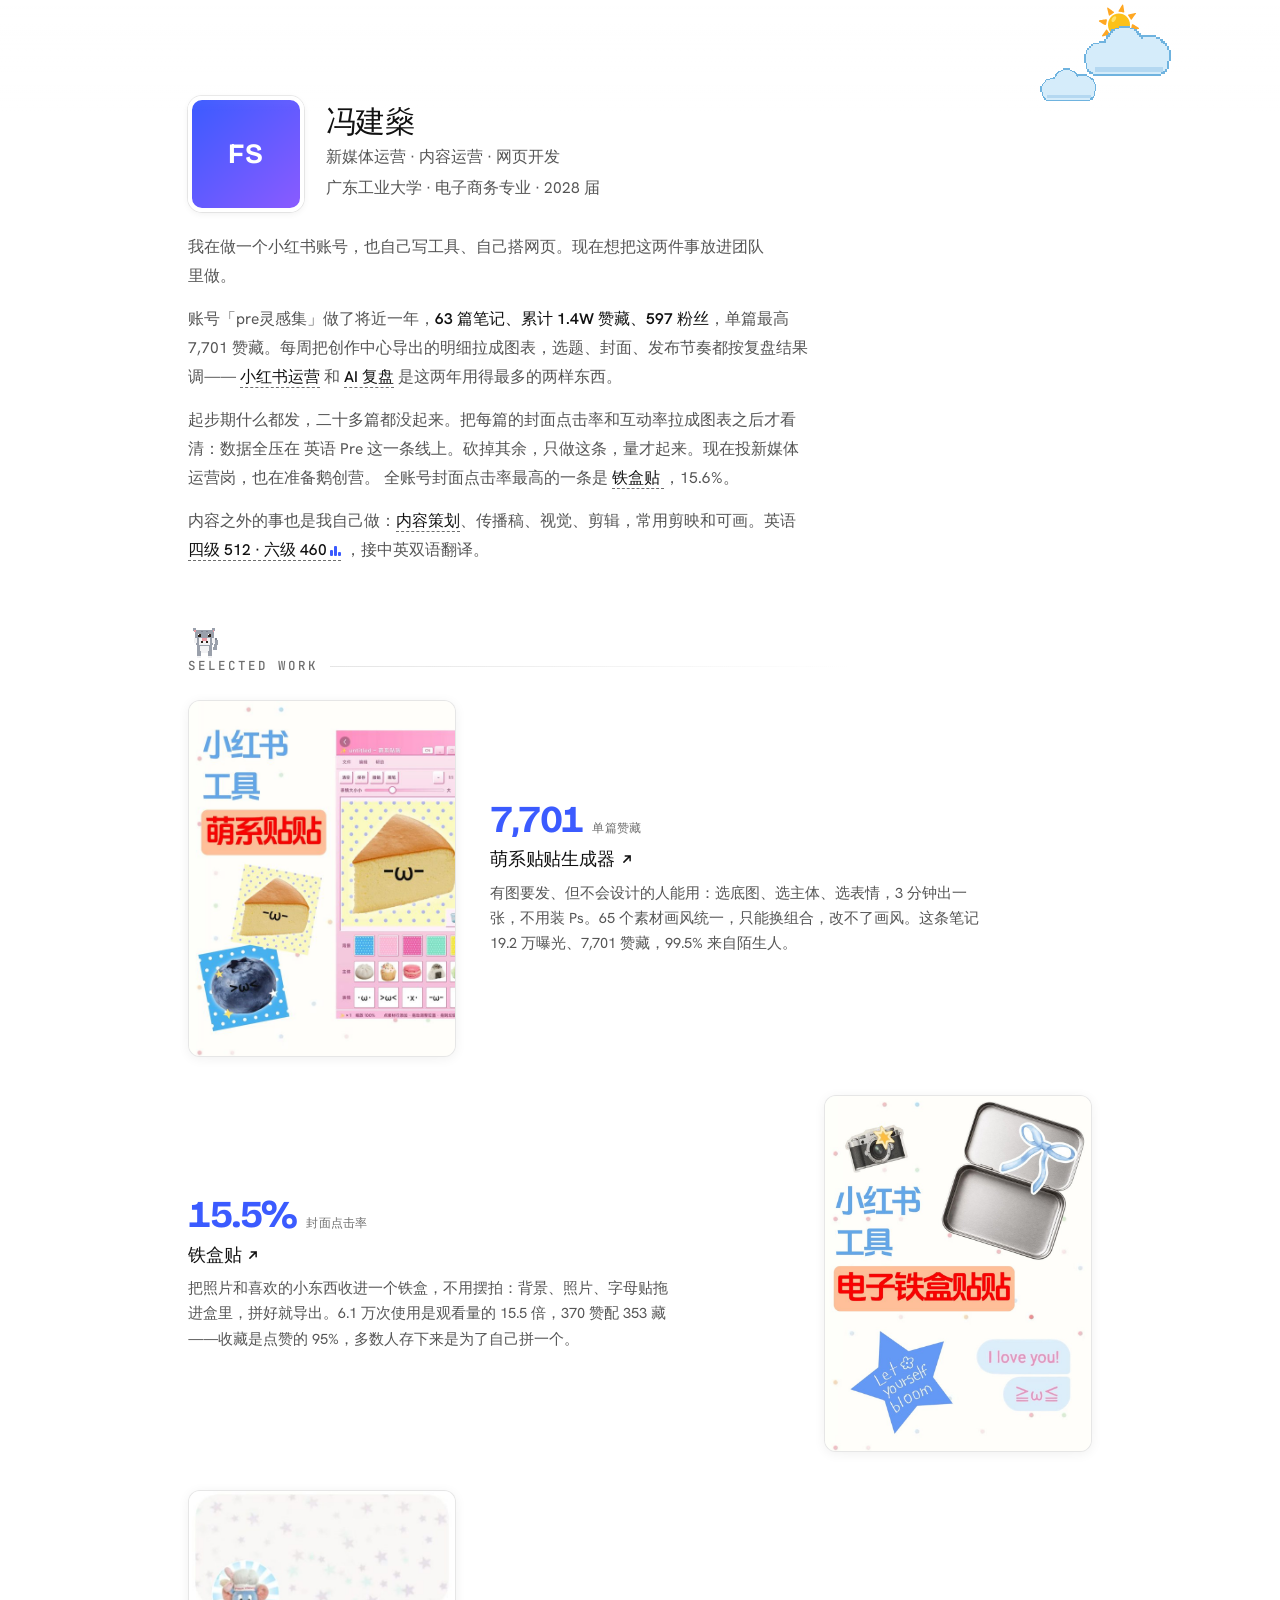
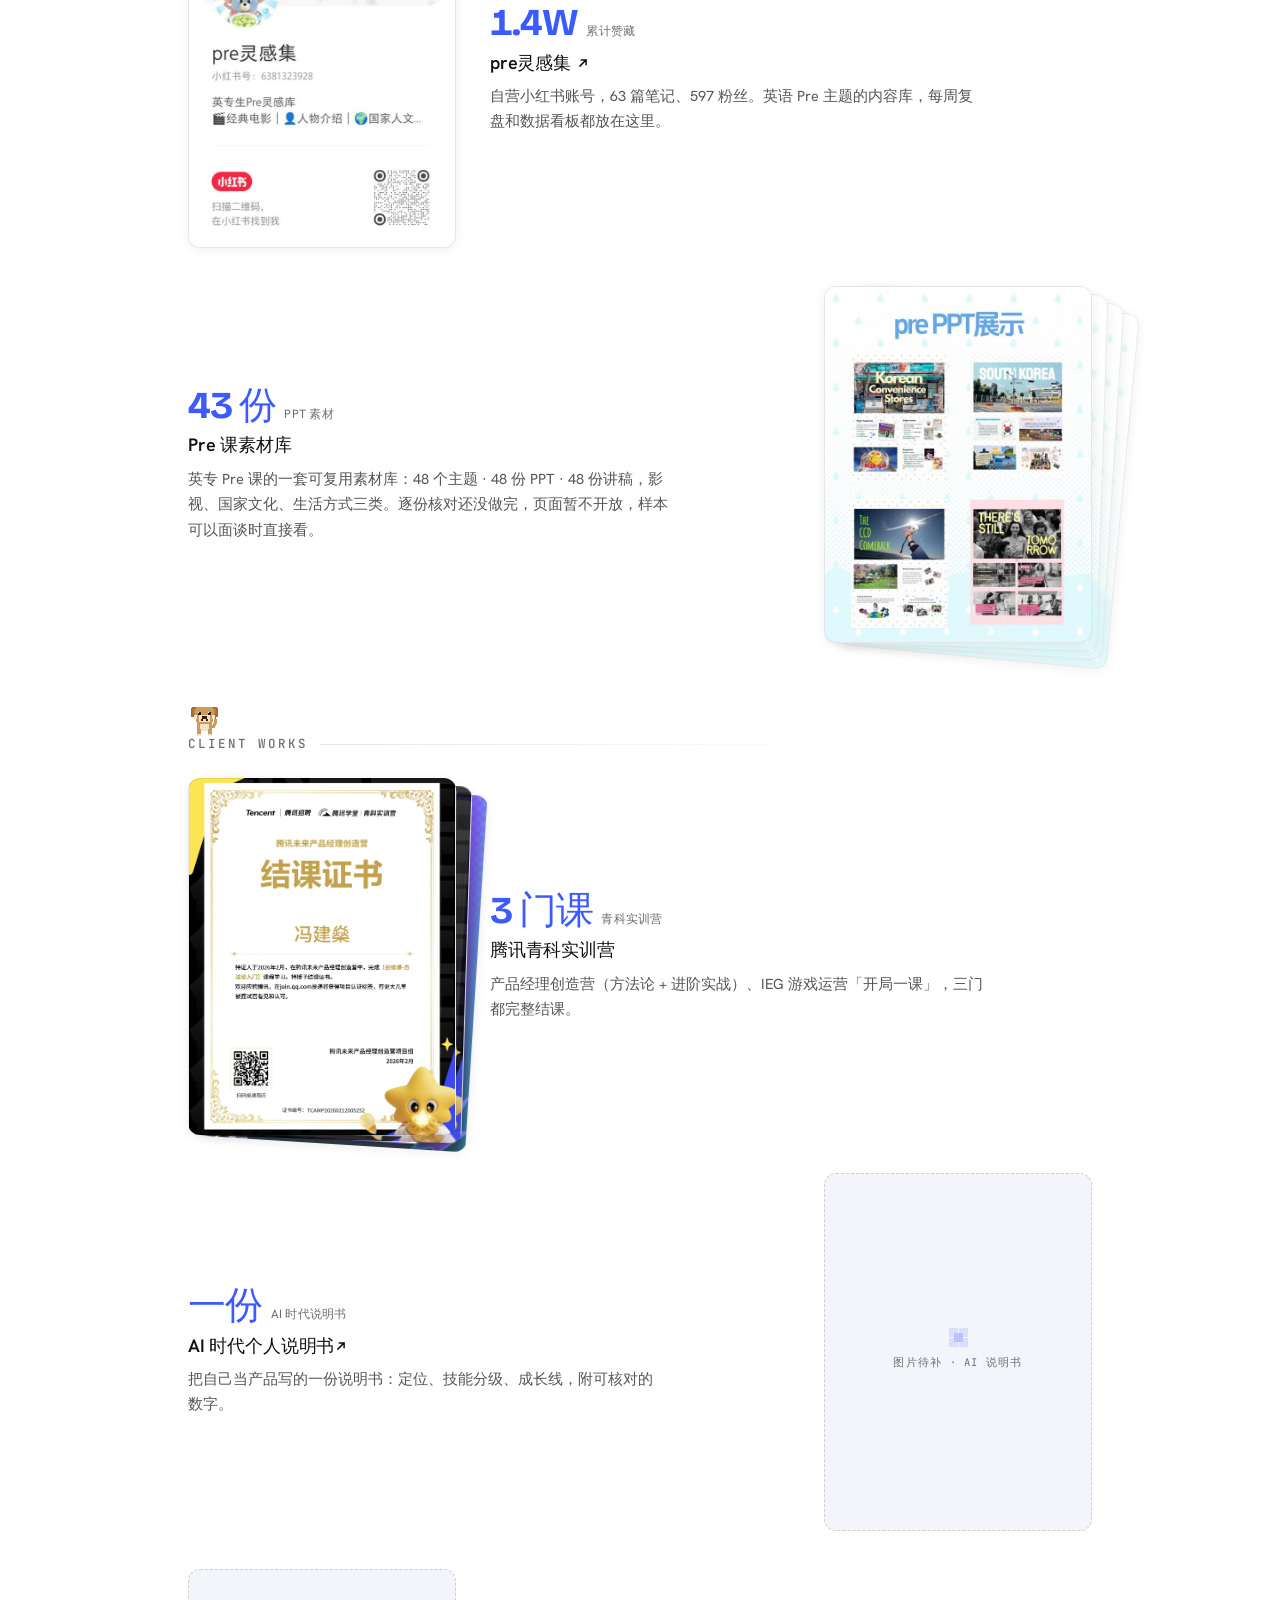
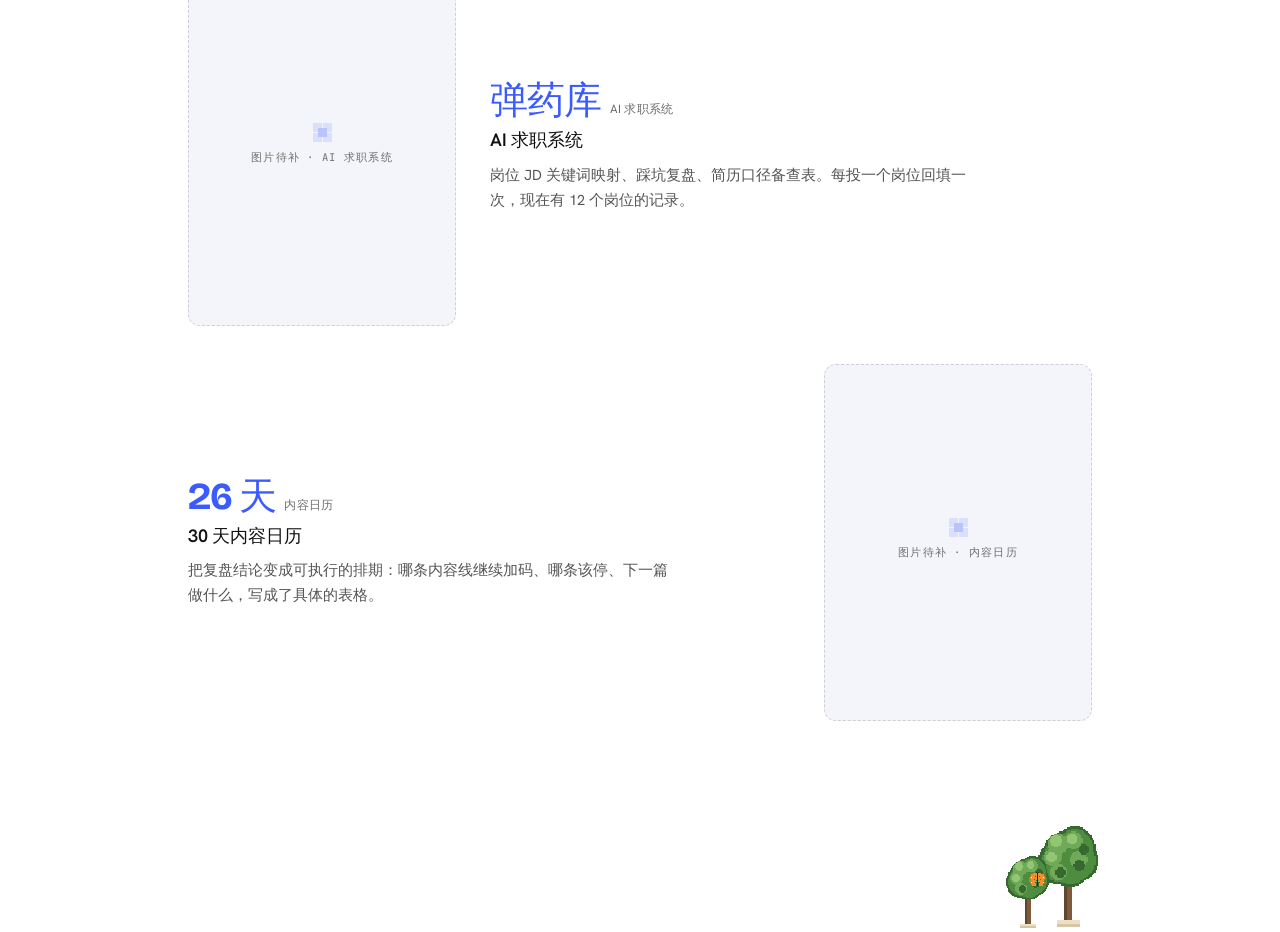
<file: index.html>
<!doctype html>
<html lang="zh-CN">
<head>
<meta charset="utf-8">
<meta name="viewport" content="width=device-width, initial-scale=1">
<title>冯建燊 · 个人作品集</title>
<meta name="description" content="冯建燊 · 个人作品集 —— 新媒体运营 / 内容运营 / 网页开发。63 篇小红书笔记、1.4W 赞藏、独立开发的贴纸工具与网页项目。">
<meta name="author" content="冯建燊">

<!-- 像素太阳 favicon（SVG 优先，PNG 兜底） -->
<link rel="icon" type="image/svg+xml" href="assets/img/favicon.svg">
<link rel="icon" type="image/png" sizes="32x32" href="assets/img/favicon.png">

<!-- 字体：已自托管在 assets/fonts/（latin 子集 woff2），断网也能正常显示。
     CSS 里保留了 Google Fonts 远程地址作为兜底源，本地加载失败时自动回退。 -->
<link rel="stylesheet" href="assets/css/tokens.css?v=20261115-18">
<link rel="stylesheet" href="assets/css/base.css?v=20261115-18">
<link rel="stylesheet" href="assets/css/home.css?v=20261115-18">
<link rel="stylesheet" href="assets/css/deco.css?v=20261115-18"></head>

<body>
<a class="skip-link" href="#content">跳到主要内容</a>

<!-- 右上角小箭头（复用符号） -->
<svg width="0" height="0" style="position:absolute" aria-hidden="true">
  <symbol id="i-arrow" viewBox="0 0 8 8">
    <path d="M1.5 6.5 6.5 1.5M6.5 1.5H2.6M6.5 1.5v3.9" fill="none" stroke="currentColor" stroke-width="1.2" stroke-linecap="round" stroke-linejoin="round"/>
  </symbol>
</svg>

<!-- 像素云（原站 PNG 贴图 + 滚动视差，见 deco.css / site.js） -->
<div class="deco cloud-1" aria-hidden="true"></div>
<div class="deco cloud-2" aria-hidden="true"></div>

<!-- 主题切换：手绘太阳 / 月亮（取自原站 SVG） -->
<button class="theme-toggle" id="theme-toggle" aria-label="切换深色模式" title="切换主题" type="button">
      <svg class="icon-sun" viewBox="0 0 128 128" aria-hidden="true"><path d="M37.41 41.95c-9.71 12.48-9.54 34.65 2.87 45.64c14.09 12.47 33.92 12.34 46.39.87c14.95-13.76 14.09-36.66.87-49.63c-13.29-13.04-37.04-13.72-50.13 3.12z" fill="#fcc11a"/><path d="M53 37.67c-3.84-1.7-8.04 2.93-9.87 6.09c-1.83 3.17-3.53 9.38.37 10.97c3.9 1.58 6.7-1.1 9.51-5.73c2.79-4.63 4.38-9.38-.01-11.33z" fill="#fee269"/><path d="M63 20.27c-.93 1.74-.62 3.08 1.23 3.52c1.85.44 13.36 2.31 14.33 2.37c1.41.09 1.93-.97 1.76-2.2c-.18-1.23-2.99-18.46-3.25-20.04S75.14.76 73.55 2.87S63.7 18.96 63 20.27z" fill="#ffa722"/><path d="M92.8 32.23c-1.81.56-1.76 1.67-.79 3.08c.97 1.41 7.65 11.6 8.26 12.31c.62.7 1.67.88 2.55-.18c.88-1.05 11.86-16.45 12.66-17.41c1.32-1.58.53-3.25-1.49-2.73c-1.54.41-20.05 4.58-21.19 4.93z" fill="#ffa722"/><path d="M106.6 61.86c-1.3-.74-2.99-.53-3.43 1.14c-.44 1.67-2.37 13.8-2.55 14.86s.62 2.11 1.93 1.85s19.45-2.95 20.66-3.25c2.11-.53 2.81-2.64.62-4.22c-1.42-1.03-16-9.68-17.23-10.38z" fill="#ffa722"/><path d="M92.09 90.6c1.4-.75 2.64-.18 2.99 1.41c.35 1.58 4.22 17.76 4.84 20.75c.31 1.5-1.41 2.73-2.81 1.85c-1.41-.88-16.69-11.53-17.67-12.4c-1.41-1.23-.43-2.51.26-3.16c1.4-1.33 11.07-7.74 12.39-8.45z" fill="#ffa722"/><path d="M49.54 99.48c-1.77-.17-2.29 1.41-2.02 2.81c.26 1.41 2.9 19.24 3.08 20.57c.26 1.93 2.29 2.73 3.6.79s10.35-16.4 11.08-17.76c1.32-2.46.35-2.99-.97-3.6c-1.31-.61-12.92-2.63-14.77-2.81z" fill="#ffa722"/><path d="M24.23 79c1.23-2.02 2.81-1.49 3.96.44c.78 1.32 7.38 10.2 8 11.16c.62.97.88 2.81-1.05 3.25c-1.95.45-17.68 4.58-20.14 5.02c-2.46.44-3.87-1.49-2.29-3.6c.92-1.24 10.82-15.12 11.52-16.27z" fill="#ffa722"/><path d="M20.89 63.7c2.25 1 3.31.64 3.78-.97c.62-2.11 2.46-11.78 2.55-13.98c.06-1.43-.53-2.81-2.73-2.46S6.47 48.85 4.45 49.55c-2.35.82-2.18 3.4-.62 4.22c1.85.97 15.47 9.23 17.06 9.93z" fill="#ffa722"/><path d="M48.23 26.78c1.27-1.01.88-2.46-.26-3.25c-1.14-.79-15.26-11-17.05-12.4c-1.58-1.23-3.52-.79-2.99 2.02c.38 2.02 4.88 19.7 5.19 20.92c.35 1.41 1.41 2.11 2.64 1.23c1.21-.87 11.15-7.46 12.47-8.52z" fill="#ffa722"/></svg>
      <svg class="icon-moon" viewBox="0 0 200 200" fill-rule="evenodd" clip-rule="evenodd" aria-hidden="true"><circle cx="100" cy="100" r="94.147" fill="#e4e2dc"/><clipPath id="tm-moon-clip"><circle cx="100" cy="100" r="94.147"/></clipPath><g clip-path="url(#tm-moon-clip)"><path d="M173.111-46.282l59.723 39.66 25.005 67.189-19.264 69.056-56.174 44.544-71.628 3.018-59.723-39.66-25.005-67.189L45.308 1.28l56.174-44.544 71.629-3.018z" fill="#f6f4ef"/></g><path d="M158.551 135.006l-4.072 2.503 6.822 5.83 1.8-4.404-4.55-3.929zM116.907 69.037l-6.653 4.089 11.145 9.525 2.941-7.195-7.433-6.419zM67.138 119.523l-4.542 2.791 7.61 6.503 2.007-4.912-5.075-4.382zM80.286 37.068l4.825-3.028-8.193-6.873-2.097 5.268 5.465 4.633zM143.466 148.273l5.198-3.261-8.826-7.403-2.259 5.674 5.887 4.99z" fill="#e4e2dc" fill-rule="nonzero"/><path d="M163.108 73.155l2.628 13.525-12.051 6.679-10.076-9.398 5.824-12.486 13.675 1.68zM83.672 53.684l-7.194 20.408-21.332-.919-5.99-20.976 17.63-12.045 16.886 13.532zM91.359 125.589l-5.626-25.934 22.927-13.364 19.794 17.674-10.692 24.288-26.403-2.664zM35.02 112.946l-3.955-14.875 12.902-8.012 11.929 9.923-5.53 14.145-15.346-1.181zM104.602 180.886l-15.004-13.214 8.155-17.962 20.044 2.111 4.233 19.268-17.428 9.797z" fill="#e4e2dc"/></svg>
    </button>

<!-- 左下角像素小鸟（滑翔 + 落地星星，见 deco.css / site.js） -->
<div class="bird" id="bird" aria-hidden="true">
  <div class="bird-lift">
    <span class="bird-stars"><span class="star star-1"></span><span class="star star-2"></span><span class="star star-3"></span></span>
    <svg data-art="bird"></svg>
  </div>
</div>

  <div class="page-shell">
  <main id="content" class="homepage">

    <!-- ============================================================
         MINIMAL 模式
         ============================================================ -->
    <article class="article">

      <!-- 头像 + 名字 -->
      <header class="page-header">
        <div class="profile-avatar" aria-hidden="true">FS</div>
        <div class="profile-info">
          <h1>冯建燊</h1>
          <p class="profile-role">新媒体运营 · 内容运营 · 网页开发</p>
          <p class="profile-meta">广东工业大学 · 电子商务专业 · 2028 届</p>
        </div>
      </header>

      <!-- 简介：kw span 是带 hover 彩蛋的关键词 -->
      <p>我在做一个小红书账号，也自己写工具、自己搭网页。现在想把这两件事放进团队里做。</p>

      <p>
        账号「pre灵感集」做了将近一年，<strong>63 篇笔记、累计 1.4W 赞藏、597 粉丝</strong>，单篇最高
        7,701 赞藏。每周把创作中心导出的明细拉成图表，选题、封面、发布节奏都按复盘结果调——
        <span class="kw kw-react">小红书运营</span> 和
        <span class="kw kw-gsap">AI 复盘</span> 是这两年用得最多的两样东西。
      </p>

      <p>
        起步期什么都发，二十多篇都没起来。把每篇的封面点击率和互动率拉成图表之后才看清：数据全压在
        英语 Pre 这一条线上。砍掉其余，只做这条，量才起来。现在投新媒体运营岗，也在准备鹅创营。
        全账号封面点击率最高的一条是 <span class="kw kw-seo">铁盒贴
          <span class="kw-pop" aria-hidden="true">
            <span><span class="kw-pop-line">370 赞 · 353 藏</span><span class="kw-pop-sub">封面点击率 15.6% →</span></span>
          </span>
        </span>，15.6%。
      </p>

      <p>
        内容之外的事也是我自己做：<span class="kw kw-figma">内容策划</span>、传播稿、视觉、剪辑，常用剪映和可画。英语
        <span class="kw kw-music">四级 512 · 六级 460<span class="kw-eq" aria-hidden="true"><span></span><span></span><span></span></span></span>
        ，接中英双语翻译。
      </p>

      <!-- Selected work -->
      <section class="post-list has-mascot">
        <span class="section-mascot mascot-cat" aria-hidden="true"><svg viewBox="0 0 31 32"><g class="dog-tail"><rect x="24" y="20" width="4" height="3" fill="#9aa0ab"/><rect x="25" y="17" width="3" height="3" fill="#9aa0ab"/><rect x="26" y="14" width="3" height="4" fill="#9aa0ab"/><rect x="25" y="12" width="3" height="2" fill="#7d828e"/></g><rect x="9" y="17" width="14" height="9" fill="#9aa0ab"/><rect x="12" y="19" width="8" height="7" fill="#f2f2f4"/><rect x="9" y="24" width="4" height="7" fill="#9aa0ab"/><rect x="19" y="24" width="4" height="7" fill="#9aa0ab"/><rect x="9" y="29" width="4" height="2" fill="#f2f2f4"/><rect x="19" y="29" width="4" height="2" fill="#f2f2f4"/><g class="dog-head"><rect x="5" y="2" width="3" height="3" fill="#9aa0ab"/><rect x="6" y="4" width="2" height="2" fill="#e89aa4"/><rect x="23" y="2" width="3" height="3" fill="#9aa0ab"/><rect x="23" y="4" width="2" height="2" fill="#e89aa4"/><rect x="8" y="4" width="16" height="2" fill="#9aa0ab"/><rect x="7" y="6" width="18" height="10" fill="#9aa0ab"/><rect x="13" y="5" width="2" height="1" fill="#7d828e"/><rect x="17" y="5" width="2" height="1" fill="#7d828e"/><rect x="8" y="16" width="16" height="2" fill="#9aa0ab"/><rect x="6" y="12" width="3" height="4" fill="#f2f2f4"/><rect x="23" y="12" width="3" height="4" fill="#f2f2f4"/><rect x="11" y="12" width="10" height="6" fill="#f2f2f4"/><rect x="10" y="8" width="3" height="3" fill="#2a2018"/><rect x="19" y="8" width="3" height="3" fill="#2a2018"/><rect x="10" y="8" width="1" height="1" fill="#ffffff"/><rect x="19" y="8" width="1" height="1" fill="#ffffff"/><rect x="14" y="12" width="4" height="3" fill="#e89aa4"/><rect x="13" y="15" width="2" height="1" fill="#2a2018"/><rect x="17" y="15" width="2" height="1" fill="#2a2018"/></g></svg></span>
        <h2 class="post-list-title">Selected work</h2>
        <ul class="project-list work-list">
          <!-- 左列：钴蓝指标；标题链接整体可点 -->
          <li class="project-item">
            <a class="project-media" href="works/cute-face-grid.html"><img src="assets/img/shots/cute-face-grid-cover.jpg" alt="萌系贴贴生成器 小红书封面：萌系贴贴" loading="lazy" decoding="async"></a>
            <div class="project-body">
              <div class="project-year"><span>7,701</span><span class="metric-label">单篇赞藏</span></div>
              <h3 class="project-title">
                <a class="project-title-link" href="works/cute-face-grid.html">
                  <span class="project-title-text">萌系贴贴生成器</span>
                  <svg class="project-title-arrow" width="10" height="10"><use href="#i-arrow"/></svg>
                </a>
              </h3>
              <p class="project-description">有图要发、但不会设计的人能用：选底图、选主体、选表情，3 分钟出一张，不用装 Ps。65 个素材画风统一，只能换组合，改不了画风。这条笔记 19.2 万曝光、7,701 赞藏，99.5% 来自陌生人。
              </p>
            </div>
          </li>
          <li class="project-item">
            <a class="project-media" href="works/tincase.html"><img src="assets/img/shots/tincase-cover.jpg" alt="铁盒贴 小红书封面：电子铁盒贴贴，两只铁皮盒和一台小相机" loading="lazy" decoding="async"></a>
            <div class="project-body">
              <div class="project-year"><span>15.6%</span><span class="metric-label">封面点击率</span></div>
              <h3 class="project-title">
                <a class="project-title-link" href="works/tincase.html">
                  <span class="project-title-text">铁盒贴</span>
                  <svg class="project-title-arrow" width="10" height="10"><use href="#i-arrow"/></svg>
                </a>
              </h3>
              <p class="project-description">把照片和喜欢的小东西收进一个铁盒，不用摆拍：背景、照片、字母贴拖进盒里，拼好就导出。6.1 万次使用是观看量的 15.5 倍，370 赞配 353 藏——收藏是点赞的 95%，多数人存下来是为了自己拼一个。
              </p>
            </div>
          </li>
          <li class="project-item">
            <a class="project-media" href="https://xhslink.cn/o/8sBwI0HFjC2" target="_blank" rel="noopener noreferrer"><img src="assets/img/shots/pre-card.jpg" alt="pre灵感集 小红书账号卡片" loading="lazy" decoding="async"></a>
            <div class="project-body">
              <div class="project-year"><span>1.4W</span><span class="metric-label">累计赞藏</span></div>
              <h3 class="project-title">
                <a class="project-title-link" href="https://xhslink.cn/o/8sBwI0HFjC2" target="_blank" rel="noopener noreferrer">
                  <span class="project-title-text">pre灵感集</span>
                  <svg class="project-title-arrow" width="10" height="10"><use href="#i-arrow"/></svg>
                </a>
              </h3>
              <p class="project-description">自营小红书账号，63 篇笔记、597 粉丝。英语 Pre 主题的内容库，每周复盘和数据看板都放在这里。
              </p>
            </div>
          </li>
          
          <li class="project-item">
            <span class="project-media project-media--stack" data-deck tabindex="0" role="group" aria-label="Pre 课素材库 图片组，滚轮或方向键切换">
              <span class="stack-card" style="background-image:url('assets/img/shots/pre-ppt.jpg')"></span>
              <span class="stack-card" style="background-image:url('assets/img/shots/pre-cat-film.webp')"></span>
              <span class="stack-card" style="background-image:url('assets/img/shots/pre-cat-culture.webp')"></span>
              <span class="stack-card" style="background-image:url('assets/img/shots/pre-cat-country.webp')"></span>
            </span>
            <div class="project-body">
              <div class="project-year"><span>48 份</span><span class="metric-label">PPT 素材</span></div>
              <h3 class="project-title">
                <span class="project-title-text">Pre 课素材库</span>
              </h3>
              <p class="project-description">英专 Pre 课的一套可复用素材库：48 个主题 · 48 份 PPT · 48 份讲稿，影视、国家文化、生活方式三类。逐份核对还没做完，页面暂不开放，样本可以面谈时直接看。
              </p>
            </div>
          </li>
        </ul>
      </section>

      <!-- Client works（超过 5 条自动出现 View all） -->
      <section class="post-list has-mascot">
        <span class="section-mascot mascot-dog" aria-hidden="true"><svg viewBox="0 0 31 32"><g class="dog-tail"><rect x="22" y="20" width="4" height="3" fill="#cf9b5d"/><rect x="24" y="18" width="3" height="3" fill="#cf9b5d"/><rect x="25" y="15" width="3" height="4" fill="#cf9b5d"/><rect x="24" y="13" width="3" height="2" fill="#a06d34"/></g><rect x="9" y="17" width="14" height="9" fill="#cf9b5d"/><rect x="12" y="19" width="8" height="7" fill="#f2e4c8"/><rect x="9" y="24" width="4" height="7" fill="#cf9b5d"/><rect x="19" y="24" width="4" height="7" fill="#cf9b5d"/><rect x="9" y="29" width="4" height="2" fill="#f2e4c8"/><rect x="19" y="29" width="4" height="2" fill="#f2e4c8"/><g class="dog-head"><rect x="3" y="4" width="6" height="9" fill="#a06d34"/><rect x="4" y="3" width="4" height="1" fill="#a06d34"/><rect x="23" y="4" width="6" height="9" fill="#a06d34"/><rect x="24" y="3" width="4" height="1" fill="#a06d34"/><rect x="5" y="5" width="3" height="5" fill="#b97f44"/><rect x="24" y="5" width="3" height="5" fill="#b97f44"/><rect x="8" y="3" width="16" height="2" fill="#cf9b5d"/><rect x="7" y="5" width="18" height="10" fill="#cf9b5d"/><rect x="8" y="15" width="16" height="2" fill="#cf9b5d"/><rect x="6" y="11" width="3" height="4" fill="#f2e4c8"/><rect x="23" y="11" width="3" height="4" fill="#f2e4c8"/><rect x="11" y="11" width="10" height="6" fill="#f2e4c8"/><rect x="10" y="8" width="3" height="3" fill="#2a2018"/><rect x="19" y="8" width="3" height="3" fill="#2a2018"/><rect x="10" y="8" width="1" height="1" fill="#ffffff"/><rect x="19" y="8" width="1" height="1" fill="#ffffff"/><rect x="14" y="12" width="4" height="3" fill="#2a2018"/><rect x="13" y="15" width="2" height="1" fill="#2a2018"/><rect x="17" y="15" width="2" height="1" fill="#2a2018"/></g></svg></span>
        <h2 class="post-list-title">Client works</h2>
        <ul class="project-list work-list">
          <li class="project-item">
            <span class="project-media project-media--stack" data-deck tabindex="0" role="group" aria-label="腾讯青科实训营 结课证书，滚轮或方向键切换">
              <span class="stack-card" style="background-image:url('assets/img/shots/tencent-pm-campus.webp')"></span>
              <span class="stack-card" style="background-image:url('assets/img/shots/tencent-pm-advanced.webp')"></span>
              <span class="stack-card" style="background-image:url('assets/img/shots/tencent-game-ops.webp')"></span>
            </span>
            <div class="project-body">
              <div class="project-year"><span>3 门课</span><span class="metric-label">青科实训营</span></div>
              <h3 class="project-title"><span class="project-title-text">腾讯青科实训营</span></h3>
              <p class="project-description">产品经理创造营（方法论 + 进阶实战）、IEG 游戏运营「开局一课」，三门都完整结课。</p>
            </div>
          </li>
          <li class="project-item">
            <span class="project-media project-media--empty"><span>图片待补 · AI 说明书</span></span>
            <div class="project-body">
              <div class="project-year"><span>一份</span><span class="metric-label">AI 时代说明书</span></div>
              <h3 class="project-title"><a class="project-title-link" href="demo/ai-manual.html"><span class="project-title-text">AI 时代个人说明书</span><svg class="project-title-arrow" width="10" height="10"><use href="#i-arrow"/></svg></a></h3>
              <p class="project-description">把自己当产品写的一份说明书：定位、技能分级、成长线，附可核对的数字。</p>
            </div>
          </li>
          <li class="project-item">
            <span class="project-media project-media--empty"><span>图片待补 · AI 求职系统</span></span>
            <div class="project-body">
              <div class="project-year"><span>弹药库</span><span class="metric-label">AI 求职系统</span></div>
              <h3 class="project-title"><span class="project-title-text">AI 求职系统</span></h3>
              <p class="project-description">岗位 JD 关键词映射、踩坑复盘、简历口径备查表。每投一个岗位回填一次，现在有 12 个岗位的记录。</p>
            </div>
          </li>
          <li class="project-item">
            <span class="project-media project-media--empty"><span>图片待补 · 内容日历</span></span>
            <div class="project-body">
              <div class="project-year"><span>30 天</span><span class="metric-label">内容日历</span></div>
              <h3 class="project-title"><span class="project-title-text">30 天内容日历</span></h3>
              <p class="project-description">把复盘结论变成可执行的排期：哪条内容线继续加码、哪条该停、下一篇做什么，写成了具体的表格。</p>
            </div>
          </li>
        </ul>
      </section>
    </article>
  </main>
  </div>


<!-- 页底两棵树（点击摇晃）+ 蝴蝶 -->
<div class="garden" aria-hidden="true">
  <div class="tree tree-1" role="button" tabindex="0" aria-label="摇一摇大树"></div>
<div class="tree tree-2" role="button" tabindex="0" aria-label="摇一摇小树"></div>
        <span class="butterfly"><span class="bf-inner"><span class="bf-layer bf-wl"><svg viewBox="0 0 17 14"><rect x="5" y="1" width="3" height="1" fill="#ef8f2e"/><rect x="3" y="2" width="5" height="1" fill="#ef8f2e"/><rect x="2" y="3" width="6" height="1" fill="#ef8f2e"/><rect x="1" y="4" width="7" height="1" fill="#ef8f2e"/><rect x="1" y="5" width="7" height="1" fill="#ef8f2e"/><rect x="2" y="6" width="6" height="1" fill="#ef8f2e"/><rect x="3" y="7" width="4" height="1" fill="#ef8f2e"/><rect x="3" y="8" width="5" height="1" fill="#ef8f2e"/><rect x="2" y="9" width="5" height="1" fill="#ef8f2e"/><rect x="3" y="10" width="4" height="1" fill="#ef8f2e"/><rect x="4" y="11" width="3" height="1" fill="#ef8f2e"/><rect x="1" y="4" width="1" height="1" fill="#d2701d"/><rect x="1" y="5" width="1" height="1" fill="#d2701d"/><rect x="2" y="3" width="1" height="1" fill="#d2701d"/><rect x="2" y="6" width="1" height="1" fill="#d2701d"/><rect x="2" y="9" width="1" height="1" fill="#d2701d"/><rect x="3" y="8" width="1" height="1" fill="#d2701d"/><rect x="3" y="10" width="1" height="1" fill="#d2701d"/><rect x="6" y="3" width="1" height="1" fill="#9c4f15"/><rect x="6" y="9" width="1" height="1" fill="#9c4f15"/><rect x="5" y="6" width="1" height="1" fill="#9c4f15"/><rect x="3" y="4" width="1" height="1" fill="#fff"/><rect x="3" y="9" width="1" height="1" fill="#fff"/></svg></span><span class="bf-layer bf-wr"><svg viewBox="0 0 17 14"><rect x="9" y="1" width="3" height="1" fill="#ef8f2e"/><rect x="9" y="2" width="5" height="1" fill="#ef8f2e"/><rect x="9" y="3" width="6" height="1" fill="#ef8f2e"/><rect x="9" y="4" width="7" height="1" fill="#ef8f2e"/><rect x="9" y="5" width="7" height="1" fill="#ef8f2e"/><rect x="9" y="6" width="6" height="1" fill="#ef8f2e"/><rect x="10" y="7" width="4" height="1" fill="#ef8f2e"/><rect x="9" y="8" width="5" height="1" fill="#ef8f2e"/><rect x="10" y="9" width="5" height="1" fill="#ef8f2e"/><rect x="10" y="10" width="4" height="1" fill="#ef8f2e"/><rect x="10" y="11" width="3" height="1" fill="#ef8f2e"/><rect x="15" y="4" width="1" height="1" fill="#d2701d"/><rect x="15" y="5" width="1" height="1" fill="#d2701d"/><rect x="14" y="3" width="1" height="1" fill="#d2701d"/><rect x="14" y="6" width="1" height="1" fill="#d2701d"/><rect x="14" y="9" width="1" height="1" fill="#d2701d"/><rect x="13" y="8" width="1" height="1" fill="#d2701d"/><rect x="13" y="10" width="1" height="1" fill="#d2701d"/><rect x="10" y="3" width="1" height="1" fill="#9c4f15"/><rect x="10" y="9" width="1" height="1" fill="#9c4f15"/><rect x="11" y="6" width="1" height="1" fill="#9c4f15"/><rect x="13" y="4" width="1" height="1" fill="#fff"/><rect x="13" y="9" width="1" height="1" fill="#fff"/></svg></span><span class="bf-layer bf-body"><svg viewBox="0 0 17 14"><rect x="8" y="2" width="1" height="10" fill="#2e2418"/><rect x="8" y="1" width="1" height="1" fill="#2e2418"/><rect x="7" y="0" width="1" height="1" fill="#2e2418"/><rect x="9" y="0" width="1" height="1" fill="#2e2418"/><rect x="6" y="0" width="1" height="1" fill="#9c4f15"/><rect x="10" y="0" width="1" height="1" fill="#9c4f15"/></svg></span></span></span>
    </div>
</div>

<script src="assets/js/site.js?v=20261115-75"></script>
</body>
</html>
</file>
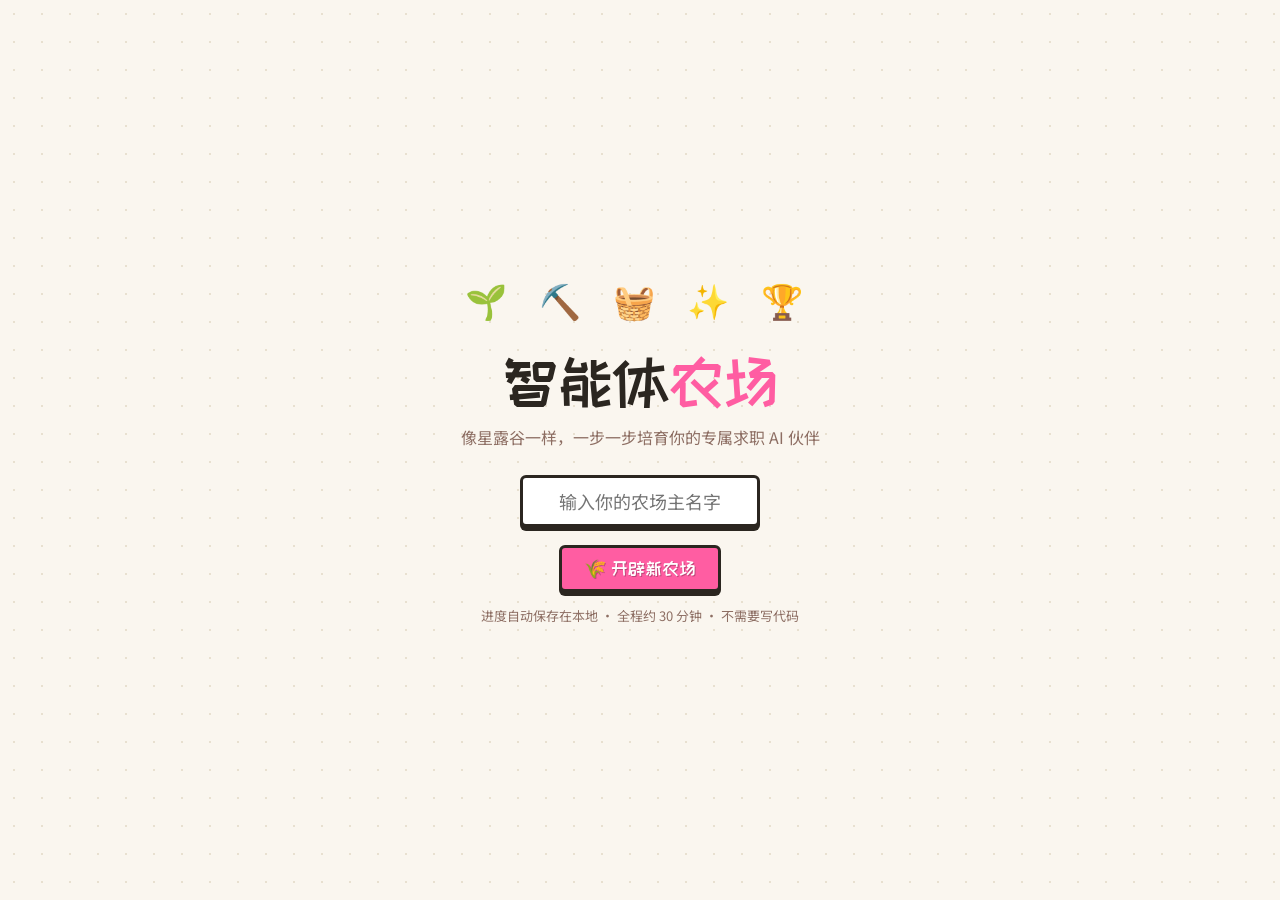
<file: demo/agent-farm.html>
<!DOCTYPE html>
<html lang="zh-CN">
<head>
<meta charset="UTF-8">
<meta name="viewport" content="width=device-width, initial-scale=1.0">
<title>智能体农场 · 培育你的求职AI伙伴</title>
<link rel="preconnect" href="https://fonts.googleapis.com">
<link rel="preconnect" href="https://fonts.gstatic.com" crossorigin>
<link href="https://fonts.googleapis.com/css2?family=ZCOOL+KuaiLe&family=Noto+Sans+SC:wght@400;500;700;900&display=swap" rel="stylesheet">
<style>
:root{
  --cream:#FAF6EF; --brown:#2B2620; --pink:#FF5DA2; --cyan:#22D3EE;
  --green:#7CB342; --gold:#F5B841; --wood:#8D6E63; --panel:#FFFDF7;
}
*{margin:0;padding:0;box-sizing:border-box;}
body{
  font-family:'Noto Sans SC',sans-serif; background:var(--cream); color:var(--brown);
  background-image:radial-gradient(circle,#e8e0d0 1.5px,transparent 1.5px); background-size:28px 28px;
  min-height:100vh;
}
.pixel{font-family:'ZCOOL KuaiLe','Noto Sans SC',sans-serif;}
.wrap{max-width:860px;margin:0 auto;padding:16px;}
/* ---------- 像素风面板 ---------- */
.panel{
  background:var(--panel); border:4px solid var(--brown); border-radius:6px;
  box-shadow:0 6px 0 rgba(43,38,32,.35), inset 0 0 0 3px #fff;
  padding:18px; position:relative;
}
.btn{
  font-family:'ZCOOL KuaiLe','Noto Sans SC',sans-serif; cursor:pointer; user-select:none;
  background:var(--green); color:#fff; border:3px solid var(--brown); border-radius:6px;
  padding:10px 22px; font-size:18px; box-shadow:0 4px 0 var(--brown);
  transition:transform .06s, box-shadow .06s; text-shadow:1px 1px 0 rgba(0,0,0,.25);
}
.btn:hover{transform:translateY(-2px);box-shadow:0 6px 0 var(--brown);}
.btn:active{transform:translateY(2px);box-shadow:0 2px 0 var(--brown);}
.btn.pink{background:var(--pink);}
.btn.cyan{background:var(--cyan);color:var(--brown);text-shadow:none;}
.btn.gray{background:#B7AFA4;}
.btn:disabled{opacity:.45;cursor:not-allowed;transform:none;}
/* ---------- 开始界面 ---------- */
#start-screen{min-height:100vh;display:flex;flex-direction:column;align-items:center;justify-content:center;text-align:center;padding:20px;}
.game-logo{
  font-family:'ZCOOL KuaiLe','Noto Sans SC',sans-serif; font-size:clamp(34px,7vw,60px);
  color:var(--brown); line-height:1.25; margin-bottom:6px;
}
.game-logo em{font-style:normal;color:var(--pink);}
.sub-logo{color:var(--wood);font-size:16px;margin-bottom:26px;}
.seed-row{font-size:34px;letter-spacing:12px;margin-bottom:20px;}
.name-input{
  font-family:'Noto Sans SC',sans-serif; font-size:18px; text-align:center;
  border:3px solid var(--brown); border-radius:6px; padding:10px 14px; width:240px;
  background:#fff; outline:none; box-shadow:0 4px 0 var(--brown);
}
.name-input:focus{border-color:var(--pink);}
.continue-tip{margin-top:14px;font-size:13px;color:var(--wood);}
/* ---------- HUD ---------- */
#hud{
  display:flex;flex-wrap:wrap;gap:8px;align-items:center;justify-content:space-between;
  background:var(--panel);border:4px solid var(--brown);border-radius:6px;
  box-shadow:0 5px 0 rgba(43,38,32,.35);padding:10px 14px;margin-bottom:14px;position:sticky;top:10px;z-index:50;
}
.hud-left{display:flex;align-items:center;gap:10px;flex-wrap:wrap;}
.avatar{
  width:44px;height:44px;border:3px solid var(--brown);border-radius:6px;background:#FFE9F3;
  display:flex;align-items:center;justify-content:center;font-size:24px;flex:none;
}
.player-name{font-weight:900;font-size:15px;}
.lvl-tag{font-size:12px;color:var(--pink);font-weight:700;}
.xp-bar{width:110px;height:12px;background:#E8E0D0;border:2px solid var(--brown);border-radius:4px;overflow:hidden;}
.xp-fill{height:100%;background:var(--pink);width:0%;transition:width .4s;}
.hud-stats{display:flex;gap:8px;flex-wrap:wrap;}
.stat-chip{
  border:3px solid var(--brown);border-radius:6px;background:#fff;
  padding:4px 10px;font-size:14px;font-weight:700;display:flex;align-items:center;gap:4px;
  box-shadow:0 3px 0 var(--brown);
}
/* ---------- 地图 ---------- */
.zone-grid{display:grid;grid-template-columns:repeat(auto-fit,minmax(230px,1fr));gap:14px;}
.zone-card{
  background:var(--panel);border:4px solid var(--brown);border-radius:8px;padding:16px;
  box-shadow:0 5px 0 rgba(43,38,32,.35);cursor:pointer;transition:transform .1s;position:relative;overflow:hidden;
}
.zone-card:hover{transform:translateY(-4px) rotate(-.5deg);}
.zone-card.locked{filter:grayscale(1);opacity:.55;cursor:not-allowed;}
.zone-card.locked:hover{transform:none;}
.zone-card.done{background:#F0F7E6;border-color:var(--green);}
.zone-icon{font-size:38px;margin-bottom:6px;}
.zone-title{font-family:'ZCOOL KuaiLe','Noto Sans SC',sans-serif;font-size:20px;margin-bottom:2px;}
.zone-phase{display:inline-block;font-size:11px;font-weight:900;color:#fff;background:var(--brown);border-radius:4px;padding:2px 8px;margin-bottom:6px;}
.zone-card.done .zone-phase{background:var(--green);}
.zone-desc{font-size:13px;color:var(--wood);line-height:1.5;}
.zone-progress{margin-top:10px;font-size:12px;font-weight:700;color:var(--pink);}
.zone-badge{position:absolute;top:10px;right:10px;font-size:22px;}
/* ---------- 区域视图 ---------- */
.npc-row{display:flex;gap:14px;align-items:flex-start;margin-bottom:14px;}
.npc-face{
  font-size:44px;width:64px;height:64px;flex:none;border:4px solid var(--brown);border-radius:8px;
  background:#FFF3D6;display:flex;align-items:center;justify-content:center;box-shadow:0 4px 0 var(--brown);
}
.dialogue{
  flex:1;background:#FFF9E8;border:3px solid var(--brown);border-radius:6px;padding:12px 14px;
  font-size:15px;line-height:1.7;min-height:64px;box-shadow:0 4px 0 rgba(43,38,32,.3);
}
.dialogue b{color:var(--pink);}
.task-list{display:flex;flex-direction:column;gap:10px;}
.task-item{
  display:flex;align-items:center;gap:12px;background:#fff;border:3px solid var(--brown);
  border-radius:6px;padding:10px 14px;cursor:pointer;transition:transform .08s;box-shadow:0 3px 0 var(--brown);
}
.task-item:hover{transform:translateX(4px);}
.task-item.done{background:#EFF7E9;border-color:var(--green);cursor:default;}
.task-item.done:hover{transform:none;}
.task-item.locked-t{opacity:.5;cursor:not-allowed;}
.task-item.locked-t:hover{transform:none;}
.task-ico{font-size:24px;flex:none;}
.task-name{font-weight:900;font-size:15px;}
.task-meta{font-size:12px;color:var(--wood);}
.task-check{margin-left:auto;font-size:20px;flex:none;}
/* ---------- 任务表单 ---------- */
.task-form{margin-top:14px;}
.q-label{font-weight:900;font-size:14px;margin:12px 0 6px;display:block;}
.q-hint{font-size:12px;color:var(--wood);margin-bottom:8px;}
.t-input,.t-area{
  width:100%;font-family:'Noto Sans SC',sans-serif;font-size:14px;border:3px solid var(--brown);
  border-radius:6px;padding:9px 12px;background:#fff;outline:none;
}
.t-area{resize:vertical;min-height:70px;line-height:1.6;}
.t-input:focus,.t-area:focus{border-color:var(--pink);}
.choice-grid{display:grid;grid-template-columns:repeat(auto-fit,minmax(150px,1fr));gap:10px;}
.choice-card{
  border:3px solid var(--brown);border-radius:6px;background:#fff;padding:12px 10px;text-align:center;
  cursor:pointer;transition:all .1s;box-shadow:0 3px 0 var(--brown);
}
.choice-card:hover{transform:translateY(-2px);}
.choice-card.sel{background:#FFE9F3;border-color:var(--pink);box-shadow:0 3px 0 var(--pink);}
.choice-card .c-ico{font-size:26px;}
.choice-card .c-name{font-weight:900;font-size:14px;margin:4px 0 2px;}
.choice-card .c-desc{font-size:11px;color:var(--wood);line-height:1.45;}
.chip-row{display:flex;flex-wrap:wrap;gap:8px;}
.chip{
  border:3px solid var(--brown);border-radius:20px;background:#fff;padding:6px 14px;
  font-size:13px;font-weight:700;cursor:pointer;transition:all .1s;
}
.chip.sel{background:var(--cyan);border-color:var(--brown);transform:scale(1.05);}
.check-item{
  display:flex;gap:10px;align-items:flex-start;background:#fff;border:3px solid var(--brown);
  border-radius:6px;padding:10px 12px;margin-bottom:8px;cursor:pointer;font-size:13px;line-height:1.5;
}
.check-item .box{
  width:20px;height:20px;flex:none;border:3px solid var(--brown);border-radius:4px;background:#fff;
  display:flex;align-items:center;justify-content:center;font-size:13px;font-weight:900;
}
.check-item.on{background:#EFF7E9;}
.check-item.on .box{background:var(--green);color:#fff;}
.formula-steps{display:flex;flex-wrap:wrap;gap:8px;margin-bottom:10px;}
.f-step{
  border:3px dashed var(--brown);border-radius:6px;padding:8px 12px;font-size:13px;font-weight:700;
  cursor:pointer;background:#fff;
}
.f-step.used{opacity:.3;cursor:not-allowed;}
.f-slot{
  border:3px solid var(--brown);border-radius:6px;padding:8px 12px;font-size:13px;font-weight:900;
  background:#FFF3D6;min-width:90px;text-align:center;
}
.f-slot.ok{background:var(--green);color:#fff;}
.feedback-box{
  background:#E8F7FA;border:3px solid var(--cyan);border-radius:6px;padding:12px;margin-top:10px;
  font-size:13px;line-height:1.7;display:none;
}
.feedback-box.show{display:block;}
.reward-line{display:flex;gap:14px;align-items:center;margin-top:14px;flex-wrap:wrap;}
/* ---------- 背包 / 证书 ---------- */
.modal-mask{
  position:fixed;inset:0;background:rgba(43,38,32,.55);z-index:100;display:none;
  align-items:center;justify-content:center;padding:16px;
}
.modal-mask.show{display:flex;}
.modal{
  background:var(--panel);border:5px solid var(--brown);border-radius:10px;max-width:560px;width:100%;
  max-height:86vh;overflow-y:auto;padding:22px;box-shadow:0 10px 0 rgba(0,0,0,.3);
}
.modal h3{font-family:'ZCOOL KuaiLe','Noto Sans SC',sans-serif;font-size:22px;margin-bottom:12px;text-align:center;}
.item-row{
  display:flex;align-items:center;gap:12px;background:#fff;border:3px solid var(--brown);
  border-radius:6px;padding:9px 12px;margin-bottom:8px;
}
.item-row .i-ico{font-size:24px;}
.item-row .i-name{font-weight:900;font-size:14px;}
.item-row .i-desc{font-size:12px;color:var(--wood);}
.cert{
  border:5px double var(--gold);border-radius:8px;padding:18px;background:#FFFDF2;
  font-size:13px;line-height:1.9;
}
.cert h4{text-align:center;font-family:'ZCOOL KuaiLe','Noto Sans SC',sans-serif;font-size:20px;color:var(--pink);margin-bottom:8px;}
.cert .ck{color:var(--wood);}
.cert b{color:var(--brown);}
/* ---------- Toast ---------- */
#toast{
  position:fixed;left:50%;bottom:30px;transform:translateX(-50%) translateY(20px);
  background:var(--brown);color:#fff;border:3px solid #fff;border-radius:8px;
  padding:10px 20px;font-weight:700;font-size:14px;opacity:0;pointer-events:none;
  transition:all .3s;z-index:200;max-width:90vw;text-align:center;
}
#toast.show{opacity:1;transform:translateX(-50%) translateY(0);}
/* ---------- 其他 ---------- */
.back-row{display:flex;justify-content:space-between;align-items:center;margin-bottom:12px;gap:8px;flex-wrap:wrap;}
.zone-head-title{font-family:'ZCOOL KuaiLe','Noto Sans SC',sans-serif;font-size:22px;}
.sleep-zone{margin-top:20px;text-align:center;}
.hidden{display:none!important;}
@media(max-width:520px){.xp-bar{width:70px;}.npc-face{width:52px;height:52px;font-size:34px;}}
</style>
</head>
<body>

<!-- ============ 开始界面 ============ -->
<div id="start-screen">
  <div class="seed-row">🌱 ⛏️ 🧺 ✨ 🏆</div>
  <div class="game-logo">智能体<em>农场</em></div>
  <div class="sub-logo">像星露谷一样，一步一步培育你的专属求职 AI 伙伴</div>
  <input class="name-input" id="player-name" maxlength="10" placeholder="输入你的农场主名字">
  <div style="margin-top:18px;display:flex;gap:12px;flex-wrap:wrap;justify-content:center;">
    <button class="btn pink" id="btn-start">🌾 开辟新农场</button>
    <button class="btn cyan hidden" id="btn-continue">📂 继续游戏</button>
  </div>
  <div class="continue-tip">进度自动保存在本地 · 全程约 30 分钟 · 不需要写代码</div>
</div>

<!-- ============ 游戏主界面 ============ -->
<div id="game" class="wrap hidden">
  <!-- HUD -->
  <div id="hud">
    <div class="hud-left">
      <div class="avatar" id="hud-avatar">🧑‍🌾</div>
      <div>
        <div class="player-name" id="hud-name">农场主</div>
        <div style="display:flex;align-items:center;gap:6px;">
          <span class="lvl-tag" id="hud-lvl">Lv.1 新手农夫</span>
          <div class="xp-bar"><div class="xp-fill" id="hud-xp"></div></div>
        </div>
      </div>
    </div>
    <div class="hud-stats">
      <div class="stat-chip" title="第几天">📅 第 <span id="hud-day">1</span> 天</div>
      <div class="stat-chip" title="精力，任务会消耗">⚡ <span id="hud-energy">10</span>/<span id="hud-maxEnergy">10</span></div>
      <div class="stat-chip" title="金币">🪙 <span id="hud-coins">0</span></div>
      <div class="stat-chip" style="cursor:pointer" id="btn-backpack">🎒 背包</div>
      <button class="btn cyan" style="padding:5px 12px;font-size:14px;" id="btn-sleep" title="睡觉恢复精力，推进到下一天">😴 睡觉</button>
    </div>
  </div>

  <!-- 地图视图 -->
  <div id="map-view">
    <div class="panel" style="margin-bottom:14px;">
      <div style="font-family:'ZCOOL KuaiLe',sans-serif;font-size:20px;">🗺️ 你的农场地图</div>
      <div style="font-size:13px;color:var(--wood);margin-top:4px;line-height:1.6;">
        传说中，把 <b>简历、JD 和题库</b> 三颗种子种进地里，就能长出一个替你面试的智能体。<br>
        按 <b>开垦 → 采集 → 建造 → 浇灌 → 收获</b> 的顺序经营，每完成一个任务都会获得材料。
      </div>
    </div>
    <div class="zone-grid" id="zone-grid"></div>
    <div class="panel sleep-zone" style="margin-top:14px;">
      <div style="font-size:13px;color:var(--wood);margin-bottom:8px;">💡 精力用完了？点右上角「😴 睡觉」——就像游戏里一样，休息是为了走更远的路（现实中=每天15分钟，细水长流）</div>
    </div>
  </div>

  <!-- 区域视图 -->
  <div id="zone-view" class="hidden">
    <div class="back-row">
      <button class="btn gray" style="padding:6px 14px;font-size:14px;" id="btn-back">← 回地图</button>
      <div class="zone-head-title" id="zone-title"></div>
    </div>
    <div class="panel">
      <div class="npc-row">
        <div class="npc-face" id="npc-face"></div>
        <div class="dialogue" id="npc-dialogue"></div>
      </div>
      <div class="task-list" id="task-list"></div>
      <div id="task-form-area" class="task-form"></div>
    </div>
  </div>
</div>

<!-- 背包 -->
<div class="modal-mask" id="backpack-mask">
  <div class="modal">
    <h3>🎒 农夫背包</h3>
    <div id="backpack-items"></div>
    <div style="text-align:center;margin-top:14px;">
      <button class="btn" id="btn-close-backpack">关闭</button>
    </div>
  </div>
</div>

<!-- 证书 -->
<div class="modal-mask" id="cert-mask">
  <div class="modal">
    <h3>🏆 智能体培育毕业证书</h3>
    <div class="cert" id="cert-body"></div>
    <div style="text-align:center;margin-top:14px;display:flex;gap:10px;justify-content:center;flex-wrap:wrap;">
      <button class="btn pink" id="btn-copy-cert">📋 复制全文</button>
      <button class="btn gray" id="btn-close-cert">关闭</button>
    </div>
  </div>
</div>

<div id="toast"></div>

<script>
/* =====================================================
   智能体农场 —— 星露谷式求职智能体养成游戏
   Phase0定位(开垦) → Phase1弹药(采集) → Phase2创建(建造)
   → Phase3调教(浇灌) → 验收(收获节)
===================================================== */
const $ = s => document.querySelector(s);
const SAVE_KEY = 'agent-farm-save-v1';

/* ---------- 关卡数据 ---------- */
const ZONES = [
{
  id:'farm', icon:'🌱', name:'开垦农田', phase:'PHASE 0 · 定位',
  npc:'👴 老村长', face:'🧙‍♂️',
  intro:'欢迎来到智能体农场！开垦前先想清楚：<b>你要种出一个什么样的伙伴？</b>回答我 4 个问题，农田就翻好了。',
  tasks:[
    { id:'t1', icon:'🏷️', name:'给智能体起名字', meta:'消耗⚡2 · 奖励🪙10 · 掉落【名字铭牌】', cost:2, xp:20, coins:10, item:'🏷️ 名字铭牌', itemDesc:'它有名字了！',
      form:{type:'text', label:'你想叫它什么？（比如：鹅厂面试官小腾 / Offer陪练）', hint:'好名字=角色+职能，一看就知道它是干嘛的', key:'name'} },
    { id:'t2', icon:'🎭', name:'选定人设（3选1）', meta:'消耗⚡2 · 奖励🪙10 · 掉落【人设种子】', cost:2, xp:20, coins:10, item:'🎭 人设种子', itemDesc:'决定它用哪种口吻和你说话',
      form:{type:'choice', key:'persona', options:[
        {ico:'👔', name:'犀利面试官', desc:'扮演面试官直接出题+点评，代入感最强'},
        {ico:'🤝', name:'温和陪练', desc:'陪你慢慢练，以你的档案为核心展开'},
        {ico:'🧐', name:'行业前辈', desc:'偏运营思维教学，帮你建立行业认知'}]}},
    { id:'t3', icon:'🧰', name:'分配职责（可多选）', meta:'消耗⚡2 · 奖励🪙10 · 掉落【职责清单】', cost:2, xp:20, coins:10, item:'🧰 职责清单', itemDesc:'它每天帮你干哪些活',
      form:{type:'multi', key:'duties', hint:'新手建议先选 1-2 个，跑通后再加', options:[
        '🎤 模拟面试出题','📄 简历逐条打磨','📦 作品集包装','📊 失分复盘分析','🗣️ 英文面试陪练']}},
    { id:'t4', icon:'💬', name:'定点评风格（3选1）', meta:'消耗⚡2 · 奖励🪙10 · 掉落【风格蓝图】', cost:2, xp:20, coins:10, item:'💬 风格蓝图', itemDesc:'它怎么给你反馈',
      form:{type:'choice', key:'style', options:[
        {ico:'🧾', name:'面试官式', desc:'先总评分 → 再拆维度 → 最后给修改版（最推荐）'},
        {ico:'✏️', name:'教练式', desc:'每句话直接给改写版，适合快速抄作业'},
        {ico:'🎯', name:'陪练式', desc:'只提问不给答案，逼你自己迭代，强度最大'}]}},
  ]
},
{
  id:'forest', icon:'🌲', name:'迷雾森林采集', phase:'PHASE 1 · 备弹药',
  npc:'🧝‍♀️ 采集师梅露', face:'🧝‍♀️',
  intro:' 农田翻好了！但种子还没着落。传说<b>三颗神种子</b>藏在森林深处：<b>个人档案、岗位JD、面试题库</b>。<br>记住老话：<b>智能体强不强，80% 看你喂了什么。</b>',
  tasks:[
    { id:'t5', icon:'📋', name:'采集【个人档案】种子', meta:'消耗⚡3 · 奖励🪙20 · 掉落【档案种子】', cost:3, xp:30, coins:20, item:'📋 档案种子', itemDesc:'让 AI 一开口就认识你',
      form:{type:'text', label:'写下你的 3 个经历亮点（一行一个）', hint:'例如：独立运营小红书账号，51篇笔记累计7996赞藏 / 会用数据复盘内容 / 做过2款小工具', key:'profile', area:true} },
    { id:'t6', icon:'🗺️', name:'采集【岗位JD】地图', meta:'消耗⚡3 · 奖励🪙20 · 掉落【JD地图】', cost:3, xp:30, coins:20, item:'🗺️ JD地图', itemDesc:'定好靶心，练习才有针对性',
      form:{type:'jd', key:'jd'} },
    { id:'t7', icon:'📚', name:'采集【题库】种子包', meta:'消耗⚡3 · 奖励🪙20 · 掉落【题库种子包】', cost:3, xp:30, coins:20, item:'📚 题库种子包', itemDesc:'经历类/运营思维/行业认知/情景类/HR类',
      form:{type:'text', label:'写下你最怕被问到的 3 道面试题', hint:'写不出就抄通用模板：①介绍一下你自己 ②你有什么出彩的经历 ③你为什么选我们公司', key:'questions', area:true} },
  ]
},
{
  id:'workshop', icon:'🔨', name:'山间工坊组装', phase:'PHASE 2 · 创建',
  npc:'🧑‍🔧 铁匠罗盘', face:'👩‍🔧',
  intro:'材料齐了！把它放进锻造炉，<b>你不用写一行代码</b>——对着 AI 助手说一句话，它就帮你把专家包组装出来。',
  tasks:[
    { id:'t8', icon:'⚙️', name:'锻造：投料进炉', meta:'消耗⚡2 · 奖励🪙20 · 掉落【专家包核心】', cost:2, xp:30, coins:20, item:'⚙️ 专家包核心', itemDesc:'名字+人设+职责+风格 已装配',
      form:{type:'forge', key:'forge'} },
    { id:'t9', icon:'📣', name:'说出创建咒语', meta:'消耗⚡2 · 奖励🪙10 · 掉落【咒语纸条】', cost:2, xp:20, coins:10, item:'📜 咒语纸条', itemDesc:'一句话让 AI 帮你建包',
      form:{type:'choice', key:'spell', options:[
        {ico:'✅', name:'标准咒语（推荐）', desc:'「帮我创建一个专家包：名字叫____，人设是____，职责是____，点评风格是____，用我背包里的资料初始化。」'},
        {ico:'⚡', name:'极简咒语', desc:'「按下面的档案，帮我建一个面试陪练智能体。」（然后粘贴档案）'},
        {ico:'🧑‍🏫', name:'手把手咒语', desc:'「我要建一个求职智能体但不知道怎么写人设，请先采访我 5 个问题再帮我生成。」'}]}},
  ]
},
{
  id:'greenhouse', icon:'💧', name:'魔法温室浇灌', phase:'PHASE 3 · 调教',
  npc:'🧚 调教师小樱', face:'🧚‍♀️',
  intro:'种下去只是开始！<b>投喂 → 演练 → 纠偏 → 固化 → 复盘</b>，每天浇 15 分钟水，它才会越长越懂你。',
  tasks:[
    { id:'t10', icon:'🎤', name:'第一场演练', meta:'消耗⚡3 · 奖励🪙20 · 掉落【演练笔记】', cost:3, xp:30, coins:20, item:'🎤 演练笔记', itemDesc:'第一次实战记录',
      form:{type:'sim', key:'sim'} },
    { id:'t11', icon:'🔁', name:'学会纠偏三连', meta:'消耗⚡2 · 奖励🪙15 · 掉落【纠偏口诀】', cost:2, xp:20, coins:15, item:'🔁 纠偏口诀', itemDesc:'答错了就纠正它，别惯着',
      form:{type:'formula', key:'formula'} },
    { id:'t12', icon:'💾', name:'固化记忆', meta:'消耗⚡2 · 奖励🪙15 · 掉落【记忆存档】', cost:2, xp:20, coins:15, item:'💾 记忆存档', itemDesc:'让它永久记住你的偏好',
      form:{type:'choice', key:'memory', options:[
        {ico:'📌', name:'存偏好', desc:'「记住：我的回答要口语化，别背稿子感。」'},
        {ico:'📕', name:'存定稿', desc:'「把我这段自我介绍的定稿存进你的记忆，以后引用它。」'},
        {ico:'🚫', name:'存禁区', desc:'「不要替我编造经历，数据只能用我提供过的。」（重要！）'}]}},
  ]
},
{
  id:'festival', icon:'🎪', name:'收获节验收', phase:'最终 · 验收',
  npc:'👵 村长奶奶', face:'👩‍🌾',
  intro:'收获节到了！按这份清单<b>自查 6 项</b>，全打勾就能领取毕业证书——你的专属智能体正式出师！',
  tasks:[
    { id:'t13', icon:'✅', name:'收获自查 · 6 项全过', meta:'消耗⚡3 · 奖励🪙50 · 掉落【毕业证书】', cost:3, xp:50, coins:50, item:'🏆 毕业证书', itemDesc:'智能体出师！',
      form:{type:'checklist', key:'checklist', options:[
        '它能在 10 秒内报出我的核心数据（不编造）',
        '点评必先总结再拆解，最后给修改版',
        '我不知道说什么时，它会先给提示而不是直接报答案',
        '纠正过它 2 次以上，它不再犯同样的错',
        '它说话的口吻和人设一致，不跳戏',
        '演练过至少 3 道题，我有进步的感觉']} },
  ]
}
];

const LEVELS = [
  {xp:0, name:'新手农夫'},{xp:60, name:'见习农夫'},{xp:150, name:'正式农夫'},
  {xp:260, name:'高级农夫'},{xp:380, name:'农场大师'},{xp:520, name:'传奇农场主'}
];

/* ---------- 状态 ---------- */
let S = null;
function freshState(name){
  return { name, day:1, energy:10, maxEnergy:10, coins:0, xp:0,
    done:[], answers:{}, items:[] };
}
function save(){ localStorage.setItem(SAVE_KEY, JSON.stringify(S)); }
function load(){ try{ return JSON.parse(localStorage.getItem(SAVE_KEY)); }catch(e){ return null; } }

/* ---------- HUD ---------- */
function lvlInfo(){ let l=LEVELS[0], li=0;
  LEVELS.forEach((x,i)=>{ if(S.xp>=x.xp){l=x;li=i;} }); return {l,li};
}
function renderHUD(){
  $('#hud-name').textContent = S.name;
  const {l,li} = lvlInfo();
  $('#hud-lvl').textContent = `Lv.${li+1} ${l.name}`;
  const next = LEVELS[li+1];
  const pct = next ? Math.min(100, (S.xp-l.xp)/(next.xp-l.xp)*100) : 100;
  $('#hud-xp').style.width = pct+'%';
  $('#hud-day').textContent = S.day;
  $('#hud-energy').textContent = S.energy;
  $('#hud-maxEnergy').textContent = S.maxEnergy;
  $('#hud-coins').textContent = S.coins;
}

/* ---------- Toast ---------- */
let toastTimer=null;
function toast(msg){
  const t=$('#toast'); t.innerHTML=msg; t.classList.add('show');
  clearTimeout(toastTimer); toastTimer=setTimeout(()=>t.classList.remove('show'), 2600);
}

/* ---------- 地图渲染 ---------- */
function zoneState(z){
  const done = z.tasks.filter(t=>S.done.includes(t.id)).length;
  return {done, total:z.tasks.length, complete:done===z.tasks.length};
}
function zoneUnlocked(idx){
  if(idx===0) return true;
  return zoneState(ZONES[idx-1]).complete;
}
function renderMap(){
  const grid=$('#zone-grid'); grid.innerHTML='';
  ZONES.forEach((z,i)=>{
    const st=zoneState(z); const open=zoneUnlocked(i);
    const card=document.createElement('div');
    card.className='zone-card'+(open?'':' locked')+(st.complete?' done':'');
    card.innerHTML=`
      ${st.complete?'<div class="zone-badge">🌟</div>':(open?'':'<div class="zone-badge">🔒</div>')}
      <div class="zone-icon">${z.icon}</div>
      <div class="zone-phase">${z.phase}</div>
      <div class="zone-title">${z.name}</div>
      <div class="zone-desc">${z.npc} · ${z.intro.replace(/<[^>]+>/g,'').slice(0,28)}…</div>
      <div class="zone-progress">任务进度 ${st.done}/${st.total}${open?'':' · 需先完成上一区域'}</div>`;
    if(open) card.onclick=()=>openZone(i);
    grid.appendChild(card);
  });
}

/* ---------- 区域视图 ---------- */
let curZone=-1, curTask=null;
function openZone(i){
  curZone=i; const z=ZONES[i];
  $('#map-view').classList.add('hidden');
  $('#zone-view').classList.remove('hidden');
  $('#zone-title').textContent = z.icon+' '+z.name;
  $('#npc-face').textContent = z.face;
  typewrite(z.npc+'：'+z.intro);
  $('#task-form-area').innerHTML='';
  curTask=null;
  renderTasks(z);
}
function typewrite(html){
  const el=$('#npc-dialogue');
  // 保留HTML的简易打字机：直接淡入
  el.style.opacity=0; el.innerHTML=html;
  let o=0; const iv=setInterval(()=>{ o+=0.12; el.style.opacity=o; if(o>=1){clearInterval(iv);el.style.opacity=1;} },30);
}
function renderTasks(z){
  const list=$('#task-list'); list.innerHTML='';
  z.tasks.forEach(t=>{
    const done=S.done.includes(t.id);
    const idx=z.tasks.indexOf(t);
    const unlocked = idx===0 || S.done.includes(z.tasks[idx-1].id);
    const div=document.createElement('div');
    div.className='task-item'+(done?' done':'')+((!done&&!unlocked)?' locked-t':'');
    div.innerHTML=`<div class="task-ico">${t.icon}</div>
      <div><div class="task-name">${t.name}</div><div class="task-meta">${t.meta}</div></div>
      <div class="task-check">${done?'✅':(unlocked?'▶️':'🔒')}</div>`;
    if(!done && unlocked) div.onclick=()=>openTask(z,t);
    list.appendChild(div);
  });
}
function openTask(z,t){
  curTask=t;
  const area=$('#task-form-area');
  area.innerHTML=`<div class="panel" style="background:#FFFBF2;box-shadow:0 4px 0 rgba(43,38,32,.3);">
    <div style="font-family:'ZCOOL KuaiLe',sans-serif;font-size:18px;margin-bottom:4px;">${t.icon} ${t.name}</div>
    <div id="form-body"></div>
    <div class="reward-line">
      <button class="btn pink" id="btn-submit">${done? '✅ 已完成':'提交任务'}</button>
      <span style="font-size:13px;color:var(--wood);">完成后将掉落 <b>${t.item}</b></span>
    </div>
  </div>`;
  renderForm(t);
  $('#btn-submit').onclick=()=>submitTask(z,t);
  area.scrollIntoView({behavior:'smooth',block:'center'});
}
const a = k => S.answers[k]||'';

function renderForm(t){
  const f=t.form, body=$('#form-body');
  const v=a(t.form.key);
  if(f.type==='text'){
    body.innerHTML=`<label class="q-label">${f.label}</label>
      <div class="q-hint">💡 ${f.hint}</div>
      <textarea class="t-area" id="f-input" placeholder="在这里写下你的真实情况…">${v}</textarea>`;
  }
  else if(f.type==='choice'){
    body.innerHTML=`<div class="choice-grid">`+f.options.map((o,i)=>`
      <div class="choice-card${v===o.name?' sel':''}" data-i="${i}">
        <div class="c-ico">${o.ico}</div><div class="c-name">${o.name}</div><div class="c-desc">${o.desc}</div>
      </div>`).join('')+`</div>`;
    body.querySelectorAll('.choice-card').forEach(c=>c.onclick=()=>{
      body.querySelectorAll('.choice-card').forEach(x=>x.classList.remove('sel'));
      c.classList.add('sel');
      S.answers[f.key]=f.options[+c.dataset.i].name; save();
    });
  }
  else if(f.type==='multi'){
    const sel=v? v.split('、'):[];
    body.innerHTML=`<div class="q-hint">💡 ${f.hint}</div><div class="chip-row">`+
      f.options.map(o=>`<div class="chip${sel.includes(o)?' sel':''}">${o}</div>`).join('')+`</div>`;
    body.querySelectorAll('.chip').forEach(c=>c.onclick=()=>{
      c.classList.toggle('sel');
      const set=[...body.querySelectorAll('.chip.sel')].map(x=>x.textContent);
      S.answers[f.key]=set.join('、'); save();
    });
  }
  else if(f.type==='jd'){
    body.innerHTML=`
      <label class="q-label">目标岗位（公司+岗位名）</label>
      <input class="t-input" id="f-jd1" placeholder="例如：腾讯 · 新媒体运营（实习）" value="${v&&v.p1||''}">
      <label class="q-label">JD 里的 3 个关键词（去招聘页复制）</label>
      <div class="q-hint">💡 比如：小红书运营 / 数据复盘 / 热点敏感度——之后你的模拟面试题都从这些词出发</div>
      <textarea class="t-area" id="f-jd2" placeholder="关键词1，关键词2，关键词3">${v&&v.p2||''}</textarea>`;
  }
  else if(f.type==='forge'){
    const parts=[a('name'),a('persona'),a('duties'),a('style'),a('profile'),a('jd')];
    const ready=parts.every(x=>x&&(x.name? x.name : true));
    body.innerHTML=`
      <div class="q-hint">🔍 检查投料：名字 / 人设 / 职责 / 风格 / 档案 / JD 是否都已集齐</div>
      <div style="display:grid;grid-template-columns:repeat(auto-fit,minmax(90px,1fr));gap:8px;margin-bottom:12px;">
        ${['🏷️名字','🎭人设','🧰职责','💬风格','📋档案','🗺️JD'].map((p,i)=>
          `<div class="f-slot ${parts[i]?'ok':''}">${parts[i]?'✔':'✘'} ${p}</div>`).join('')}
      </div>
      ${ready? '<div style="font-size:13px;color:var(--green);font-weight:700;">✅ 材料齐全！点击下方「提交任务」点火锻造 🔥</div>'
             : '<div style="font-size:13px;color:var(--pink);font-weight:700;">⚠️ 还有材料没集齐，先回前面的任务补一补</div>'}`;
  }
  else if(f.type==='sim'){
    body.innerHTML=`
      <div style="background:#FFF3D6;border:3px solid var(--brown);border-radius:6px;padding:12px;font-size:14px;line-height:1.7;">
        🎤 <b>面试官提问：</b>「我看你运营了一个账号，说说你最有成就感的一篇内容，以及它为什么效果好？」
      </div>
      <label class="q-label">你的回答（口语化，像说话一样写）</label>
      <textarea class="t-area" id="f-input" placeholder="就按你平时讲话的方式写…">${v}</textarea>
      <button class="btn cyan" style="padding:6px 14px;font-size:14px;margin-top:10px;" id="btn-peek">👀 看看高分答案长什么样</button>
      <div class="feedback-box" id="peek-box">
        <b>高分答案的骨架（先总评 → 拆 3 点 → 收尾）：</b><br>
        「最有成就感的是我做的一款小工具笔记（<b>总起+数据</b>：2101 赞 / 1583 藏）。<br>
        ① <b>选题上</b>：我盯到了官方活动流量 + 工具型内容收藏率高的机会；<br>
        ② <b>迭代上</b>：我在评论区收集用户反馈，连更二编三编，把功能越改越顺手；<br>
        ③ <b>数据上</b>：这一篇贡献了全账号近一半的赞藏，验证了内容可以长尾获客。<br>
        <b>要点</b>：始终讲「我观察→我做了什么→数据证明了什么」，而不是「我觉得」。</div>`;
    const pk=$('#btn-peek'); if(pk) pk.onclick=()=>$('#peek-box').classList.add('show');
  }
  else if(f.type==='formula'){
    const order=['🧾 先总结：总评分+一句话点评','🔍 再拆解：按内容/结构/用词逐条说','✍️ 后修改：直接给出可用的修改版'];
    const cur=(S.answers[f.key+'_slots'])||[null,null,null];
    body.innerHTML=`
      <div class="q-hint">💡 按正确顺序，把「面试官式点评三步」点进下面的格子</div>
      <div class="formula-steps">`+order.map((o,i)=>`<div class="f-step${cur.includes(i)?' used':''}" data-i="${i}">${o}</div>`).join('')+`</div>
      <div class="formula-steps">`+cur.map((c,i)=>`<div class="f-slot ${c!==null?'ok':''}" data-slot="${i}">${c!==null? order[c].slice(0,6)+'…' : (i+1)+'号槽'}</div>`).join('')+`</div>
      <button class="btn gray" style="padding:5px 12px;font-size:13px;" id="btn-reset-f">重置</button>`;
    body.querySelectorAll('.f-step').forEach(s=>s.onclick=()=>{
      const cur2=(S.answers[f.key+'_slots'])||[null,null,null];
      const i=+s.dataset.i; if(cur2.includes(i)) return;
      const slot=cur2.indexOf(null); if(slot<0) return;
      cur2[slot]=i; S.answers[f.key+'_slots']=cur2; save(); renderForm(t);
      if(!cur2.includes(null)) toast('✨ 顺序正确！这就是它每次点评你的固定节奏');
    });
    const rs=$('#btn-reset-f'); if(rs) rs.onclick=()=>{ delete S.answers[f.key+'_slots']; save(); renderForm(t); };
  }
  else if(f.type==='checklist'){
    const cur=(S.answers[f.key])||[];
    body.innerHTML=`<div class="q-hint">💡 诚实自查：全部打勾才算真的出师（建议先回去多练两场再验收）</div>`+
      f.options.map((o,i)=>`<div class="check-item${cur.includes(i)?' on':''}" data-i="${i}">
        <div class="box">${cur.includes(i)?'✔':''}</div><div>${o}</div></div>`).join('');
    body.querySelectorAll('.check-item').forEach(c=>c.onclick=()=>{
      const cur2=(S.answers[f.key])||[]; const i=+c.dataset.i;
      const at=cur2.indexOf(i); if(at>=0) cur2.splice(at,1); else cur2.push(i);
      S.answers[f.key]=cur2; save(); renderForm(t);
    });
  }
}

function submitTask(z,t){
  if(S.done.includes(t.id)){ toast('这个任务已经完成啦 🌟'); return; }
  // 校验
  const f=t.form; let ok=true, val=S.answers[f.key];
  if(f.type==='text'||f.type==='sim'){ val=($('#f-input')?$('#f-input').value.trim():val);
    if(!val||val.length<8){ ok=false; } else S.answers[f.key]=val; }
  if(f.type==='jd'){
    const p1=$('#f-jd1').value.trim(), p2=$('#f-jd2').value.trim();
    if(!p1||p2.length<4){ ok=false; } else { S.answers[f.key]={p1,p2}; val=true; }
  }
  if(f.type==='forge'){ const ready=[a('name'),a('persona'),a('duties'),a('style'),a('profile'),a('jd')].every(x=>x); if(!ready){ ok=false; toast('⚠️ 材料没集齐！先完成前面缺的任务'); } }
  if((f.type==='choice'||f.type==='multi') && !val) ok=false;
  if(f.type==='formula'){ const s=S.answers[f.key+'_slots']; if(!s||s.includes(null)) ok=false; }
  if(f.type==='checklist'){ const c=S.answers[f.key]; if(!c||c.length<f.options.length){ ok=false; toast('⚠️ 6 项要全部打勾才能验收'); } }
  if(!ok){ if(f.type!=='checklist'&&f.type!=='forge') toast('✍️ 内容太少了，认真填一填（8字以上）'); return; }
  // 精力
  if(S.energy<t.cost){ toast('😮‍💨 精力不够了！点右上角「😴 睡觉」恢复'); return; }
  // 结算
  S.energy-=t.cost; S.coins+=t.coins; S.xp+=t.xp;
  S.done.push(t.id);
  S.items.push({ico:t.item.split(' ')[0], name:t.item, desc:t.itemDesc});
  save(); renderHUD();
  toast(`🎉 任务完成！+${t.xp}经验 +${t.coins}金币 掉落 ${t.item}`);
  $('#task-form-area').innerHTML='';
  curTask=null;
  renderTasks(z);
  if(zoneState(z).complete){
    typewrite(z.npc+'：这片区域经营得漂亮！'+(ZONES.indexOf(z)<ZONES.length-1?'<b>回地图解锁下一区域吧！</b>':'<b>……你听，广场那边音乐响了——收获节开始啦！🏆</b>'));
  }
}

/* ---------- 背包 & 证书 ---------- */
function renderBackpack(){
  const box=$('#backpack-items');
  if(!S.items.length){ box.innerHTML='<div style="text-align:center;color:var(--wood);padding:20px;">空空如也，去完成任务收集材料吧 🌱</div>'; return; }
  box.innerHTML=S.items.map(it=>`<div class="item-row"><div class="i-ico">${it.ico}</div>
    <div><div class="i-name">${it.name}</div><div class="i-desc">${it.desc}</div></div></div>`).join('');
}
function buildCert(){
  const jd=a('jd')||{};
  const missing=[];
  const need=[['name','名字'],['persona','人设'],['duties','职责'],['style','风格'],['profile','档案亮点'],['jd','JD']];
  need.forEach(([k])=>{ if(!a(k)) missing.push(k); });
  return `<h4>「${S.name}」的专属智能体培育报告</h4>
    <div class="ck">🏷️ <b>智能体名字：</b>${a('name')||'（未定）'}<br>
    🎭 <b>人设：</b>${a('persona')||'（未定）'}<br>
    🧰 <b>职责：</b>${a('duties')||'（未定）'}<br>
    💬 <b>点评风格：</b>${a('style')||'（未定）'}<br>
    📋 <b>我的经历亮点：</b>${a('profile')?'<br>&nbsp;&nbsp;&nbsp;'+String(a('profile')).split('\n').filter(x=>x.trim()).map(x=>'· '+x).join('<br>&nbsp;&nbsp;&nbsp;'):'（未填）'}<br>
    🗺️ <b>目标岗位：</b>${jd.p1||'（未填）'}<br>
    &nbsp;&nbsp;&nbsp;<b>JD关键词：</b>${jd.p2||'（未填）'}<br>
    📚 <b>我的怕问题：</b>${a('questions')?'<br>&nbsp;&nbsp;&nbsp;'+String(a('questions')).split('\n').filter(x=>x.trim()).map(x=>'· '+x).join('<br>&nbsp;&nbsp;&nbsp;'):'（未填）'}<br>
    📣 <b>创建咒语：</b>${a('spell')||'（未选）'}<br>
    📅 <b>培育用时：</b>${S.day} 天 · 经验 Lv.${lvlInfo().li+1} · 金币 ${S.coins}</div>
    ${missing.length? '<div style="margin-top:10px;color:var(--pink);font-weight:700;">⚠️ 还缺：'+missing.join('、')+' ——回对应区域补上，报告会更完整</div>'
    :'<div style="margin-top:10px;color:var(--green);font-weight:700;">✅ 信息完整！把上面这段话发给任意 AI 助手，你的专属智能体立刻开工。</div>'}
    <div style="margin-top:10px;font-size:12px;color:var(--wood);">下一步：打开 WorkBuddy / 任意 AI 工具 → 粘贴以上内容说「按这个建一个专家包」→ 开始每天 15 分钟的调教循环（投喂→演练→纠偏→固化→复盘）。</div>`;
}

/* ---------- 事件 ---------- */
$('#btn-start').onclick=()=>{
  const name=$('#player-name').value.trim();
  if(!name){ toast('先给自己起个农场主名字吧 🌾'); return; }
  S=freshState(name); save(); enterGame();
};
$('#btn-continue').onclick=()=>{ S=load(); if(S) enterGame(); };
function enterGame(){
  $('#start-screen').classList.add('hidden');
  $('#game').classList.remove('hidden');
  renderHUD(); renderMap();
  toast('🌾 欢迎来到智能体农场！先去「开垦农田」找老村长');
}
$('#btn-back').onclick=()=>{
  $('#zone-view').classList.add('hidden');
  $('#map-view').classList.remove('hidden');
  renderMap();
};
$('#btn-sleep').onclick=()=>{
  S.day++; S.energy=S.maxEnergy; save(); renderHUD();
  toast('😴 睡了个好觉… 第 '+S.day+' 天开始，精力全满 ⚡');
};
$('#btn-backpack').onclick=()=>{ renderBackpack(); $('#backpack-mask').classList.add('show'); };
$('#btn-close-backpack').onclick=()=>$('#backpack-mask').classList.remove('show');
$('#btn-close-cert').onclick=()=>$('#cert-mask').classList.remove('show');
$('#btn-copy-cert').onclick=()=>{
  const txt=$('#cert-body').innerText;
  (navigator.clipboard? navigator.clipboard.writeText(txt): Promise.reject())
    .then(()=>toast('📋 已复制！去发给你的 AI 助手吧'))
    .catch(()=>{ const ta=document.createElement('textarea'); ta.value=txt; document.body.appendChild(ta); ta.select(); document.execCommand('copy'); ta.remove(); toast('📋 已复制！'); });
};
// 收获节：完成所有任务后自动在地图提供证书入口
setInterval(()=>{
  if(!S) return;
  const all=ZONES.every(z=>zoneState(z).complete);
  const btn=$('#btn-backpack');
  if(all && !document.getElementById('btn-cert')){
    const b=document.createElement('div');
    b.className='stat-chip'; b.id='btn-cert'; b.style.cursor='pointer';
    b.innerHTML='🏆 毕业证书';
    b.onclick=()=>{ $('#cert-body').innerHTML=buildCert(); $('#cert-mask').classList.add('show'); };
    btn.parentNode.insertBefore(b, btn);
  }
}, 800);
document.querySelectorAll('.modal-mask').forEach(m=>m.onclick=e=>{ if(e.target===m) m.classList.remove('show'); });

/* ---------- 启动 ---------- */
if(load() && load().name){ $('#btn-continue').classList.remove('hidden'); }
</script>
</body>
</html>
</file>
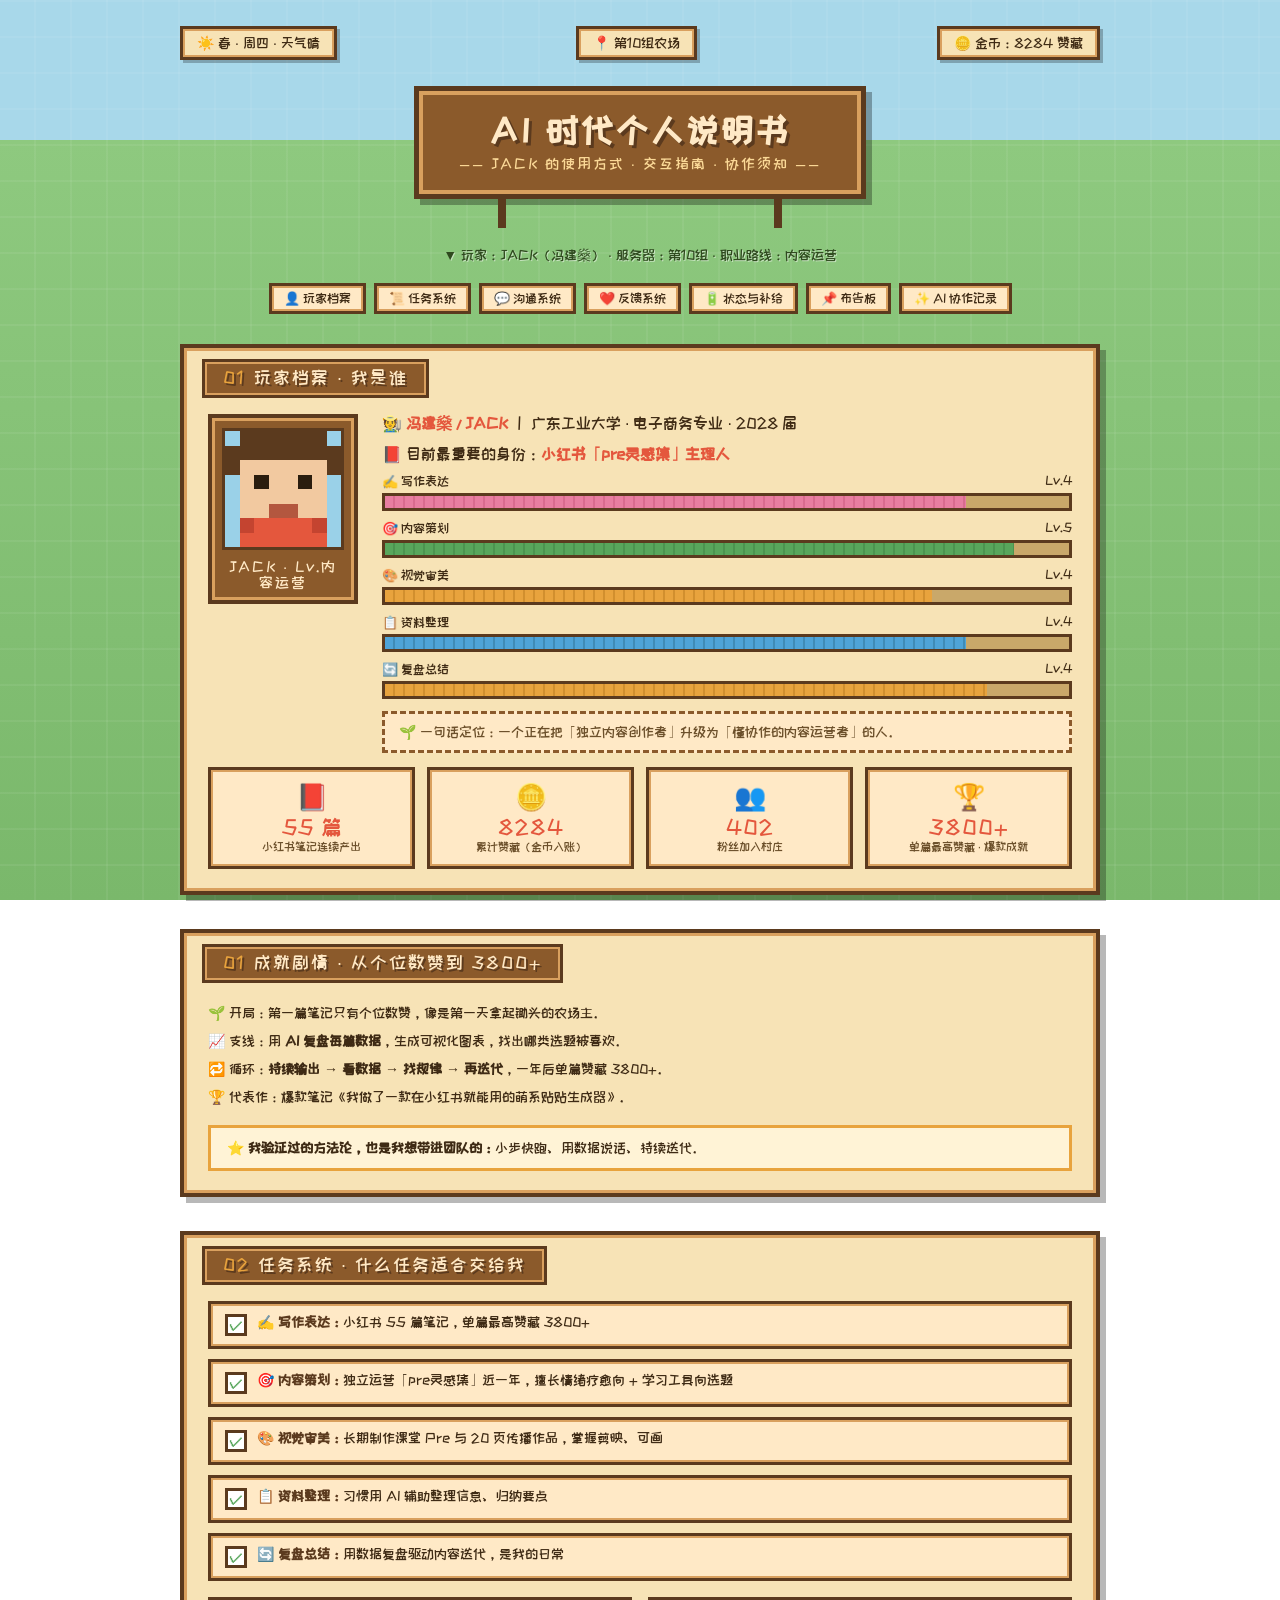
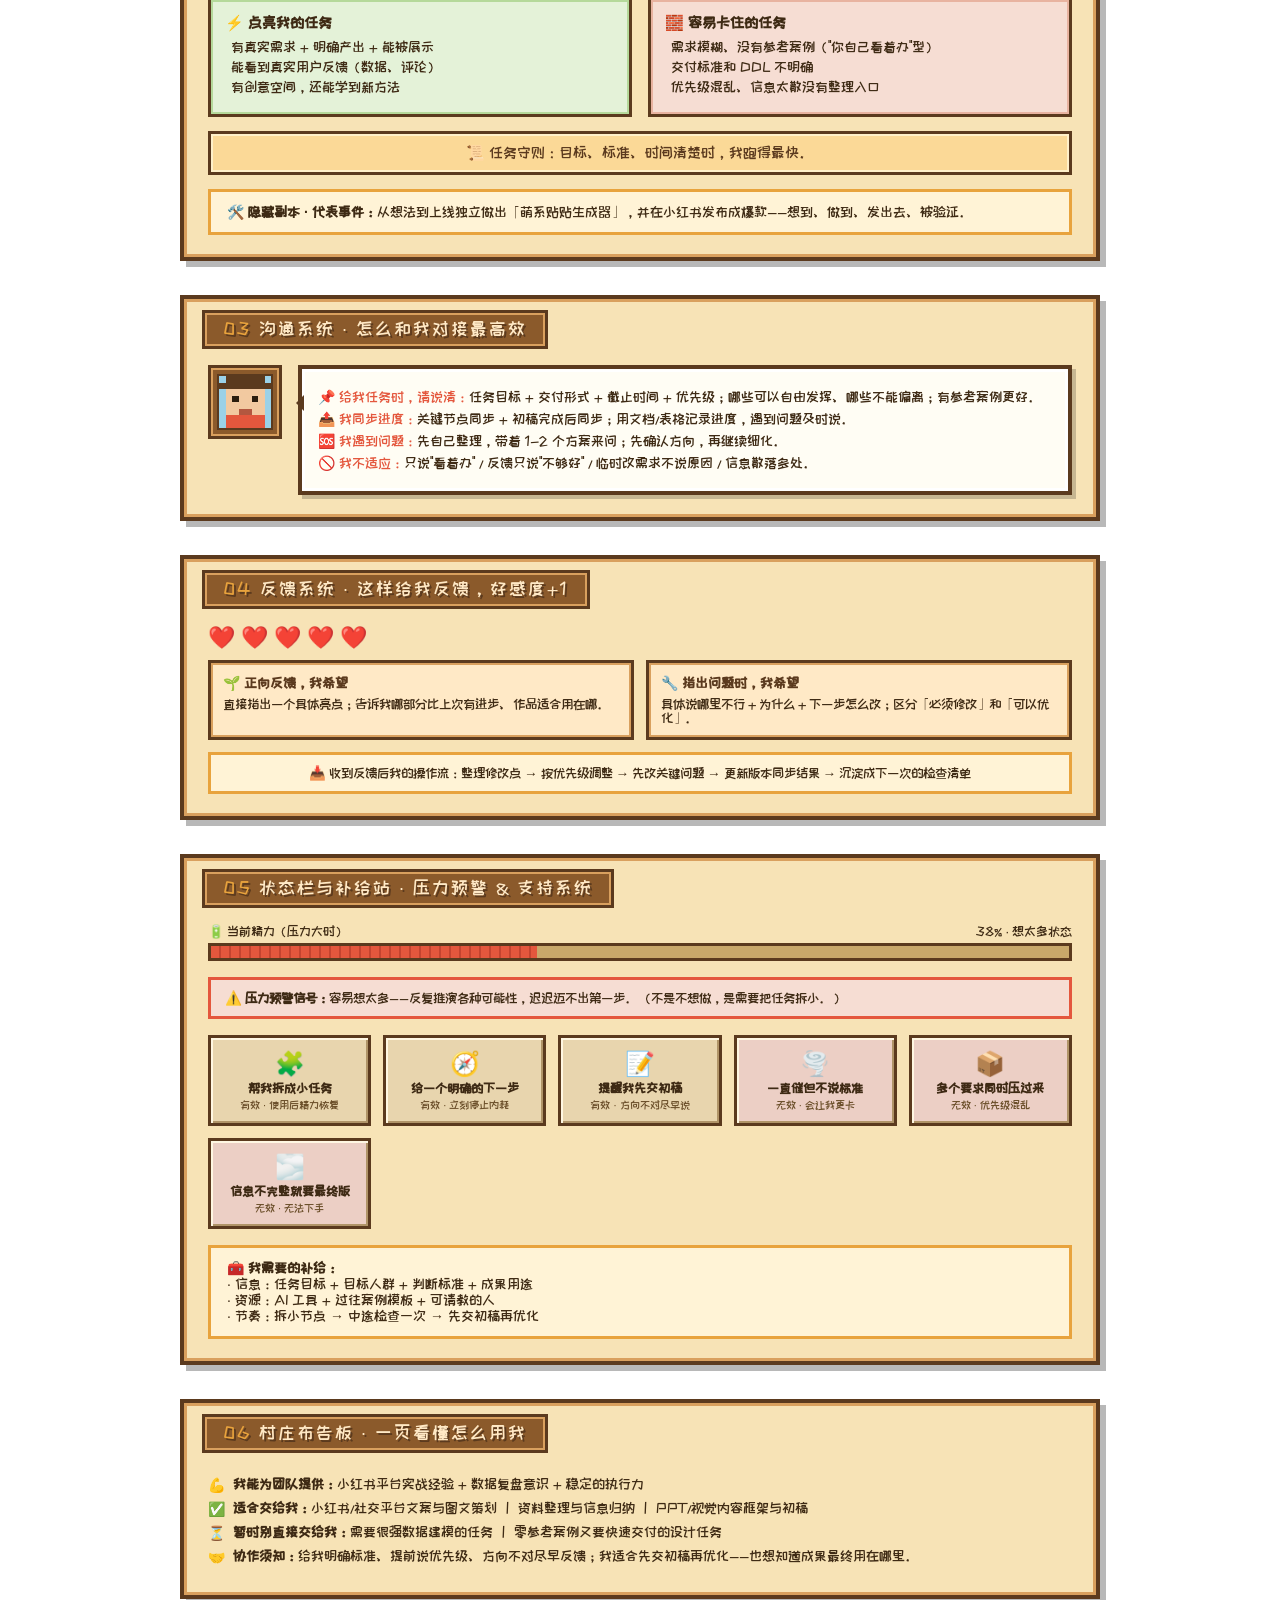
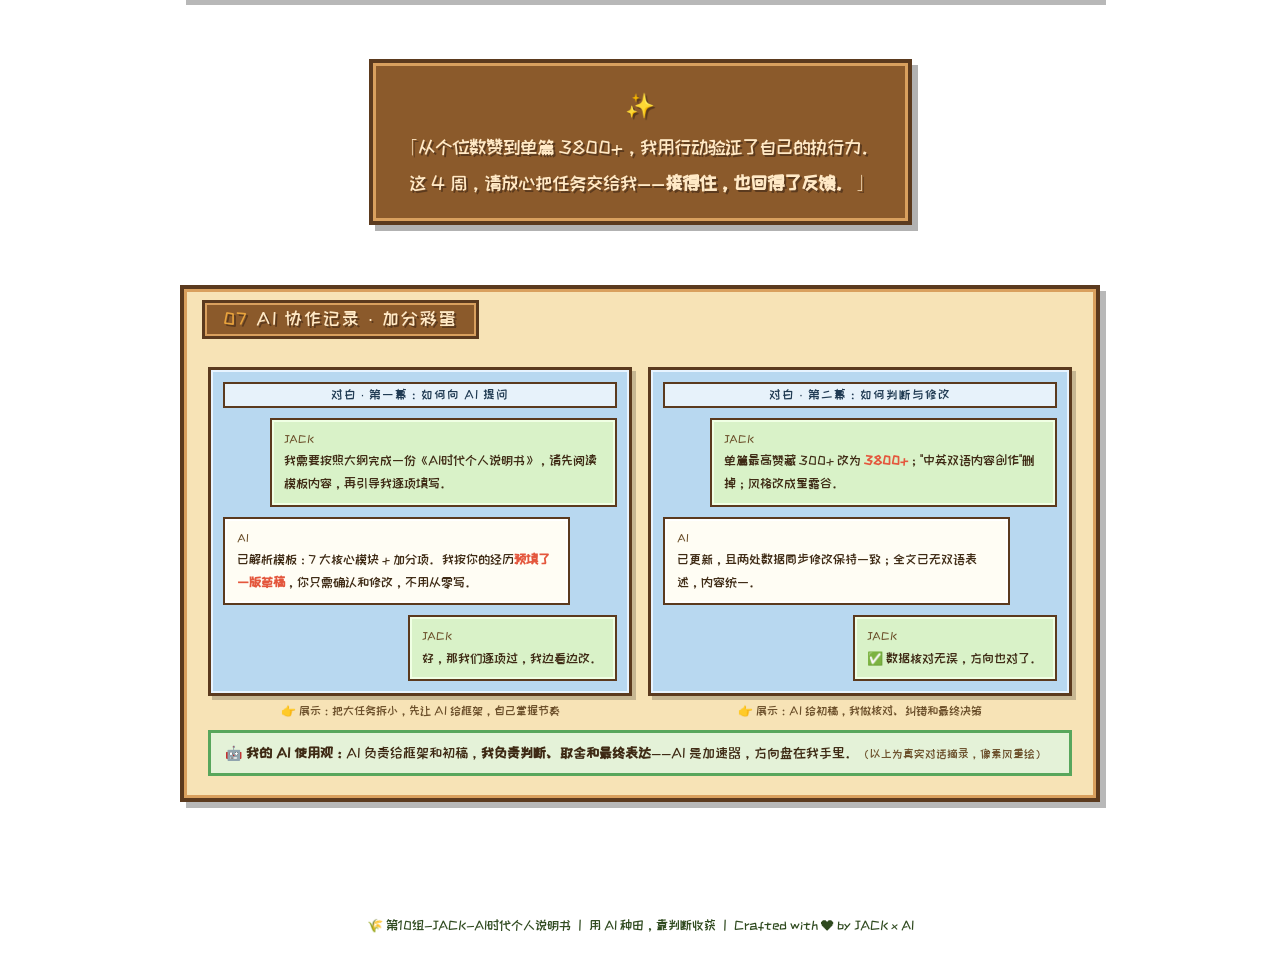
<file: demo/ai-manual.html>
<!DOCTYPE html>
<html lang="zh-CN">
<head>
<meta charset="UTF-8">
<meta name="viewport" content="width=device-width, initial-scale=1.0">
<title>第10组-JACK-AI时代个人说明书</title>
<link rel="preconnect" href="https://fonts.loli.net">
<link href="https://fonts.loli.net/css2?family=ZCOOL+KuaiLe&display=swap" rel="stylesheet">
<style>
  :root{
    --cream:#f7e3b6; --cream2:#ffe9c6; --paper:#fbd997;
    --wood:#8b5a2b; --wood-dark:#5b3a1e; --wood-light:#d9a05e;
    --ink:#3e2a14; --ink-soft:#6b4f2a;
    --green:#58a65c; --gold:#e8a33d; --red:#e4573d; --blue:#4fa4d8; --pink:#e87ea1;
  }
  *{margin:0;padding:0;box-sizing:border-box;}
  html{scroll-behavior:smooth;}
  body{
    font-family:'ZCOOL KuaiLe','Microsoft YaHei',sans-serif;
    color:var(--ink);
    background:
      repeating-linear-gradient(0deg,transparent 0 34px,rgba(255,255,255,.06) 34px 36px),
      repeating-linear-gradient(90deg,transparent 0 34px,rgba(255,255,255,.06) 34px 36px),
      linear-gradient(180deg,#a8d8ea 0px,#a8d8ea 140px,#8ec97f 140px,#7ab86b 100%);
    background-attachment:fixed;
    image-rendering:pixelated;
  }
  /* ---------- 天空区 HUD ---------- */
  .hud{
    max-width:960px;margin:0 auto;padding:26px 20px 0;
    display:flex;justify-content:space-between;align-items:flex-start;flex-wrap:wrap;gap:8px;
  }
  .hud-chip{
    background:var(--cream);border:3px solid var(--wood-dark);
    box-shadow:inset 0 0 0 2px var(--wood-light),3px 3px 0 rgba(0,0,0,.25);
    padding:6px 14px;font-size:14px;color:var(--ink);
  }
  /* ---------- 木牌标题 ---------- */
  .hero{max-width:960px;margin:26px auto 0;padding:0 20px;text-align:center;}
  .sign{
    display:inline-block;background:var(--wood);color:#ffe9c6;
    border:5px solid var(--wood-dark);
    box-shadow:inset 0 0 0 4px var(--wood-light),inset 0 0 0 6px var(--wood),6px 6px 0 rgba(0,0,0,.3);
    padding:22px 40px;position:relative;
  }
  .sign::before,.sign::after{
    content:"";position:absolute;bottom:-34px;width:8px;height:34px;background:var(--wood-dark);
  }
  .sign::before{left:18%;} .sign::after{right:18%;}
  .sign h1{font-size:34px;letter-spacing:4px;text-shadow:3px 3px 0 var(--wood-dark);}
  .sign p{font-size:15px;margin-top:8px;color:#fbd997;letter-spacing:2px;}
  .hero-sub{margin-top:48px;font-size:14px;color:#2f4a1f;text-shadow:1px 1px 0 rgba(255,255,255,.5);}

  /* ---------- 导航 ---------- */
  nav{max-width:960px;margin:18px auto 0;padding:0 20px;display:flex;flex-wrap:wrap;gap:8px;justify-content:center;}
  nav a{
    text-decoration:none;color:var(--ink);font-size:13px;
    background:var(--cream2);border:3px solid var(--wood-dark);
    box-shadow:inset 0 0 0 2px var(--wood-light);padding:5px 12px;
  }
  nav a:hover{background:var(--gold);transform:translateY(-2px);}
  nav a{transition:all .15s;}

  /* ---------- 布局 ---------- */
  main{max-width:960px;margin:0 auto;padding:30px 20px 60px;}
  section{margin-bottom:34px;}

  /* ---------- 星露谷面板 ---------- */
  .panel{
    background:var(--cream);border:4px solid var(--wood-dark);
    box-shadow:inset 0 0 0 3px var(--wood-light),6px 6px 0 rgba(0,0,0,.28);
    padding:22px 24px;position:relative;
  }
  .panel-title{
    display:inline-block;background:var(--wood);color:#ffe9c6;
    border:3px solid var(--wood-dark);box-shadow:inset 0 0 0 2px var(--wood-light);
    padding:6px 18px;font-size:18px;letter-spacing:2px;
    margin:-40px 0 16px -6px;text-shadow:2px 2px 0 var(--wood-dark);
  }
  .panel-title .no{color:var(--gold);margin-right:8px;}

  /* ---------- 玩家卡 ---------- */
  .player{display:flex;gap:24px;flex-wrap:wrap;align-items:flex-start;}
  .avatar-frame{
    flex:0 0 auto;width:150px;background:var(--wood);
    border:4px solid var(--wood-dark);box-shadow:inset 0 0 0 3px var(--wood-light);
    padding:10px;text-align:center;
  }
  .avatar-frame svg{display:block;width:100%;image-rendering:pixelated;background:#9ad1e8;border:3px solid var(--wood-dark);}
  .avatar-frame .name{color:#ffe9c6;font-size:15px;margin-top:8px;letter-spacing:2px;}
  .player-info{flex:1;min-width:260px;}
  .idline{font-size:16px;margin-bottom:10px;}
  .idline b{color:var(--red);}
  .quote{
    background:var(--cream2);border:3px dashed var(--wood);padding:10px 14px;
    font-size:14px;color:var(--ink-soft);margin-top:12px;
  }

  /* ---------- 技能条 ---------- */
  .skill{margin-bottom:10px;}
  .skill .lab{display:flex;justify-content:space-between;font-size:13px;margin-bottom:4px;}
  .bar{
    height:18px;background:#c9a86a;border:3px solid var(--wood-dark);position:relative;
  }
  .bar i{
    display:block;height:100%;
    background:repeating-linear-gradient(90deg,var(--green) 0 8px,#4c9450 8px 10px);
  }
  .bar.lv-gold i{background:repeating-linear-gradient(90deg,var(--gold) 0 8px,#d18f2e 8px 10px);}
  .bar.lv-pink i{background:repeating-linear-gradient(90deg,var(--pink) 0 8px,#d96b8f 8px 10px);}
  .bar.lv-blue i{background:repeating-linear-gradient(90deg,var(--blue) 0 8px,#3f8cb8 8px 10px);}

  /* ---------- 成就徽章 ---------- */
  .badges{display:grid;grid-template-columns:repeat(auto-fit,minmax(190px,1fr));gap:12px;margin-top:14px;}
  .badge{
    background:var(--cream2);border:3px solid var(--wood-dark);
    box-shadow:inset 0 0 0 2px var(--wood-light);padding:12px;text-align:center;
  }
  .badge .ico{font-size:26px;}
  .badge .num{font-size:22px;color:var(--red);letter-spacing:1px;margin:4px 0 2px;}
  .badge .txt{font-size:12px;color:var(--ink-soft);}

  /* ---------- 任务板 ---------- */
  .quest li{
    list-style:none;background:var(--cream2);border:3px solid var(--wood-dark);
    box-shadow:inset 0 0 0 2px var(--wood-light);
    padding:10px 14px;margin-bottom:10px;font-size:14px;display:flex;gap:10px;align-items:flex-start;
    transition:transform .15s;
  }
  .quest li:hover{transform:translateX(4px);}
  .quest .tick{
    flex:0 0 22px;height:22px;background:#fff;border:3px solid var(--wood-dark);
    display:flex;align-items:center;justify-content:center;color:var(--green);font-weight:bold;
  }
  .quest b{color:var(--wood-dark);}
  .story{
    margin-top:14px;background:#fff3d6;border:3px solid var(--gold);
    padding:12px 16px;font-size:14px;
  }

  /* ---------- 两列对比 ---------- */
  .cols{display:grid;grid-template-columns:1fr 1fr;gap:16px;}
  @media (max-width:640px){.cols{grid-template-columns:1fr;}}
  .col{border:3px solid var(--wood-dark);padding:14px;font-size:14px;}
  .col.on{background:#e4f2d8;box-shadow:inset 0 0 0 2px #b5d99a;}
  .col.off{background:#f6ddd3;box-shadow:inset 0 0 0 2px #e8b3a0;}
  .col h4{font-size:15px;margin-bottom:8px;}
  .col li{list-style:none;margin:6px 0 6px 4px;padding-left:2px;}
  .golden{
    margin-top:14px;text-align:center;font-size:15px;color:var(--wood-dark);
    background:var(--paper);border:3px solid var(--wood-dark);
    box-shadow:inset 0 0 0 2px #fff0c9;padding:10px;
  }

  /* ---------- 对话框 ---------- */
  .dialog{display:flex;gap:16px;align-items:flex-start;}
  .npc{
    flex:0 0 74px;width:74px;background:var(--wood);border:3px solid var(--wood-dark);
    box-shadow:inset 0 0 0 2px var(--wood-light);padding:6px;
  }
  .npc svg{display:block;width:100%;background:#9ad1e8;border:2px solid var(--wood-dark);image-rendering:pixelated;}
  .bubble{
    flex:1;background:#fffdf4;border:4px solid var(--wood-dark);
    box-shadow:inset 0 0 0 3px #fff,4px 4px 0 rgba(0,0,0,.2);
    padding:14px 16px;font-size:14px;position:relative;
  }
  .bubble::before{
    content:"";position:absolute;left:-14px;top:26px;
    border:8px solid transparent;border-right-color:var(--wood-dark);
  }
  .bubble p{margin:6px 0;}
  .bubble .k{color:var(--red);}

  /* ---------- 反馈：爱心 ---------- */
  .hearts{font-size:22px;letter-spacing:6px;margin-bottom:10px;}
  .tips{display:grid;grid-template-columns:repeat(auto-fit,minmax(210px,1fr));gap:12px;}
  .tip{
    background:var(--cream2);border:3px solid var(--wood-dark);
    box-shadow:inset 0 0 0 2px var(--wood-light);padding:12px;font-size:13.5px;
  }
  .tip h4{font-size:14px;margin-bottom:6px;color:var(--wood-dark);}
  .flow{
    margin-top:12px;text-align:center;font-size:13.5px;background:#fff3d6;
    border:3px solid var(--gold);padding:10px;
  }

  /* ---------- 精力条 + 道具 ---------- */
  .energy{margin-bottom:16px;}
  .energy .lab{display:flex;justify-content:space-between;font-size:13px;margin-bottom:4px;}
  .energy .bar i{width:38%;background:repeating-linear-gradient(90deg,var(--red) 0 8px,#c44430 8px 10px);}
  .warn{
    background:#f6ddd3;border:3px solid var(--red);padding:10px 14px;font-size:13.5px;margin-bottom:16px;
  }
  .inv{display:grid;grid-template-columns:repeat(auto-fit,minmax(150px,1fr));gap:12px;}
  .slot{
    background:#e8d5ae;border:3px solid var(--wood-dark);
    box-shadow:inset 2px 2px 0 #fff7e2,inset -2px -2px 0 #b09468;
    padding:12px;text-align:center;font-size:13px;min-height:86px;
    display:flex;flex-direction:column;justify-content:center;gap:4px;
  }
  .slot .ico{font-size:24px;}
  .slot.bad{background:#eccfc5;}
  .slot .tag{font-size:11px;color:var(--ink-soft);}

  /* ---------- 布告板 ---------- */
  .board li{list-style:none;font-size:14px;margin:8px 0;display:flex;gap:8px;}
  .board .m{flex:0 0 auto;}
  .ok .m{color:var(--green);} .no .m{color:var(--red);}

  /* ---------- 金牌宣言 ---------- */
  .final{
    text-align:center;padding:26px 20px;
  }
  .final .big{
    display:inline-block;font-size:19px;line-height:1.9;max-width:640px;
    background:var(--wood);color:#ffe9c6;border:4px solid var(--wood-dark);
    box-shadow:inset 0 0 0 3px var(--wood-light),6px 6px 0 rgba(0,0,0,.3);
    padding:20px 28px;text-shadow:2px 2px 0 var(--wood-dark);
  }
  .final .mark{color:var(--gold);font-size:24px;}

  /* ---------- AI 协作 ---------- */
  /* ---------- 对话实录卡 ---------- */
  .chat{
    background:#b8d8f0;border:3px solid var(--wood-dark);
    box-shadow:inset 0 0 0 2px #e8f4ff,4px 4px 0 rgba(0,0,0,.2);
    padding:12px;display:flex;flex-direction:column;gap:10px;min-height:150px;
  }
  .chat .title{
    font-size:12.5px;color:#1f3a52;background:#ffffffaa;padding:4px 10px;
    border:2px solid var(--wood-dark);text-align:center;letter-spacing:1px;
  }
  .msg{max-width:88%;padding:9px 12px;font-size:13px;line-height:1.75;border:2.5px solid var(--wood-dark);}
  .msg.user{
    align-self:flex-end;background:#d9f2c8;box-shadow:inset 0 0 0 2px #f0ffe4;
  }
  .msg.ai{
    align-self:flex-start;background:#fffdf4;box-shadow:inset 0 0 0 2px #fff;
  }
  .msg .who{font-size:11px;color:var(--ink-soft);display:block;margin-bottom:2px;}
  .msg b{color:var(--red);}
  .shots{display:grid;grid-template-columns:1fr 1fr;gap:16px;margin-top:12px;}
  @media (max-width:640px){.shots{grid-template-columns:1fr;}}
  .shot-cap{
    margin-top:8px;font-size:12px;color:var(--ink-soft);text-align:center;
  }
  .ai-view{
    margin-top:12px;background:#e4f2d8;border:3px solid var(--green);padding:12px 14px;font-size:14px;
  }

  footer{
    text-align:center;padding:22px 16px 40px;font-size:13px;color:#2f4a1f;
    text-shadow:1px 1px 0 rgba(255,255,255,.5);
  }

  /* ---------- 入场动画 ---------- */
  .panel,.final{opacity:0;transform:translateY(18px);transition:opacity .5s,transform .5s;}
  .show{opacity:1;transform:none;}
</style>
</head>
<body>

<!-- HUD -->
<div class="hud">
  <div class="hud-chip">☀️ 春 · 周四 · 天气晴</div>
  <div class="hud-chip">📍 第10组农场</div>
  <div class="hud-chip">🪙 金币：8284 赞藏</div>
</div>

<!-- 木牌标题 -->
<div class="hero">
  <div class="sign">
    <h1>AI 时代个人说明书</h1>
    <p>—— JACK 的使用方式 · 交互指南 · 协作须知 ——</p>
  </div>
  <div class="hero-sub">▼ 玩家：JACK（冯建燊） · 服务器：第10组 · 职业路线：内容运营</div>
</div>

<nav>
  <a href="#s1">👤 玩家档案</a>
  <a href="#s2">📜 任务系统</a>
  <a href="#s3">💬 沟通系统</a>
  <a href="#s4">❤️ 反馈系统</a>
  <a href="#s5">🔋 状态与补给</a>
  <a href="#s6">📌 布告板</a>
  <a href="#s7">✨ AI 协作记录</a>
</nav>

<main>

  <!-- 01 玩家档案 -->
  <section id="s1">
    <div class="panel">
      <div class="panel-title"><span class="no">01</span>玩家档案 · 我是谁</div>
      <div class="player">
        <div class="avatar-frame">
          <svg viewBox="0 0 8 8" shape-rendering="crispEdges">
            <rect width="8" height="8" fill="#9ad1e8"/>
            <rect x="1" y="0" width="6" height="1" fill="#5b3a1e"/>
            <rect x="0" y="1" width="8" height="1" fill="#5b3a1e"/>
            <rect x="0" y="2" width="1" height="1" fill="#5b3a1e"/>
            <rect x="7" y="2" width="1" height="1" fill="#5b3a1e"/>
            <rect x="1" y="2" width="6" height="1" fill="#f2c9a0"/>
            <rect x="1" y="3" width="6" height="3" fill="#f2c9a0"/>
            <rect x="2" y="3" width="1" height="1" fill="#2b1d0e"/>
            <rect x="5" y="3" width="1" height="1" fill="#2b1d0e"/>
            <rect x="3" y="5" width="2" height="1" fill="#b3573f"/>
            <rect x="1" y="6" width="6" height="2" fill="#e4573d"/>
            <rect x="1" y="6" width="1" height="1" fill="#c44430"/>
            <rect x="6" y="6" width="1" height="1" fill="#c44430"/>
          </svg>
          <div class="name">JACK · Lv.内容运营</div>
        </div>
        <div class="player-info">
          <div class="idline">🧑‍🌾 <b>冯建燊 / JACK</b> ｜ 广东工业大学 · 电子商务专业 · 2028 届</div>
          <div class="idline">📕 目前最重要的身份：<b>小红书「pre灵感集」主理人</b></div>
          <div class="skill"><div class="lab"><span>✍️ 写作表达</span><span>Lv.4</span></div><div class="bar lv-pink"><i style="width:85%"></i></div></div>
          <div class="skill"><div class="lab"><span>🎯 内容策划</span><span>Lv.5</span></div><div class="bar"><i style="width:92%"></i></div></div>
          <div class="skill"><div class="lab"><span>🎨 视觉审美</span><span>Lv.4</span></div><div class="bar lv-gold"><i style="width:80%"></i></div></div>
          <div class="skill"><div class="lab"><span>📋 资料整理</span><span>Lv.4</span></div><div class="bar lv-blue"><i style="width:85%"></i></div></div>
          <div class="skill"><div class="lab"><span>🔄 复盘总结</span><span>Lv.4</span></div><div class="bar lv-gold"><i style="width:88%"></i></div></div>
          <div class="quote">🌱 一句话定位：一个正在把「独立内容创作者」升级为「懂协作的内容运营者」的人。</div>
        </div>
      </div>
      <div class="badges">
        <div class="badge"><div class="ico">📕</div><div class="num">55 篇</div><div class="txt">小红书笔记连续产出</div></div>
        <div class="badge"><div class="ico">🪙</div><div class="num">8284</div><div class="txt">累计赞藏（金币入账）</div></div>
        <div class="badge"><div class="ico">👥</div><div class="num">402</div><div class="txt">粉丝加入村庄</div></div>
        <div class="badge"><div class="ico">🏆</div><div class="num">3800+</div><div class="txt">单篇最高赞藏 · 爆款成就</div></div>
      </div>
    </div>
  </section>

  <!-- 01b 成长故事 -->
  <section>
    <div class="panel">
      <div class="panel-title"><span class="no">01</span>成就剧情 · 从个位数赞到 3800+</div>
      <p style="font-size:14px;line-height:2">
        🌱 开局：第一篇笔记只有个位数赞，像是第一天拿起锄头的农场主。<br>
        📈 支线：用 <b>AI 复盘每篇数据</b>，生成可视化图表，找出哪类选题被喜欢。<br>
        🔁 循环：<b>持续输出 → 看数据 → 找规律 → 再迭代</b>，一年后单篇赞藏 3800+。<br>
        🏆 代表作：爆款笔记《我做了一款在小红书就能用的萌系贴贴生成器》。
      </p>
      <div class="story">⭐ <b>我验证过的方法论，也是我想带进团队的：</b>小步快跑、用数据说话、持续迭代。</div>
    </div>
  </section>

  <!-- 02 任务系统 -->
  <section id="s2">
    <div class="panel">
      <div class="panel-title"><span class="no">02</span>任务系统 · 什么任务适合交给我</div>
      <ul class="quest">
        <li><span class="tick">✓</span><span><b>✍️ 写作表达：</b>小红书 55 篇笔记，单篇最高赞藏 3800+</span></li>
        <li><span class="tick">✓</span><span><b>🎯 内容策划：</b>独立运营「pre灵感集」近一年，擅长情绪疗愈向 + 学习工具向选题</span></li>
        <li><span class="tick">✓</span><span><b>🎨 视觉审美：</b>长期制作课堂 Pre 与 20 页传播作品，掌握剪映、可画</span></li>
        <li><span class="tick">✓</span><span><b>📋 资料整理：</b>习惯用 AI 辅助整理信息、归纳要点</span></li>
        <li><span class="tick">✓</span><span><b>🔄 复盘总结：</b>用数据复盘驱动内容迭代，是我的日常</span></li>
      </ul>
      <div class="cols" style="margin-top:16px">
        <div class="col on">
          <h4>⚡ 点亮我的任务</h4>
          <li>有真实需求 + 明确产出 + 能被展示</li>
          <li>能看到真实用户反馈（数据、评论）</li>
          <li>有创意空间，还能学到新方法</li>
        </div>
        <div class="col off">
          <h4>🧱 容易卡住的任务</h4>
          <li>需求模糊、没有参考案例（"你自己看着办"型）</li>
          <li>交付标准和 DDL 不明确</li>
          <li>优先级混乱、信息太散没有整理入口</li>
        </div>
      </div>
      <div class="golden">📜 任务守则：目标、标准、时间清楚时，我跑得最快。</div>
      <div class="story">🛠️ <b>隐藏副本 · 代表事件：</b>从想法到上线独立做出「萌系贴贴生成器」，并在小红书发布成爆款——想到、做到、发出去、被验证。</div>
    </div>
  </section>

  <!-- 03 沟通系统 -->
  <section id="s3">
    <div class="panel">
      <div class="panel-title"><span class="no">03</span>沟通系统 · 怎么和我对接最高效</div>
      <div class="dialog">
        <div class="npc">
          <svg viewBox="0 0 8 8" shape-rendering="crispEdges">
            <rect width="8" height="8" fill="#9ad1e8"/>
            <rect x="1" y="0" width="6" height="1" fill="#5b3a1e"/>
            <rect x="0" y="1" width="8" height="1" fill="#5b3a1e"/>
            <rect x="1" y="2" width="6" height="4" fill="#f2c9a0"/>
            <rect x="2" y="3" width="1" height="1" fill="#2b1d0e"/>
            <rect x="5" y="3" width="1" height="1" fill="#2b1d0e"/>
            <rect x="3" y="5" width="2" height="1" fill="#b3573f"/>
            <rect x="1" y="6" width="6" height="2" fill="#e4573d"/>
          </svg>
        </div>
        <div class="bubble">
          <p>📌 <span class="k">给我任务时，请说清：</span>任务目标 + 交付形式 + 截止时间 + 优先级；哪些可以自由发挥、哪些不能偏离；有参考案例更好。</p>
          <p>📤 <span class="k">我同步进度：</span>关键节点同步 + 初稿完成后同步；用文档/表格记录进度，遇到问题及时说。</p>
          <p>🆘 <span class="k">我遇到问题：</span>先自己整理，带着 1-2 个方案来问；先确认方向，再继续细化。</p>
          <p>🚫 <span class="k">我不适应：</span>只说"看着办" / 反馈只说"不够好" / 临时改需求不说原因 / 信息散落多处。</p>
        </div>
      </div>
    </div>
  </section>

  <!-- 04 反馈系统 -->
  <section id="s4">
    <div class="panel">
      <div class="panel-title"><span class="no">04</span>反馈系统 · 这样给我反馈，好感度+1</div>
      <div class="hearts">❤️❤️❤️❤️❤️</div>
      <div class="tips">
        <div class="tip"><h4>🌱 正向反馈，我希望</h4>直接指出一个具体亮点；告诉我哪部分比上次有进步、作品适合用在哪。</div>
        <div class="tip"><h4>🔧 指出问题时，我希望</h4>具体说哪里不行 + 为什么 + 下一步怎么改；区分「必须修改」和「可以优化」。</div>
      </div>
      <div class="flow">📥 收到反馈后我的操作流：整理修改点 → 按优先级调整 → 先改关键问题 → 更新版本同步结果 → 沉淀成下一次的检查清单</div>
    </div>
  </section>

  <!-- 05 状态与补给 -->
  <section id="s5">
    <div class="panel">
      <div class="panel-title"><span class="no">05</span>状态栏与补给站 · 压力预警 & 支持系统</div>
      <div class="energy">
        <div class="lab"><span>🔋 当前精力（压力大时）</span><span>38% · 想太多状态</span></div>
        <div class="bar"><i style="width:38%"></i></div>
      </div>
      <div class="warn">⚠️ <b>压力预警信号：</b>容易想太多——反复推演各种可能性，迟迟迈不出第一步。（不是不想做，是需要把任务拆小。）</div>
      <div class="inv">
        <div class="slot"><div class="ico">🧩</div><div><b>帮我拆成小任务</b></div><div class="tag">有效 · 使用后精力恢复</div></div>
        <div class="slot"><div class="ico">🧭</div><div><b>给一个明确的下一步</b></div><div class="tag">有效 · 立刻停止内耗</div></div>
        <div class="slot"><div class="ico">📝</div><div><b>提醒我先交初稿</b></div><div class="tag">有效 · 方向不对尽早说</div></div>
        <div class="slot bad"><div class="ico">🌪️</div><div><b>一直催但不说标准</b></div><div class="tag">无效 · 会让我更卡</div></div>
        <div class="slot bad"><div class="ico">📦</div><div><b>多个要求同时压过来</b></div><div class="tag">无效 · 优先级混乱</div></div>
        <div class="slot bad"><div class="ico">🌫️</div><div><b>信息不完整就要最终版</b></div><div class="tag">无效 · 无法下手</div></div>
      </div>
      <div class="story" style="margin-top:16px">🧰 <b>我需要的补给：</b><br>
        · 信息：任务目标 + 目标人群 + 判断标准 + 成果用途<br>
        · 资源：AI 工具 + 过往案例模板 + 可请教的人<br>
        · 节奏：拆小节点 → 中途检查一次 → 先交初稿再优化</div>
    </div>
  </section>

  <!-- 07 布告板 -->
  <section id="s6">
    <div class="panel">
      <div class="panel-title"><span class="no">06</span>村庄布告板 · 一页看懂怎么用我</div>
      <ul class="board">
        <li class="ok"><span class="m">💪</span><span><b>我能为团队提供：</b>小红书平台实战经验 + 数据复盘意识 + 稳定的执行力</span></li>
        <li class="ok"><span class="m">✅</span><span><b>适合交给我：</b>小红书/社交平台文案与图文策划 ｜ 资料整理与信息归纳 ｜ PPT/视觉内容框架与初稿</span></li>
        <li class="no"><span class="m">⏳</span><span><b>暂时别直接交给我：</b>需要很强数据建模的任务 ｜ 零参考案例又要快速交付的设计任务</span></li>
        <li class="ok"><span class="m">🤝</span><span><b>协作须知：</b>给我明确标准、提前说优先级、方向不对尽早反馈；我适合先交初稿再优化——也想知道成果最终用在哪里。</span></li>
      </ul>
    </div>
  </section>

  <!-- 金牌宣言 -->
  <section class="final">
    <div class="big">
      <span class="mark">✨</span><br>
      「从个位数赞到单篇 3800+，我用行动验证了自己的执行力。<br>
      这 4 周，请放心把任务交给我——<b>接得住，也回得了反馈。</b>」
    </div>
  </section>

  <!-- AI 协作记录 -->
  <section id="s7">
    <div class="panel">
      <div class="panel-title"><span class="no">07</span>AI 协作记录 · 加分彩蛋</div>
      <div class="shots">
        <div>
          <div class="chat">
            <div class="title">对白 · 第一幕：如何向 AI 提问</div>
            <div class="msg user"><span class="who">JACK</span>我需要按照大纲完成一份《AI时代个人说明书》，请先阅读模板内容，再引导我逐项填写。</div>
            <div class="msg ai"><span class="who">AI</span>已解析模板：7 大核心模块 + 加分项。我按你的经历<b>预填了一版草稿</b>，你只需确认和修改，不用从零写。</div>
            <div class="msg user"><span class="who">JACK</span>好，那我们逐项过，我边看边改。</div>
          </div>
          <div class="shot-cap">👉 展示：把大任务拆小，先让 AI 给框架，自己掌握节奏</div>
        </div>
        <div>
          <div class="chat">
            <div class="title">对白 · 第二幕：如何判断与修改</div>
            <div class="msg user"><span class="who">JACK</span>单篇最高赞藏 300+ 改为 <b>3800+</b>；"中英双语内容创作"删掉；风格改成星露谷。</div>
            <div class="msg ai"><span class="who">AI</span>已更新，且两处数据同步修改保持一致；全文已无双语表述，内容统一。</div>
            <div class="msg user"><span class="who">JACK</span>✅ 数据核对无误，方向也对了。</div>
          </div>
          <div class="shot-cap">👉 展示：AI 给初稿，我做核对、纠错和最终决策</div>
        </div>
      </div>
      <div class="ai-view">🤖 <b>我的 AI 使用观：</b>AI 负责给框架和初稿，<b>我负责判断、取舍和最终表达</b>——AI 是加速器，方向盘在我手里。<span style="font-size:11.5px;color:var(--ink-soft)">（以上为真实对话摘录，像素风重绘）</span></div>
    </div>
  </section>

</main>

<footer>🌾 第10组-JACK-AI时代个人说明书 ｜ 用 AI 种田，靠判断收获 ｜ Crafted with ❤ by JACK × AI</footer>

<script>
  const io = new IntersectionObserver(es=>{
    es.forEach(e=>{ if(e.isIntersecting){ e.target.classList.add('show'); io.unobserve(e.target);} });
  },{threshold:.12});
  document.querySelectorAll('.panel,.final').forEach(el=>io.observe(el));
</script>
</body>
</html>
</file>
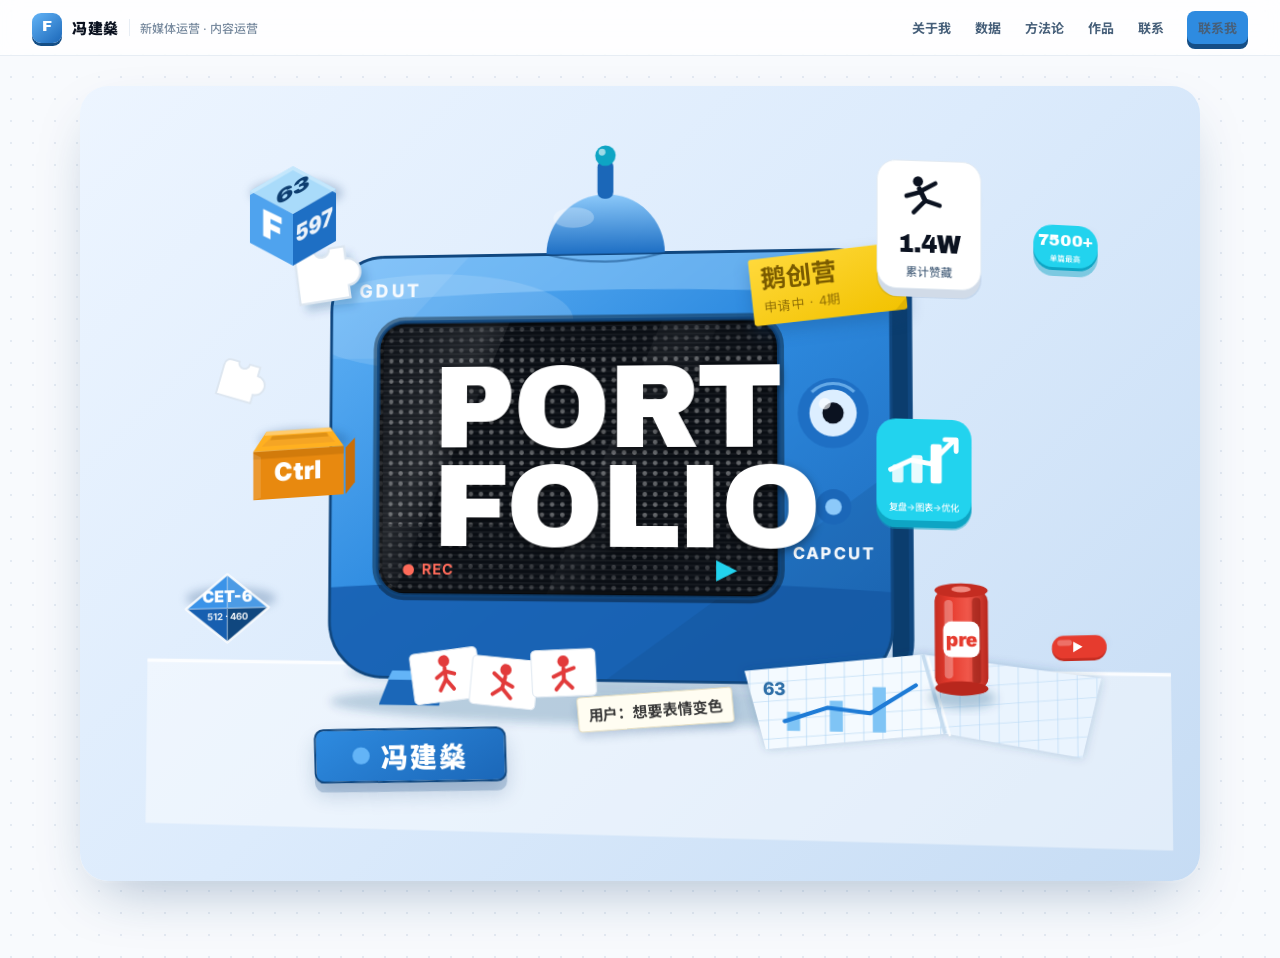
<file: demo/crt-home.html>
<!DOCTYPE html>
<html lang="zh-CN">
<head>
<meta charset="UTF-8">
<meta name="viewport" content="width=device-width, initial-scale=1.0">
<meta name="description" content="冯建燊 · 广东工业大学电子商务专业 2028 届 · 新媒体运营 / 内容运营。运营小红书「pre灵感集」一年，63 篇笔记、累计赞藏 1.4W、单篇最高 7500+。">
<meta name="theme-color" content="#EDF5FF">
<title>冯建燊 · PORTFOLIO · 新媒体运营</title>
<link rel="preconnect" href="https://fonts.googleapis.com">
<link rel="preconnect" href="https://fonts.gstatic.com" crossorigin>
<link href="https://fonts.googleapis.com/css2?family=Archivo+Black&family=Caveat:wght@600;700&family=Inter:wght@400;500;700;900&family=Noto+Sans+SC:wght@400;500;700;900&display=swap" rel="stylesheet">
<style>
/* ============ 变量 ============ */
:root{
  /* 页面 */
  --page-bg:#F8FAFD; --page-dot:#E4EAF2;
  --ink:#0B1220; --ink-2:#47607A; --ink-3:#7A8CA0; --hairline:#E7EDF4;
  /* 蓝色面板 */
  --panel-1:#EDF5FF; --panel-2:#DCEBFC; --panel-3:#C6DCF4;
  --panel-shadow:0 24px 60px -22px rgba(19,66,116,.38), 0 2px 0 rgba(255,255,255,.55);
  /* 电视机身蓝三阶 */
  --tv-hi:#63B4F7; --tv-mid:#2E8BE0; --tv-low:#1B67B8; --tv-deep:#10477F;
  --tv-top:#A9DBFA; --tv-face:#4FA3EE; --tv-side:#1E6FC4;
  /* 屏幕 */
  --screen:#0A0E14; --halftone:#FFFFFF;
  /* 点缀 */
  --amber:#FFB020; --amber-mid:#E8890F; --amber-deep:#C96E08;
  --sticky:#FFD93B; --sticky-deep:#F2C200; --sticky-ink:#7A5B00;
  --cyan:#22D3EE; --cyan-mid:#0EA5C4; --cyan-hi:#67E8F9;
  --red:#E63B2E; --red-hi:#FF6B5A;
  --blue-deep:#144E86; --shadow:rgba(19,66,116,.28);
  /* 字体 */
  --f-display:'Archivo Black','Arial Black','Noto Sans SC',sans-serif;
  --f-body:'Inter','PingFang SC','Microsoft YaHei','Noto Sans SC',sans-serif;
  --f-hand:'Caveat','Segoe Script','Noto Sans SC',cursive;
  /* 尺寸 */
  --nav-h:56px; --panel-max:1120px;
}
*{margin:0;padding:0;box-sizing:border-box;}
html{scroll-behavior:smooth;}
body{
  font-family:var(--f-body);color:var(--ink);background:var(--page-bg);
  background-image:radial-gradient(circle,var(--page-dot) 1px,transparent 1.1px);
  background-size:22px 22px;overflow-x:hidden;-webkit-font-smoothing:antialiased;
}
svg{display:block;}
button{font-family:inherit;border:none;background:none;cursor:pointer;color:inherit;}
a{color:inherit;text-decoration:none;}
.sr-only{position:absolute;width:1px;height:1px;padding:0;margin:-1px;overflow:hidden;clip:rect(0 0 0 0);white-space:nowrap;border:0;}
.skip-link{position:absolute;left:12px;top:-60px;z-index:200;background:#0B1220;color:#fff;padding:10px 16px;border-radius:8px;font-size:13px;font-weight:700;transition:top .18s;}
.skip-link:focus{top:12px;}
:focus-visible{outline:3px solid #0B1220;outline-offset:3px;border-radius:4px;}

/* ============ 顶部导航 ============ */
.site-nav{
  position:sticky;top:0;z-index:60;height:var(--nav-h);
  background:rgba(255,255,255,.78);backdrop-filter:blur(10px);
  border-bottom:1px solid var(--hairline);
  display:flex;align-items:center;gap:16px;padding:0 clamp(12px,3vw,32px);
}
.brand{display:flex;align-items:center;gap:10px;flex:none;}
.brand-logo{
  width:30px;height:30px;border-radius:9px;background:linear-gradient(140deg,var(--tv-hi),var(--tv-low));
  box-shadow:0 3px 0 var(--blue-deep);display:flex;align-items:center;justify-content:center;
  color:#fff;font-family:var(--f-display);font-size:15px;line-height:1;padding-bottom:2px;
}
.brand-name{font-size:15px;font-weight:900;letter-spacing:.5px;}
.brand-role{
  font-size:12px;color:var(--ink-3);border-left:1px solid var(--hairline);
  padding-left:10px;font-weight:500;
}
.nav-links{display:flex;align-items:center;gap:2px;margin-left:auto;}
.nav-links a{
  font-size:13px;font-weight:700;color:var(--ink-2);padding:7px 11px;border-radius:8px;
  transition:background .15s,color .15s;
}
.nav-links a:hover{background:#EAF2FC;color:var(--tv-deep);}
.nav-cta{
  margin-left:10px;background:var(--tv-mid);color:#fff;font-size:13px;font-weight:700;
  padding:9px 18px;border-radius:10px;box-shadow:0 5px 0 var(--blue-deep);
  transition:transform .08s,box-shadow .08s;
}
.nav-cta:hover{transform:translateY(-3px);box-shadow:0 8px 0 var(--blue-deep);}
.nav-cta:active{transform:translateY(3px);box-shadow:0 2px 0 var(--blue-deep);}
.nav-ext{display:none;}

/* ============ Hero 面板 ============ */
.hero-wrap{padding:clamp(14px,2.4vw,30px) clamp(10px,2.4vw,28px) clamp(40px,6vw,80px);}
.hero-panel{
  position:relative;max-width:var(--panel-max);margin:0 auto;overflow:hidden;
  border-radius:28px;padding:clamp(18px,3vw,40px);
  background:linear-gradient(135deg,var(--panel-1) 0%,var(--panel-2) 48%,var(--panel-3) 100%);
  box-shadow:var(--panel-shadow);
}
.tv-stage{
  position:relative;width:100%;aspect-ratio:900/620;
  perspective:1400px;perspective-origin:50% 42%;
  container-type:inline-size;--px:0;--py:0;
}
.scene{
  position:absolute;inset:0;transform-origin:50% 60%;
  transform:translate3d(calc(var(--px) * 22px),calc(var(--py) * 14px),0) rotateX(2deg) rotateY(-6deg);
}
.scene-art{width:100%;height:100%;}

/* ============ 屏幕巨字 ============ */
.tv-words{
  position:absolute;left:24.2%;top:27.1%;width:39.1%;height:38.7%;
  display:flex;align-items:center;
}
.tv-words-btn{
  width:100%;padding:0 0 0 14%;display:flex;flex-direction:column;justify-content:center;
  align-items:flex-start;line-height:.84;letter-spacing:-.02em;
  font-family:var(--f-display);color:#fff;
  font-size:clamp(24px,9vw,96px);font-size:11.4cqw;
  text-shadow:0 3px 10px rgba(0,0,0,.42);
}
.tv-line{display:block;transition:opacity .2s ease;}
.tv-words-btn.is-fading .tv-line{opacity:0;}

/* ============ 便利贴 / 名牌 / 便条（HTML 覆盖层） ============ */
.sticky-note{
  position:absolute;left:68%;top:22.5%;width:clamp(104px,14.5cqw,156px);
  transform:translate(-50%,-50%) rotate(-6deg);
  background:linear-gradient(160deg,var(--sticky),var(--sticky-deep));
  border-radius:3px;box-shadow:0 8px 16px rgba(19,66,116,.26);
  padding:9px 11px;color:var(--sticky-ink);transition:transform .22s,box-shadow .22s;
  z-index:6;
}
.sticky-note::after{
  content:"";position:absolute;right:0;bottom:0;border-width:0 0 12px 12px;
  border-style:solid;border-color:transparent transparent rgba(190,150,0,.35) transparent;
}
.sticky-note:hover{transform:translate(-50%,-50%) rotate(-10deg) translateY(-5px);box-shadow:0 14px 24px rgba(19,66,116,.3);}
.sticky-main{font-family:var(--f-hand);font-size:clamp(14px,2.4cqw,25px);font-weight:700;line-height:1.05;white-space:nowrap;}
.sticky-sub{font-size:clamp(8px,1.3cqw,13px);opacity:.78;margin-top:4px;letter-spacing:.5px;white-space:nowrap;}
.sticky-tail{
  position:absolute;left:0;right:0;top:100%;margin-top:6px;padding:6px 8px;border-radius:8px;
  background:rgba(11,18,32,.9);color:#fff;font-size:clamp(7px,1.7cqw,13px);font-weight:500;
  opacity:0;transform:translateY(-4px);transition:opacity .2s,transform .2s;pointer-events:none;
}
.sticky-note:hover .sticky-tail{opacity:1;transform:translateY(0);}

.name-badge{
  position:absolute;left:18%;top:84.5%;width:19.1%;height:7.7%;
  transform:rotate(-2deg);border-radius:10px;
  background:linear-gradient(150deg,var(--tv-mid),var(--tv-low));
  border:2px solid var(--tv-deep);
  box-shadow:0 9px 0 rgba(16,71,127,.22),0 12px 20px rgba(19,66,116,.2);
  display:flex;align-items:center;justify-content:center;gap:6%;
  color:#fff;font-weight:900;letter-spacing:2px;
  font-size:clamp(10px,3.4cqw,28px);
  z-index:5;
}
.name-badge .pin{width:9%;aspect-ratio:1;border-radius:50%;background:var(--tv-hi);flex:none;}

.user-note{
  position:absolute;left:44%;top:78.9%;width:15%;height:4.9%;
  transform:rotate(-5deg);border-radius:4px;
  background:#FFFDF2;border:1px solid #E7DFC2;box-shadow:0 5px 10px rgba(19,66,116,.2);
  color:#3A3A3A;font-size:clamp(7px,1.5cqw,15px);font-weight:700;
  display:flex;align-items:center;justify-content:center;text-align:center;
  padding:0 2%;z-index:4;white-space:nowrap;
}

/* ============ 漂浮 3D 物件 ============ */
.float{
  position:absolute;left:var(--x);top:var(--y);width:var(--w);
  animation:float-bob var(--dur) var(--delay) ease-in-out infinite;
  container-type:inline-size;z-index:8;
}
.float-par{position:relative;transform:translate3d(calc(var(--px) * var(--k) * 22px),calc(var(--py) * var(--k) * 14px),0);}
.float-tilt{
  transform:rotateX(var(--rx)) rotateY(var(--ry)) scale(var(--sc,1));
  transition:transform .25s cubic-bezier(.2,.8,.3,1.2);
}
.float:hover .float-tilt{transform:rotateX(0deg) rotateY(0deg) scale(calc(var(--sc,1) * 1.08));}
.float-shadow{
  position:absolute;left:14%;top:18%;width:78%;height:26%;
  background:rgba(19,66,116,.24);border-radius:50%;filter:blur(4px);
  animation:shadow-drift var(--dur) var(--delay) ease-in-out infinite;
  pointer-events:none;
}
.float svg{width:100%;height:auto;overflow:visible;}

/* 立方体 */
.float--cube{--x:11%;--y:5%;--w:11.5cqw;--amp:14px;--dur:5.5s;--delay:-.4s;--k:.38;--rx:6deg;--ry:-12deg;}
/* Ctrl 键帽 */
.float--ctrl{--x:12%;--y:40%;--w:11cqw;--amp:10px;--dur:4.2s;--delay:-1.8s;--k:.24;--rx:12deg;--ry:-18deg;}
/* CET-6 徽章 */
.float--badge{--x:5%;--y:62%;--w:11cqw;--amp:16px;--dur:6s;--delay:-2.6s;--k:.12;--rx:-8deg;--ry:10deg;}
/* 白色数据卡 1.4W */
.float--data{--x:auto;--y:5%;--w:10.4cqw;--amp:13px;--dur:4.8s;--delay:-.9s;--k:.24;--rx:8deg;--ry:14deg;right:17%;}
/* 迷你青色卡 7500+ */
.float--mini{--x:auto;--y:14%;--w:6.4cqw;--amp:9px;--dur:4.4s;--delay:-1.2s;--k:.12;--rx:10deg;--ry:16deg;right:6%;}
/* 青色图表磁贴 */
.float--chart{--x:auto;--y:41%;--w:9.4cqw;--amp:15px;--dur:5.2s;--delay:-3.1s;--k:.24;--rx:-6deg;--ry:-14deg;right:18%;}
/* 橙红播放药丸 */
.float--pill{--x:auto;--y:71%;--w:5.8cqw;--amp:11px;--dur:3.6s;--delay:-2.2s;--k:.12;--rx:-10deg;--ry:8deg;right:5%;}

/* 卡片通用样式 */
.tile{
  position:relative;border-radius:20px;padding:9% 8% 8%;
  display:flex;flex-direction:column;align-items:center;justify-content:flex-end;
}
.tile::before{content:"";position:absolute;left:0;right:0;top:0;height:100%;border-radius:20px;background:inherit;transform:translateY(7%);z-index:-1;}
.tile--white{background:#fff;border:1px solid #E2EAF2;box-shadow:0 9px 0 rgba(19,66,116,.1);}
.tile--white::before{background:#E6EDF5;}
.tile--cyan{background:var(--cyan);box-shadow:0 9px 0 rgba(14,165,196,.45);}
.tile--cyan::before{background:var(--cyan-mid);}
.tile-fig{width:100%;height:auto;margin-bottom:6%;}
.tile-num{font-family:var(--f-display);color:#0B1220;line-height:1;letter-spacing:-.02em;}
.tile--cyan .tile-num{color:#fff;}
.tile-label{font-size:11cqw;color:#5B7189;margin-top:6%;font-weight:500;white-space:nowrap;}
.tile--cyan .tile-label{color:rgba(255,255,255,.92);}

/* 青色磁贴上的图表 */
.chart-svg{width:100%;height:auto;margin-bottom:8%;}
.chart-line{stroke-dasharray:120;stroke-dashoffset:0;}
.float--chart:hover .chart-line{animation:redraw 1.1s ease-out;}
@keyframes redraw{0%{stroke-dashoffset:120;}60%{stroke-dashoffset:0;}100%{stroke-dashoffset:0;}}

/* 跑酷小人步频 */
.fig-a{animation:step .5s steps(1) infinite;}
.fig-b{animation:step .5s steps(1) infinite;animation-delay:.25s;opacity:0;}
@keyframes step{0%,49%{opacity:1;}50%,100%{opacity:0;}}
.float--data:hover .fig-a,.float--data:hover .fig-b{animation-duration:.3s;}

/* 键帽 hover 展开工具标签 */
.ctrl-cap{position:relative;}
.ctrl-tag{
  position:absolute;left:50%;top:calc(100% + 8px);transform:translateX(-50%) translateY(-4px);
  white-space:nowrap;background:rgba(11,18,32,.92);color:#fff;
  font-size:11px;font-weight:500;padding:6px 10px;border-radius:8px;
  opacity:0;pointer-events:none;transition:opacity .2s,transform .2s;
}
.float--ctrl:hover .ctrl-tag{opacity:1;transform:translateX(-50%) translateY(0);}

/* 药丸 hover */
.pill-wrap{position:relative;}
.pill-tag{
  position:absolute;left:50%;top:calc(100% + 8px);transform:translateX(-50%) translateY(-4px);
  white-space:nowrap;background:rgba(11,18,32,.92);color:#fff;
  font-size:11px;font-weight:700;padding:6px 10px;border-radius:8px;
  opacity:0;pointer-events:none;transition:opacity .2s,transform .2s;
}
.float--pill:hover .pill-tag{opacity:1;transform:translateX(-50%) translateY(0);}

/* 立方体 hover 三面依次高亮 */
.cube-face{transition:filter .3s;}
.float--cube:hover .cube-top{filter:brightness(1.18);}
.float--cube:hover .cube-left{filter:brightness(1.12);transition-delay:.08s;}
.float--cube:hover .cube-right{filter:brightness(1.12);transition-delay:.16s;}

/* ============ 动效 ============ */
@keyframes float-bob{
  0%,100%{transform:translate3d(0,0,0);}
  50%{transform:translate3d(0,calc(var(--amp) * -1),0);}
}
@keyframes shadow-drift{
  0%,100%{transform:translate3d(0,0,0) scale(1);opacity:.26;}
  50%{transform:translate3d(0,calc(var(--amp) * .4px),0) scale(.94);opacity:.17;}
}

/* ============ 响应式 ============ */
@media (max-width:1023px){
  .hero-panel{border-radius:22px;padding:22px 16px 24px;}
  .float--ctrl,.float--chart,.float--data,.float--badge,.float--cube{--sc:.78;}
  .float--mini,.float--pill{display:none;}
  .nav-ext{display:none;}
  .tv-words-btn{font-size:10.2cqw;}
}
@media (max-width:639px){
  :root{--nav-h:52px;}
  .hero-wrap{padding:10px 8px 48px;min-height:calc(100svh - var(--nav-h));display:flex;align-items:center;}
  .hero-panel{border-radius:18px;padding:0;width:100%;}
  .float,.float-shadow{display:none;}
  .sticky-note{left:72%;top:20%;width:clamp(64px,20cqw,100px);padding:6px 8px;}
  .sticky-main{font-size:clamp(9px,4.4cqw,16px);}
  .sticky-sub{font-size:clamp(6px,2.8cqw,10px);}
  .name-badge{left:12%;top:82%;width:30%;height:6.5%;font-size:clamp(9px,3.6cqw,16px);letter-spacing:1px;}
  .user-note{left:46%;top:78%;width:24%;height:4.4%;font-size:clamp(6px,2.6cqw,10px);}
  .tv-words-btn{font-size:11.4cqw;padding-left:12%;}
  .brand-role{display:none;}
  .nav-links a[data-soon]:not(.nav-cta){display:none;}
  .nav-cta{margin-left:auto;padding:8px 14px;font-size:12px;}
}

/* ============ 无障碍 / 降级 ============ */
@media (prefers-reduced-motion:reduce){
  *,*::before,*::after{
    animation-duration:.001ms!important;animation-iteration-count:1!important;
    transition-duration:.001ms!important;scroll-behavior:auto!important;
  }
  .float,.float-shadow,.scene{transform:none!important;}
}
</style>
</head>
<body>

<a class="skip-link" href="#hero">跳到主要内容</a>

<header class="site-nav">
  <div class="brand">
    <span class="brand-logo" aria-hidden="true">F</span>
    <span class="brand-name">冯建燊</span>
    <span class="brand-role">新媒体运营 · 内容运营</span>
  </div>
  <nav class="nav-links" aria-label="主导航">
    <a href="#about" data-soon title="板块建设中">关于我</a>
    <a href="#data" data-soon title="板块建设中">数据</a>
    <a href="#method" data-soon title="板块建设中">方法论</a>
    <a href="#works" data-soon title="板块建设中">作品</a>
    <a href="#contact" data-soon title="板块建设中">联系</a>
    <a class="nav-cta" href="#contact" data-soon title="板块建设中">联系我</a>
  </nav>
</header>

<main id="hero">
  <div class="hero-wrap">
    <section class="hero-panel" aria-label="个人作品集首屏">
      <div class="tv-stage" id="tvStage">

        <!-- ============ 手绘 CRT 场景 ============ -->
        <div class="scene">
          <svg class="scene-art" viewBox="0 0 900 620" role="img" aria-labelledby="sceneTitle">
            <title id="sceneTitle">复古 CRT 电视样机：蓝色机身，屏幕显示 PORTFOLIO，桌面铺着网格纸、涂鸦小人与饮料罐，周围漂浮着立方体、键帽与数据卡片</title>
            <defs>
              <linearGradient id="tvBody" x1="0" y1="0" x2="1" y2="1">
                <stop offset="0" stop-color="#63B4F7"/><stop offset=".46" stop-color="#2E8BE0"/><stop offset="1" stop-color="#1B67B8"/>
              </linearGradient>
              <linearGradient id="domeGrad" x1="0" y1="0" x2="0" y2="1">
                <stop offset="0" stop-color="#8CC9FA"/><stop offset="1" stop-color="#1E6FC4"/>
              </linearGradient>
              <linearGradient id="glass" x1="0" y1="0" x2="1" y2="1">
                <stop offset="0" stop-color="#fff" stop-opacity="0"/>
                <stop offset=".42" stop-color="#fff" stop-opacity=".10"/>
                <stop offset=".62" stop-color="#fff" stop-opacity="0"/>
              </linearGradient>
              <linearGradient id="canBody" x1="0" y1="0" x2="1" y2="0">
                <stop offset="0" stop-color="#C42C21"/><stop offset=".28" stop-color="#E63B2E"/>
                <stop offset=".62" stop-color="#F0574A"/><stop offset="1" stop-color="#B8271D"/>
              </linearGradient>
              <pattern id="dots" width="9" height="9" patternUnits="userSpaceOnUse">
                <circle cx="4.5" cy="4.5" r="2" fill="#FFFFFF"/>
              </pattern>
              <pattern id="scan" width="4" height="4" patternUnits="userSpaceOnUse">
                <rect width="4" height="1.4" fill="#FFFFFF" opacity=".055"/>
              </pattern>
              <pattern id="grid" width="16" height="16" patternUnits="userSpaceOnUse" patternTransform="skewY(-5)">
                <path d="M16 0H0V16" fill="none" stroke="#9CC9F0" stroke-width="1"/>
              </pattern>
              <clipPath id="tvClip"><rect x="175" y="110" width="490" height="370" rx="48"/></clipPath>
              <clipPath id="screenClip"><rect x="218" y="168" width="352" height="240" rx="24"/></clipPath>
              <filter id="soft" x="-30%" y="-30%" width="160%" height="160%">
                <feGaussianBlur stdDeviation="4"/>
              </filter>
            </defs>

            <!-- 桌面台面 -->
            <path d="M8 468 H892 V612 H8 Z" fill="#FFFFFF" opacity=".46"/>
            <path d="M8 468 H892" stroke="#FFFFFF" stroke-width="3" opacity=".85"/>
            <ellipse cx="430" cy="476" rx="238" ry="12" fill="rgba(19,66,116,.2)" filter="url(#soft)"/>

            <!-- 电视投影 -->
            <ellipse cx="428" cy="502" rx="252" ry="16" fill="rgba(19,66,116,.22)" filter="url(#soft)"/>

            <!-- 机身右侧厚度面 -->
            <path d="M665 110 Q683 124 683 150 V442 Q683 468 665 480 Z" fill="#10477F"/>
            <path d="M665 110 Q676 122 679 142 V450 Q676 468 665 478 Z" fill="#0B3D6E"/>

            <!-- 机身主体 -->
            <rect x="175" y="110" width="490" height="370" rx="48" fill="url(#tvBody)"/>
            <g clip-path="url(#tvClip)">
              <!-- 顶部亮面 -->
              <path d="M175 110 H665 V150 Q420 132 175 152 Z" fill="#8CC9FA" opacity=".55"/>
              <!-- 底部暗面 -->
              <path d="M175 402 Q420 386 665 402 V480 H175 Z" fill="#175FB0" opacity=".85"/>
              <!-- 左上高光 -->
              <ellipse cx="268" cy="168" rx="124" ry="42" fill="#fff" opacity=".13"/>
              <path d="M175 110 H300 L215 200 H175 Z" fill="#fff" opacity=".08"/>
              <!-- 右下反光 -->
              <path d="M665 300 L665 480 H420 Z" fill="#0E3E70" opacity=".16"/>
            </g>
            <rect x="175" y="110" width="490" height="370" rx="48" fill="none" stroke="#10477F" stroke-width="2.5"/>

            <!-- 底脚 -->
            <path d="M232 474 H282 L274 504 H220 Z" fill="#1B67B8"/>
            <path d="M232 474 H282 L278 482 H228 Z" fill="#63B4F7"/>
            <path d="M570 474 H620 L630 504 H576 Z" fill="#1B67B8"/>
            <path d="M570 474 H620 L624 482 H574 Z" fill="#63B4F7"/>

            <!-- 顶部半球天线 -->
            <path d="M368 110 A52 52 0 0 1 472 110 Z" fill="url(#domeGrad)"/>
            <ellipse cx="392" cy="78" rx="18" ry="9" fill="#fff" opacity=".28"/>
            <path d="M368 110 Q420 124 472 110" fill="none" stroke="#10477F" stroke-width="2" opacity=".5"/>
            <rect x="413" y="28" width="14" height="34" rx="6" fill="#1B67B8"/>
            <circle cx="420" cy="24" r="9" fill="#0EA5C4"/>
            <circle cx="417" cy="21" r="3" fill="#fff" opacity=".6"/>

            <!-- 机身上沿小字 -->
            <text x="200" y="146" font-family="Inter, sans-serif" font-size="16" font-weight="800" letter-spacing="3" fill="#fff" opacity=".92">GDUT</text>

            <!-- 屏幕 -->
            <rect x="218" y="168" width="352" height="240" rx="24" fill="#0A0E14"/>
            <g clip-path="url(#screenClip)">
              <rect x="218" y="168" width="352" height="240" fill="url(#dots)" opacity=".18"/>
              <rect x="228" y="196" width="332" height="150" fill="url(#dots)" opacity=".2"/>
              <rect x="218" y="168" width="352" height="240" fill="url(#scan)"/>
              <path d="M218 168 H336 L232 408 H218 Z" fill="url(#glass)"/>
              <path d="M470 168 H520 L418 408 H368 Z" fill="url(#glass)" opacity=".5"/>
            </g>
            <rect x="218" y="168" width="352" height="240" rx="24" fill="none" stroke="#000" stroke-opacity=".38" stroke-width="9"/>
            <rect x="218" y="168" width="352" height="240" rx="24" fill="none" stroke="#10477F" stroke-width="3" opacity=".8"/>

            <!-- 屏幕右下角播放标记与 REC -->
            <circle cx="246" cy="386" r="5" fill="#FF6B5A"/>
            <text x="258" y="390" font-family="Inter, sans-serif" font-size="13" font-weight="700" fill="#FF6B5A" letter-spacing="1">REC</text>
            <path d="M516 376 L516 394 L534 385 Z" fill="#22D3EE"/>

            <!-- 右侧镜头 -->
            <circle cx="616" cy="250" r="30" fill="#1E6FC4"/>
            <circle cx="616" cy="250" r="20" fill="#DCEEFF"/>
            <circle cx="616" cy="250" r="9" fill="#0B1220"/>
            <circle cx="609" cy="242" r="5" fill="#fff" opacity=".65"/>
            <path d="M598 232 A26 26 0 0 1 634 232" fill="none" stroke="#8CC9FA" stroke-width="2.5" opacity=".65"/>
            <circle cx="616" cy="330" r="15" fill="#1B67B8"/>
            <circle cx="616" cy="330" r="7" fill="#8CC9FA"/>
            <text x="616" y="374" text-anchor="middle" font-family="Inter, sans-serif" font-size="14" font-weight="800" letter-spacing="1.5" fill="#fff" opacity=".95">CAPCUT</text>

            <!-- 拼图贴纸（跨在机身左上角） -->
            <g transform="translate(140,106) rotate(-8)">
              <path d="M0 9 Q0 0 9 0 H46 V11 A12 12 0 0 1 46 35 V46 H0 Z" fill="rgba(19,66,116,.24)" transform="translate(5,7)" filter="url(#soft)"/>
              <path d="M0 9 Q0 0 9 0 H18 A7 7 0 0 0 32 0 H46 V11 A12 12 0 0 1 46 35 V46 H0 Z" fill="#FFFFFF" stroke="#DCE6F0" stroke-width="2"/>
              <path d="M2 3 H16 L10 11 H2 Z" fill="#fff" opacity=".9"/>
            </g>
            <g transform="translate(78,198) rotate(16) scale(.72)">
              <path d="M0 9 Q0 0 9 0 H18 A7 7 0 0 0 32 0 H46 V11 A12 12 0 0 1 46 35 V46 H0 Z" fill="#FFFFFF" stroke="#DCE6F0" stroke-width="2.4" opacity=".97"/>
            </g>

            <!-- 网格纸 -->
            <g>
              <path d="M540 470 L690 454 L708 520 L558 536 Z" fill="rgba(19,66,116,.22)" filter="url(#soft)"/>
              <path d="M690 454 L836 472 L820 538 L708 520 Z" fill="rgba(19,66,116,.22)" filter="url(#soft)"/>
              <path d="M540 470 L690 454 L708 520 L558 536 Z" fill="#F4FAFF"/>
              <path d="M690 454 L836 472 L820 538 L708 520 Z" fill="#EAF4FE"/>
              <path d="M540 470 L690 454 L708 520 L558 536 Z" fill="url(#grid)" opacity=".85"/>
              <path d="M690 454 L836 472 L820 538 L708 520 Z" fill="url(#grid)" opacity=".7"/>
              <path d="M690 454 L708 520" stroke="#C6DCEF" stroke-width="3"/>
              <path d="M694 456 L712 522" stroke="#FFFFFF" stroke-width="2" opacity=".85"/>
              <!-- 手绘上升折线与柱子 -->
              <rect x="576" y="504" width="11" height="16" fill="#7FC4F5"/>
              <rect x="612" y="494" width="11" height="26" fill="#7FC4F5"/>
              <rect x="648" y="482" width="11" height="38" fill="#7FC4F5"/>
              <polyline points="574 512 610 500 646 504 684 480" fill="none" stroke="#1E7BD6" stroke-width="3.5" stroke-linecap="round" stroke-linejoin="round"/>
              <text x="556" y="490" font-family="Inter, sans-serif" font-size="15" font-weight="800" fill="#2E6FA8">63</text>
            </g>

            <!-- 桌上涂鸦纸张（红色小人） -->
            <g transform="rotate(-8 280 480)">
              <rect x="250" y="456" width="60" height="44" rx="4" fill="#FFFFFF" stroke="#E2EAF2"/>
              <g transform="translate(280,478)" fill="none" stroke="#E23B3B" stroke-width="3.4" stroke-linecap="round">
                <circle cx="0" cy="-13" r="5" fill="#E23B3B" stroke="none"/>
                <path d="M0 -7 L0 3"/><path d="M0 -4 L-8 1"/><path d="M0 -4 L8 -1"/>
                <path d="M0 3 L-6 12"/><path d="M0 3 L6 12"/>
              </g>
            </g>
            <g transform="rotate(5 332 486)">
              <rect x="302" y="462" width="58" height="42" rx="4" fill="#FFFFFF" stroke="#E2EAF2"/>
              <g transform="translate(332,484)" fill="none" stroke="#E23B3B" stroke-width="3.4" stroke-linecap="round">
                <circle cx="0" cy="-12" r="5" fill="#E23B3B" stroke="none"/>
                <path d="M0 -6 L-2 4"/><path d="M-2 -2 L-10 -8"/><path d="M-2 -2 L7 2"/>
                <path d="M-2 4 L-10 10"/><path d="M-2 4 L6 12"/>
              </g>
            </g>
            <g transform="rotate(-3 384 476)">
              <rect x="356" y="454" width="56" height="40" rx="4" fill="#FFFFFF" stroke="#E2EAF2"/>
              <g transform="translate(384,476)" fill="none" stroke="#E23B3B" stroke-width="3.4" stroke-linecap="round">
                <circle cx="0" cy="-12" r="5" fill="#E23B3B" stroke="none"/>
                <path d="M0 -6 L0 4"/><path d="M0 -3 L-9 1"/><path d="M0 -3 L9 -6"/>
                <path d="M0 4 L-7 12"/><path d="M0 4 L7 11"/>
              </g>
            </g>

            <!-- 红色饮料罐 -->
            <ellipse cx="722" cy="490" rx="28" ry="9" fill="rgba(19,66,116,.26)" filter="url(#soft)"/>
            <rect x="700" y="400" width="44" height="82" rx="9" fill="url(#canBody)"/>
            <rect x="708" y="408" width="7" height="66" rx="3.5" fill="#fff" opacity=".3"/>
            <rect x="731" y="406" width="7" height="72" rx="3.5" fill="#8E1B13" opacity=".55"/>
            <ellipse cx="722" cy="400" rx="22" ry="6" fill="#C42C21"/>
            <ellipse cx="722" cy="399" rx="8" ry="2.6" fill="#F08A80"/>
            <ellipse cx="722" cy="482" rx="22" ry="6" fill="#B8271D"/>
            <rect x="707" y="426" width="30" height="30" rx="7" fill="#FFFFFF"/>
            <text x="722" y="447" text-anchor="middle" font-family="Inter, sans-serif" font-size="16" font-weight="900" fill="#E63B2E">pre</text>
          </svg>

          <!-- 屏幕巨字 -->
          <h1 class="tv-words">
            <span class="sr-only">冯建燊 · 广东工业大学 电子商务专业 2028 届 · 新媒体运营 / 内容运营方向</span>
            <button type="button" class="tv-words-btn" id="tvWordsBtn" aria-label="切换屏幕上的标题文案">
              <span class="tv-line" aria-hidden="true">PORT</span>
              <span class="tv-line" aria-hidden="true">FOLIO</span>
            </button>
          </h1>

          <!-- 黄色便利贴 -->
          <div class="sticky-note" aria-hidden="true">
            <div class="sticky-main">鹅创营</div>
            <div class="sticky-sub">申请中 · 4期</div>
            <div class="sticky-tail">鹅创营第四期 · M&amp;PR 线上传播实习培养专项</div>
          </div>

          <!-- 桌前名牌 -->
          <div class="name-badge" aria-hidden="true">
            <span class="pin"></span>冯建燊
          </div>

          <!-- 用户反馈便条 -->
          <div class="user-note" aria-hidden="true">用户：想要表情变色</div>
        </div>

        <!-- ============ 漂浮 3D 物件 ============ -->

        <!-- 立方体 F / 63 / 597 -->
        <div class="float float--cube">
          <div class="float-par">
            <span class="float-shadow" aria-hidden="true"></span>
            <button type="button" class="float-tilt" aria-label="立方体：63 篇笔记，597 位粉丝" style="display:block;width:100%">
              <svg viewBox="0 0 120 108" aria-hidden="true" focusable="false">
                <path d="M60 6 L104 30 L60 54 L16 30 Z" fill="#A9DBFA" class="cube-top"/>
                <path d="M16 30 L60 54 L60 106 L16 82 Z" fill="#4FA3EE" class="cube-left"/>
                <path d="M60 54 L104 30 L104 82 L60 106 Z" fill="#1E6FC4" class="cube-right"/>
                <path d="M16 30 L60 6 L104 30 L104 34 L60 10 L16 34 Z" fill="#C9E9FD" opacity=".85"/>
                <text transform="translate(60,36) skewY(-26.6) scale(1,.72)" text-anchor="middle" font-family="Inter, sans-serif" font-size="26" font-weight="900" fill="#0E3E70">63</text>
                <text transform="translate(38,80) skewY(26.6) scale(1,1.16)" text-anchor="middle" font-family="Archivo Black, sans-serif" font-size="34" fill="#FFFFFF">F</text>
                <text transform="translate(82,74) skewY(-26.6) scale(1,1.16)" text-anchor="middle" font-family="Inter, sans-serif" font-size="20" font-weight="900" fill="#FFFFFF" opacity=".92">597</text>
              </svg>
            </button>
          </div>
        </div>

        <!-- Ctrl 键帽 -->
        <div class="float float--ctrl">
          <div class="float-par">
            <span class="float-shadow" aria-hidden="true"></span>
            <div class="float-tilt ctrl-cap">
              <svg viewBox="0 0 116 96" aria-hidden="true" focusable="false">
                <path d="M106 40 L116 30 V76 L106 88 Z" fill="#C96E08"/>
                <path d="M8 38 L104 38 V88 H8 Z" fill="#E8890F"/>
                <path d="M8 38 H104 L104 46 H8 Z" fill="#B56A08" opacity=".45"/>
                <path d="M22 18 L90 18 L104 38 H8 Z" fill="#FFB020"/>
                <path d="M28 23 L86 23 L95 33 H17 Z" fill="#F5A524"/>
                <path d="M28 23 L86 23 L88 27 L26 27 Z" fill="#C97E08" opacity=".5"/>
                <path d="M22 18 L90 18 L92 22 L20 22 Z" fill="#fff" opacity=".35"/>
                <path d="M8 40 L16 44 V86 L8 88 Z" fill="#fff" opacity=".14"/>
                <text x="56" y="70" text-anchor="middle" font-family="Inter, sans-serif" font-size="26" font-weight="900" fill="#FFFFFF" letter-spacing="1">Ctrl</text>
              </svg>
              <span class="ctrl-tag">剪映 · 可画 · Excel 复盘</span>
            </div>
          </div>
        </div>

        <!-- CET-6 徽章 -->
        <div class="float float--badge">
          <div class="float-par">
            <span class="float-shadow" aria-hidden="true"></span>
            <div class="float-tilt">
              <svg viewBox="0 0 120 96" aria-hidden="true" focusable="false">
                <path d="M60 4 L104 40 L60 76 L16 40 Z" fill="#1B67B8"/>
                <path d="M60 4 L60 40 L16 40 Z" fill="#3B93E8"/>
                <path d="M60 4 L104 40 L60 40 Z" fill="#2E8BE0"/>
                <path d="M16 40 L60 40 L60 76 Z" fill="#175FB0"/>
                <path d="M60 40 L104 40 L60 76 Z" fill="#10477F"/>
                <path d="M60 4 L60 76 M16 40 L104 40" stroke="#fff" stroke-width="1.5" opacity=".4"/>
                <path d="M60 4 L104 40 L60 40 Z" fill="#fff" opacity=".14"/>
                <path d="M60 4 L104 40 L60 76 L16 40 Z" fill="none" stroke="#fff" stroke-width="2.4" opacity=".9" stroke-linejoin="round"/>
                <text x="60" y="33" text-anchor="middle" font-family="Inter, sans-serif" font-size="17" font-weight="900" fill="#FFFFFF">CET-6</text>
                <text x="60" y="52" text-anchor="middle" font-family="Inter, sans-serif" font-size="10" font-weight="700" fill="#FFFFFF" opacity=".92">512 · 460</text>
              </svg>
            </div>
          </div>
        </div>

        <!-- 白色数据卡 1.4W -->
        <div class="float float--data">
          <div class="float-par">
            <span class="float-shadow" aria-hidden="true"></span>
            <div class="float-tilt">
              <div class="tile tile--white">
                <svg class="tile-fig" viewBox="0 0 120 76" aria-hidden="true" focusable="false">
                  <g class="fig-a">
                    <circle cx="44" cy="14" r="7" fill="#0B1220"/>
                    <path d="M46 24 L54 40" stroke="#0B1220" stroke-width="7" stroke-linecap="round" fill="none"/>
                    <path d="M48 28 L28 34 M50 26 L68 16" stroke="#0B1220" stroke-width="6" stroke-linecap="round" fill="none"/>
                    <path d="M54 40 L74 46 M54 40 L38 56" stroke="#0B1220" stroke-width="6" stroke-linecap="round" fill="none"/>
                  </g>
                  <g class="fig-b">
                    <circle cx="44" cy="14" r="7" fill="#0B1220"/>
                    <path d="M46 24 L54 40" stroke="#0B1220" stroke-width="7" stroke-linecap="round" fill="none"/>
                    <path d="M48 28 L32 16 M50 26 L66 36" stroke="#0B1220" stroke-width="6" stroke-linecap="round" fill="none"/>
                    <path d="M54 40 L36 48 M54 40 L72 50" stroke="#0B1220" stroke-width="6" stroke-linecap="round" fill="none"/>
                  </g>
                </svg>
                <div class="tile-num" style="font-size:23cqw">1.4W</div>
                <div class="tile-label">累计赞藏</div>
              </div>
            </div>
          </div>
        </div>

        <!-- 迷你青色卡 7500+ -->
        <div class="float float--mini">
          <div class="float-par">
            <span class="float-shadow" aria-hidden="true"></span>
            <div class="float-tilt">
              <div class="tile tile--cyan" style="padding:10% 6% 7%">
                <div class="tile-num" style="font-size:26cqw">7500+</div>
                <div class="tile-label" style="font-size:12cqw">单篇最高</div>
              </div>
            </div>
          </div>
        </div>

        <!-- 青色图表磁贴 -->
        <div class="float float--chart">
          <div class="float-par">
            <span class="float-shadow" aria-hidden="true"></span>
            <div class="float-tilt">
              <div class="tile tile--cyan" style="padding:10% 8% 8%">
                <svg class="chart-svg" viewBox="0 0 100 72" aria-hidden="true" focusable="false">
                  <rect x="10" y="44" width="14" height="22" rx="3" fill="#fff" opacity=".85"/>
                  <rect x="34" y="32" width="14" height="34" rx="3" fill="#fff" opacity=".9"/>
                  <rect x="58" y="18" width="14" height="48" rx="3" fill="#fff"/>
                  <polyline class="chart-line" points="8 50 34 38 58 42 86 14" fill="none" stroke="#fff" stroke-width="6" stroke-linecap="round" stroke-linejoin="round"/>
                  <path d="M76 12 L90 12 L90 26" fill="none" stroke="#fff" stroke-width="6" stroke-linecap="round" stroke-linejoin="round"/>
                </svg>
                <div class="tile-label" style="font-size:9.6cqw">复盘→图表→优化</div>
              </div>
            </div>
          </div>
        </div>

        <!-- 橙红播放药丸 -->
        <div class="float float--pill">
          <div class="float-par">
            <span class="float-shadow" aria-hidden="true"></span>
            <div class="float-tilt pill-wrap">
              <svg viewBox="0 0 90 44" aria-hidden="true" focusable="false">
                <rect x="4" y="4" width="82" height="36" rx="18" fill="#C42C21"/>
                <rect x="4" y="2" width="82" height="34" rx="17" fill="#E63B2E"/>
                <rect x="12" y="8" width="22" height="9" rx="4.5" fill="#fff" opacity=".28"/>
                <path d="M36 11 L36 27 L50 19 Z" fill="#fff"/>
              </svg>
              <span class="pill-tag">正在投递中</span>
            </div>
          </div>
        </div>

      </div>
    </section>
  </div>
</main>

<script>
(function(){
  'use strict';
  var $ = function(s){ return document.querySelector(s); };
  var REDUCED = window.matchMedia('(prefers-reduced-motion: reduce)').matches;

  /* ============ 屏幕文案切换：PORTFOLIO <-> NEW MEDIA ============ */
  var btn = $('#tvWordsBtn');
  var lines = btn ? btn.querySelectorAll('.tv-line') : [];
  var PAIRS = [['PORT','FOLIO'], ['NEW','MEDIA']];
  var mode = 0;
  if (btn){
    btn.addEventListener('click', function(){
      mode = (mode + 1) % PAIRS.length;
      btn.classList.add('is-fading');
      window.setTimeout(function(){
        for (var i = 0; i < lines.length; i++){ lines[i].textContent = PAIRS[mode][i]; }
        btn.classList.remove('is-fading');
      }, 200);
      btn.setAttribute('aria-label', '切换屏幕上的标题文案，当前为 ' + PAIRS[mode].join(' '));
    });
  }

  /* ============ 鼠标视差 ============ */
  var stage = $('#tvStage');
  if (stage && !REDUCED){
    var raf = null, tx = 0, ty = 0, cx = 0, cy = 0;
    function loop(){
      cx += (tx - cx) * 0.08;
      cy += (ty - cy) * 0.08;
      stage.style.setProperty('--px', cx.toFixed(4));
      stage.style.setProperty('--py', cy.toFixed(4));
      if (Math.abs(tx - cx) > 0.001 || Math.abs(ty - cy) > 0.001){
        raf = window.requestAnimationFrame(loop);
      } else {
        raf = null;
      }
    }
    function onMove(e){
      var r = stage.getBoundingClientRect();
      tx = (e.clientX - r.left) / r.width - 0.5;
      ty = (e.clientY - r.top) / r.height - 0.5;
      if (!raf) raf = window.requestAnimationFrame(loop);
    }
    function onLeave(){
      tx = 0; ty = 0;
      if (!raf) raf = window.requestAnimationFrame(loop);
    }
    stage.addEventListener('mousemove', onMove);
    stage.addEventListener('mouseleave', onLeave);
  }
})();
</script>
</body>
</html>
</file>
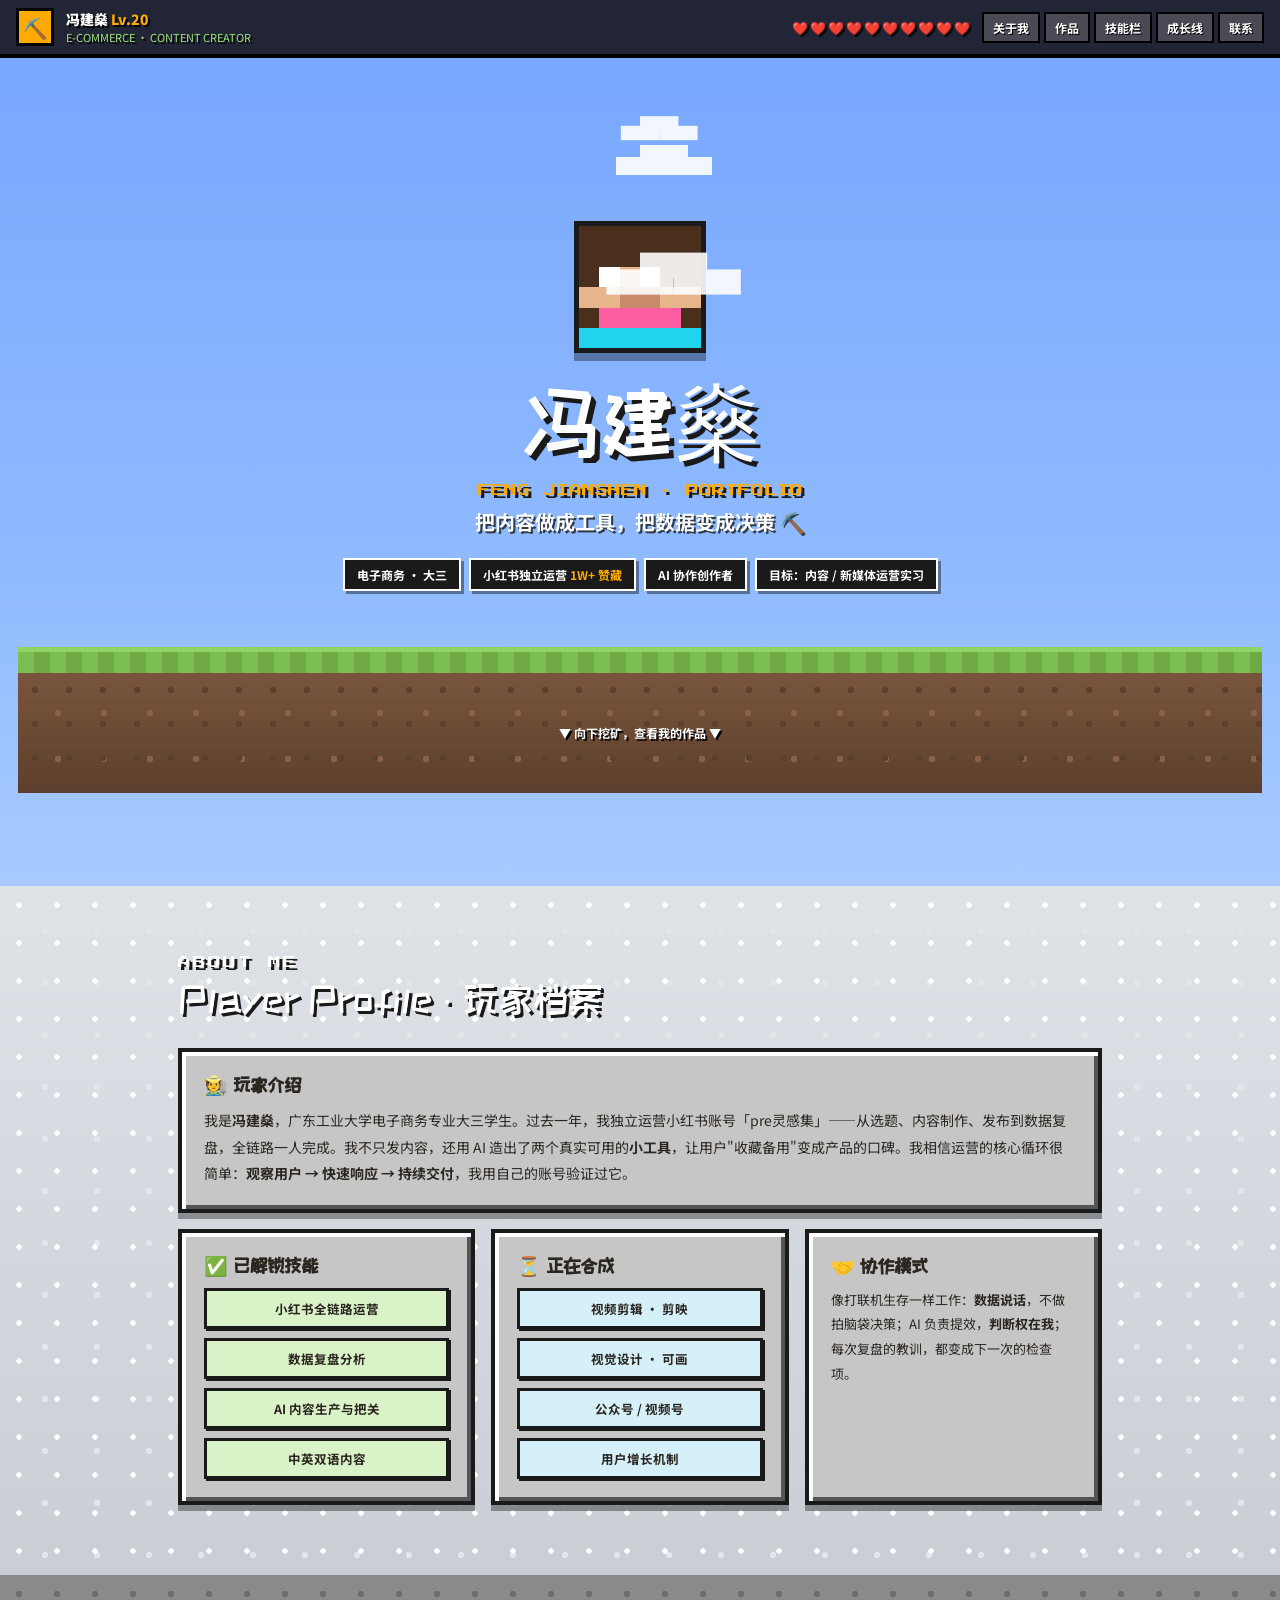
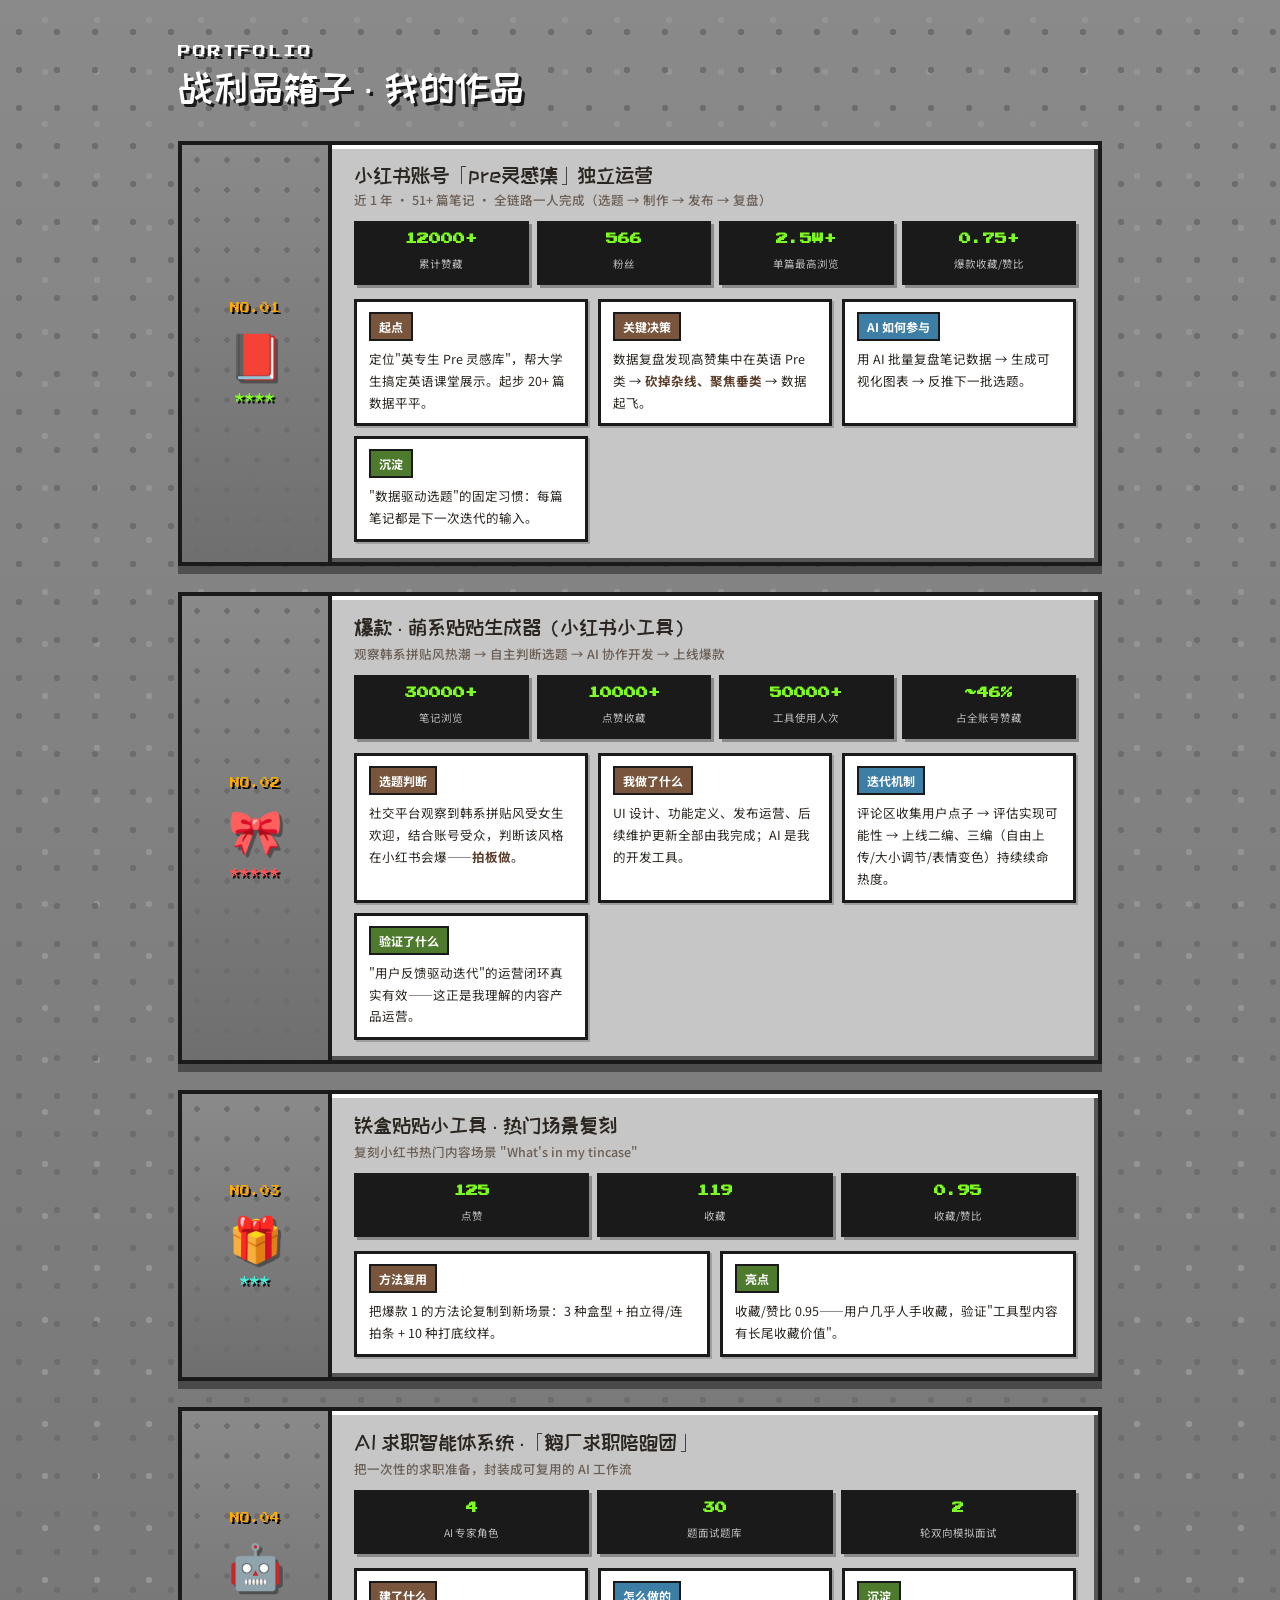
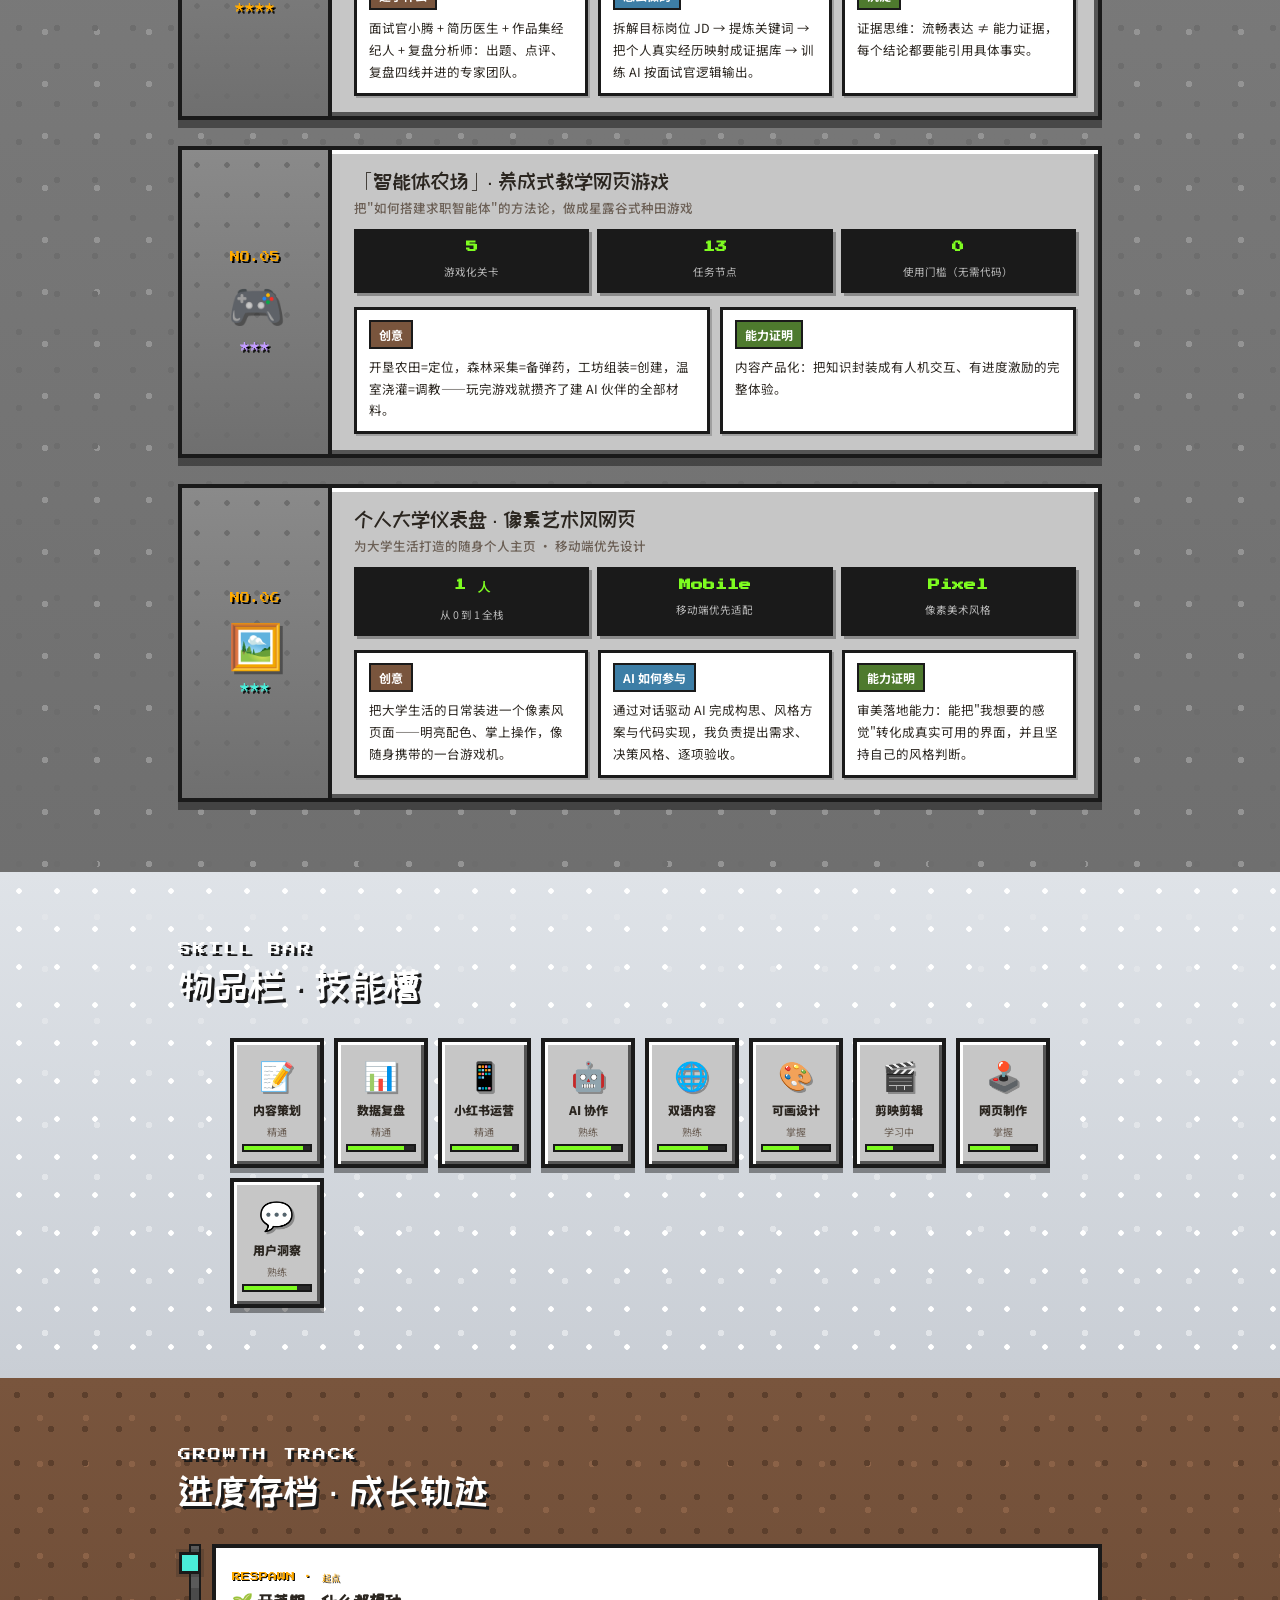
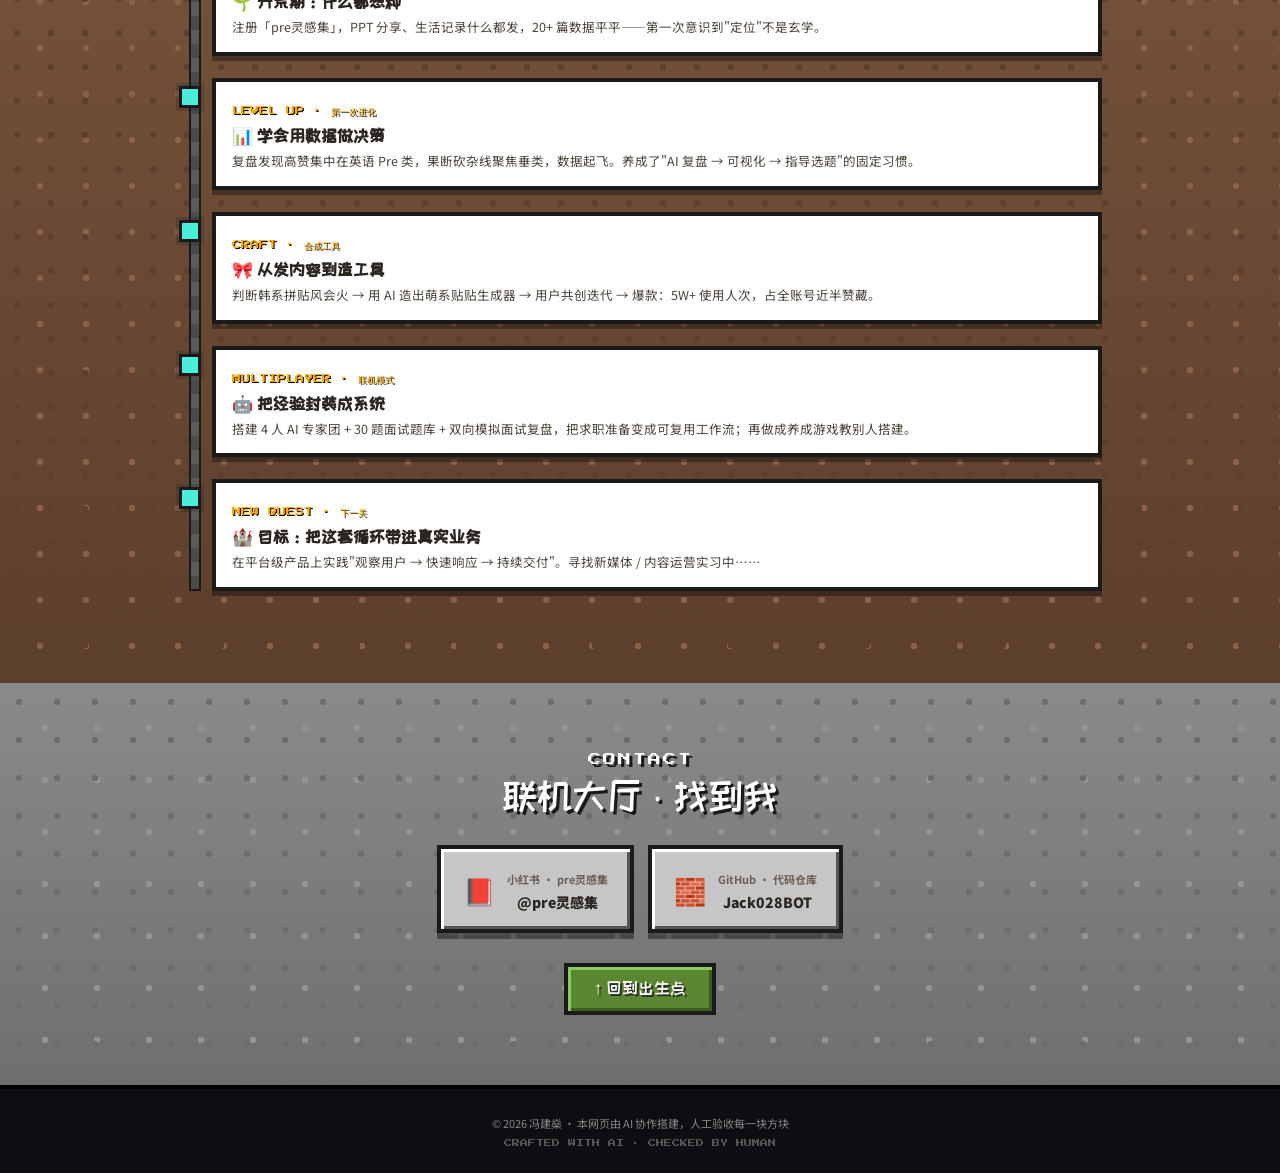
<file: demo/minecraft.html>
<!DOCTYPE html>
<html lang="zh-CN">
<head>
<meta charset="UTF-8">
<meta name="viewport" content="width=device-width, initial-scale=1.0">
<title>冯建燊 · 我的世界 | 个人作品集</title>
<link rel="preconnect" href="https://fonts.googleapis.com">
<link rel="preconnect" href="https://fonts.gstatic.com" crossorigin>
<link href="https://fonts.googleapis.com/css2?family=Press+Start+2P&family=ZCOOL+KuaiLe&family=Noto+Sans+SC:wght@400;500;700;900&display=swap" rel="stylesheet">
<style>
:root{
  --grass:#7CBD52; --grass-dark:#5B8731; --dirt:#79553D; --dirt-dark:#5C3F2C;
  --stone:#7F7F7F; --stone-dark:#5A5A5A; --sky:#78A7FF; --night:#1B1B24;
  --gold:#FFAA00; --diamond:#4AEDD9; --redstone:#FF5555; --xp:#7EFC20;
  --panel:#C6C6C6; --panel-dark:#555555; --panel-light:#FFFFFF; --ink:#2B2620;
}
*{margin:0;padding:0;box-sizing:border-box;}
html{scroll-behavior:smooth;}
body{
  font-family:'Noto Sans SC',sans-serif;color:var(--ink);
  background:var(--sky);
  image-rendering:pixelated; overflow-x:hidden;
}
img{image-rendering:pixelated;}
.en{font-family:'Press Start 2P',monospace;}
.mc-title{font-family:'ZCOOL KuaiLe','Noto Sans SC',sans-serif;}

/* ============ 像素云 & 天空 ============ */
.sky-bg{position:relative;overflow:hidden;background:linear-gradient(#78A7FF 0%,#8FBAFF 60%,#A8CBFF 100%);}
.cloud{
  position:absolute;background:#fff;opacity:.9;
  box-shadow:24px -12px 0 #fff,48px 0 0 #fff;
  width:48px;height:18px;
  animation:drift 60s linear infinite;
}
@keyframes drift{from{transform:translateX(-200px);}to{transform:translateX(110vw);}}

/* ============ 像素边框组件（Minecraft GUI 风格） ============ */
.mc-panel{
  background:var(--panel);
  border:4px solid #1a1a1a;
  box-shadow:inset 4px 4px 0 #FFFFFF,inset -4px -4px 0 var(--panel-dark), 0 6px 0 rgba(0,0,0,.35);
  padding:22px;
}
.mc-btn{
  display:inline-block;font-family:'ZCOOL KuaiLe',sans-serif;font-size:17px;cursor:pointer;user-select:none;
  background:var(--stone);color:#fff;text-shadow:2px 2px 0 #2b2b2b;
  border:4px solid #1a1a1a;box-shadow:inset 3px 3px 0 #9C9C9C,inset -3px -3px 0 var(--panel-dark);
  padding:12px 26px;text-decoration:none;transition:transform .08s;
}
.mc-btn:hover{transform:translateY(-3px);filter:brightness(1.15);}
.mc-btn:active{transform:translateY(2px);}
.mc-btn.green{background:#5B8731;box-shadow:inset 3px 3px 0 #8CC963,inset -3px -3px 0 #3C5B20;}
.mc-btn.gold{background:#C48A1A;box-shadow:inset 3px 3px 0 #FFC64D,inset -3px -3px 0 #7A560F;}

.section-label{font-family:'Press Start 2P',monospace;font-size:13px;color:#fff;text-shadow:3px 3px 0 #1a1a1a;letter-spacing:2px;}
.section-title{font-family:'ZCOOL KuaiLe',sans-serif;font-size:clamp(26px,4.5vw,38px);margin:10px 0 6px;color:#fff;text-shadow:3px 3px 0 #1a1a1a;}
.wrap{max-width:960px;margin:0 auto;padding:0 18px;}

/* ============ 顶部 HUD ============ */
#hud{
  position:sticky;top:0;z-index:90;
  background:rgba(27,27,36,.92);border-bottom:4px solid #000;
  display:flex;align-items:center;gap:12px;padding:8px 16px;flex-wrap:wrap;
}
.hud-avatar{
  width:38px;height:38px;flex:none;border:3px solid #000;background:var(--gold);
  display:flex;align-items:center;justify-content:center;font-size:20px;
}
#hud .name{color:#fff;font-weight:900;font-size:14px;text-shadow:2px 2px 0 #000;}
#hud .tagline{color:#9BE27A;font-size:11px;text-shadow:2px 2px 0 #000;}
.hud-right{margin-left:auto;display:flex;align-items:center;gap:10px;}
.hearts{font-size:13px;letter-spacing:2px;filter:drop-shadow(2px 2px 0 #000);}
.hud-nav{display:flex;gap:4px;flex-wrap:wrap;}
.hud-nav a{
  color:#fff;text-decoration:none;font-size:12px;font-weight:700;padding:5px 9px;
  background:#4a4a55;border:2px solid #000;text-shadow:1px 1px 0 #000;
}
.hud-nav a:hover{background:var(--gold);color:#1a1a1a;text-shadow:none;}

/* ============ HERO ============ */
#hero{min-height:92vh;display:flex;flex-direction:column;align-items:center;justify-content:center;text-align:center;padding:70px 18px 0;position:relative;}
.hero-name{font-family:'ZCOOL KuaiLe',sans-serif;font-size:clamp(44px,9vw,84px);color:#fff;text-shadow:5px 5px 0 #1a1a1a;line-height:1.1;}
.hero-sub-en{font-family:'Press Start 2P',monospace;font-size:clamp(9px,1.6vw,13px);color:var(--gold);text-shadow:3px 3px 0 #1a1a1a;margin:16px 0 10px;}
.hero-slogan{font-size:clamp(15px,2.4vw,20px);font-weight:700;color:#fff;text-shadow:2px 2px 0 rgba(26,26,26,.8);}
.hero-tags{display:flex;gap:8px;flex-wrap:wrap;justify-content:center;margin-top:22px;}
.hero-tag{
  background:#1a1a1a;color:#fff;font-size:12px;font-weight:700;padding:6px 12px;border:2px solid #fff;
  box-shadow:3px 3px 0 rgba(0,0,0,.4);
}
.hero-tag b{color:var(--gold);}
/* 像素方块头像 */
.pixel-face{
  width:132px;height:132px;margin:0 auto 22px;border:5px solid #1a1a1a;
  box-shadow:0 8px 0 rgba(0,0,0,.35);
  display:grid;grid-template-columns:repeat(6,1fr);grid-template-rows:repeat(6,1fr);
  background:#E8B48C; animation:bob 3s ease-in-out infinite;
}
@keyframes bob{0%,100%{transform:translateY(0);}50%{transform:translateY(-10px);}}
.pixel-face div{border:none;}
/* 草方块地面 */
.ground{
  margin-top:56px;width:100%;
}
.grass-strip{height:26px;background:repeating-linear-gradient(90deg,var(--grass) 0 16px,#6EA944 16px 32px);border-top:5px solid #8FD364;}
.dirt-strip{
  height:120px;background:
    radial-gradient(circle,#5C3F2C 3px,transparent 3.5px),
    radial-gradient(circle,#8B6247 3px,transparent 3.5px),
    linear-gradient(var(--dirt),var(--dirt-dark));
  background-size:34px 34px,46px 46px,100% 100%;
  background-position:0 0,17px 17px,0 0;
  display:flex;align-items:center;justify-content:center;gap:16px;padding:0 12px;flex-wrap:wrap;
}
.scroll-hint{color:#fff;font-size:12px;font-weight:700;text-shadow:2px 2px 0 #000;animation:bob 2s infinite;}

/* ============ 通用 section ============ */
section{padding:70px 0;}
.sec-brightgray{
  background:
    radial-gradient(circle,#ffffff 2.5px,transparent 3px),
    radial-gradient(circle,#e2e5e9 3px,transparent 3.5px),
    linear-gradient(#dfe3e8,#c9ced5);
  background-size:38px 38px,52px 52px,100% 100%;background-position:0 0,19px 19px,0 0;
}
.sec-stone{
  background:
    radial-gradient(circle,#6d6d6d 3px,transparent 3.5px),
    radial-gradient(circle,#949494 3px,transparent 3.5px),
    linear-gradient(#8a8a8a,#6f6f6f);
  background-size:38px 38px,52px 52px,100% 100%;background-position:0 0,19px 19px,0 0;
}
.sec-dirt{
  background:
    radial-gradient(circle,#5C3F2C 3px,transparent 3.5px),
    radial-gradient(circle,#8B6247 3px,transparent 3.5px),
    linear-gradient(var(--dirt),var(--dirt-dark));
  background-size:34px 34px,46px 46px,100% 100%;background-position:0 0,17px 17px,0 0;
}

/* ============ ABOUT ============ */
.about-grid{display:grid;grid-template-columns:1fr;gap:16px;margin-top:26px;}
.about-card h3{font-family:'ZCOOL KuaiLe',sans-serif;font-size:19px;margin-bottom:10px;color:var(--ink);display:flex;align-items:center;gap:8px;}
.about-card p{font-size:14px;line-height:1.9;}
.chip-wrap{display:grid;grid-template-columns:1fr;gap:9px;}
.chip-mc{
  font-size:12.5px;font-weight:700;padding:8px 12px;background:#fff;border:3px solid #1a1a1a;
  box-shadow:2px 2px 0 #1a1a1a;text-align:center;display:block;width:100%;
}
.chip-mc.hot{background:#FFE9B8;}
.chip-mc.ready{background:#D9F2C8;}
.chip-mc.learn{background:#D6F0FA;}
.about-3col{display:grid;grid-template-columns:repeat(auto-fit,minmax(250px,1fr));gap:16px;}

/* ============ 作品 ============ */
.work-list{display:flex;flex-direction:column;gap:26px;margin-top:30px;}
.work-card{
  background:var(--panel);border:4px solid #1a1a1a;
  box-shadow:inset 4px 4px 0 #fff,inset -4px -4px 0 var(--panel-dark),0 8px 0 rgba(0,0,0,.4);
  display:grid;grid-template-columns:150px 1fr;overflow:hidden;
}
.work-side{
  background:
    radial-gradient(circle,#6d6d6d 2.5px,transparent 3px),
    linear-gradient(#8a8a8a,#6f6f6f);
  background-size:30px 30px,100% 100%;
  display:flex;flex-direction:column;align-items:center;justify-content:center;gap:8px;
  padding:18px 10px;border-right:4px solid #1a1a1a;
}
.work-icon{font-size:44px;filter:drop-shadow(3px 3px 0 rgba(0,0,0,.35));}
.work-no{font-family:'Press Start 2P',monospace;font-size:10px;color:var(--gold);text-shadow:2px 2px 0 #000;}
.work-body{padding:20px 22px;}
.work-title{font-family:'ZCOOL KuaiLe',sans-serif;font-size:21px;display:flex;align-items:center;gap:8px;flex-wrap:wrap;}
.difficulty{font-size:11px;letter-spacing:1px;color:var(--gold);text-shadow:1px 1px 0 #000;}
.work-sub{font-size:12.5px;color:#6b5f55;margin:4px 0 12px;font-weight:500;}
.stat-row{display:grid;grid-template-columns:repeat(auto-fit,minmax(118px,1fr));gap:8px;margin-bottom:14px;}
.stat-block{
  border:3px solid #1a1a1a;background:#1a1a1a;color:#fff;padding:9px 8px;text-align:center;
  box-shadow:3px 3px 0 rgba(0,0,0,.3);
}
.stat-block b{font-family:'Press Start 2P',monospace;font-size:12px;color:var(--xp);display:block;margin-bottom:4px;}
.stat-block span{font-size:10.5px;color:#bbb;}
.work-story{font-size:13.5px;line-height:1.85;}
.work-story b{color:var(--dirt-dark);}
.story-grid{display:grid;grid-template-columns:repeat(auto-fit,minmax(220px,1fr));gap:10px;margin-top:6px;}
.story-cell{background:#fff;border:3px solid #1a1a1a;padding:10px 12px;font-size:12.5px;line-height:1.75;box-shadow:2px 2px 0 rgba(0,0,0,.2);}
.story-cell h4{font-size:12px;color:#fff;background:var(--dirt);display:block;width:fit-content;padding:2px 8px;margin:0 0 7px;border:2px solid #1a1a1a;}
.story-cell.ai h4{background:#3D7EA6;}
.story-cell.gain h4{background:#4E7A2E;}
.work-link{margin-top:14px;font-size:12px;font-weight:700;color:#3D7EA6;}

/* ============ 技能物品栏 ============ */
.hotbar{
  display:grid;grid-template-columns:repeat(auto-fit,minmax(88px,1fr));gap:10px;
  margin-top:30px;max-width:820px;margin-left:auto;margin-right:auto;
}
.slot{
  background:var(--panel);border:4px solid #1a1a1a;
  box-shadow:inset 3px 3px 0 #fff,inset -3px -3px 0 var(--panel-dark),0 5px 0 rgba(0,0,0,.4);
  padding:12px 8px;text-align:center;cursor:default;transition:transform .1s;
}
.slot:hover{transform:translateY(-6px) scale(1.04);}
.slot .s-ico{font-size:28px;filter:drop-shadow(2px 2px 0 rgba(0,0,0,.3));}
.slot .s-name{font-size:12px;font-weight:900;margin:7px 0 6px;}
.slot .s-lv{font-size:10px;color:#6b5f55;}
.xp-track{height:8px;background:#2b2b2b;border:2px solid #1a1a1a;margin-top:5px;}
.xp-fill{height:100%;background:var(--xp);}

/* ============ 成长时间线 ============ */
.timeline{position:relative;margin-top:30px;padding-left:34px;}
.timeline::before{content:'';position:absolute;left:11px;top:0;bottom:0;width:8px;background:repeating-linear-gradient(#5A5A5A 0 14px,#4a4a4a 14px 28px);border:2px solid #1a1a1a;}
.tl-item{position:relative;margin-bottom:22px;}
.tl-item::before{
  content:'';position:absolute;left:-33px;top:8px;width:16px;height:16px;background:var(--diamond);
  border:3px solid #1a1a1a;box-shadow:0 0 0 3px #1a1a1a33;
}
.tl-card{background:#fff;border:4px solid #1a1a1a;padding:14px 16px;box-shadow:0 5px 0 rgba(0,0,0,.35);}
.tl-tag{font-family:'Press Start 2P',monospace;font-size:9px;color:var(--gold);text-shadow:1px 1px 0 #000;}
.tl-card h4{font-family:'ZCOOL KuaiLe',sans-serif;font-size:17px;margin:6px 0 4px;}
.tl-card p{font-size:12.5px;line-height:1.75;color:#4a4238;}

/* ============ 联系 ============ */
.contact-cards{display:flex;flex-wrap:wrap;gap:14px;justify-content:center;margin-top:26px;}
.contact-card{
  background:var(--panel);border:4px solid #1a1a1a;box-shadow:inset 3px 3px 0 #fff,inset -3px -3px 0 var(--panel-dark),0 6px 0 rgba(0,0,0,.4);
  padding:16px 22px;display:flex;align-items:center;gap:12px;text-decoration:none;color:var(--ink);
  transition:transform .1s;
}
.contact-card:hover{transform:translateY(-4px);}
.contact-card .c-ico{font-size:26px;}
.contact-card .c-t{font-size:11px;color:#6b5f55;font-weight:700;}
.contact-card .c-v{font-size:14px;font-weight:900;}

footer{background:#0d0d12;color:#888;text-align:center;padding:26px 14px;font-size:11px;border-top:4px solid #000;}
footer .en{font-size:8px;color:#555;margin-top:8px;}

/* ============ 成就 Toast ============ */
#adv{
  position:fixed;top:14px;right:-360px;z-index:200;background:#212126;border:4px solid #1a1a1a;
  outline:3px solid #555;box-shadow:0 6px 14px rgba(0,0,0,.5);
  padding:12px 18px 12px 14px;display:flex;gap:12px;align-items:center;
  transition:right .5s cubic-bezier(.2,.9,.3,1.2);max-width:320px;
}
#adv.show{right:14px;}
#adv .a-ico{width:38px;height:38px;background:var(--gold);border:3px solid #000;display:flex;align-items:center;justify-content:center;font-size:20px;flex:none;}
#adv .a-t{font-family:'Press Start 2P',monospace;font-size:8px;color:var(--gold);}
#adv .a-m{font-size:12.5px;color:#fff;font-weight:700;margin-top:5px;}

/* 手机端 */
@media(max-width:640px){
  .work-card{grid-template-columns:1fr;}
  .work-side{flex-direction:row;border-right:none;border-bottom:4px solid #1a1a1a;padding:10px;}
  .hearts{display:none;}
  .pixel-face{width:104px;height:104px;}
  #hud .tagline{display:none;}
}
</style>
</head>
<body>

<!-- 成就弹窗 -->
<div id="adv">
  <div class="a-ico" id="adv-ico">🏆</div>
  <div><div class="a-t">Advancement Made!</div><div class="a-m" id="adv-msg">进度已保存！</div></div>
</div>

<!-- ============ HUD ============ -->
<div id="hud">
  <div class="hud-avatar">⛏️</div>
  <div>
    <div class="name">冯建燊 <span style="color:#FFAA00;">Lv.20</span></div>
    <div class="tagline">E-COMMERCE · CONTENT CREATOR</div>
  </div>
  <div class="hud-right">
    <div class="hearts">❤️❤️❤️❤️❤️❤️❤️❤️❤️❤️</div>
    <nav class="hud-nav">
      <a href="#about">关于我</a>
      <a href="#works">作品</a>
      <a href="#skills">技能栏</a>
      <a href="#timeline">成长线</a>
      <a href="#contact">联系</a>
    </nav>
  </div>
</div>

<!-- ============ HERO ============ -->
<header class="sky-bg" id="hero">
  <div class="cloud" style="top:12%;animation-delay:0s;"></div>
  <div class="cloud" style="top:26%;animation-delay:-22s;transform:scale(1.4);"></div>
  <div class="cloud" style="top:8%;animation-delay:-40s;transform:scale(.8);"></div>

  <div class="pixel-face" aria-label="像素头像">
    <div style="grid-area:1/1/2/7;background:#4a2f1d;"></div><!-- 头发顶 -->
    <div style="grid-area:2/1/3/7;background:#4a2f1d;"></div>
    <div style="grid-area:3/1/4/2;background:#4a2f1d;"></div>
    <div style="grid-area:3/2/4/3;background:#fff;"></div><!-- 眼白 -->
    <div style="grid-area:3/3/4/4;background:#E8B48C;"></div>
    <div style="grid-area:3/4/4/5;background:#fff;"></div>
    <div style="grid-area:3/5/4/6;background:#4a2f1d;"></div>
    <div style="grid-area:3/6/4/7;background:#4a2f1d;"></div>
    <div style="grid-area:4/1/5/3;background:#E8B48C;"></div>
    <div style="grid-area:4/3/5/5;background:#C98A6B;"></div><!-- 腮红区 -->
    <div style="grid-area:4/5/5/7;background:#E8B48C;"></div>
    <div style="grid-area:5/1/6/2;background:#4a2f1d;"></div>
    <div style="grid-area:5/2/6/6;background:#FF5DA2;"></div><!-- 嘴/衣服 -->
    <div style="grid-area:5/6/6/7;background:#4a2f1d;"></div>
    <div style="grid-area:6/1/7/7;background:#22D3EE;"></div><!-- 衣服 -->
  </div>

  <div class="hero-name">冯建燊</div>
  <div class="hero-sub-en">FENG JIANSHEN · PORTFOLIO</div>
  <div class="hero-slogan">把内容做成工具，把数据变成决策 ⛏️</div>
  <div class="hero-tags">
    <div class="hero-tag">电子商务 · 大三</div>
    <div class="hero-tag">小红书独立运营 <b>1W+ 赞藏</b></div>
    <div class="hero-tag">AI 协作创作者</div>
    <div class="hero-tag">目标：内容 / 新媒体运营实习</div>
  </div>

  <div class="ground">
    <div class="grass-strip"></div>
    <div class="dirt-strip">
      <div class="scroll-hint">▼ 向下挖矿，查看我的作品 ▼</div>
    </div>
  </div>
</header>

<!-- ============ ABOUT ============ -->
<section class="sec-brightgray" id="about">
  <div class="wrap">
    <div class="section-label">ABOUT ME</div>
    <div class="section-title">Player Profile · 玩家档案</div>

    <div class="about-grid">
      <div class="mc-panel about-card">
        <h3>🧑‍🌾 玩家介绍</h3>
        <p>我是<b>冯建燊</b>，广东工业大学电子商务专业大三学生。过去一年，我独立运营小红书账号「pre灵感集」——从选题、内容制作、发布到数据复盘，全链路一人完成。我不只发内容，还用 AI 造出了两个真实可用的<b>小工具</b>，让用户"收藏备用"变成产品的口碑。我相信运营的核心循环很简单：<b>观察用户 → 快速响应 → 持续交付</b>，我用自己的账号验证过它。</p>
      </div>
      <div class="about-3col">
        <div class="mc-panel about-card">
          <h3>✅ 已解锁技能</h3>
          <div class="chip-wrap">
            <span class="chip-mc ready">小红书全链路运营</span>
            <span class="chip-mc ready">数据复盘分析</span>
            <span class="chip-mc ready">AI 内容生产与把关</span>
            <span class="chip-mc ready">中英双语内容</span>
          </div>
        </div>
        <div class="mc-panel about-card">
          <h3>⏳ 正在合成</h3>
          <div class="chip-wrap">
            <span class="chip-mc learn">视频剪辑 · 剪映</span>
            <span class="chip-mc learn">视觉设计 · 可画</span>
            <span class="chip-mc learn">公众号 / 视频号</span>
            <span class="chip-mc learn">用户增长机制</span>
          </div>
        </div>
        <div class="mc-panel about-card">
          <h3>🤝 协作模式</h3>
          <p style="font-size:13px;">像打联机生存一样工作：<b>数据说话</b>，不做拍脑袋决策；AI 负责提效，<b>判断权在我</b>；每次复盘的教训，都变成下一次的检查项。</p>
        </div>
      </div>
    </div>
  </div>
</section>

<!-- ============ WORKS ============ -->
<section class="sec-stone" id="works">
  <div class="wrap">
    <div class="section-label">PORTFOLIO</div>
    <div class="section-title">战利品箱子 · 我的作品</div>

    <div class="work-list">

      <!-- 作品 1 -->
      <div class="work-card">
        <div class="work-side">
          <div class="work-no">NO.01</div>
          <div class="work-icon">📕</div>
          <div class="work-no" style="color:#7EFC20;">★★★★</div>
        </div>
        <div class="work-body">
          <div class="work-title">小红书账号「pre灵感集」独立运营</div>
          <div class="work-sub">近 1 年 · 51+ 篇笔记 · 全链路一人完成（选题 → 制作 → 发布 → 复盘）</div>
          <div class="stat-row">
            <div class="stat-block"><b>12000+</b><span>累计赞藏</span></div>
            <div class="stat-block"><b>566</b><span>粉丝</span></div>
            <div class="stat-block"><b>2.5W+</b><span>单篇最高浏览</span></div>
            <div class="stat-block"><b>0.75+</b><span>爆款收藏/赞比</span></div>
          </div>
          <div class="work-story">
            <div class="story-grid">
              <div class="story-cell"><h4>起点</h4>定位"英专生 Pre 灵感库"，帮大学生搞定英语课堂展示。起步 20+ 篇数据平平。</div>
              <div class="story-cell"><h4>关键决策</h4>数据复盘发现高赞集中在英语 Pre 类 → <b>砍掉杂线、聚焦垂类</b> → 数据起飞。</div>
              <div class="story-cell ai"><h4>AI 如何参与</h4>用 AI 批量复盘笔记数据 → 生成可视化图表 → 反推下一批选题。</div>
              <div class="story-cell gain"><h4>沉淀</h4>"数据驱动选题"的固定习惯：每篇笔记都是下一次迭代的输入。</div>
            </div>
          </div>
        </div>
      </div>

      <!-- 作品 2 -->
      <div class="work-card">
        <div class="work-side">
          <div class="work-no">NO.02</div>
          <div class="work-icon">🎀</div>
          <div class="work-no" style="color:#FF5555;">★★★★★</div>
        </div>
        <div class="work-body">
          <div class="work-title">爆款 · 萌系贴贴生成器（小红书小工具）</div>
          <div class="work-sub">观察韩系拼贴风热潮 → 自主判断选题 → AI 协作开发 → 上线爆款</div>
          <div class="stat-row">
            <div class="stat-block"><b>30000+</b><span>笔记浏览</span></div>
            <div class="stat-block"><b>10000+</b><span>点赞收藏</span></div>
            <div class="stat-block"><b>50000+</b><span>工具使用人次</span></div>
            <div class="stat-block"><b>~46%</b><span>占全账号赞藏</span></div>
          </div>
          <div class="work-story">
            <div class="story-grid">
              <div class="story-cell"><h4>选题判断</h4>社交平台观察到韩系拼贴风受女生欢迎，结合账号受众，判断该风格在小红书会爆——<b>拍板做</b>。</div>
              <div class="story-cell"><h4>我做了什么</h4>UI 设计、功能定义、发布运营、后续维护更新全部由我完成；AI 是我的开发工具。</div>
              <div class="story-cell ai"><h4>迭代机制</h4>评论区收集用户点子 → 评估实现可能性 → 上线二编、三编（自由上传/大小调节/表情变色）持续续命热度。</div>
              <div class="story-cell gain"><h4>验证了什么</h4>"用户反馈驱动迭代"的运营闭环真实有效——这正是我理解的内容产品运营。</div>
            </div>
          </div>
        </div>
      </div>

      <!-- 作品 3 -->
      <div class="work-card">
        <div class="work-side">
          <div class="work-no">NO.03</div>
          <div class="work-icon">🎁</div>
          <div class="work-no" style="color:#4AEDD9;">★★★</div>
        </div>
        <div class="work-body">
          <div class="work-title">铁盒贴贴小工具 · 热门场景复刻</div>
          <div class="work-sub">复刻小红书热门内容场景 "What's in my tincase"</div>
          <div class="stat-row">
            <div class="stat-block"><b>125</b><span>点赞</span></div>
            <div class="stat-block"><b>119</b><span>收藏</span></div>
            <div class="stat-block"><b>0.95</b><span>收藏/赞比</span></div>
          </div>
          <div class="work-story">
            <div class="story-grid">
              <div class="story-cell"><h4>方法复用</h4>把爆款 1 的方法论复制到新场景：3 种盒型 + 拍立得/连拍条 + 10 种打底纹样。</div>
              <div class="story-cell gain"><h4>亮点</h4>收藏/赞比 0.95——用户几乎人手收藏，验证"工具型内容有长尾收藏价值"。</div>
            </div>
          </div>
        </div>
      </div>

      <!-- 作品 4 -->
      <div class="work-card">
        <div class="work-side">
          <div class="work-no">NO.04</div>
          <div class="work-icon">🤖</div>
          <div class="work-no" style="color:#FFAA00;">★★★★</div>
        </div>
        <div class="work-body">
          <div class="work-title">AI 求职智能体系统 ·「鹅厂求职陪跑团」</div>
          <div class="work-sub">把一次性的求职准备，封装成可复用的 AI 工作流</div>
          <div class="stat-row">
            <div class="stat-block"><b>4</b><span>AI 专家角色</span></div>
            <div class="stat-block"><b>30</b><span>题面试题库</span></div>
            <div class="stat-block"><b>2</b><span>轮双向模拟面试</span></div>
          </div>
          <div class="work-story">
            <div class="story-grid">
              <div class="story-cell"><h4>建了什么</h4>面试官小腾 + 简历医生 + 作品集经纪人 + 复盘分析师：出题、点评、复盘四线并进的专家团队。</div>
              <div class="story-cell ai"><h4>怎么做的</h4>拆解目标岗位 JD → 提炼关键词 → 把个人真实经历映射成证据库 → 训练 AI 按面试官逻辑输出。</div>
              <div class="story-cell gain"><h4>沉淀</h4>证据思维：流畅表达 ≠ 能力证据，每个结论都要能引用具体事实。</div>
            </div>
          </div>
        </div>
      </div>

      <!-- 作品 5 -->
      <div class="work-card">
        <div class="work-side">
          <div class="work-no">NO.05</div>
          <div class="work-icon">🎮</div>
          <div class="work-no" style="color:#C29CFF;">★★★</div>
        </div>
        <div class="work-body">
          <div class="work-title">「智能体农场」· 养成式教学网页游戏</div>
          <div class="work-sub">把"如何搭建求职智能体"的方法论，做成星露谷式种田游戏</div>
          <div class="stat-row">
            <div class="stat-block"><b>5</b><span>游戏化关卡</span></div>
            <div class="stat-block"><b>13</b><span>任务节点</span></div>
            <div class="stat-block"><b>0</b><span>使用门槛（无需代码）</span></div>
          </div>
          <div class="work-story">
            <div class="story-grid">
              <div class="story-cell"><h4>创意</h4>开垦农田=定位，森林采集=备弹药，工坊组装=创建，温室浇灌=调教——玩完游戏就攒齐了建 AI 伙伴的全部材料。</div>
              <div class="story-cell gain"><h4>能力证明</h4>内容产品化：把知识封装成有人机交互、有进度激励的完整体验。</div>
            </div>
          </div>
        </div>
      </div>

      <!-- 作品 6 -->
      <div class="work-card">
        <div class="work-side">
          <div class="work-no">NO.06</div>
          <div class="work-icon">🖼️</div>
          <div class="work-no" style="color:#4AEDD9;">★★★</div>
        </div>
        <div class="work-body">
          <div class="work-title">个人大学仪表盘 · 像素艺术风网页</div>
          <div class="work-sub">为大学生活打造的随身个人主页 · 移动端优先设计</div>
          <div class="stat-row">
            <div class="stat-block"><b>1 人</b><span>从 0 到 1 全栈</span></div>
            <div class="stat-block"><b>Mobile</b><span>移动端优先适配</span></div>
            <div class="stat-block"><b>Pixel</b><span>像素美术风格</span></div>
          </div>
          <div class="work-story">
            <div class="story-grid">
              <div class="story-cell"><h4>创意</h4>把大学生活的日常装进一个像素风页面——明亮配色、掌上操作，像随身携带的一台游戏机。</div>
              <div class="story-cell ai"><h4>AI 如何参与</h4>通过对话驱动 AI 完成构思、风格方案与代码实现，我负责提出需求、决策风格、逐项验收。</div>
              <div class="story-cell gain"><h4>能力证明</h4>审美落地能力：能把"我想要的感觉"转化成真实可用的界面，并且坚持自己的风格判断。</div>
            </div>
          </div>
        </div>
      </div>

    </div>
  </div>
</section>

<!-- ============ SKILLS ============ -->
<section class="sec-brightgray" id="skills">
  <div class="wrap">
    <div class="section-label">SKILL BAR</div>
    <div class="section-title">物品栏 · 技能槽</div>

    <div class="hotbar">
      <div class="slot"><div class="s-ico">📝</div><div class="s-name">内容策划</div><div class="s-lv">精通</div><div class="xp-track"><div class="xp-fill" style="width:90%"></div></div></div>
      <div class="slot"><div class="s-ico">📊</div><div class="s-name">数据复盘</div><div class="s-lv">精通</div><div class="xp-track"><div class="xp-fill" style="width:85%"></div></div></div>
      <div class="slot"><div class="s-ico">📱</div><div class="s-name">小红书运营</div><div class="s-lv">精通</div><div class="xp-track"><div class="xp-fill" style="width:92%"></div></div></div>
      <div class="slot"><div class="s-ico">🤖</div><div class="s-name">AI 协作</div><div class="s-lv">熟练</div><div class="xp-track"><div class="xp-fill" style="width:85%"></div></div></div>
      <div class="slot"><div class="s-ico">🌐</div><div class="s-name">双语内容</div><div class="s-lv">熟练</div><div class="xp-track"><div class="xp-fill" style="width:75%"></div></div></div>
      <div class="slot"><div class="s-ico">🎨</div><div class="s-name">可画设计</div><div class="s-lv">掌握</div><div class="xp-track"><div class="xp-fill" style="width:55%"></div></div></div>
      <div class="slot"><div class="s-ico">🎬</div><div class="s-name">剪映剪辑</div><div class="s-lv">学习中</div><div class="xp-track"><div class="xp-fill" style="width:40%"></div></div></div>
      <div class="slot"><div class="s-ico">🕹️</div><div class="s-name">网页制作</div><div class="s-lv">掌握</div><div class="xp-track"><div class="xp-fill" style="width:60%"></div></div></div>
      <div class="slot"><div class="s-ico">💬</div><div class="s-name">用户洞察</div><div class="s-lv">熟练</div><div class="xp-track"><div class="xp-fill" style="width:80%"></div></div></div>
    </div>
  </div>
</section>

<!-- ============ TIMELINE ============ -->
<section class="sec-dirt" id="timeline">
  <div class="wrap">
    <div class="section-label">GROWTH TRACK</div>
    <div class="section-title">进度存档 · 成长轨迹</div>

    <div class="timeline">
      <div class="tl-item">
        <div class="tl-card"><span class="tl-tag">RESPAWN · 起点</span>
          <h4>🌱 开荒期：什么都想种</h4>
          <p>注册「pre灵感集」，PPT 分享、生活记录什么都发，20+ 篇数据平平——第一次意识到"定位"不是玄学。</p>
        </div>
      </div>
      <div class="tl-item">
        <div class="tl-card"><span class="tl-tag">LEVEL UP · 第一次进化</span>
          <h4>📊 学会用数据做决策</h4>
          <p>复盘发现高赞集中在英语 Pre 类，果断砍杂线聚焦垂类，数据起飞。养成了"AI 复盘 → 可视化 → 指导选题"的固定习惯。</p>
        </div>
      </div>
      <div class="tl-item">
        <div class="tl-card"><span class="tl-tag">CRAFT · 合成工具</span>
          <h4>🎀 从发内容到造工具</h4>
          <p>判断韩系拼贴风会火 → 用 AI 造出萌系贴贴生成器 → 用户共创迭代 → 爆款：5W+ 使用人次，占全账号近半赞藏。</p>
        </div>
      </div>
      <div class="tl-item">
        <div class="tl-card"><span class="tl-tag">MULTIPLAYER · 联机模式</span>
          <h4>🤖 把经验封装成系统</h4>
          <p>搭建 4 人 AI 专家团 + 30 题面试题库 + 双向模拟面试复盘，把求职准备变成可复用工作流；再做成养成游戏教别人搭建。</p>
        </div>
      </div>
      <div class="tl-item">
        <div class="tl-card"><span class="tl-tag">NEW QUEST · 下一关</span>
          <h4>🏰 目标：把这套循环带进真实业务</h4>
          <p>在平台级产品上实践"观察用户 → 快速响应 → 持续交付"。寻找新媒体 / 内容运营实习中……</p>
        </div>
      </div>
    </div>
  </div>
</section>

<!-- ============ CONTACT ============ -->
<section class="sec-stone" id="contact">
  <div class="wrap" style="text-align:center;">
    <div class="section-label">CONTACT</div>
    <div class="section-title">联机大厅 · 找到我</div>
    <div class="contact-cards">
      <a class="contact-card" href="https://www.xiaohongshu.com/user/profile/你的ID" target="_blank">
        <span class="c-ico">📕</span>
        <span><span class="c-t">小红书 · pre灵感集</span><br><span class="c-v">@pre灵感集</span></span>
      </a>
      <a class="contact-card" href="https://github.com/Jack028BOT" target="_blank">
        <span class="c-ico">🧱</span>
        <span><span class="c-t">GitHub · 代码仓库</span><br><span class="c-v">Jack028BOT</span></span>
      </a>
    </div>
    <div style="margin-top:30px;">
      <a class="mc-btn green" href="#hero">↑ 回到出生点</a>
    </div>
  </div>
</section>

<footer>
  © 2026 冯建燊 · 本网页由 AI 协作搭建，人工验收每一块方块
  <div class="en">CRAFTED WITH AI · CHECKED BY HUMAN</div>
</footer>

<script>
/* 成就弹窗：滚动到各区域时触发 */
const ACHIEVEMENTS = [
  {sel:'#about',   ico:'📜', msg:'成就解锁：认识这位玩家'},
  {sel:'#works',   ico:'📦', msg:'成就解锁：打开战利品箱子'},
  {sel:'#skills',  ico:'⚔️', msg:'成就解锁：查看技能槽'},
  {sel:'#timeline',ico:'⏳', msg:'成就解锁：读取存档进度'},
  {sel:'#contact', ico:'🤝', msg:'成就解锁：进入联机大厅'},
];
const adv=$('#adv'),advIco=$('#adv-ico'),advMsg=$('#adv-msg');
let advTimer=null;
function popAdv(ico,msg){
  advIco.textContent=ico; advMsg.textContent=msg;
  adv.classList.add('show');
  clearTimeout(advTimer);
  advTimer=setTimeout(()=>adv.classList.remove('show'),3000);
}
const io=new IntersectionObserver(entries=>{
  entries.forEach(e=>{
    if(e.isIntersecting){
      const a=ACHIEVEMENTS.find(x=>x.sel===e.target.id && !x.done);
      if(a){a.done=true; popAdv(a.ico,a.msg);}
    }
  });
},{threshold:.3});
ACHIEVEMENTS.forEach(a=>{const el=document.querySelector(a.sel); if(el) io.observe(el);});
/* 进站欢迎成就 */
setTimeout(()=>popAdv('⛏️','欢迎来到冯建燊的世界'),900);
</script>
</body>
</html>
</file>
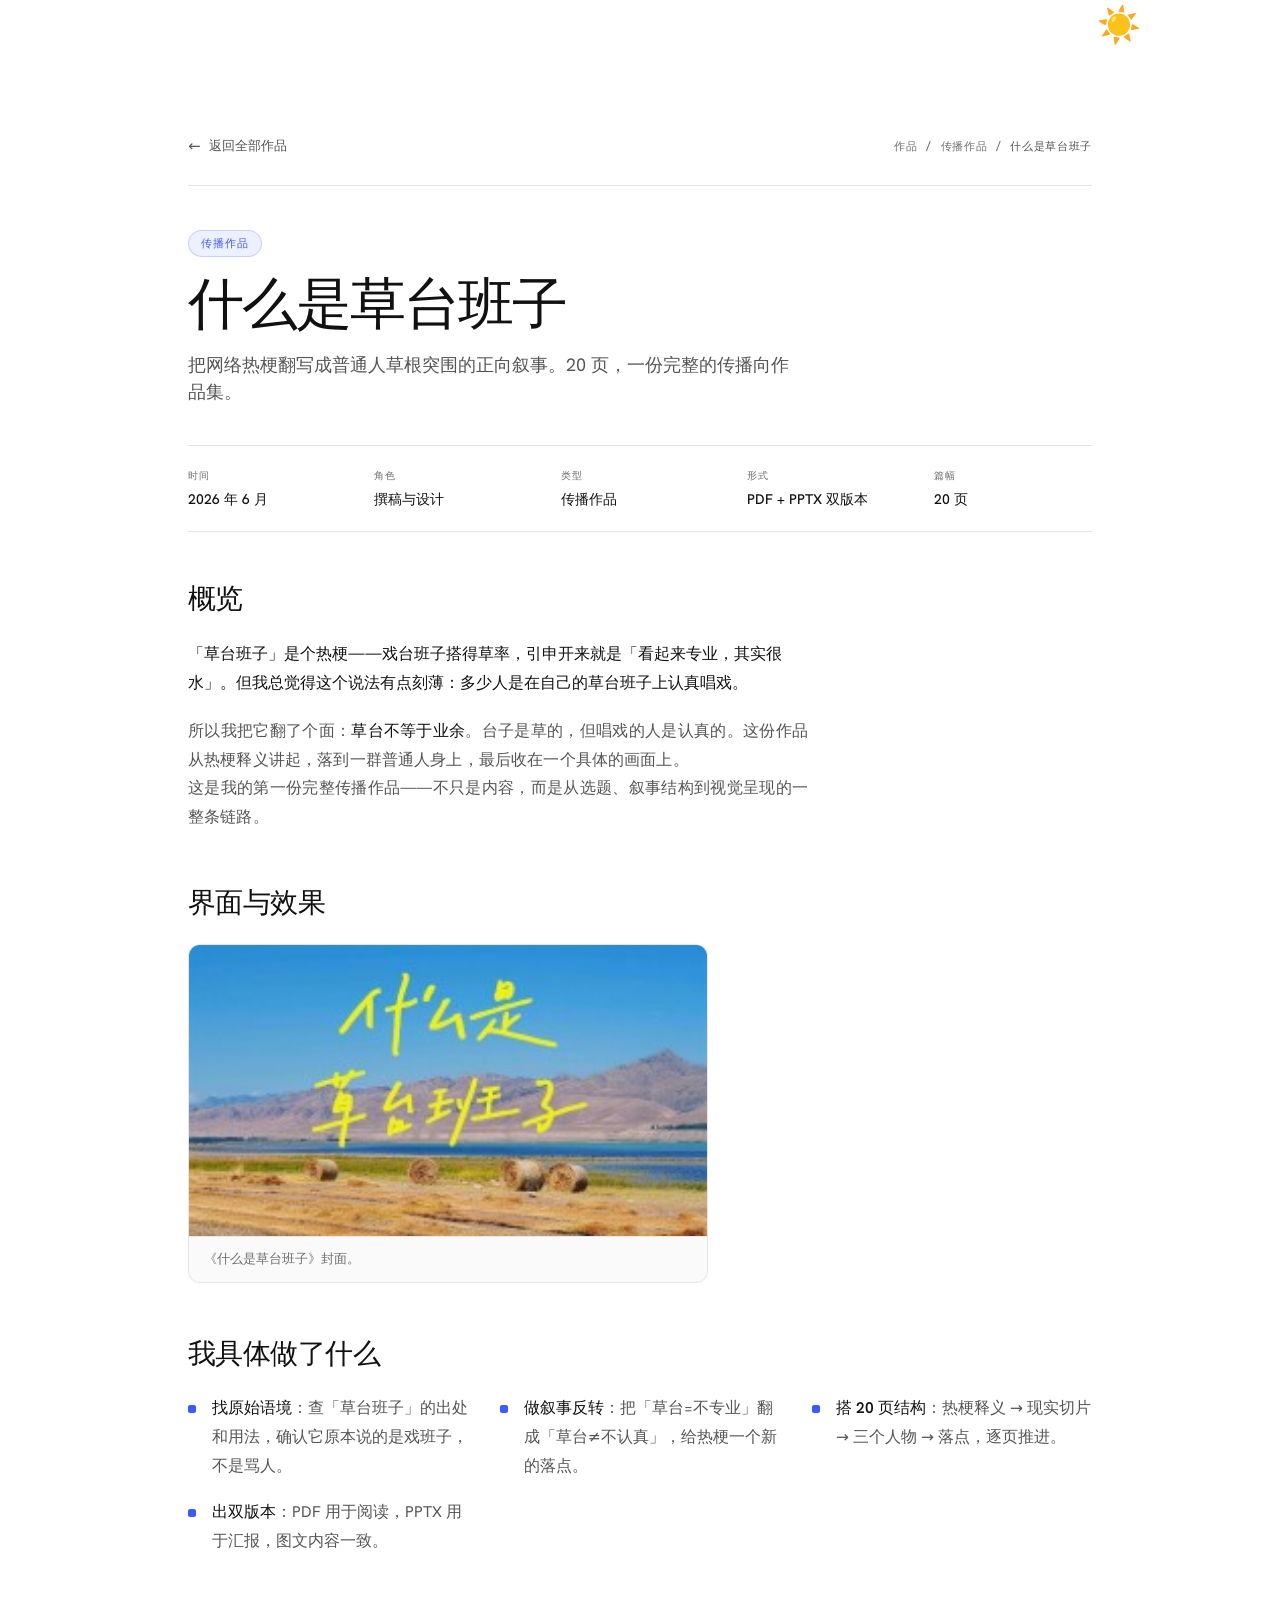
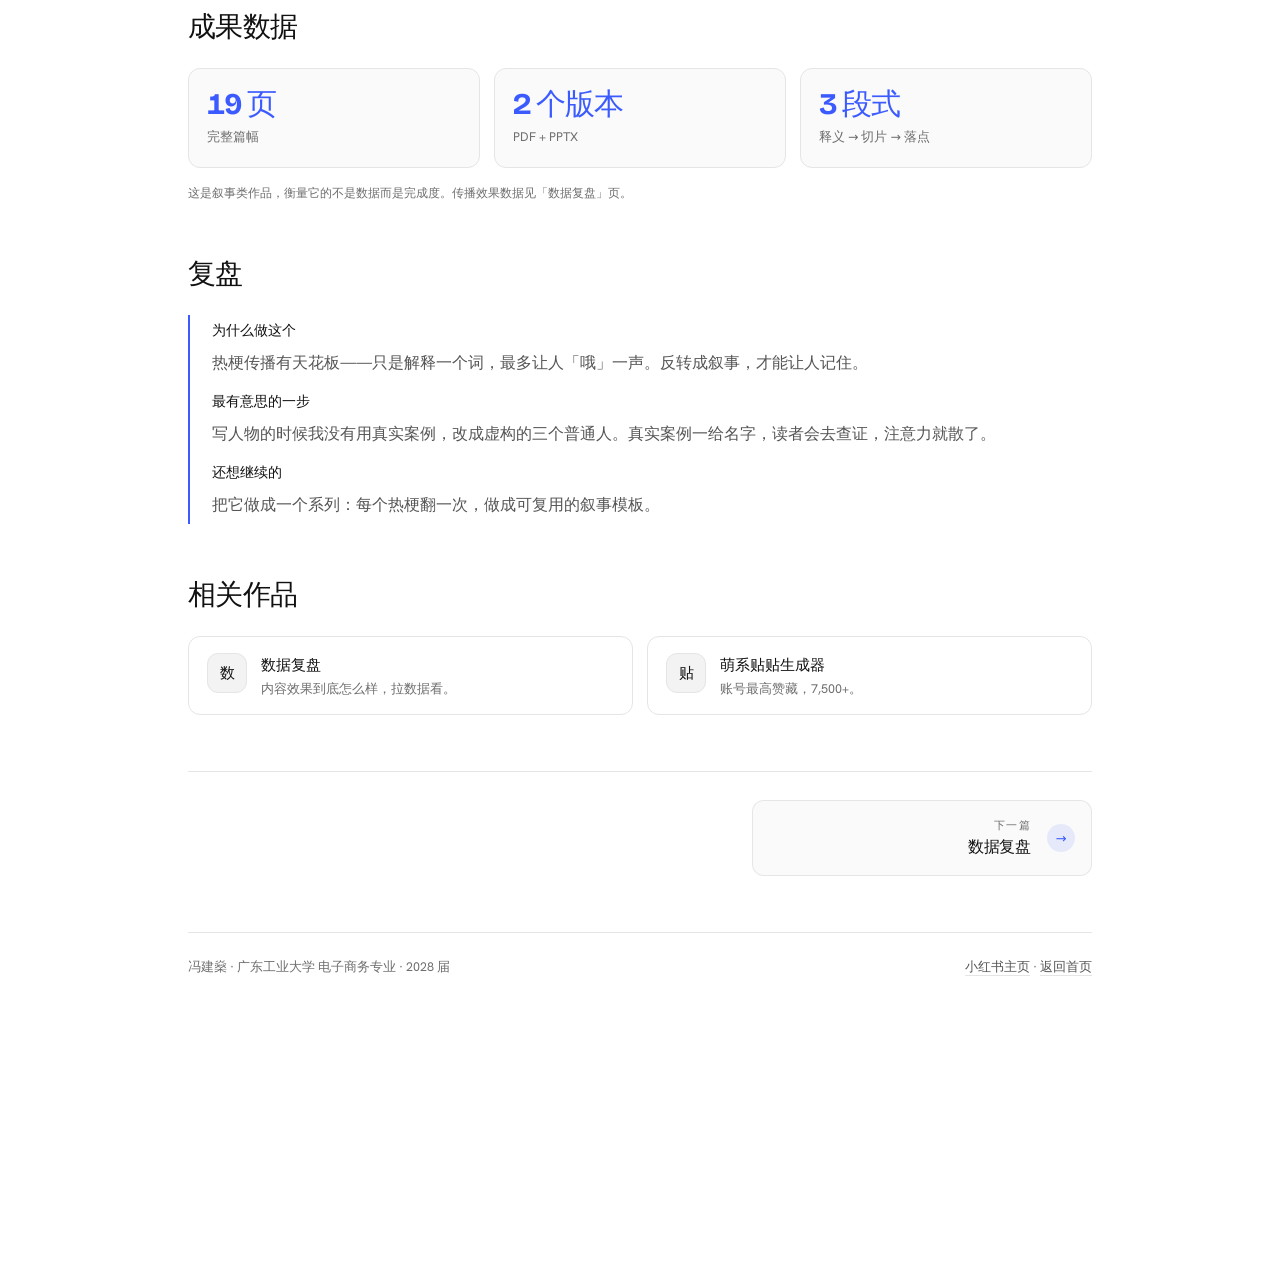
<file: works/caotai.html>
<!doctype html>
<html lang="zh-CN">
<head>
<meta charset="utf-8">
<meta name="viewport" content="width=device-width, initial-scale=1">
<title>什么是草台班子 · 冯建燊</title>
<meta name="description" content="把网络热梗翻写成普通人草根突围的正向叙事。20 页，一份完整的传播向作品集。">
<meta name="author" content="冯建燊">

<!-- 像素太阳 favicon -->
<link rel="icon" type="image/svg+xml" href="../assets/img/favicon.svg">
<link rel="icon" type="image/png" sizes="32x32" href="../assets/img/favicon.png">
<link rel="stylesheet" href="../assets/css/tokens.css?v=20261115-18">
<link rel="stylesheet" href="../assets/css/base.css?v=20261115-18">
<link rel="stylesheet" href="../assets/css/deco.css?v=20261115-18">
<link rel="stylesheet" href="../assets/css/work.css?v=20261116-23">
</head>
<body>
<a class="skip-link" href="#content">跳到主要内容</a>

<button class="theme-toggle" id="theme-toggle" aria-label="切换深色模式" title="切换主题" type="button">
      <svg class="icon-sun" viewBox="0 0 128 128" aria-hidden="true"><path d="M37.41 41.95c-9.71 12.48-9.54 34.65 2.87 45.64c14.09 12.47 33.92 12.34 46.39.87c14.95-13.76 14.09-36.66.87-49.63c-13.29-13.04-37.04-13.72-50.13 3.12z" fill="#fcc11a"/><path d="M53 37.67c-3.84-1.7-8.04 2.93-9.87 6.09c-1.83 3.17-3.53 9.38.37 10.97c3.9 1.58 6.7-1.1 9.51-5.73c2.79-4.63 4.38-9.38-.01-11.33z" fill="#fee269"/><path d="M63 20.27c-.93 1.74-.62 3.08 1.23 3.52c1.85.44 13.36 2.31 14.33 2.37c1.41.09 1.93-.97 1.76-2.2c-.18-1.23-2.99-18.46-3.25-20.04S75.14.76 73.55 2.87S63.7 18.96 63 20.27z" fill="#ffa722"/><path d="M92.8 32.23c-1.81.56-1.76 1.67-.79 3.08c.97 1.41 7.65 11.6 8.26 12.31c.62.7 1.67.88 2.55-.18c.88-1.05 11.86-16.45 12.66-17.41c1.32-1.58.53-3.25-1.49-2.73c-1.54.41-20.05 4.58-21.19 4.93z" fill="#ffa722"/><path d="M106.6 61.86c-1.3-.74-2.99-.53-3.43 1.14c-.44 1.67-2.37 13.8-2.55 14.86s.62 2.11 1.93 1.85s19.45-2.95 20.66-3.25c2.11-.53 2.81-2.64.62-4.22c-1.42-1.03-16-9.68-17.23-10.38z" fill="#ffa722"/><path d="M92.09 90.6c1.4-.75 2.64-.18 2.99 1.41c.35 1.58 4.22 17.76 4.84 20.75c.31 1.5-1.41 2.73-2.81 1.85c-1.41-.88-16.69-11.53-17.67-12.4c-1.41-1.23-.43-2.51.26-3.16c1.4-1.33 11.07-7.74 12.39-8.45z" fill="#ffa722"/><path d="M49.54 99.48c-1.77-.17-2.29 1.41-2.02 2.81c.26 1.41 2.9 19.24 3.08 20.57c.26 1.93 2.29 2.73 3.6.79s10.35-16.4 11.08-17.76c1.32-2.46.35-2.99-.97-3.6c-1.31-.61-12.92-2.63-14.77-2.81z" fill="#ffa722"/><path d="M24.23 79c1.23-2.02 2.81-1.49 3.96.44c.78 1.32 7.38 10.2 8 11.16c.62.97.88 2.81-1.05 3.25c-1.95.45-17.68 4.58-20.14 5.02c-2.46.44-3.87-1.49-2.29-3.6c.92-1.24 10.82-15.12 11.52-16.27z" fill="#ffa722"/><path d="M20.89 63.7c2.25 1 3.31.64 3.78-.97c.62-2.11 2.46-11.78 2.55-13.98c.06-1.43-.53-2.81-2.73-2.46S6.47 48.85 4.45 49.55c-2.35.82-2.18 3.4-.62 4.22c1.85.97 15.47 9.23 17.06 9.93z" fill="#ffa722"/><path d="M48.23 26.78c1.27-1.01.88-2.46-.26-3.25c-1.14-.79-15.26-11-17.05-12.4c-1.58-1.23-3.52-.79-2.99 2.02c.38 2.02 4.88 19.7 5.19 20.92c.35 1.41 1.41 2.11 2.64 1.23c1.21-.87 11.15-7.46 12.47-8.52z" fill="#ffa722"/></svg>
      <svg class="icon-moon" viewBox="0 0 200 200" fill-rule="evenodd" clip-rule="evenodd" aria-hidden="true"><circle cx="100" cy="100" r="94.147" fill="#e4e2dc"/><clipPath id="tm-moon-clip"><circle cx="100" cy="100" r="94.147"/></clipPath><g clip-path="url(#tm-moon-clip)"><path d="M173.111-46.282l59.723 39.66 25.005 67.189-19.264 69.056-56.174 44.544-71.628 3.018-59.723-39.66-25.005-67.189L45.308 1.28l56.174-44.544 71.629-3.018z" fill="#f6f4ef"/></g><path d="M158.551 135.006l-4.072 2.503 6.822 5.83 1.8-4.404-4.55-3.929zM116.907 69.037l-6.653 4.089 11.145 9.525 2.941-7.195-7.433-6.419zM67.138 119.523l-4.542 2.791 7.61 6.503 2.007-4.912-5.075-4.382zM80.286 37.068l4.825-3.028-8.193-6.873-2.097 5.268 5.465 4.633zM143.466 148.273l5.198-3.261-8.826-7.403-2.259 5.674 5.887 4.99z" fill="#e4e2dc" fill-rule="nonzero"/><path d="M163.108 73.155l2.628 13.525-12.051 6.679-10.076-9.398 5.824-12.486 13.675 1.68zM83.672 53.684l-7.194 20.408-21.332-.919-5.99-20.976 17.63-12.045 16.886 13.532zM91.359 125.589l-5.626-25.934 22.927-13.364 19.794 17.674-10.692 24.288-26.403-2.664zM35.02 112.946l-3.955-14.875 12.902-8.012 11.929 9.923-5.53 14.145-15.346-1.181zM104.602 180.886l-15.004-13.214 8.155-17.962 20.044 2.111 4.233 19.268-17.428 9.797z" fill="#e4e2dc"/></svg>
    </button>


<div class="page-shell">
  <main id="content" class="work-page">

    <!-- ① 返回 + 面包屑 -->
    <div class="work-top">
      <a class="back-link" href="../index.html"><span class="back-link__arrow">&larr;</span> 返回全部作品</a>
      <p class="breadcrumb">作品 / 传播作品 / <span>什么是草台班子</span></p>
    </div>

    <!-- ② 标题 -->
    <header class="work-hero">
      <span class="work-kicker">传播作品</span>
      <h1 class="work-title">什么是草台班子</h1>
      <p class="work-tagline">把网络热梗翻写成普通人草根突围的正向叙事。20 页，一份完整的传播向作品集。</p>
    </header>

    <!-- ③ 元信息条 -->
    <div class="work-meta">
      <div class="meta-item"><span class="meta-label">时间</span><span class="meta-value">2026 年 6 月</span></div>
      <div class="meta-item"><span class="meta-label">角色</span><span class="meta-value">撰稿与设计</span></div>
      <div class="meta-item"><span class="meta-label">类型</span><span class="meta-value">传播作品</span></div>
      <div class="meta-item"><span class="meta-label">形式</span><span class="meta-value">PDF + PPTX 双版本</span></div>
      <div class="meta-item"><span class="meta-label">篇幅</span><span class="meta-value">20 页</span></div>
    </div>

    <!-- ④ 概览 -->
    <section class="work-section">
      <h2 class="work-section-title">概览</h2>
      <p class="work-lede">「草台班子」是个热梗——戏台班子搭得草率，引申开来就是「看起来专业，其实很水」。但我总觉得这个说法有点刻薄：多少人是在自己的草台班子上认真唱戏。</p>
      <div class="work-body"><p>所以我把它翻了个面：<strong>草台不等于业余</strong>。台子是草的，但唱戏的人是认真的。这份作品从热梗释义讲起，落到一群普通人身上，最后收在一个具体的画面上。</p></div>
      <div class="work-body"><p>这是我的第一份完整传播作品——不只是内容，而是从选题、叙事结构到视觉呈现的一整条链路。</p></div>
    </section>


    <!-- ⑤ 截图 -->
    <section class="work-section">
      <h2 class="work-section-title">界面与效果</h2>
      <div class="work-shots">
        <figure class="work-shot"><img src="../assets/img/shots/caotai-cover.jpg" alt="《什么是草台班子》封面。" loading="lazy"><figcaption>《什么是草台班子》封面。</figcaption></figure>
      </div>
    </section>

    <!-- ⑥ 我具体做了什么 -->
    <section class="work-section">
      <h2 class="work-section-title">我具体做了什么</h2>
      <ul class="work-tasks">
        <li><b>找原始语境</b>：查「草台班子」的出处和用法，确认它原本说的是戏班子，不是骂人。</li>
        <li><b>做叙事反转</b>：把「草台=不专业」翻成「草台≠不认真」，给热梗一个新的落点。</li>
        <li><b>搭 20 页结构</b>：热梗释义 → 现实切片 → 三个人物 → 落点，逐页推进。</li>
        <li><b>出双版本</b>：PDF 用于阅读，PPTX 用于汇报，图文内容一致。</li>
      </ul>
    </section>

    <!-- ⑦ 成果数据 -->
    <section class="work-section">
      <h2 class="work-section-title">成果数据</h2>
      <div class="work-stats">
        <div class="stat-card"><span class="gm-num stat-num">20 页</span><span class="stat-cap">完整篇幅</span></div>
        <div class="stat-card"><span class="gm-num stat-num">2 个版本</span><span class="stat-cap">PDF + PPTX</span></div>
        <div class="stat-card"><span class="gm-num stat-num">3 段式</span><span class="stat-cap">释义 → 切片 → 落点</span></div>
      </div>
      <p class="stat-note">这是叙事类作品，衡量它的不是数据而是完成度。传播效果数据见「数据复盘」页。</p>
    </section>

    <!-- ⑧ 复盘 -->
    <section class="work-section">
      <h2 class="work-section-title">复盘</h2>
      <div class="work-review">
        <h4>为什么做这个</h4>
        <p>热梗传播有天花板——只是解释一个词，最多让人「哦」一声。反转成叙事，才能让人记住。</p>
        <h4>最有意思的一步</h4>
        <p>写人物的时候我没有用真实案例，改成虚构的三个普通人。真实案例一给名字，读者会去查证，注意力就散了。</p>
        <h4>还想继续的</h4>
        <p>把它做成一个系列：每个热梗翻一次，做成可复用的叙事模板。</p>
      </div>
    </section>

    <!-- ⑨ 相关作品 -->
    <section class="work-section">
      <h2 class="work-section-title">相关作品</h2>
      <div class="work-related">
        <a class="related-card" href="data-review.html">
          <span class="related-icon">数</span>
          <span class="related-text"><span class="related-name">数据复盘</span><span class="related-desc">内容效果到底怎么样，拉数据看。</span></span>
        </a>
        <a class="related-card" href="cute-face-grid.html">
          <span class="related-icon">贴</span>
          <span class="related-text"><span class="related-name">萌系贴贴生成器</span><span class="related-desc">账号最高赞藏，7,500+。</span></span>
        </a>
      </div>
    </section>

    <!-- ⑩ 上下站 -->
    <nav class="work-pager">
      <a class="pager-link pager-link--next" href="data-review.html">
        <span class="pager-dir">下一篇</span>
        <span class="pager-name">数据复盘</span>
      </a>
    </nav>

    <!-- ⑪ 页脚 -->
    <footer class="work-foot">
      <p>冯建燊 · 广东工业大学 电子商务专业 · 2028 届</p>
      <p><a href="https://xhslink.cn/o/8sBwI0HFjC2" target="_blank" rel="noopener noreferrer">小红书主页</a> · <a href="../index.html">返回首页</a></p>
    </footer>

  </main>
</div>

<script src="../assets/js/site.js?v=20261115-75"></script>
</body>
</html>
</file>
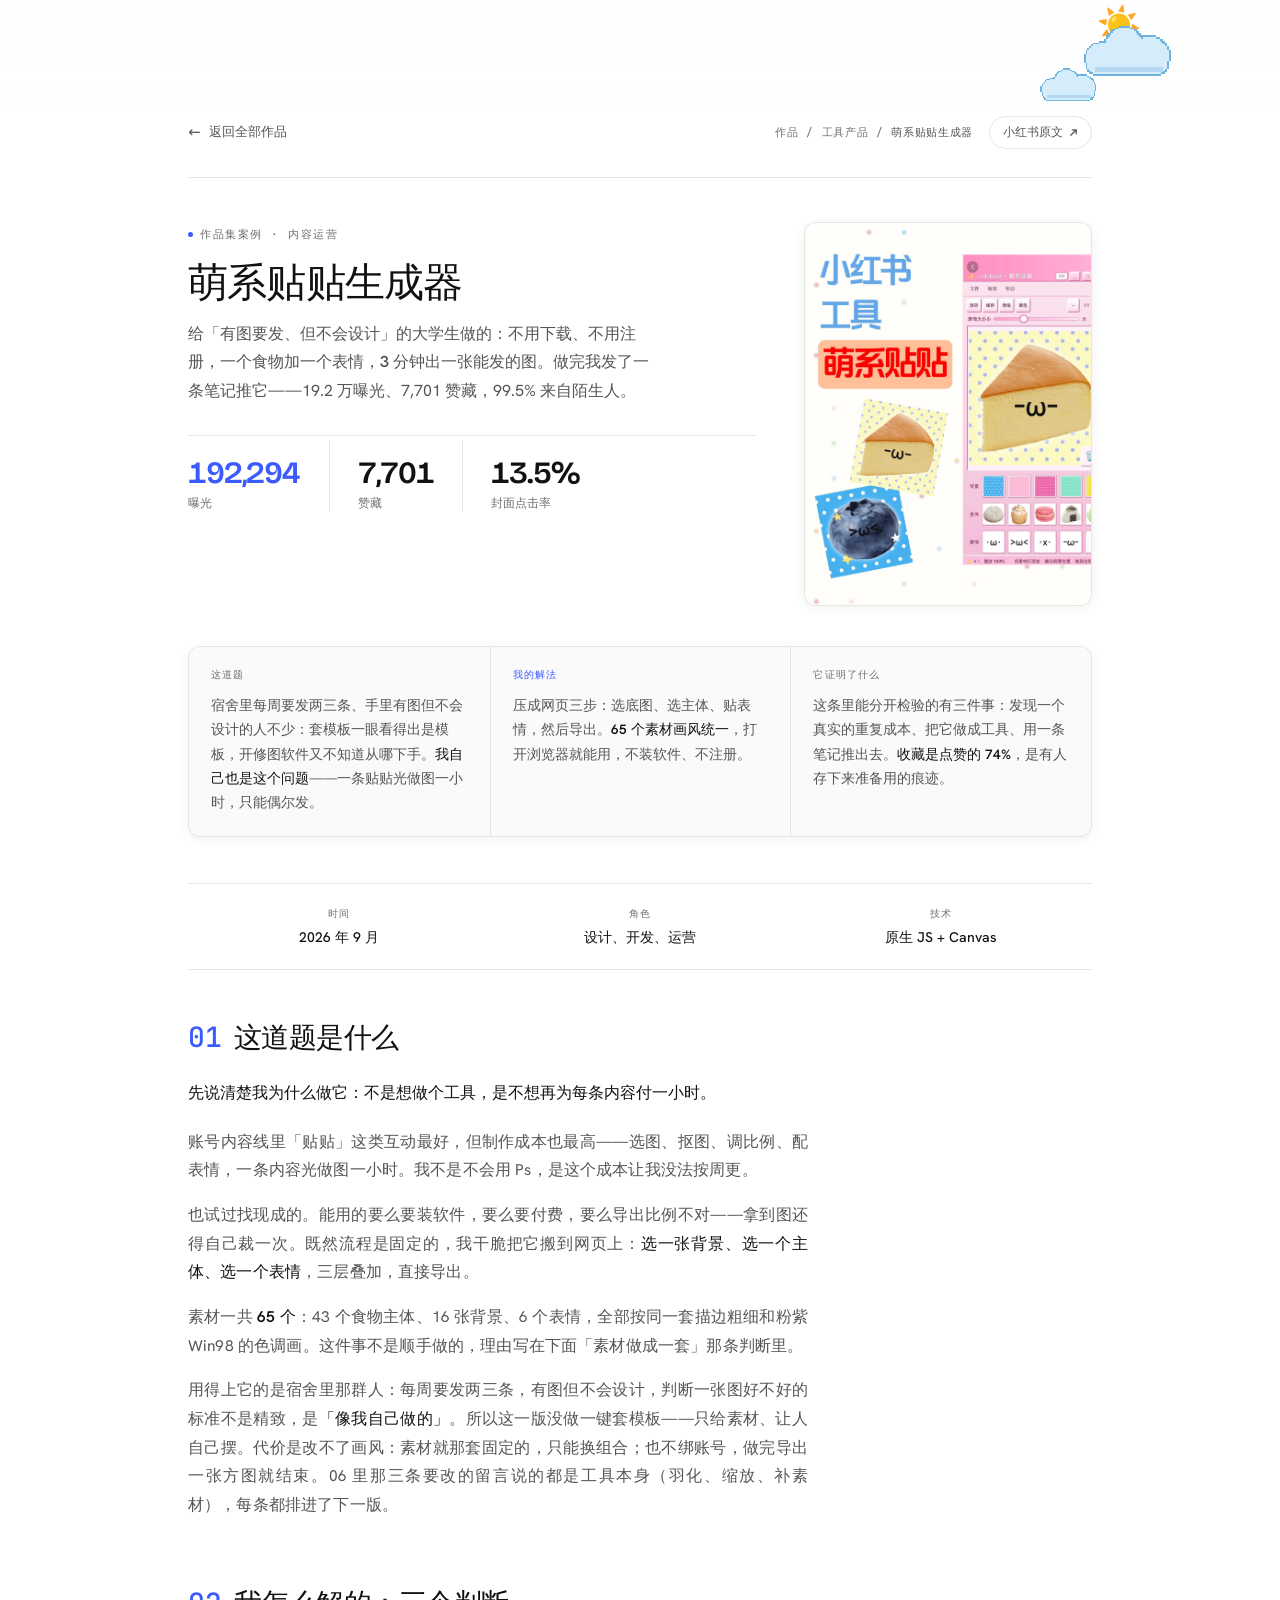
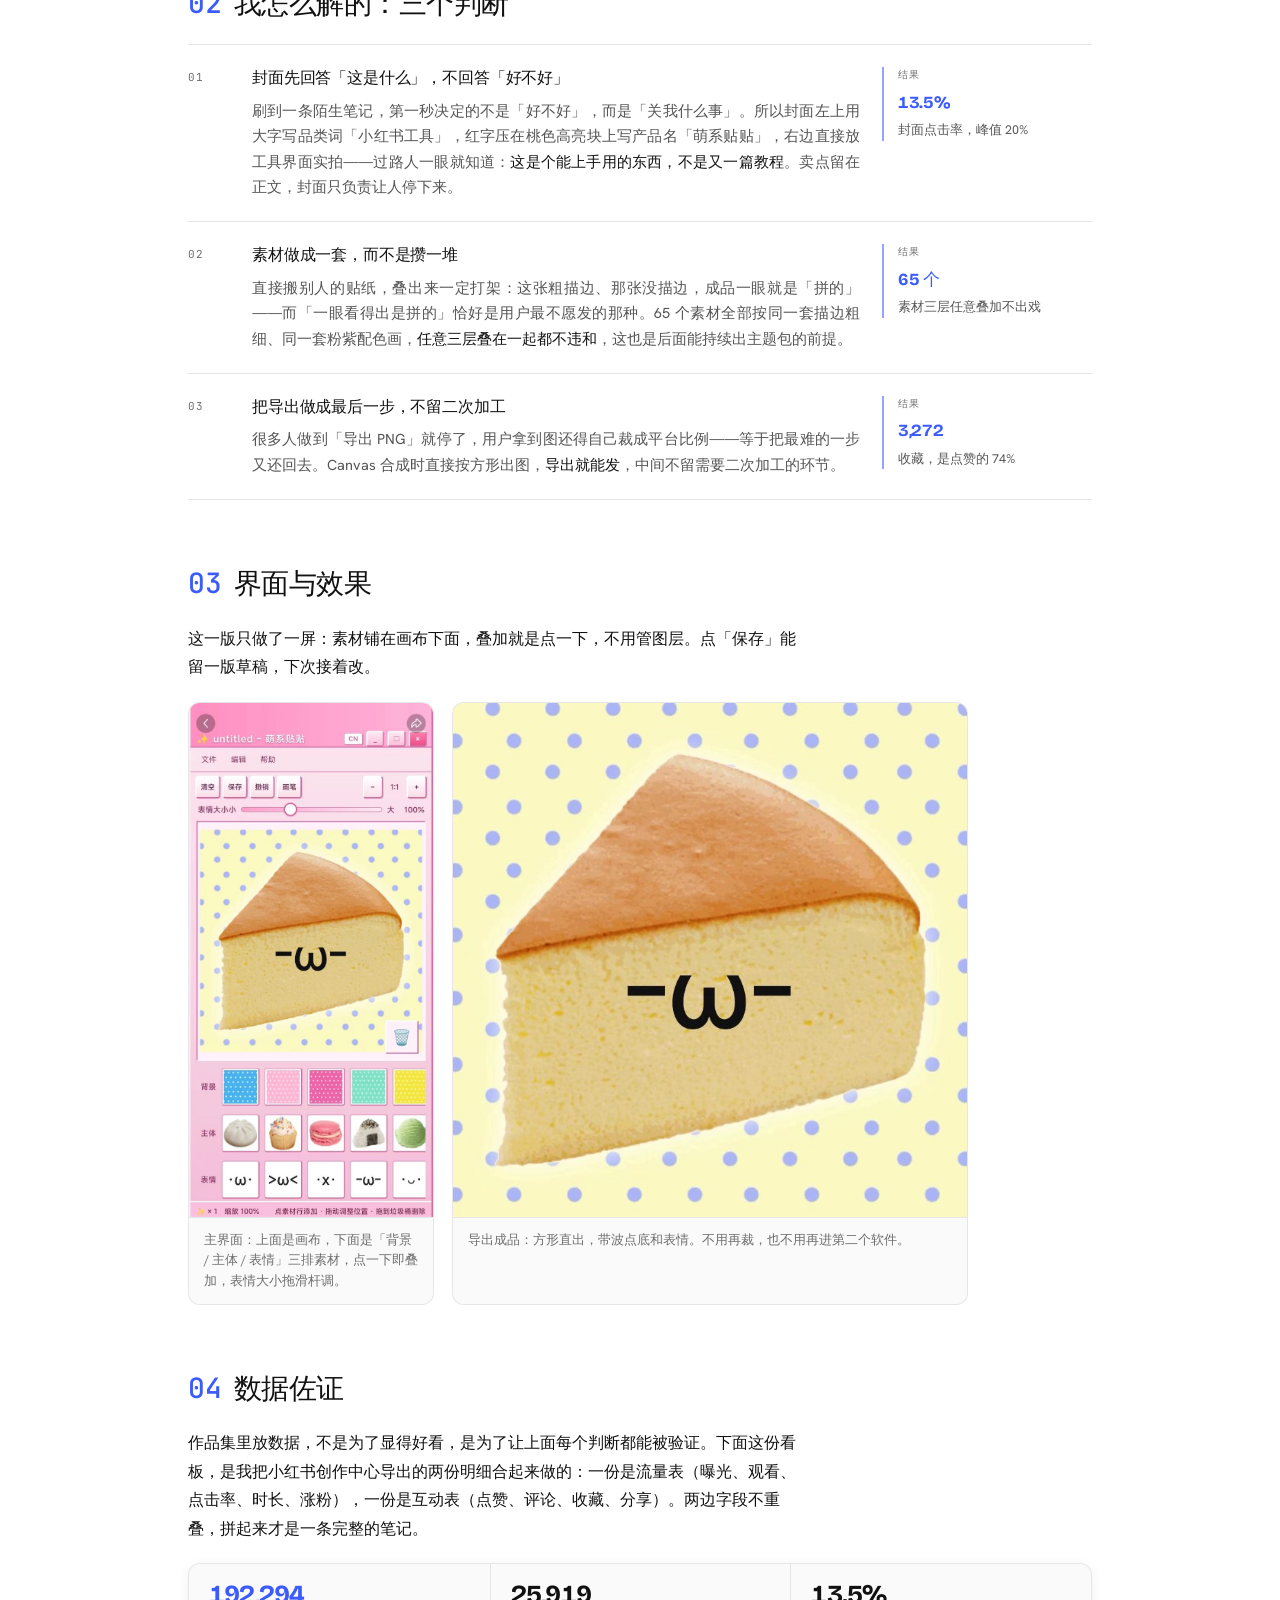
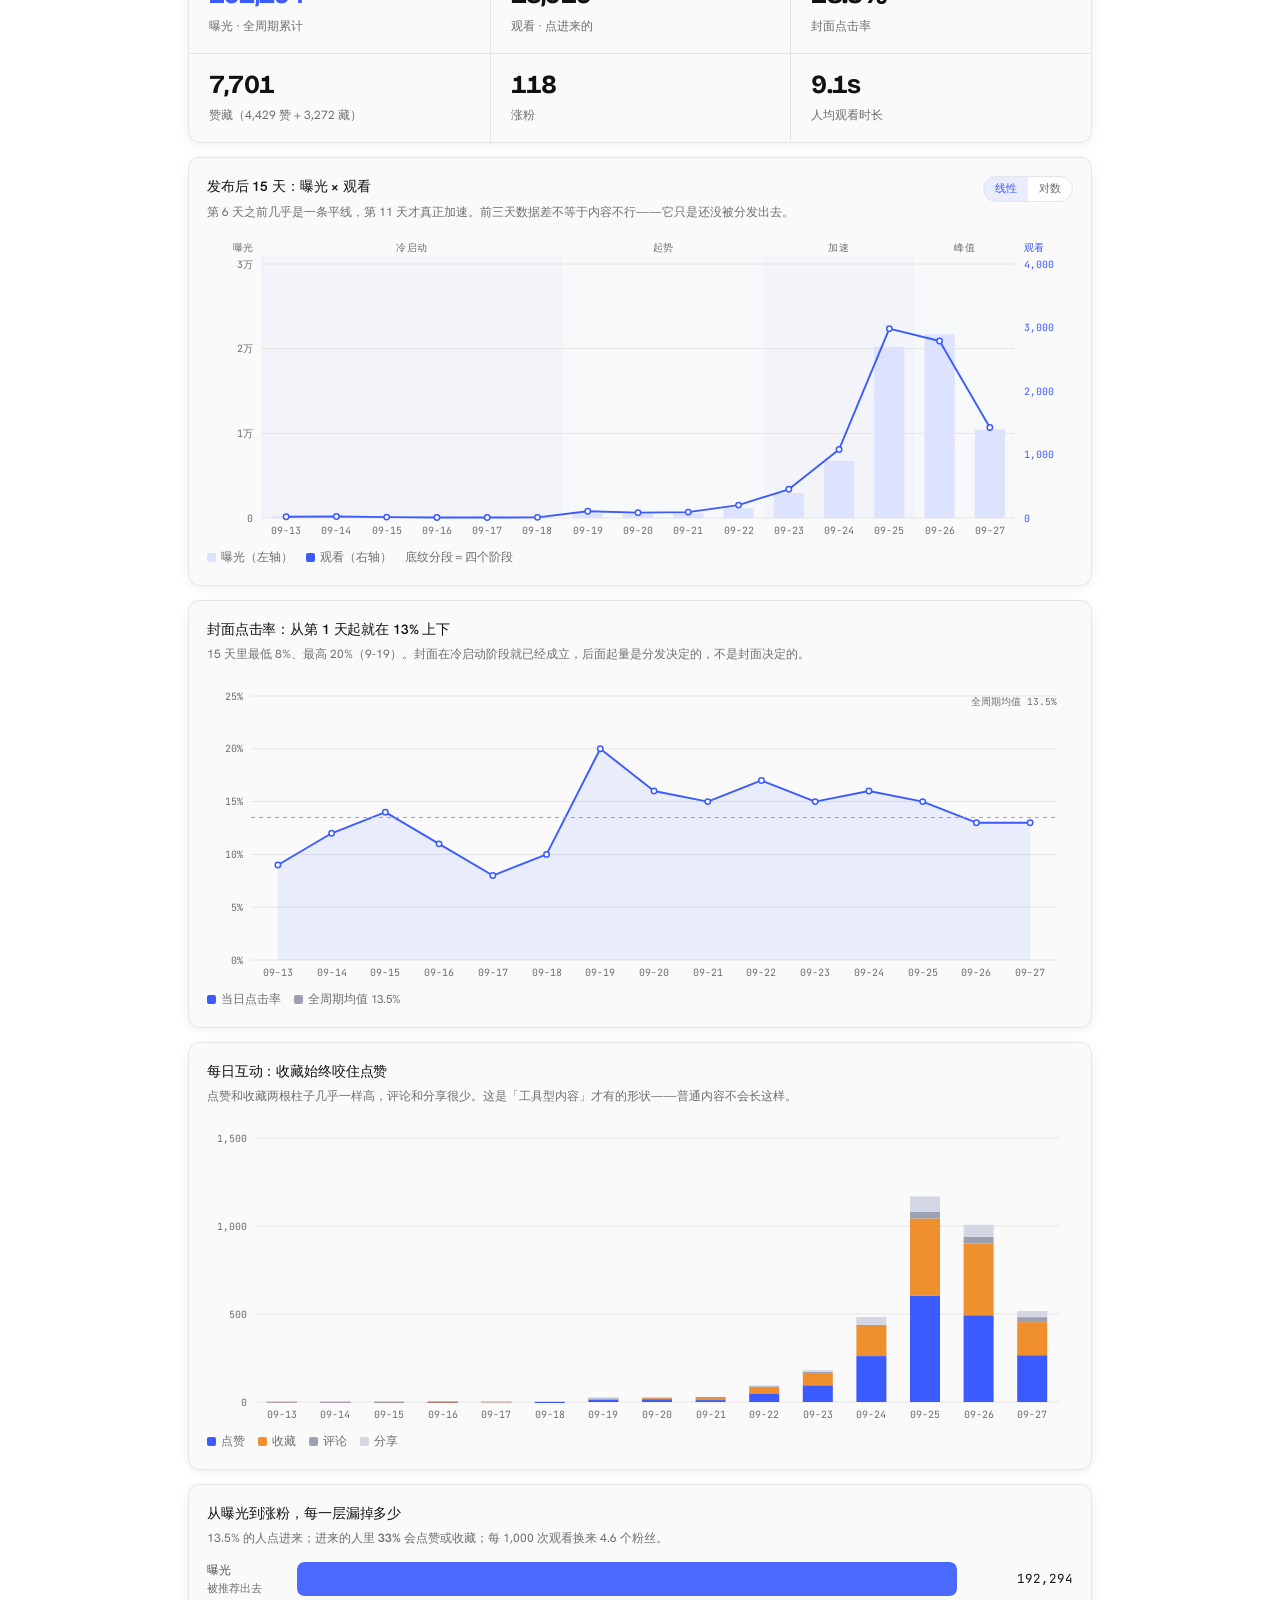
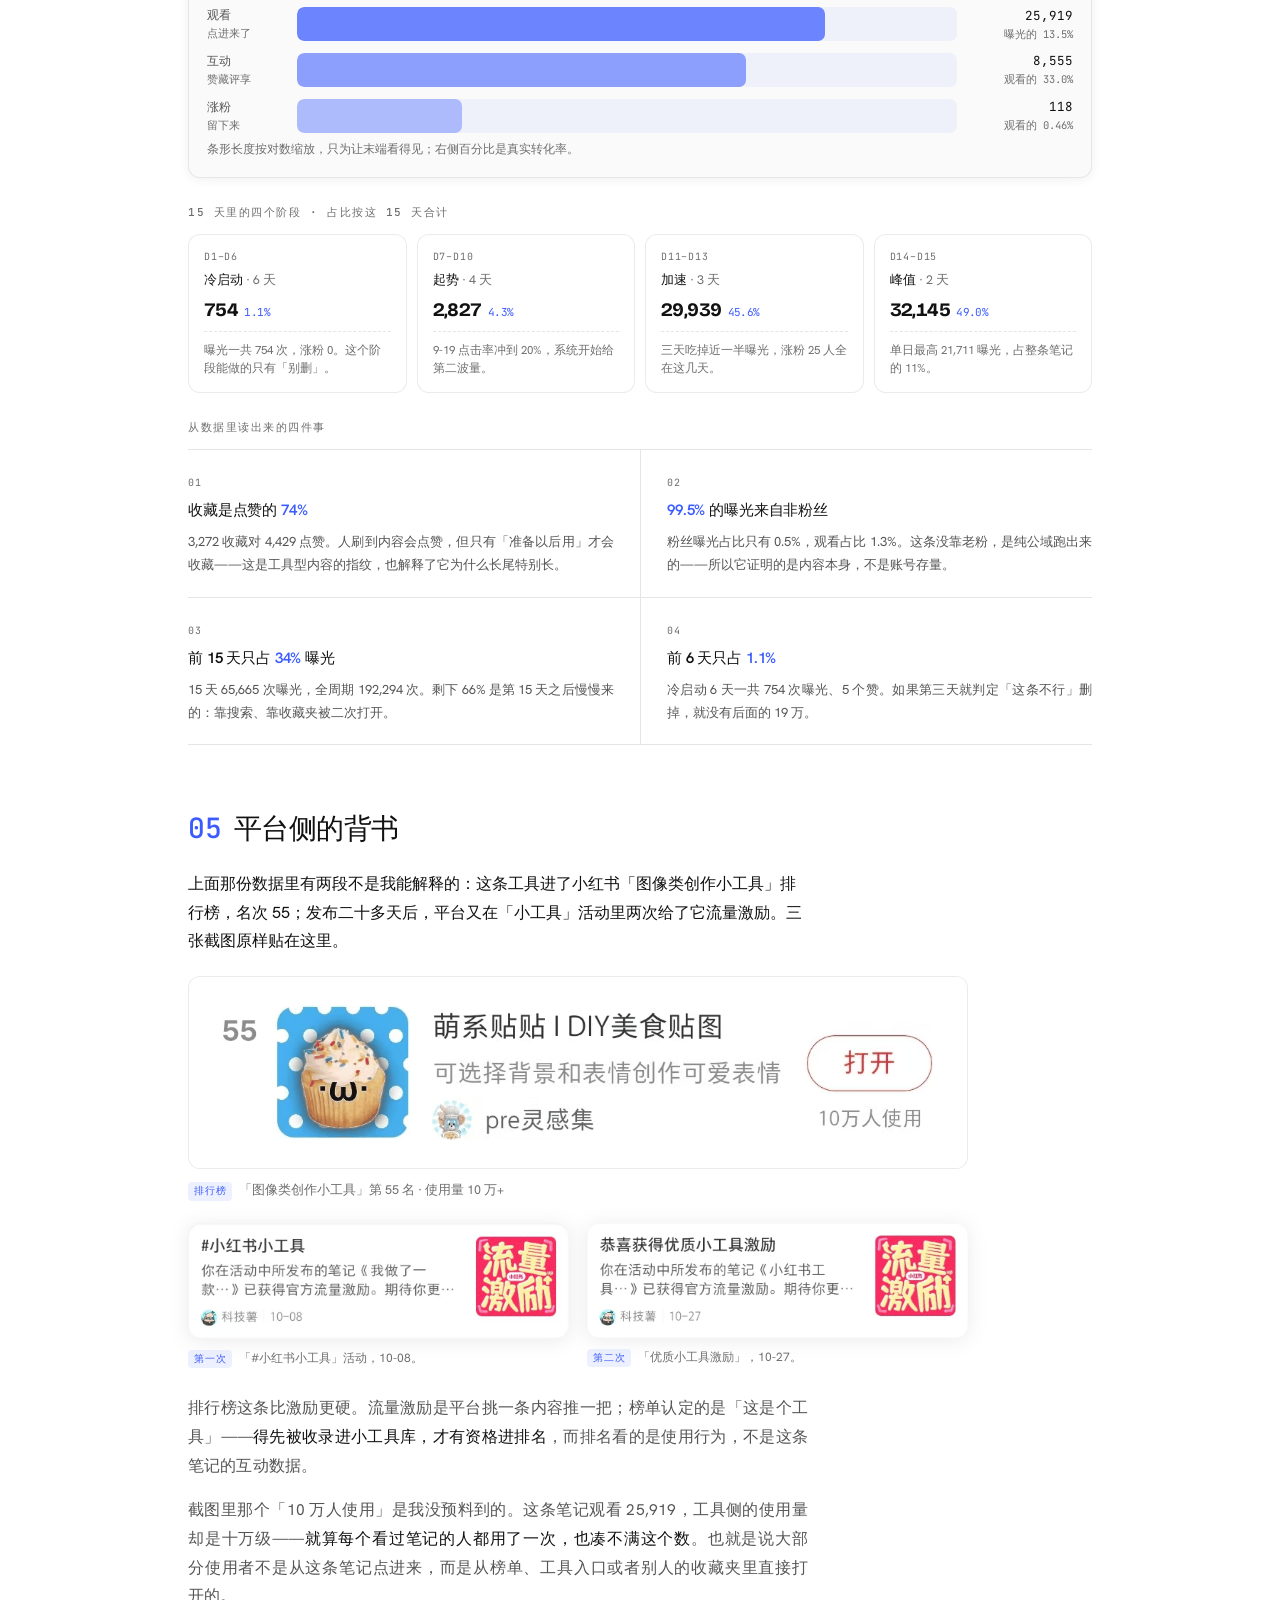
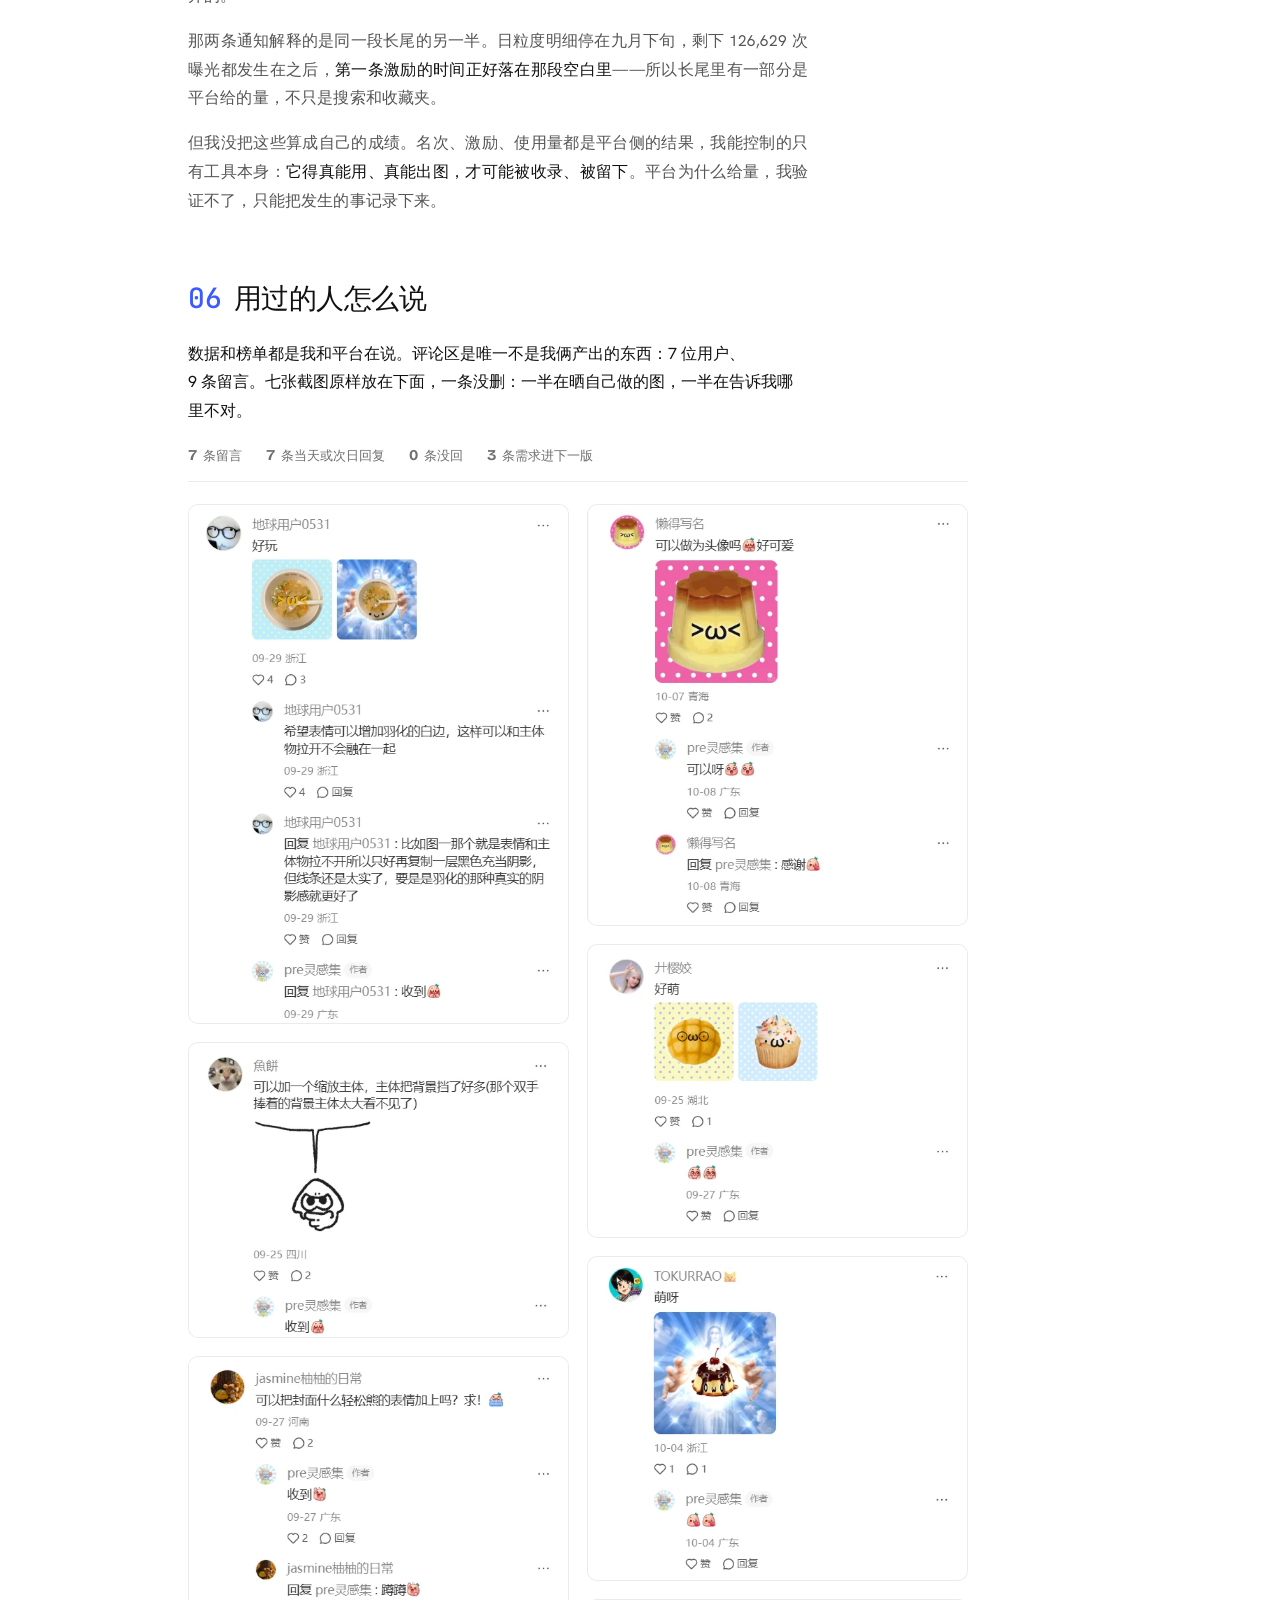
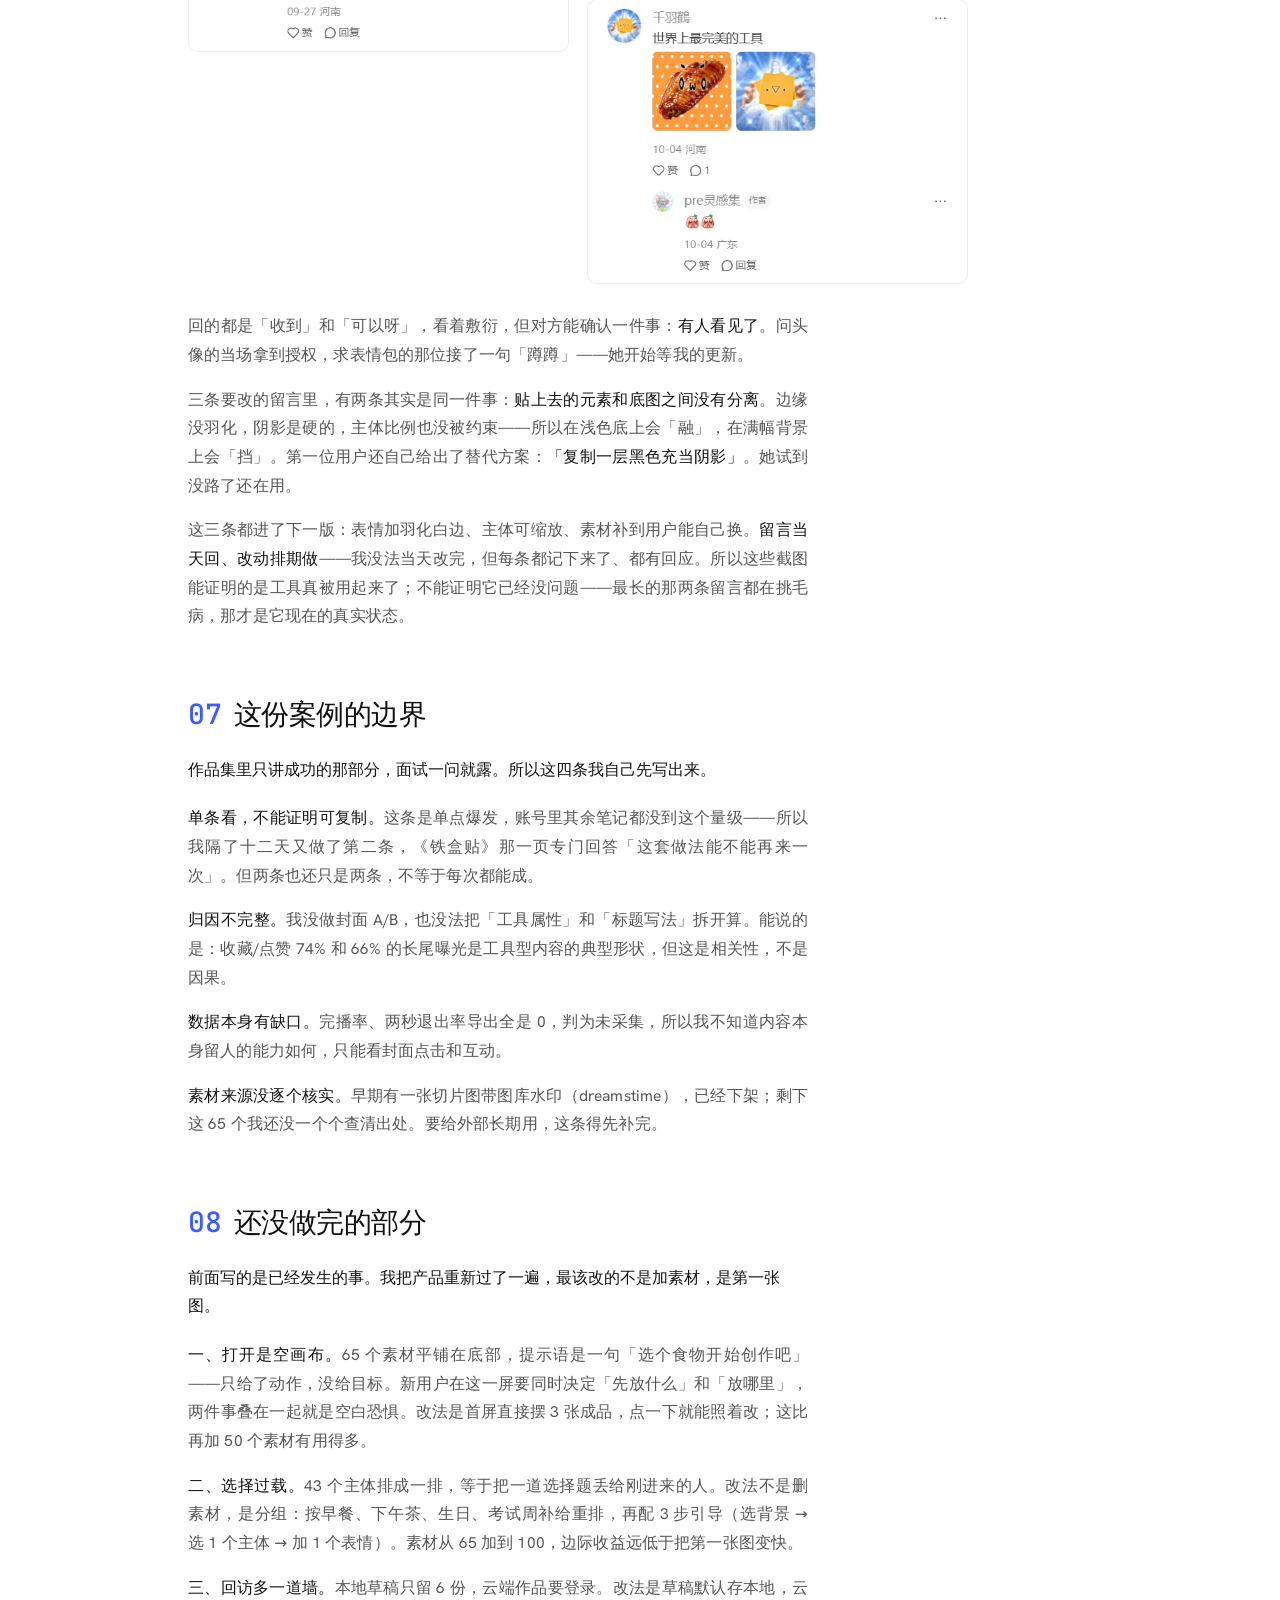
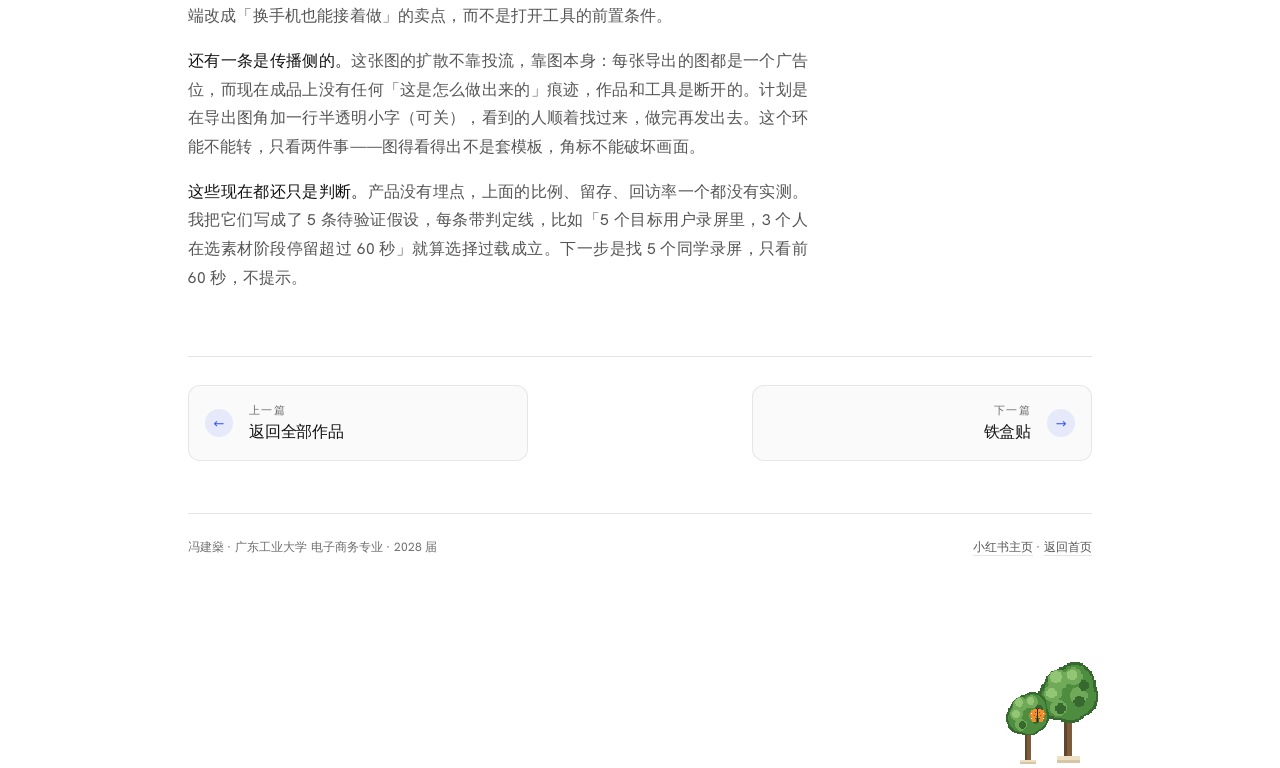
<file: works/cute-face-grid.html>
<!doctype html>
<html lang="zh-CN">
<head>
<meta charset="utf-8">
<meta name="viewport" content="width=device-width, initial-scale=1">
<title>萌系贴贴生成器 · 作品集案例 · 冯建燊</title>
<meta name="description" content="作品集案例：我把「每条内容都要开 Ps 抠图一小时」压成网页三步，做成一个小工具，再用一条笔记把它推出去——19.2 万曝光、7,701 赞藏、13.5% 封面点击率，99.5% 来自非粉丝。">
<meta name="author" content="冯建燊">

<!-- 像素太阳 favicon -->
<link rel="icon" type="image/svg+xml" href="../assets/img/favicon.svg">
<link rel="icon" type="image/png" sizes="32x32" href="../assets/img/favicon.png">
<link rel="stylesheet" href="../assets/css/tokens.css?v=20261115-18">
<link rel="stylesheet" href="../assets/css/base.css?v=20261115-18">
<link rel="stylesheet" href="../assets/css/deco.css?v=20261115-18">
<link rel="stylesheet" href="../assets/css/work.css?v=20261116-23">
<link rel="stylesheet" href="../assets/css/work-v2.css?v=20261116-23">
</head>
<body>
<a class="skip-link" href="#content">跳到主要内容</a>

<button class="theme-toggle" id="theme-toggle" aria-label="切换深色模式" title="切换主题" type="button">
      <svg class="icon-sun" viewBox="0 0 128 128" aria-hidden="true"><path d="M37.41 41.95c-9.71 12.48-9.54 34.65 2.87 45.64c14.09 12.47 33.92 12.34 46.39.87c14.95-13.76 14.09-36.66.87-49.63c-13.29-13.04-37.04-13.72-50.13 3.12z" fill="#fcc11a"/><path d="M53 37.67c-3.84-1.7-8.04 2.93-9.87 6.09c-1.83 3.17-3.53 9.38.37 10.97c3.9 1.58 6.7-1.1 9.51-5.73c2.79-4.63 4.38-9.38-.01-11.33z" fill="#fee269"/><path d="M63 20.27c-.93 1.74-.62 3.08 1.23 3.52c1.85.44 13.36 2.31 14.33 2.37c1.41.09 1.93-.97 1.76-2.2c-.18-1.23-2.99-18.46-3.25-20.04S75.14.76 73.55 2.87S63.7 18.96 63 20.27z" fill="#ffa722"/><path d="M92.8 32.23c-1.81.56-1.76 1.67-.79 3.08c.97 1.41 7.65 11.6 8.26 12.31c.62.7 1.67.88 2.55-.18c.88-1.05 11.86-16.45 12.66-17.41c1.32-1.58.53-3.25-1.49-2.73c-1.54.41-20.05 4.58-21.19 4.93z" fill="#ffa722"/><path d="M106.6 61.86c-1.3-.74-2.99-.53-3.43 1.14c-.44 1.67-2.37 13.8-2.55 14.86s.62 2.11 1.93 1.85s19.45-2.95 20.66-3.25c2.11-.53 2.81-2.64.62-4.22c-1.42-1.03-16-9.68-17.23-10.38z" fill="#ffa722"/><path d="M92.09 90.6c1.4-.75 2.64-.18 2.99 1.41c.35 1.58 4.22 17.76 4.84 20.75c.31 1.5-1.41 2.73-2.81 1.85c-1.41-.88-16.69-11.53-17.67-12.4c-1.41-1.23-.43-2.51.26-3.16c1.4-1.33 11.07-7.74 12.39-8.45z" fill="#ffa722"/><path d="M49.54 99.48c-1.77-.17-2.29 1.41-2.02 2.81c.26 1.41 2.9 19.24 3.08 20.57c.26 1.93 2.29 2.73 3.6.79s10.35-16.4 11.08-17.76c1.32-2.46.35-2.99-.97-3.6c-1.31-.61-12.92-2.63-14.77-2.81z" fill="#ffa722"/><path d="M24.23 79c1.23-2.02 2.81-1.49 3.96.44c.78 1.32 7.38 10.2 8 11.16c.62.97.88 2.81-1.05 3.25c-1.95.45-17.68 4.58-20.14 5.02c-2.46.44-3.87-1.49-2.29-3.6c.92-1.24 10.82-15.12 11.52-16.27z" fill="#ffa722"/><path d="M20.89 63.7c2.25 1 3.31.64 3.78-.97c.62-2.11 2.46-11.78 2.55-13.98c.06-1.43-.53-2.81-2.73-2.46S6.47 48.85 4.45 49.55c-2.35.82-2.18 3.4-.62 4.22c1.85.97 15.47 9.23 17.06 9.93z" fill="#ffa722"/><path d="M48.23 26.78c1.27-1.01.88-2.46-.26-3.25c-1.14-.79-15.26-11-17.05-12.4c-1.58-1.23-3.52-.79-2.99 2.02c.38 2.02 4.88 19.7 5.19 20.92c.35 1.41 1.41 2.11 2.64 1.23c1.21-.87 11.15-7.46 12.47-8.52z" fill="#ffa722"/></svg>
      <svg class="icon-moon" viewBox="0 0 200 200" fill-rule="evenodd" clip-rule="evenodd" aria-hidden="true"><circle cx="100" cy="100" r="94.147" fill="#e4e2dc"/><clipPath id="tm-moon-clip"><circle cx="100" cy="100" r="94.147"/></clipPath><g clip-path="url(#tm-moon-clip)"><path d="M173.111-46.282l59.723 39.66 25.005 67.189-19.264 69.056-56.174 44.544-71.628 3.018-59.723-39.66-25.005-67.189L45.308 1.28l56.174-44.544 71.629-3.018z" fill="#f6f4ef"/></g><path d="M158.551 135.006l-4.072 2.503 6.822 5.83 1.8-4.404-4.55-3.929zM116.907 69.037l-6.653 4.089 11.145 9.525 2.941-7.195-7.433-6.419zM67.138 119.523l-4.542 2.791 7.61 6.503 2.007-4.912-5.075-4.382zM80.286 37.068l4.825-3.028-8.193-6.873-2.097 5.268 5.465 4.633zM143.466 148.273l5.198-3.261-8.826-7.403-2.259 5.674 5.887 4.99z" fill="#e4e2dc" fill-rule="nonzero"/><path d="M163.108 73.155l2.628 13.525-12.051 6.679-10.076-9.398 5.824-12.486 13.675 1.68zM83.672 53.684l-7.194 20.408-21.332-.919-5.99-20.976 17.63-12.045 16.886 13.532zM91.359 125.589l-5.626-25.934 22.927-13.364 19.794 17.674-10.692 24.288-26.403-2.664zM35.02 112.946l-3.955-14.875 12.902-8.012 11.929 9.923-5.53 14.145-15.346-1.181zM104.602 180.886l-15.004-13.214 8.155-17.962 20.044 2.111 4.233 19.268-17.428 9.797z" fill="#e4e2dc"/></svg>
    </button>

<!-- 像素云（原站 PNG 贴图 + 滚动视差，见 deco.css / site.js） -->
<div class="deco cloud-1" aria-hidden="true"></div>
<div class="deco cloud-2" aria-hidden="true"></div>

<!-- 左下角像素小鸟（滑翔 + 落地星星，见 deco.css / site.js） -->
<div class="bird" id="bird" aria-hidden="true">
  <div class="bird-lift">
    <span class="bird-stars"><span class="star star-1"></span><span class="star star-2"></span><span class="star star-3"></span></span>
    <svg data-art="bird"></svg>
  </div>
</div>
<div class="page-shell">
  <main id="content" class="work-page">

    <!-- ① 顶部条：返回 + 面包屑 + 原文入口 -->
    <div class="work-top">
      <a class="back-link" href="../index.html"><span class="back-link__arrow">&larr;</span> 返回全部作品</a>
      <div class="work-top__actions">
        <p class="breadcrumb">作品 / 工具产品 / <span>萌系贴贴生成器</span></p>
        <a class="btn-origin" href="https://www.xiaohongshu.com/discovery/item/6aa69c63000000002b01042a?source=webshare&amp;xhsshare=pc_web&amp;xsec_token=ABTfiUyEBZd9p5fzI90cLhxL6QNF-WyWnU4Yxme8t2wgo=&amp;xsec_source=pc_share" target="_blank" rel="noopener noreferrer">
          小红书原文
          <svg width="9" height="9" viewBox="0 0 10 10" aria-hidden="true"><path d="M2 8L8 2M8 2H3.6M8 2v4.4" fill="none" stroke="currentColor" stroke-width="1.4" stroke-linecap="round" stroke-linejoin="round"/></svg>
        </a>
      </div>
    </div>

    <!-- ② 首屏：标题 + 关键数字 + 封面 -->
    <div class="work-hero--split">
      <header class="work-hero">
        <span class="work-kicker">作品集案例 · 内容运营</span>
        <h1 class="work-title">萌系贴贴生成器</h1>
        <p class="work-tagline">给「有图要发、但不会设计」的大学生做的：<strong>不用下载、不用注册，一个食物加一个表情，3 分钟出一张能发的图</strong>。做完我发了一条笔记推它——19.2 万曝光、7,701 赞藏，99.5% 来自陌生人。</p>

        <div class="work-kpis">
          <div class="work-kpi work-kpi--hero"><b>192,294</b><span>曝光</span></div>
          <div class="work-kpi"><b>7,701</b><span>赞藏</span></div>
          <div class="work-kpi"><b>13.5%</b><span>封面点击率</span></div>
        </div>
      </header>

      <figure class="work-cover">
        <span class="work-cover__frame">
          <img src="../assets/img/shots/cute-cover.jpg" alt="这条笔记的封面：左侧是「小红书工具」「萌系贴贴」大字，右侧是工具界面实拍，旁边漂着两张成品贴纸" loading="eager" decoding="async">
        </span>
      </figure>
    </div>

    <!-- ③ 30 秒摘要 -->
    <div class="work-tldr">
      <div class="work-tldr__cell">
        <span class="work-tldr__label">这道题</span>
        <p class="work-tldr__text">宿舍里每周要发两三条、手里有图但不会设计的人不少：套模板一眼看得出是模板，开修图软件又不知道从哪下手。<strong>我自己也是这个问题</strong>——一条贴贴光做图一小时，只能偶尔发。</p>
      </div>
      <div class="work-tldr__cell">
        <span class="work-tldr__label">我的解法</span>
        <p class="work-tldr__text">压成网页三步：选底图、选主体、贴表情，然后导出。<strong>65 个素材画风统一</strong>，打开浏览器就能用，不装软件、不注册。</p>
      </div>
      <div class="work-tldr__cell">
        <span class="work-tldr__label">它证明了什么</span>
        <p class="work-tldr__text">这条里能分开检验的有三件事：发现一个真实的重复成本、把它做成工具、用一条笔记推出去。<strong>收藏是点赞的 74%</strong>，是有人存下来准备用的痕迹。</p>
      </div>
    </div>

    <!-- ④ 元信息条 -->
    <div class="work-meta">
      <div class="meta-item"><span class="meta-label">时间</span><span class="meta-value">2026 年 9 月</span></div>
      <div class="meta-item"><span class="meta-label">角色</span><span class="meta-value">设计、开发、运营</span></div>
      <div class="meta-item"><span class="meta-label">技术</span><span class="meta-value">原生 JS + Canvas</span></div>
    </div>

    <!-- ⑤ 01 这道题是什么 -->
    <section class="work-section">
      <h2 class="work-section-title"><span class="idx">01</span>这道题是什么</h2>
      <p class="work-lede">先说清楚我为什么做它：不是想做个工具，是不想再为每条内容付一小时。</p>
      <div class="work-body">
        <p>账号内容线里「贴贴」这类互动最好，但制作成本也最高——选图、抠图、调比例、配表情，一条内容光做图一小时。我不是不会用 Ps，是这个成本让我没法按周更。</p>
        <p>也试过找现成的。能用的要么要装软件，要么要付费，要么导出比例不对——拿到图还得自己裁一次。既然流程是固定的，我干脆把它搬到网页上：<strong>选一张背景、选一个主体、选一个表情</strong>，三层叠加，直接导出。</p>
        <p>素材一共 <strong>65 个</strong>：43 个食物主体、16 张背景、6 个表情，全部按同一套描边粗细和粉紫 Win98 的色调画。这件事不是顺手做的，理由写在下面「素材做成一套」那条判断里。</p>
        <p>用得上它的是宿舍里那群人：每周要发两三条，有图但不会设计，判断一张图好不好的标准不是精致，是<strong>「像我自己做的」</strong>。所以这一版没做一键套模板——只给素材、让人自己摆。代价是改不了画风：素材就那套固定的，只能换组合；也不绑账号，做完导出一张方图就结束。06 里那三条要改的留言说的都是工具本身（羽化、缩放、补素材），每条都排进了下一版。</p>
      </div>
    </section>

    <!-- ⑥ 02 三个判断 -->
    <section class="work-section">
      <h2 class="work-section-title"><span class="idx">02</span>我怎么解的：三个判断</h2>
      <div class="work-decisions">
        <article class="work-decision">
          <span class="work-decision__idx">01</span>
          <div>
            <h3 class="work-decision__title">封面先回答「这是什么」，不回答「好不好」</h3>
            <p class="work-decision__body">刷到一条陌生笔记，第一秒决定的不是「好不好」，而是「关我什么事」。所以封面左上用大字写品类词「小红书工具」，红字压在桃色高亮块上写产品名「萌系贴贴」，右边直接放工具界面实拍——过路人一眼就知道：<b>这是个能上手用的东西，不是又一篇教程</b>。卖点留在正文，封面只负责让人停下来。</p>
          </div>
          <p class="work-decision__result"><b>结果</b><em>13.5%</em>封面点击率，峰值 20%</p>
        </article>

        <article class="work-decision">
          <span class="work-decision__idx">02</span>
          <div>
            <h3 class="work-decision__title">素材做成一套，而不是攒一堆</h3>
            <p class="work-decision__body">直接搬别人的贴纸，叠出来一定打架：这张粗描边、那张没描边，成品一眼就是「拼的」——而「一眼看得出是拼的」恰好是用户最不愿发的那种。65 个素材全部按同一套描边粗细、同一套粉紫配色画，<b>任意三层叠在一起都不违和</b>，这也是后面能持续出主题包的前提。</p>
          </div>
          <p class="work-decision__result"><b>结果</b><em>65 个</em>素材三层任意叠加不出戏</p>
        </article>

        <article class="work-decision">
          <span class="work-decision__idx">03</span>
          <div>
            <h3 class="work-decision__title">把导出做成最后一步，不留二次加工</h3>
            <p class="work-decision__body">很多人做到「导出 PNG」就停了，用户拿到图还得自己裁成平台比例——等于把最难的一步又还回去。Canvas 合成时直接按方形出图，<b>导出就能发</b>，中间不留需要二次加工的环节。</p>
          </div>
          <p class="work-decision__result"><b>结果</b><em>3,272</em>收藏，是点赞的 74%</p>
        </article>
      </div>
    </section>

    <!-- ⑦ 03 界面与效果 -->
    <section class="work-section">
      <h2 class="work-section-title"><span class="idx">03</span>界面与效果</h2>
      <p class="work-lede">这一版只做了一屏：素材铺在画布下面，叠加就是点一下，不用管图层。点「保存」能留一版草稿，下次接着改。</p>
      <div class="work-shots work-shots--pair" style="--pair-cols: minmax(0, 0.4775fr) minmax(0, 1fr)">
        <figure class="work-shot"><img src="../assets/img/shots/cute-ui.jpg" alt="工具主界面：上方是画布，下方是背景、主体、表情三排素材，还有表情大小滑杆" loading="lazy"><figcaption>主界面：上面是画布，下面是「背景 / 主体 / 表情」三排素材，点一下即叠加，表情大小拖滑杆调。</figcaption></figure>
        <figure class="work-shot"><img src="../assets/img/shots/cute-export.jpg" alt="导出成品：波点底上放着蛋糕主体，中间贴了一个颜文字表情" loading="lazy"><figcaption>导出成品：方形直出，带波点底和表情。不用再裁，也不用再进第二个软件。</figcaption></figure>
      </div>
    </section>

    <!-- ⑧ 04 数据佐证（数据看板） -->
    <section class="work-section">
      <h2 class="work-section-title"><span class="idx">04</span>数据佐证</h2>
      <p class="work-lede">作品集里放数据，不是为了显得好看，是为了让上面每个判断都能被验证。下面这份看板，是我把小红书创作中心导出的两份明细合起来做的：一份是流量表（曝光、观看、点击率、时长、涨粉），一份是互动表（点赞、评论、收藏、分享）。两边字段不重叠，拼起来才是一条完整的笔记。</p>

      <div class="dash">
        <div class="dash-kpis">
          <div class="dash-kpi dash-kpi--lead"><b>192,294</b><span>曝光 · 全周期累计</span></div>
          <div class="dash-kpi"><b>25,919</b><span>观看 · 点进来的</span></div>
          <div class="dash-kpi"><b>13.5%</b><span>封面点击率</span></div>
          <div class="dash-kpi"><b>7,701</b><span>赞藏（4,429 赞 + 3,272 藏）</span></div>
          <div class="dash-kpi"><b>118</b><span>涨粉</span></div>
          <div class="dash-kpi"><b>9.1s</b><span>人均观看时长</span></div>
        </div>

        <!-- 图 1：15 天曝光 × 观看 -->
        <div class="chart-card">
          <div class="chart-head">
            <div class="chart-head__text">
              <h3 class="chart-title">发布后 15 天：曝光 × 观看</h3>
              <p class="chart-sub">第 6 天之前几乎是一条平线，第 11 天才真正加速。<b>前三天数据差不等于内容不行</b>——它只是还没被分发出去。</p>
            </div>
            <div class="seg" role="group" aria-label="纵轴刻度">
              <button type="button" id="seg-linear" aria-pressed="true">线性</button>
              <button type="button" id="seg-log" aria-pressed="false">对数</button>
            </div>
          </div>
          <div class="chart" id="chart-trend" role="img" aria-label="15 天曝光与观看趋势图"></div>
          <div class="legend" style="padding: 2px 0 8px;">
            <span><i style="background: var(--bar);"></i>曝光（左轴）</span>
            <span><i style="background: var(--accent);"></i>观看（右轴）</span>
            <span>底纹分段＝四个阶段</span>
          </div>
        </div>

        <!-- 图 2：封面点击率 -->
        <div class="chart-card">
          <div class="chart-head">
            <div class="chart-head__text">
              <h3 class="chart-title">封面点击率：从第 1 天起就在 13% 上下</h3>
              <p class="chart-sub">15 天里最低 8%、最高 20%（9-19）。封面在冷启动阶段就已经成立，<b>后面起量是分发决定的，不是封面决定的</b>。</p>
            </div>
          </div>
          <div class="chart" id="chart-ctr" role="img" aria-label="每日封面点击率折线图"></div>
          <div class="legend" style="padding: 2px 0 8px;">
            <span><i style="background: var(--accent);"></i>当日点击率</span>
            <span><i style="background: var(--s3);"></i>全周期均值 13.5%</span>
          </div>
        </div>

        <!-- 图 3：每日互动结构 -->
        <div class="chart-card">
          <div class="chart-head">
            <div class="chart-head__text">
              <h3 class="chart-title">每日互动：收藏始终咬住点赞</h3>
              <p class="chart-sub">点赞和收藏两根柱子几乎一样高，评论和分享很少。这是「工具型内容」才有的形状——普通内容不会长这样。</p>
            </div>
          </div>
          <div class="chart" id="chart-engage" role="img" aria-label="每日点赞收藏评论分享堆叠柱状图"></div>
          <div class="legend" style="padding: 2px 0 8px;">
            <span><i style="background: var(--accent);"></i>点赞</span>
            <span><i style="background: var(--s2);"></i>收藏</span>
            <span><i style="background: var(--s3);"></i>评论</span>
            <span><i style="background: var(--s4);"></i>分享</span>
          </div>
        </div>

        <!-- 漏斗 -->
        <div class="chart-card">
          <div class="chart-head">
            <div class="chart-head__text">
              <h3 class="chart-title">从曝光到涨粉，每一层漏掉多少</h3>
              <p class="chart-sub">13.5% 的人点进来；进来的人里 <b>33% 会点赞或收藏</b>；每 1,000 次观看换来 4.6 个粉丝。</p>
            </div>
          </div>
          <div class="funnel">
            <div class="funnel-row">
              <span class="funnel-name">曝光<em>被推荐出去</em></span>
              <span class="funnel-track"><span class="funnel-bar" style="width: 100%;"></span></span>
              <span class="funnel-val">192,294</span>
            </div>
            <div class="funnel-row">
              <span class="funnel-name">观看<em>点进来了</em></span>
              <span class="funnel-track"><span class="funnel-bar" style="width: 80%;"></span></span>
              <span class="funnel-val">25,919<em>曝光的 13.5%</em></span>
            </div>
            <div class="funnel-row">
              <span class="funnel-name">互动<em>赞藏评享</em></span>
              <span class="funnel-track"><span class="funnel-bar" style="width: 68%;"></span></span>
              <span class="funnel-val">8,555<em>观看的 33.0%</em></span>
            </div>
            <div class="funnel-row">
              <span class="funnel-name">涨粉<em>留下来</em></span>
              <span class="funnel-track"><span class="funnel-bar" style="width: 25%;"></span></span>
              <span class="funnel-val">118<em>观看的 0.46%</em></span>
            </div>
          </div>
          <p class="chart-sub" style="padding-bottom: 8px;">条形长度按对数缩放，只为让末端看得见；右侧百分比是真实转化率。</p>
        </div>

        <!-- 四阶段 -->
        <h3 class="dash-block-title">15 天里的四个阶段 · 占比按这 15 天合计</h3>
        <div class="phase-grid">
          <div class="phase">
            <span class="phase__t">D1–D6</span>
            <p class="phase__n">冷启动 <span>· 6 天</span></p>
            <p class="phase__v">754<i>1.1%</i></p>
            <p class="phase__d">曝光一共 754 次，涨粉 0。这个阶段能做的只有「别删」。</p>
          </div>
          <div class="phase">
            <span class="phase__t">D7–D10</span>
            <p class="phase__n">起势 <span>· 4 天</span></p>
            <p class="phase__v">2,827<i>4.3%</i></p>
            <p class="phase__d">9-19 点击率冲到 20%，系统开始给第二波量。</p>
          </div>
          <div class="phase">
            <span class="phase__t">D11–D13</span>
            <p class="phase__n">加速 <span>· 3 天</span></p>
            <p class="phase__v">29,939<i>45.6%</i></p>
            <p class="phase__d">三天吃掉近一半曝光，涨粉 25 人全在这几天。</p>
          </div>
          <div class="phase">
            <span class="phase__t">D14–D15</span>
            <p class="phase__n">峰值 <span>· 2 天</span></p>
            <p class="phase__v">32,145<i>49.0%</i></p>
            <p class="phase__d">单日最高 21,711 曝光，占整条笔记的 11%。</p>
          </div>
        </div>

        <h3 class="dash-block-title">从数据里读出来的四件事</h3>
        <div class="insight-grid">
          <div class="insight">
            <span class="insight__idx">01</span>
            <h3 class="insight__h">收藏是点赞的 <b>74%</b></h3>
            <p class="insight__p">3,272 收藏对 4,429 点赞。人刷到内容会点赞，但只有「准备以后用」才会收藏——这是工具型内容的指纹，也解释了它为什么长尾特别长。</p>
          </div>
          <div class="insight">
            <span class="insight__idx">02</span>
            <h3 class="insight__h"><b>99.5%</b> 的曝光来自非粉丝</h3>
            <p class="insight__p">粉丝曝光占比只有 0.5%，观看占比 1.3%。这条没靠老粉，是纯公域跑出来的——所以它证明的是内容本身，不是账号存量。</p>
          </div>
          <div class="insight">
            <span class="insight__idx">03</span>
            <h3 class="insight__h">前 15 天只占 <b>34%</b> 曝光</h3>
            <p class="insight__p">15 天 65,665 次曝光，全周期 192,294 次。剩下 66% 是第 15 天之后慢慢来的：靠搜索、靠收藏夹被二次打开。</p>
          </div>
          <div class="insight">
            <span class="insight__idx">04</span>
            <h3 class="insight__h">前 6 天只占 <b>1.1%</b></h3>
            <p class="insight__p">冷启动 6 天一共 754 次曝光、5 个赞。如果第三天就判定「这条不行」删掉，就没有后面的 19 万。</p>
          </div>
        </div>

      </div>
    </section>

    <!-- ⑨ 05 平台侧 -->
    <section class="work-section">
      <h2 class="work-section-title"><span class="idx">05</span>平台侧的背书</h2>
      <p class="work-lede">上面那份数据里有两段不是我能解释的：这条工具进了小红书「图像类创作小工具」排行榜，名次 55；发布二十多天后，平台又在「小工具」活动里两次给了它流量激励。三张截图原样贴在这里。</p>

      <figure class="rank-card">
        <img src="../assets/img/shots/xhs-rank-55.png" alt="小红书「图像类创作小工具」排行榜截图：第 55 名，萌系贴贴 | DIY美食贴图，作者 pre灵感集，右侧显示「10 万人使用」" loading="lazy" decoding="async">
        <figcaption><span class="rank-card__tag">排行榜</span>「图像类创作小工具」第 55 名 · 使用量 <span class="nb">10 万+</span></figcaption>
      </figure>

      <div class="boost-list">
        <figure class="boost-item">
          <img src="../assets/img/shots/xhs-boost-1.png" alt="小红书系统通知：「#小红书小工具」——你在活动中所发布的笔记《我做了一款…》已获得官方流量激励，发送者科技薯，10-08" loading="lazy" decoding="async">
          <figcaption><span class="boost-item__tag">第一次</span>「#小红书小工具」活动，10-08。</figcaption>
        </figure>
        <figure class="boost-item">
          <img src="../assets/img/shots/xhs-boost-2.webp" alt="小红书系统通知：恭喜获得优质小工具激励——你在活动中所发布的笔记《小红书工具…》已获得官方流量激励，发送者科技薯，10-27" loading="lazy" decoding="async">
          <figcaption><span class="boost-item__tag">第二次</span>「优质小工具激励」，10-27。</figcaption>
        </figure>
      </div>

      <div class="work-body">
        <p>排行榜这条比激励更硬。流量激励是平台挑一条内容推一把；榜单认定的是「这是个工具」——<strong>得先被收录进小工具库，才有资格进排名</strong>，而排名看的是使用行为，不是这条笔记的互动数据。</p>
        <p>截图里那个「10 万人使用」是我没预料到的。这条笔记观看 25,919，工具侧的使用量却是十万级——<strong>就算每个看过笔记的人都用了一次，也凑不满这个数</strong>。也就是说大部分使用者不是从这条笔记点进来，而是从榜单、工具入口或者别人的收藏夹里直接打开的。</p>
        <p>那两条通知解释的是同一段长尾的另一半。日粒度明细停在九月下旬，剩下 126,629 次曝光都发生在之后，<strong>第一条激励的时间正好落在那段空白里</strong>——所以长尾里有一部分是平台给的量，不只是搜索和收藏夹。</p>
        <p>但我没把这些算成自己的成绩。名次、激励、使用量都是平台侧的结果，我能控制的只有工具本身：<strong>它得真能用、真能出图，才可能被收录、被留下</strong>。平台为什么给量，我验证不了，只能把发生的事记录下来。</p>
      </div>
    </section>

    <!-- ⑩ 06 用户侧 -->
    <section class="work-section">
      <h2 class="work-section-title"><span class="idx">06</span>用过的人怎么说</h2>
      <p class="work-lede">数据和榜单都是我和平台在说。评论区是唯一不是我俩产出的东西：7 位用户、<span class="nb">9 条留言</span>。七张截图原样放在下面，一条没删：一半在晒自己做的图，一半在告诉我哪里不对。</p>

      <p class="voice-stat"><span><b>7</b> 条留言</span><span><b>7</b> 条当天或次日回复</span><span><b>0</b> 条没回</span><span><b>3</b> 条需求进下一版</span></p>

      <div class="voice-wall">
        <figure class="voice-shot">
          <img src="../assets/img/shots/voice-c02.webp" alt="评论区截图：地球用户0531 说「好玩」并贴了两张自己做的图，紧接着补充建议——表情要加羽化白边，否则和主体物融在一起；作者当天回复「收到」" loading="lazy" decoding="async">
        </figure>
        <figure class="voice-shot">
          <img src="../assets/img/shots/voice-c01.webp" alt="评论区截图：鱼饼说自己画了一张示意图，要求可以缩放主体，因为双手捧着的背景太大、主体看不见；作者当天回复「收到」" loading="lazy" decoding="async">
        </figure>
        <figure class="voice-shot">
          <img src="../assets/img/shots/voice-c03.webp" alt="评论区截图：jasmine柚柚的日常 请求加上轻松熊的表情，作者当天回复「收到」，对方回「蹲蹲」等更新" loading="lazy" decoding="async">
        </figure>
        <figure class="voice-shot">
          <img src="../assets/img/shots/voice-c04.webp" alt="评论区截图：懒得写名 贴了焦糖布丁问能不能做头像，作者次日回复「可以呀」，对方回「感谢」" loading="lazy" decoding="async">
        </figure>
        <figure class="voice-shot">
          <img src="../assets/img/shots/voice-c05.webp" alt="评论区截图：升樱姣 只说了「好萌」，配了菠萝包和纸杯蛋糕两张自己做的图；作者回复收到" loading="lazy" decoding="async">
        </figure>
        <figure class="voice-shot">
          <img src="../assets/img/shots/voice-c06.webp" alt="评论区截图：TOKURRAO 配一张巧克力蛋糕的图说「萌呀」；作者回复收到" loading="lazy" decoding="async">
        </figure>
        <figure class="voice-shot">
          <img src="../assets/img/shots/voice-c07.webp" alt="评论区截图：千羽鹤 贴了烤翅和方形贴纸两张图，评语是「世界上最完美的工具」；作者回复收到" loading="lazy" decoding="async">
        </figure>
      </div>

      <div class="work-body">
        <p>回的都是「收到」和「可以呀」，看着敷衍，但对方能确认一件事：<strong>有人看见了</strong>。问头像的当场拿到授权，求表情包的那位接了一句「蹲蹲」——她开始等我的更新。</p>
        <p>三条要改的留言里，有两条其实是同一件事：<strong>贴上去的元素和底图之间没有分离</strong>。边缘没羽化，阴影是硬的，主体比例也没被约束——所以在浅色底上会「融」，在满幅背景上会「挡」。第一位用户还自己给出了替代方案：<strong>「复制一层黑色充当阴影」</strong>。她试到没路了还在用。</p>
        <p>这三条都进了下一版：表情加羽化白边、主体可缩放、素材补到用户能自己换。<strong>留言当天回、改动排期做</strong>——我没法当天改完，但每条都记下来了、都有回应。所以这些截图能证明的是工具真被用起来了；不能证明它已经没问题——最长的那两条留言都在挑毛病，那才是它现在的真实状态。</p>
      </div>
    </section>

    <!-- ⑪ 07 边界 -->
    <section class="work-section">
      <h2 class="work-section-title"><span class="idx">07</span>这份案例的边界</h2>
      <p class="work-lede">作品集里只讲成功的那部分，面试一问就露。所以这四条我自己先写出来。</p>
      <div class="work-body">
        <p><strong>单条看，不能证明可复制。</strong>这条是单点爆发，账号里其余笔记都没到这个量级——所以我隔了十二天又做了第二条，<a href="tincase.html">《铁盒贴》</a>那一页专门回答「这套做法能不能再来一次」。但两条也还只是两条，不等于每次都能成。</p>
        <p><strong>归因不完整。</strong>我没做封面 A/B，也没法把「工具属性」和「标题写法」拆开算。能说的是：收藏/点赞 74% 和 66% 的长尾曝光是工具型内容的典型形状，但这是相关性，不是因果。</p>
        <p><strong>数据本身有缺口。</strong>完播率、两秒退出率导出全是 0，判为未采集，所以我不知道内容本身留人的能力如何，只能看封面点击和互动。</p>
        <p><strong>素材来源没逐个核实。</strong>早期有一张切片图带图库水印（dreamstime），已经下架；剩下这 65 个我还没一个个查清出处。要给外部长期用，这条得先补完。</p>
      </div>
    </section>

    <!-- ⑫ 08 下一步 -->
    <section class="work-section">
      <h2 class="work-section-title"><span class="idx">08</span>还没做完的部分</h2>
      <p class="work-lede">前面写的是已经发生的事。我把产品重新过了一遍，最该改的不是加素材，是第一张图。</p>
      <div class="work-body">
        <p><strong>一、打开是空画布。</strong>65 个素材平铺在底部，提示语是一句「选个食物开始创作吧」——只给了动作，没给目标。新用户在这一屏要同时决定「先放什么」和「放哪里」，两件事叠在一起就是空白恐惧。改法是首屏直接摆 3 张成品，点一下就能照着改；这比再加 50 个素材有用得多。</p>
        <p><strong>二、选择过载。</strong>43 个主体排成一排，等于把一道选择题丢给刚进来的人。改法不是删素材，是分组：按早餐、下午茶、生日、考试周补给重排，再配 3 步引导（选背景 → 选 1 个主体 → 加 1 个表情）。素材从 65 加到 100，边际收益远低于把第一张图变快。</p>
        <p><strong>三、回访多一道墙。</strong>本地草稿只留 6 份，云端作品要登录。改法是草稿默认存本地，云端改成「换手机也能接着做」的卖点，而不是打开工具的前置条件。</p>
        <p><strong>还有一条是传播侧的。</strong>这张图的扩散不靠投流，靠图本身：每张导出的图都是一个广告位，而现在成品上没有任何「这是怎么做出来的」痕迹，作品和工具是断开的。计划是在导出图角加一行半透明小字（可关），看到的人顺着找过来，做完再发出去。这个环能不能转，只看两件事——图得看得出不是套模板，角标不能破坏画面。</p>
        <p><strong>这些现在都还只是判断。</strong>产品没有埋点，上面的比例、留存、回访率一个都没有实测。我把它们写成了 5 条待验证假设，每条带判定线，比如「5 个目标用户录屏里，3 个人在选素材阶段停留超过 60 秒」就算选择过载成立。下一步是找 5 个同学录屏，只看前 60 秒，不提示。</p>
      </div>
    </section>

    <!-- ⑬ 上下站 -->
    <nav class="work-pager">
      <a class="pager-link pager-link--prev" href="../index.html">
        <span class="pager-dir">上一篇</span>
        <span class="pager-name">返回全部作品</span>
      </a>
      <a class="pager-link pager-link--next" href="tincase.html">
        <span class="pager-dir">下一篇</span>
        <span class="pager-name">铁盒贴</span>
      </a>
    </nav>

    <!-- ⑭ 页脚 -->
    <footer class="work-foot">
      <p>冯建燊 · 广东工业大学 电子商务专业 · 2028 届</p>
      <p><a href="https://xhslink.cn/o/8sBwI0HFjC2" target="_blank" rel="noopener noreferrer">小红书主页</a> · <a href="../index.html">返回首页</a></p>
    </footer>

  </main>
</div>


<!-- 页底两棵树（点击摇晃）+ 蝴蝶 -->
<div class="garden" aria-hidden="true">
  <div class="tree tree-1" role="button" tabindex="0" aria-label="摇一摇大树"></div>
<div class="tree tree-2" role="button" tabindex="0" aria-label="摇一摇小树"></div>
        <span class="butterfly"><span class="bf-inner"><span class="bf-layer bf-wl"><svg viewBox="0 0 17 14"><rect x="5" y="1" width="3" height="1" fill="#ef8f2e"/><rect x="3" y="2" width="5" height="1" fill="#ef8f2e"/><rect x="2" y="3" width="6" height="1" fill="#ef8f2e"/><rect x="1" y="4" width="7" height="1" fill="#ef8f2e"/><rect x="1" y="5" width="7" height="1" fill="#ef8f2e"/><rect x="2" y="6" width="6" height="1" fill="#ef8f2e"/><rect x="3" y="7" width="4" height="1" fill="#ef8f2e"/><rect x="3" y="8" width="5" height="1" fill="#ef8f2e"/><rect x="2" y="9" width="5" height="1" fill="#ef8f2e"/><rect x="3" y="10" width="4" height="1" fill="#ef8f2e"/><rect x="4" y="11" width="3" height="1" fill="#ef8f2e"/><rect x="1" y="4" width="1" height="1" fill="#d2701d"/><rect x="1" y="5" width="1" height="1" fill="#d2701d"/><rect x="2" y="3" width="1" height="1" fill="#d2701d"/><rect x="2" y="6" width="1" height="1" fill="#d2701d"/><rect x="2" y="9" width="1" height="1" fill="#d2701d"/><rect x="3" y="8" width="1" height="1" fill="#d2701d"/><rect x="3" y="10" width="1" height="1" fill="#d2701d"/><rect x="6" y="3" width="1" height="1" fill="#9c4f15"/><rect x="6" y="9" width="1" height="1" fill="#9c4f15"/><rect x="5" y="6" width="1" height="1" fill="#9c4f15"/><rect x="3" y="4" width="1" height="1" fill="#fff"/><rect x="3" y="9" width="1" height="1" fill="#fff"/></svg></span><span class="bf-layer bf-wr"><svg viewBox="0 0 17 14"><rect x="9" y="1" width="3" height="1" fill="#ef8f2e"/><rect x="9" y="2" width="5" height="1" fill="#ef8f2e"/><rect x="9" y="3" width="6" height="1" fill="#ef8f2e"/><rect x="9" y="4" width="7" height="1" fill="#ef8f2e"/><rect x="9" y="5" width="7" height="1" fill="#ef8f2e"/><rect x="9" y="6" width="6" height="1" fill="#ef8f2e"/><rect x="10" y="7" width="4" height="1" fill="#ef8f2e"/><rect x="9" y="8" width="5" height="1" fill="#ef8f2e"/><rect x="10" y="9" width="5" height="1" fill="#ef8f2e"/><rect x="10" y="10" width="4" height="1" fill="#ef8f2e"/><rect x="10" y="11" width="3" height="1" fill="#ef8f2e"/><rect x="15" y="4" width="1" height="1" fill="#d2701d"/><rect x="15" y="5" width="1" height="1" fill="#d2701d"/><rect x="14" y="3" width="1" height="1" fill="#d2701d"/><rect x="14" y="6" width="1" height="1" fill="#d2701d"/><rect x="14" y="9" width="1" height="1" fill="#d2701d"/><rect x="13" y="8" width="1" height="1" fill="#d2701d"/><rect x="13" y="10" width="1" height="1" fill="#d2701d"/><rect x="10" y="3" width="1" height="1" fill="#9c4f15"/><rect x="10" y="9" width="1" height="1" fill="#9c4f15"/><rect x="11" y="6" width="1" height="1" fill="#9c4f15"/><rect x="13" y="4" width="1" height="1" fill="#fff"/><rect x="13" y="9" width="1" height="1" fill="#fff"/></svg></span><span class="bf-layer bf-body"><svg viewBox="0 0 17 14"><rect x="8" y="2" width="1" height="10" fill="#2e2418"/><rect x="8" y="1" width="1" height="1" fill="#2e2418"/><rect x="7" y="0" width="1" height="1" fill="#2e2418"/><rect x="9" y="0" width="1" height="1" fill="#2e2418"/><rect x="6" y="0" width="1" height="1" fill="#9c4f15"/><rect x="10" y="0" width="1" height="1" fill="#9c4f15"/></svg></span></span></span>
    </div><script src="../assets/js/site.js?v=20261115-75"></script>
<script>
/* =====================================================================
   数据看板：用小红书导出的真实明细画图（原生 SVG，无第三方库）
   ===================================================================== */
(function () {
  "use strict";

  var D = {
    label: ["09-13","09-14","09-15","09-16","09-17","09-18","09-19","09-20",
            "09-21","09-22","09-23","09-24","09-25","09-26","09-27"],
    exp:   [203, 199, 95, 70, 92, 95, 536, 532, 597, 1162, 2959, 6748, 20232, 21711, 10434],
    view:  [19, 24, 14, 8, 8, 10, 106, 84, 93, 203, 452, 1079, 2982, 2787, 1426],
    ctr:   [9, 12, 14, 11, 8, 10, 20, 16, 15, 17, 15, 16, 15, 13, 13],
    like:  [3, 2, 0, 1, 1, 1, 14, 16, 11, 49, 95, 261, 603, 493, 266],
    col:   [1, 2, 1, 2, 1, 0, 9, 11, 12, 38, 73, 172, 440, 408, 188],
    cmt:   [0, 0, 1, 0, 0, 0, 1, 0, 6, 3, 2, 5, 38, 38, 28],
    shr:   [1, 1, 0, 0, 1, 0, 1, 1, 0, 4, 11, 45, 87, 68, 35]
  };
  var PHASE = [
    { i: 0, n: 6, name: "冷启动" },
    { i: 6, n: 4, name: "起势" },
    { i: 10, n: 3, name: "加速" },
    { i: 13, n: 2, name: "峰值" }
  ];

  var P = {};
  var dashEl = document.querySelector(".dash");
  if (!dashEl) return;

  function cssVar(name) {
    return getComputedStyle(dashEl).getPropertyValue(name).trim();
  }
  function readPalette() {
    P = {
      ink3: cssVar("--grey3"),
      line: cssVar("--border"),
      accent: cssVar("--accent"),
      bar: cssVar("--bar"),
      s2: cssVar("--s2"),
      s3: cssVar("--s3"),
      s4: cssVar("--s4"),
      surface: cssVar("--chat-surface")
    };
  }
  function nf(n) { return n.toLocaleString("en-US"); }
  function shortNum(v) {
    if (v >= 10000) {
      var w = v / 10000;
      return (w % 1 === 0 ? w : w.toFixed(1)) + "万";
    }
    return nf(v);
  }
  function tag(name, attrs, inner) {
    var s = "<" + name;
    for (var k in attrs) {
      if (attrs[k] === undefined || attrs[k] === null) continue;
      s += " " + k + '="' + attrs[k] + '"';
    }
    if (inner === undefined) return s + "/>";
    return s + ">" + inner + "</" + name + ">";
  }
  function niceScale(max, steps) {
    steps = steps || 4;
    var raw = max / steps;
    var p = Math.pow(10, Math.floor(Math.log10(raw)));
    var f = raw / p;
    var m = f <= 1 ? 1 : f <= 2 ? 2 : f <= 2.5 ? 2.5 : f <= 5 ? 5 : 10;
    var step = m * p;
    var count = Math.ceil(max / step);
    if (count > 6) { step *= 2; count = Math.ceil(max / step); }
    var ticks = [];
    for (var i = 0; i <= count; i++) ticks.push(step * i);
    return { step: step, max: step * count, ticks: ticks };
  }
  function bindHits(host, render) {
    var tip = host.querySelector(".chart-tip");
    if (!tip) {
      tip = document.createElement("div");
      tip.className = "chart-tip";
      host.appendChild(tip);
    }
    host.addEventListener("pointermove", function (e) {
      var r = host.getBoundingClientRect();
      tip.style.left = (e.clientX - r.left) + "px";
      tip.style.top = (e.clientY - r.top - 10) + "px";
    });
    host.querySelectorAll("[data-hit]").forEach(function (node) {
      node.addEventListener("pointerenter", function () {
        tip.innerHTML = render(+node.getAttribute("data-hit"));
        tip.classList.add("is-on");
      });
      node.addEventListener("pointerleave", function () {
        tip.classList.remove("is-on");
      });
    });
  }
  function xAxis(parts, M, iw, n, all) {
    var slot = iw / n;
    var every = all ? 1 : 2;
    for (var i = 0; i < n; i++) {
      if (i % every !== 0 && i !== n - 1) continue;
      parts.push(tag("text", {
        x: M.l + slot * (i + 0.5), y: M.t + M.h + 16,
        "text-anchor": "middle", "font-size": all ? 10 : 9.5, fill: P.ink3
      }, D.label[i]));
    }
  }

  /* ---------- 图 1：曝光 × 观看 ---------- */
  var trendLog = false;
  function renderTrend() {
    var host = document.getElementById("chart-trend");
    if (!host) return;
    var W = host.clientWidth, H = host.clientHeight;
    if (!W || !H) return;
    var narrow = W < 620;
    var M = { l: narrow ? 40 : 54, r: narrow ? 40 : 58, t: 30, b: 28 };
    M.w = W - M.l - M.r;
    M.h = H - M.t - M.b;
    var iw = M.w, ih = M.h, n = D.exp.length, slot = iw / n;
    var parts = [];

    PHASE.forEach(function (ph, idx) {
      var x = M.l + slot * ph.i;
      var w = slot * ph.n;
      parts.push(tag("rect", {
        x: x, y: M.t - 8, width: w, height: ih + 8,
        fill: P.accent, "fill-opacity": idx % 2 === 0 ? 0.035 : 0.012
      }));
      if (!narrow) {
        parts.push(tag("text", {
          x: x + w / 2, y: M.t - 13, "text-anchor": "middle",
          "font-size": 9.5, fill: P.ink3, "letter-spacing": "0.06em"
        }, ph.name));
      }
    });

    var maxE = Math.max.apply(null, D.exp);
    var maxV = Math.max.apply(null, D.view);
    var scE = niceScale(maxE), scV = niceScale(maxV * 1.12);
    var yE, yV, ticksL, ticksR;

    if (trendLog) {
      var d0 = 1, d1 = 5;
      yE = function (v) {
        return M.t + ih * (1 - (Math.log10(Math.max(v, 1)) - d0) / (d1 - d0));
      };
      yV = yE;
      ticksL = [10, 100, 1000, 10000, 100000];
      ticksR = [];
    } else {
      yE = function (v) { return M.t + ih * (1 - v / scE.max); };
      yV = function (v) { return M.t + ih * (1 - v / scV.max); };
      ticksL = scE.ticks;
      ticksR = scV.ticks;
    }

    ticksL.forEach(function (t) {
      var y = yE(t);
      parts.push(tag("line", { x1: M.l, y1: y, x2: M.l + iw, y2: y, stroke: P.line, "stroke-width": 1 }));
      parts.push(tag("text", {
        x: M.l - 8, y: y + 3.5, "text-anchor": "end", "font-size": 10, fill: P.ink3
      }, shortNum(t)));
    });
    if (ticksR.length) {
      ticksR.forEach(function (t) {
        var y = yV(t);
        parts.push(tag("text", {
          x: M.l + iw + 9, y: y + 3.5, "text-anchor": "start", "font-size": 10, fill: P.accent
        }, shortNum(t)));
      });
    }
    parts.push(tag("text", { x: M.l - 8, y: M.t - 13, "text-anchor": "end", "font-size": 9.5, fill: P.ink3 }, "曝光"));
    if (!trendLog) {
      parts.push(tag("text", { x: M.l + iw + 9, y: M.t - 13, "text-anchor": "start", "font-size": 9.5, fill: P.accent }, "观看"));
    }

    for (var i = 0; i < n; i++) {
      var bx = M.l + slot * i + slot * 0.2;
      var bw = slot * 0.6;
      var by = yE(D.exp[i]);
      var h = M.t + ih - by;
      if (h < 1) h = 1;
      parts.push(tag("rect", { x: bx, y: by, width: bw, height: h, fill: P.bar }));
    }

    var pts = D.view.map(function (v, k) {
      return (M.l + slot * (k + 0.5)) + "," + yV(v);
    }).join(" ");
    parts.push(tag("polyline", {
      points: pts, fill: "none", stroke: P.accent, "stroke-width": 1.9,
      "stroke-linejoin": "round", "stroke-linecap": "round"
    }));
    D.view.forEach(function (v, k) {
      parts.push(tag("circle", {
        cx: M.l + slot * (k + 0.5), cy: yV(v), r: 2.7,
        fill: P.surface, stroke: P.accent, "stroke-width": 1.5
      }));
    });

    xAxis(parts, M, iw, n, !narrow);

    for (var j = 0; j < n; j++) {
      parts.push(tag("rect", {
        x: M.l + slot * j, y: M.t, width: slot, height: ih,
        fill: "transparent", "data-hit": j, style: "cursor:crosshair"
      }));
    }

    host.innerHTML = '<svg viewBox="0 0 ' + W + " " + H + '" aria-hidden="true">' + parts.join("") + "</svg>";
    bindHits(host, function (k) {
      return "<b>2026-" + D.label[k] + "</b>" +
        "<kbd>曝光</kbd> <u>" + nf(D.exp[k]) + "</u><br>" +
        "<kbd>观看</kbd> <u>" + nf(D.view[k]) + "</u><br>" +
        "<kbd>点击率</kbd> <u>" + D.ctr[k] + "%</u>";
    });
  }

  /* ---------- 图 2：封面点击率 ---------- */
  function renderCtr() {
    var host = document.getElementById("chart-ctr");
    if (!host) return;
    var W = host.clientWidth, H = host.clientHeight;
    if (!W || !H) return;
    var narrow = W < 620;
    var M = { l: narrow ? 36 : 44, r: 16, t: 20, b: 28 };
    M.w = W - M.l - M.r;
    M.h = H - M.t - M.b;
    var iw = M.w, ih = M.h, n = D.ctr.length, slot = iw / n;
    var sc = niceScale(24, 5);
    var y = function (v) { return M.t + ih * (1 - v / sc.max); };
    var parts = [];

    sc.ticks.forEach(function (t) {
      var yy = y(t);
      parts.push(tag("line", { x1: M.l, y1: yy, x2: M.l + iw, y2: yy, stroke: P.line, "stroke-width": 1 }));
      parts.push(tag("text", { x: M.l - 8, y: yy + 3.5, "text-anchor": "end", "font-size": 10, fill: P.ink3 }, t + "%"));
    });

    var x0 = M.l + slot * 0.5, xN = M.l + slot * (n - 0.5);
    var area = "M" + x0 + "," + (M.t + ih) + " " +
      D.ctr.map(function (v, k) { return "L" + (M.l + slot * (k + 0.5)) + "," + y(v); }).join(" ") +
      " L" + xN + "," + (M.t + ih) + " Z";
    parts.push(tag("path", { d: area, fill: P.accent, "fill-opacity": 0.09 }));

    var line = D.ctr.map(function (v, k) { return (M.l + slot * (k + 0.5)) + "," + y(v); }).join(" ");
    parts.push(tag("polyline", {
      points: line, fill: "none", stroke: P.accent, "stroke-width": 1.9,
      "stroke-linejoin": "round", "stroke-linecap": "round"
    }));
    D.ctr.forEach(function (v, k) {
      parts.push(tag("circle", {
        cx: M.l + slot * (k + 0.5), cy: y(v), r: 2.7,
        fill: P.surface, stroke: P.accent, "stroke-width": 1.5
      }));
    });

    var av = y(13.5);
    parts.push(tag("line", {
      x1: M.l, y1: av, x2: M.l + iw, y2: av,
      stroke: P.s3, "stroke-width": 1, "stroke-dasharray": "4 4"
    }));
    parts.push(tag("text", {
      x: M.l + iw, y: M.t + 9, "text-anchor": "end", "font-size": 9.5, fill: P.ink3
    }, "全周期均值 13.5%"));

    xAxis(parts, M, iw, n, !narrow);

    for (var j = 0; j < n; j++) {
      parts.push(tag("rect", {
        x: M.l + slot * j, y: M.t, width: slot, height: ih,
        fill: "transparent", "data-hit": j, style: "cursor:crosshair"
      }));
    }

    host.innerHTML = '<svg viewBox="0 0 ' + W + " " + H + '" aria-hidden="true">' + parts.join("") + "</svg>";
    bindHits(host, function (k) {
      return "<b>2026-" + D.label[k] + "</b>" +
        "<kbd>点击率</kbd> <u>" + D.ctr[k] + "%</u><br>" +
        "<kbd>曝光</kbd> <u>" + nf(D.exp[k]) + "</u><br>" +
        "<kbd>观看</kbd> <u>" + nf(D.view[k]) + "</u>";
    });
  }

  /* ---------- 图 3：每日互动堆叠 ---------- */
  function renderEngage() {
    var host = document.getElementById("chart-engage");
    if (!host) return;
    var W = host.clientWidth, H = host.clientHeight;
    if (!W || !H) return;
    var narrow = W < 620;
    var M = { l: narrow ? 38 : 48, r: 14, t: 20, b: 28 };
    M.w = W - M.l - M.r;
    M.h = H - M.t - M.b;
    var iw = M.w, ih = M.h, n = D.like.length, slot = iw / n;
    var totals = D.like.map(function (_, k) {
      return D.like[k] + D.col[k] + D.cmt[k] + D.shr[k];
    });
    var sc = niceScale(Math.max.apply(null, totals));
    var y = function (v) { return M.t + ih * (1 - v / sc.max); };
    var parts = [];

    sc.ticks.forEach(function (t) {
      var yy = y(t);
      parts.push(tag("line", { x1: M.l, y1: yy, x2: M.l + iw, y2: yy, stroke: P.line, "stroke-width": 1 }));
      parts.push(tag("text", { x: M.l - 8, y: yy + 3.5, "text-anchor": "end", "font-size": 10, fill: P.ink3 }, nf(t)));
    });

    var series = [
      { key: "like", color: P.accent },
      { key: "col", color: P.s2 },
      { key: "cmt", color: P.s3 },
      { key: "shr", color: P.s4 }
    ];

    for (var i = 0; i < n; i++) {
      var bx = M.l + slot * i + slot * 0.22;
      var bw = slot * 0.56;
      var acc = 0;
      for (var si = 0; si < series.length; si++) {
        var v = D[series[si].key][i];
        if (v <= 0) continue;
        var yTop = y(acc + v);
        var hh = y(acc) - yTop;
        if (hh < 1.2) hh = 1.2;
        parts.push(tag("rect", { x: bx, y: yTop, width: bw, height: hh, fill: series[si].color }));
        acc += v;
      }
    }

    xAxis(parts, M, iw, n, !narrow);

    for (var j = 0; j < n; j++) {
      parts.push(tag("rect", {
        x: M.l + slot * j, y: M.t, width: slot, height: ih,
        fill: "transparent", "data-hit": j, style: "cursor:crosshair"
      }));
    }

    host.innerHTML = '<svg viewBox="0 0 ' + W + " " + H + '" aria-hidden="true">' + parts.join("") + "</svg>";
    bindHits(host, function (k) {
      return "<b>2026-" + D.label[k] + "</b>" +
        "<kbd>点赞</kbd> <u>" + nf(D.like[k]) + "</u><br>" +
        "<kbd>收藏</kbd> <u>" + nf(D.col[k]) + "</u><br>" +
        "<kbd>评论</kbd> <u>" + nf(D.cmt[k]) + "</u><br>" +
        "<kbd>分享</kbd> <u>" + nf(D.shr[k]) + "</u>";
    });
  }

  function renderAll() {
    readPalette();
    renderTrend();
    renderCtr();
    renderEngage();
  }

  var bLinear = document.getElementById("seg-linear");
  var bLog = document.getElementById("seg-log");
  function setMode(log) {
    trendLog = log;
    bLinear.setAttribute("aria-pressed", String(!log));
    bLog.setAttribute("aria-pressed", String(log));
    renderTrend();
  }
  if (bLinear && bLog) {
    bLinear.addEventListener("click", function () { setMode(false); });
    bLog.addEventListener("click", function () { setMode(true); });
  }

  new MutationObserver(function () {
    requestAnimationFrame(renderAll);
  }).observe(document.documentElement, { attributes: true, attributeFilter: ["data-theme"] });

  var rt;
  window.addEventListener("resize", function () {
    clearTimeout(rt);
    rt = setTimeout(renderAll, 160);
  });

  renderAll();
  if (document.fonts && document.fonts.ready) {
    document.fonts.ready.then(function () { renderAll(); });
  }
})();
</script>
</body>
</html>
</file>
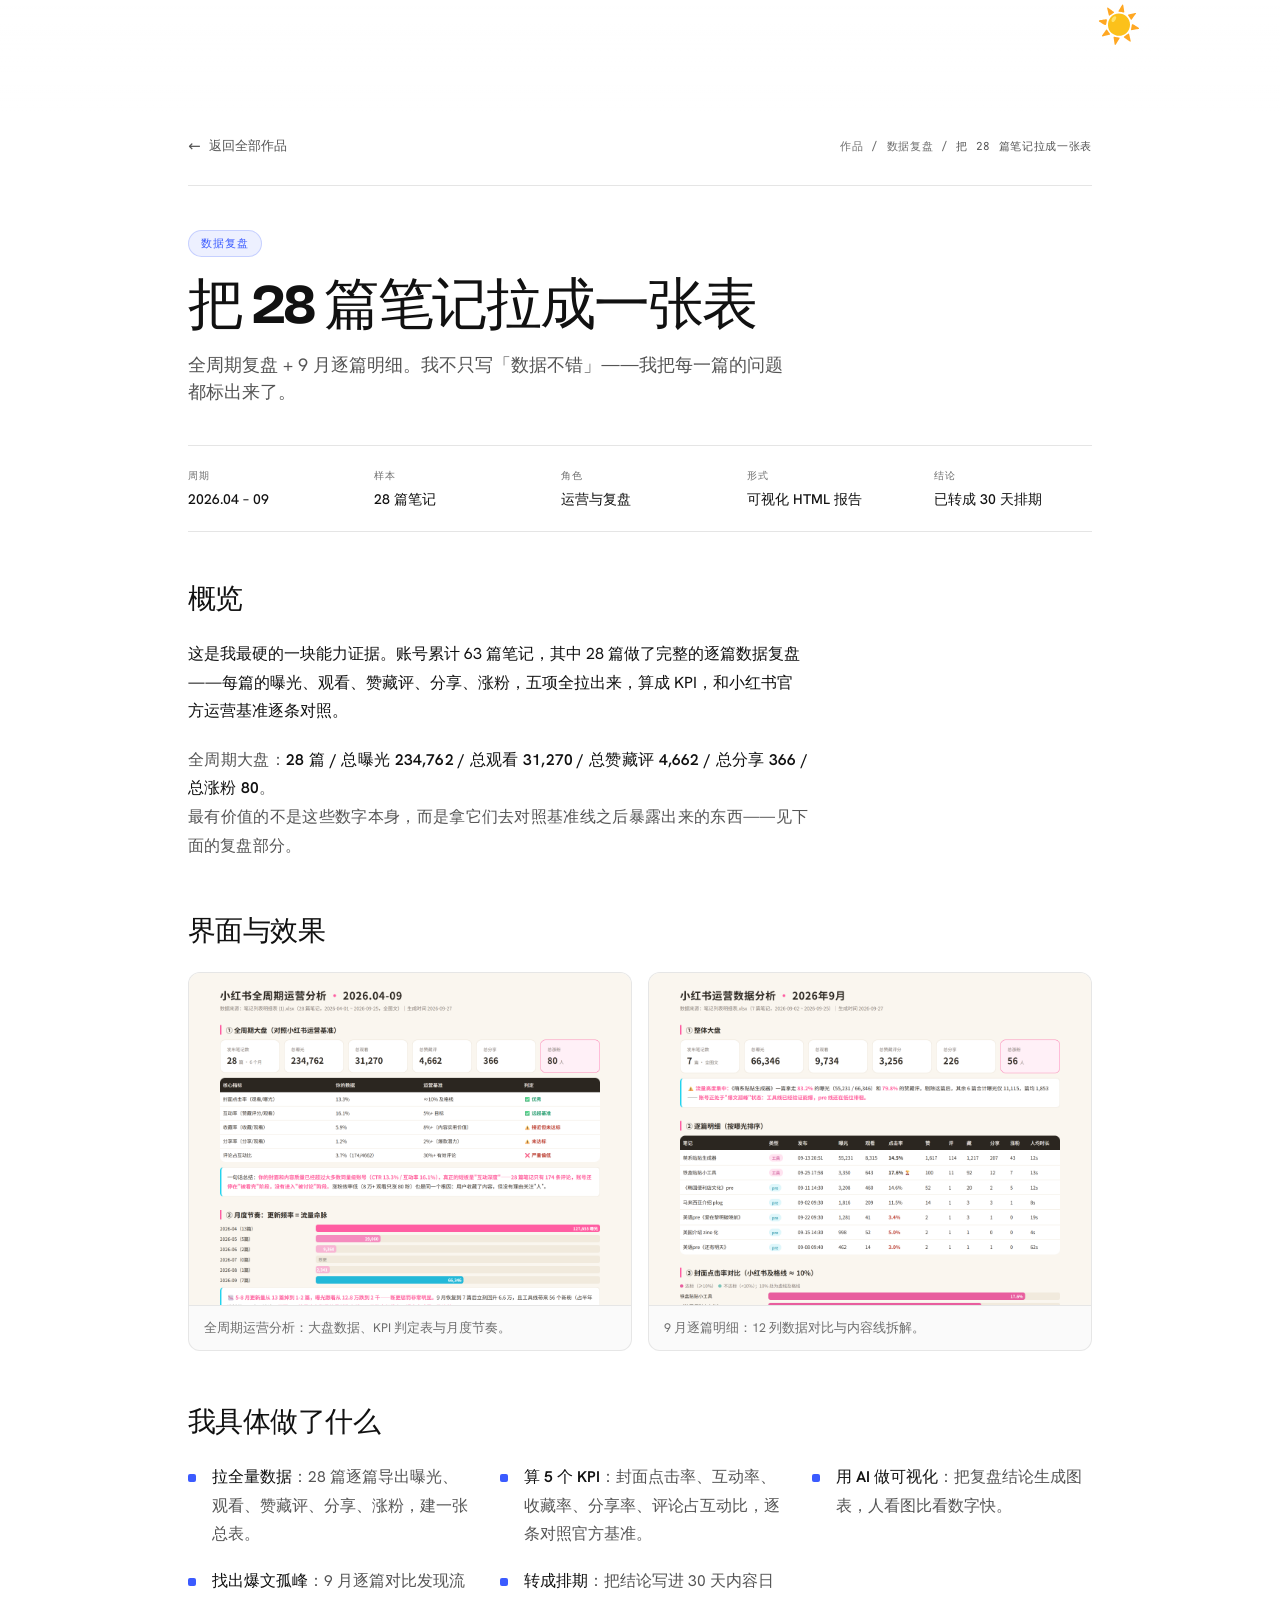
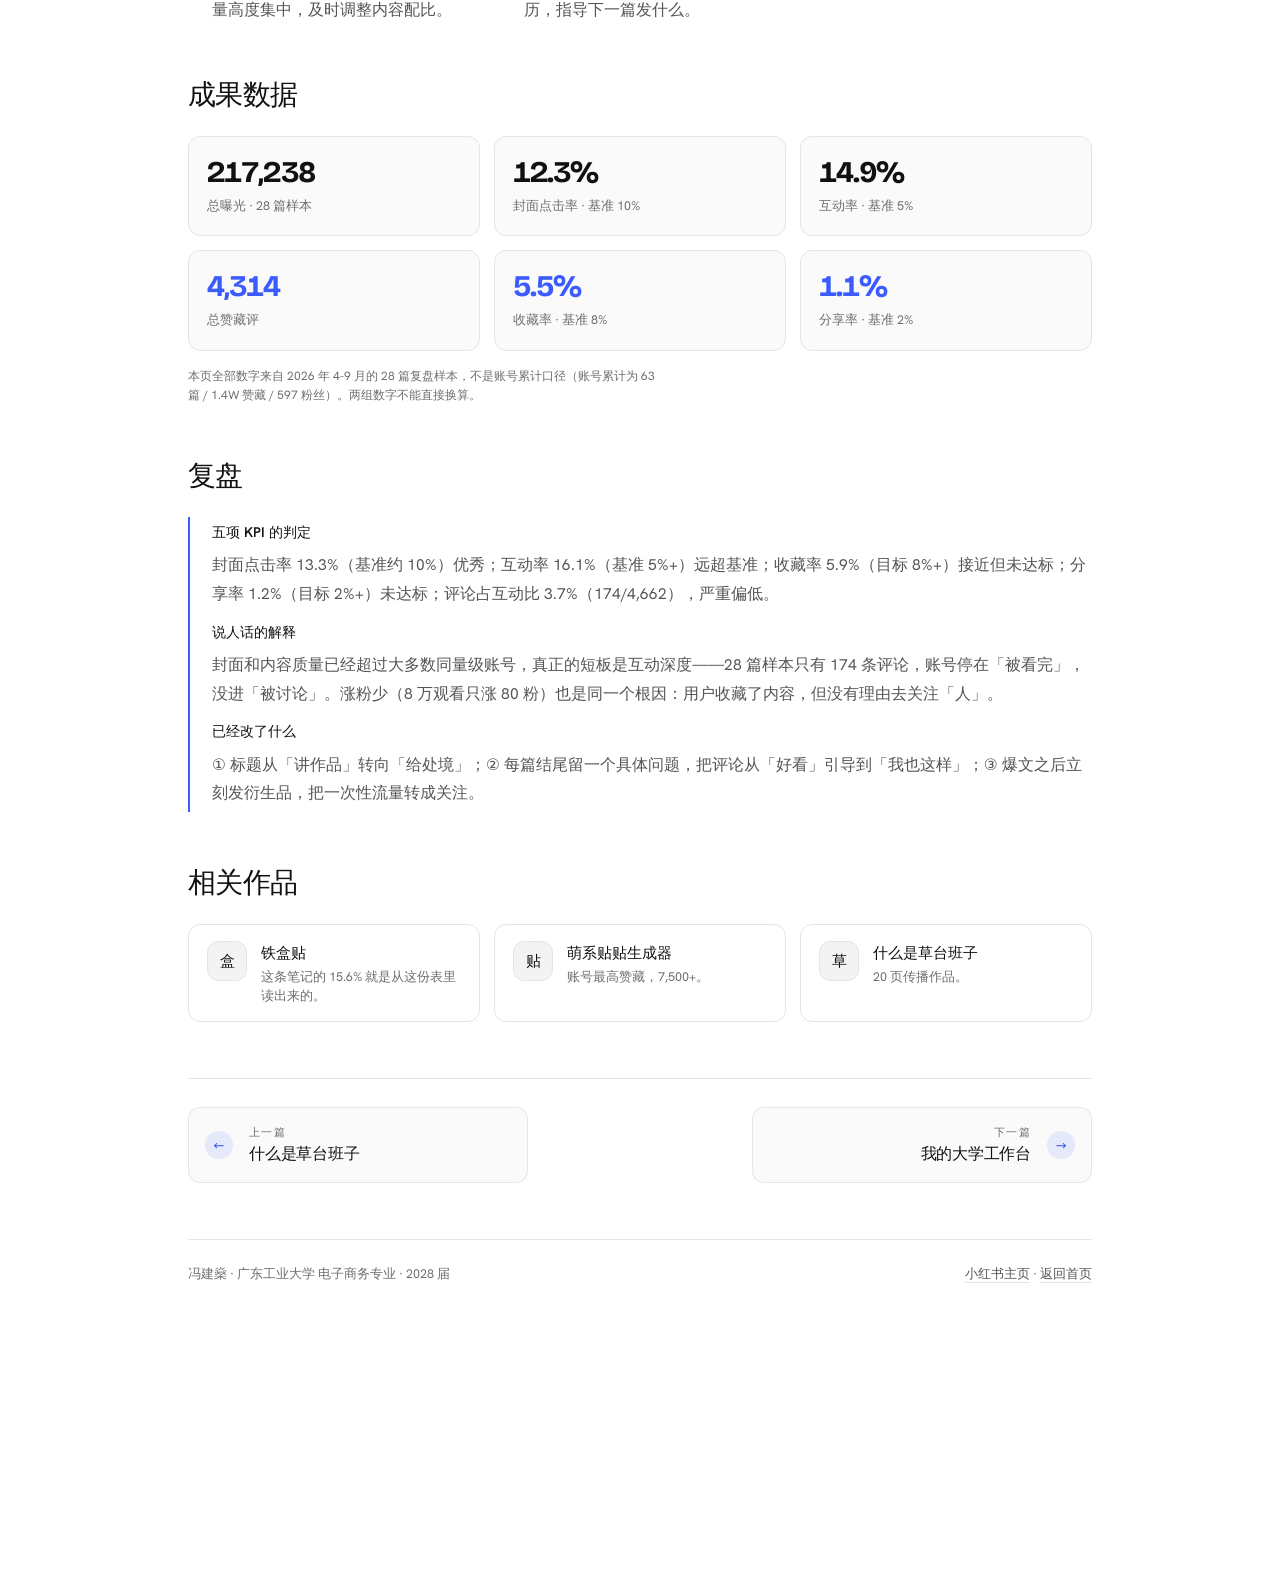
<file: works/data-review.html>
<!doctype html>
<html lang="zh-CN">
<head>
<meta charset="utf-8">
<meta name="viewport" content="width=device-width, initial-scale=1">
<title>把 28 篇笔记拉成一张表 · 冯建燊</title>
<meta name="description" content="全周期复盘 + 9 月逐篇明细。我不只写「数据不错」——我把每一篇的问题都标出来了。">
<meta name="author" content="冯建燊">

<!-- 像素太阳 favicon -->
<link rel="icon" type="image/svg+xml" href="../assets/img/favicon.svg">
<link rel="icon" type="image/png" sizes="32x32" href="../assets/img/favicon.png">
<link rel="stylesheet" href="../assets/css/tokens.css?v=20261115-18">
<link rel="stylesheet" href="../assets/css/base.css?v=20261115-18">
<link rel="stylesheet" href="../assets/css/deco.css?v=20261115-18">
<link rel="stylesheet" href="../assets/css/work.css?v=20261116-23">
</head>
<body>
<a class="skip-link" href="#content">跳到主要内容</a>

<button class="theme-toggle" id="theme-toggle" aria-label="切换深色模式" title="切换主题" type="button">
      <svg class="icon-sun" viewBox="0 0 128 128" aria-hidden="true"><path d="M37.41 41.95c-9.71 12.48-9.54 34.65 2.87 45.64c14.09 12.47 33.92 12.34 46.39.87c14.95-13.76 14.09-36.66.87-49.63c-13.29-13.04-37.04-13.72-50.13 3.12z" fill="#fcc11a"/><path d="M53 37.67c-3.84-1.7-8.04 2.93-9.87 6.09c-1.83 3.17-3.53 9.38.37 10.97c3.9 1.58 6.7-1.1 9.51-5.73c2.79-4.63 4.38-9.38-.01-11.33z" fill="#fee269"/><path d="M63 20.27c-.93 1.74-.62 3.08 1.23 3.52c1.85.44 13.36 2.31 14.33 2.37c1.41.09 1.93-.97 1.76-2.2c-.18-1.23-2.99-18.46-3.25-20.04S75.14.76 73.55 2.87S63.7 18.96 63 20.27z" fill="#ffa722"/><path d="M92.8 32.23c-1.81.56-1.76 1.67-.79 3.08c.97 1.41 7.65 11.6 8.26 12.31c.62.7 1.67.88 2.55-.18c.88-1.05 11.86-16.45 12.66-17.41c1.32-1.58.53-3.25-1.49-2.73c-1.54.41-20.05 4.58-21.19 4.93z" fill="#ffa722"/><path d="M106.6 61.86c-1.3-.74-2.99-.53-3.43 1.14c-.44 1.67-2.37 13.8-2.55 14.86s.62 2.11 1.93 1.85s19.45-2.95 20.66-3.25c2.11-.53 2.81-2.64.62-4.22c-1.42-1.03-16-9.68-17.23-10.38z" fill="#ffa722"/><path d="M92.09 90.6c1.4-.75 2.64-.18 2.99 1.41c.35 1.58 4.22 17.76 4.84 20.75c.31 1.5-1.41 2.73-2.81 1.85c-1.41-.88-16.69-11.53-17.67-12.4c-1.41-1.23-.43-2.51.26-3.16c1.4-1.33 11.07-7.74 12.39-8.45z" fill="#ffa722"/><path d="M49.54 99.48c-1.77-.17-2.29 1.41-2.02 2.81c.26 1.41 2.9 19.24 3.08 20.57c.26 1.93 2.29 2.73 3.6.79s10.35-16.4 11.08-17.76c1.32-2.46.35-2.99-.97-3.6c-1.31-.61-12.92-2.63-14.77-2.81z" fill="#ffa722"/><path d="M24.23 79c1.23-2.02 2.81-1.49 3.96.44c.78 1.32 7.38 10.2 8 11.16c.62.97.88 2.81-1.05 3.25c-1.95.45-17.68 4.58-20.14 5.02c-2.46.44-3.87-1.49-2.29-3.6c.92-1.24 10.82-15.12 11.52-16.27z" fill="#ffa722"/><path d="M20.89 63.7c2.25 1 3.31.64 3.78-.97c.62-2.11 2.46-11.78 2.55-13.98c.06-1.43-.53-2.81-2.73-2.46S6.47 48.85 4.45 49.55c-2.35.82-2.18 3.4-.62 4.22c1.85.97 15.47 9.23 17.06 9.93z" fill="#ffa722"/><path d="M48.23 26.78c1.27-1.01.88-2.46-.26-3.25c-1.14-.79-15.26-11-17.05-12.4c-1.58-1.23-3.52-.79-2.99 2.02c.38 2.02 4.88 19.7 5.19 20.92c.35 1.41 1.41 2.11 2.64 1.23c1.21-.87 11.15-7.46 12.47-8.52z" fill="#ffa722"/></svg>
      <svg class="icon-moon" viewBox="0 0 200 200" fill-rule="evenodd" clip-rule="evenodd" aria-hidden="true"><circle cx="100" cy="100" r="94.147" fill="#e4e2dc"/><clipPath id="tm-moon-clip"><circle cx="100" cy="100" r="94.147"/></clipPath><g clip-path="url(#tm-moon-clip)"><path d="M173.111-46.282l59.723 39.66 25.005 67.189-19.264 69.056-56.174 44.544-71.628 3.018-59.723-39.66-25.005-67.189L45.308 1.28l56.174-44.544 71.629-3.018z" fill="#f6f4ef"/></g><path d="M158.551 135.006l-4.072 2.503 6.822 5.83 1.8-4.404-4.55-3.929zM116.907 69.037l-6.653 4.089 11.145 9.525 2.941-7.195-7.433-6.419zM67.138 119.523l-4.542 2.791 7.61 6.503 2.007-4.912-5.075-4.382zM80.286 37.068l4.825-3.028-8.193-6.873-2.097 5.268 5.465 4.633zM143.466 148.273l5.198-3.261-8.826-7.403-2.259 5.674 5.887 4.99z" fill="#e4e2dc" fill-rule="nonzero"/><path d="M163.108 73.155l2.628 13.525-12.051 6.679-10.076-9.398 5.824-12.486 13.675 1.68zM83.672 53.684l-7.194 20.408-21.332-.919-5.99-20.976 17.63-12.045 16.886 13.532zM91.359 125.589l-5.626-25.934 22.927-13.364 19.794 17.674-10.692 24.288-26.403-2.664zM35.02 112.946l-3.955-14.875 12.902-8.012 11.929 9.923-5.53 14.145-15.346-1.181zM104.602 180.886l-15.004-13.214 8.155-17.962 20.044 2.111 4.233 19.268-17.428 9.797z" fill="#e4e2dc"/></svg>
    </button>


<div class="page-shell">
  <main id="content" class="work-page">

    <!-- ① 返回 + 面包屑 -->
    <div class="work-top">
      <a class="back-link" href="../index.html"><span class="back-link__arrow">&larr;</span> 返回全部作品</a>
      <p class="breadcrumb">作品 / 数据复盘 / <span>把 28 篇笔记拉成一张表</span></p>
    </div>

    <!-- ② 标题 -->
    <header class="work-hero">
      <span class="work-kicker">数据复盘</span>
      <h1 class="work-title">把 28 篇笔记拉成一张表</h1>
      <p class="work-tagline">全周期复盘 + 9 月逐篇明细。我不只写「数据不错」——我把每一篇的问题都标出来了。</p>
    </header>

    <!-- ③ 元信息条 -->
    <div class="work-meta">
      <div class="meta-item"><span class="meta-label">周期</span><span class="meta-value">2026.04 – 09</span></div>
      <div class="meta-item"><span class="meta-label">样本</span><span class="meta-value">28 篇笔记</span></div>
      <div class="meta-item"><span class="meta-label">角色</span><span class="meta-value">运营与复盘</span></div>
      <div class="meta-item"><span class="meta-label">形式</span><span class="meta-value">可视化 HTML 报告</span></div>
      <div class="meta-item"><span class="meta-label">结论</span><span class="meta-value">已转成 30 天排期</span></div>
    </div>

    <!-- ④ 概览 -->
    <section class="work-section">
      <h2 class="work-section-title">概览</h2>
      <p class="work-lede">这是我最硬的一块能力证据。账号累计 63 篇笔记，其中 28 篇做了完整的逐篇数据复盘——每篇的曝光、观看、赞藏评、分享、涨粉，五项全拉出来，算成 KPI，和小红书官方运营基准逐条对照。</p>
      <div class="work-body"><p>全周期大盘：<strong>28 篇 / 总曝光 234,762 / 总观看 31,270 / 总赞藏评 4,662 / 总分享 366 / 总涨粉 80</strong>。</p></div>
      <div class="work-body"><p>最有价值的不是这些数字本身，而是拿它们去对照基准线之后暴露出来的东西——见下面的复盘部分。</p></div>
    </section>


    <!-- ⑤ 截图 -->
    <section class="work-section">
      <h2 class="work-section-title">界面与效果</h2>
      <div class="work-shots">
        <figure class="work-shot"><img src="../assets/img/shots/data-review.png" alt="全周期运营分析：大盘数据、KPI 判定表与月度节" loading="lazy"><figcaption>全周期运营分析：大盘数据、KPI 判定表与月度节奏。</figcaption></figure>
        <figure class="work-shot"><img src="../assets/img/shots/data-review-sep.png" alt="9 月逐篇明细：12 列数据对比与内容线拆解。" loading="lazy"><figcaption>9 月逐篇明细：12 列数据对比与内容线拆解。</figcaption></figure>
      </div>
    </section>

    <!-- ⑥ 我具体做了什么 -->
    <section class="work-section">
      <h2 class="work-section-title">我具体做了什么</h2>
      <ul class="work-tasks">
        <li><b>拉全量数据</b>：28 篇逐篇导出曝光、观看、赞藏评、分享、涨粉，建一张总表。</li>
        <li><b>算 5 个 KPI</b>：封面点击率、互动率、收藏率、分享率、评论占互动比，逐条对照官方基准。</li>
        <li><b>用 AI 做可视化</b>：把复盘结论生成图表，人看图比看数字快。</li>
        <li><b>找出爆文孤峰</b>：9 月逐篇对比发现流量高度集中，及时调整内容配比。</li>
        <li><b>转成排期</b>：把结论写进 30 天内容日历，指导下一篇发什么。</li>
      </ul>
    </section>

    <!-- ⑦ 成果数据 -->
    <section class="work-section">
      <h2 class="work-section-title">成果数据</h2>
      <div class="work-stats">
        <div class="stat-card"><span class="gm-num stat-num stat-num--muted">234,762</span><span class="stat-cap">总曝光 · 28 篇样本</span></div>
        <div class="stat-card"><span class="gm-num stat-num stat-num--muted">13.3%</span><span class="stat-cap">封面点击率 · 基准 10%</span></div>
        <div class="stat-card"><span class="gm-num stat-num stat-num--muted">16.1%</span><span class="stat-cap">互动率 · 基准 5%</span></div>
        <div class="stat-card"><span class="gm-num stat-num">4,662</span><span class="stat-cap">总赞藏评</span></div>
        <div class="stat-card"><span class="gm-num stat-num">5.9%</span><span class="stat-cap">收藏率 · 基准 8%</span></div>
        <div class="stat-card"><span class="gm-num stat-num">1.2%</span><span class="stat-cap">分享率 · 基准 2%</span></div>
      </div>
      <p class="stat-note">本页全部数字来自 2026 年 4-9 月的 28 篇复盘样本，不是账号累计口径（账号累计为 63 篇 / 1.4W 赞藏 / 597 粉丝）。两组数字不能直接换算。</p>
    </section>

    <!-- ⑧ 复盘 -->
    <section class="work-section">
      <h2 class="work-section-title">复盘</h2>
      <div class="work-review">
        <h4>五项 KPI 的判定</h4>
        <p>封面点击率 13.3%（基准约 10%）优秀；互动率 16.1%（基准 5%+）远超基准；收藏率 5.9%（目标 8%+）接近但未达标；分享率 1.2%（目标 2%+）未达标；评论占互动比 3.7%（174/4,662），严重偏低。</p>
        <h4>说人话的解释</h4>
        <p>封面和内容质量已经超过大多数同量级账号，真正的短板是互动深度——28 篇样本只有 174 条评论，账号停在「被看完」，没进「被讨论」。涨粉少（8 万观看只涨 80 粉）也是同一个根因：用户收藏了内容，但没有理由去关注「人」。</p>
        <h4>已经改了什么</h4>
        <p>① 标题从「讲作品」转向「给处境」；② 每篇结尾留一个具体问题，把评论从「好看」引导到「我也这样」；③ 爆文之后立刻发衍生品，把一次性流量转成关注。</p>
      </div>
    </section>

    <!-- ⑨ 相关作品 -->
    <section class="work-section">
      <h2 class="work-section-title">相关作品</h2>
      <div class="work-related">
        <a class="related-card" href="tincase.html">
          <span class="related-icon">盒</span>
          <span class="related-text"><span class="related-name">铁盒贴</span><span class="related-desc">这条笔记的 15.6% 就是从这份表里读出来的。</span></span>
        </a>
        <a class="related-card" href="cute-face-grid.html">
          <span class="related-icon">贴</span>
          <span class="related-text"><span class="related-name">萌系贴贴生成器</span><span class="related-desc">账号最高赞藏，7,500+。</span></span>
        </a>
        <a class="related-card" href="caotai.html">
          <span class="related-icon">草</span>
          <span class="related-text"><span class="related-name">什么是草台班子</span><span class="related-desc">20 页传播作品。</span></span>
        </a>
      </div>
    </section>

    <!-- ⑩ 上下站 -->
    <nav class="work-pager">
      <a class="pager-link pager-link--prev" href="caotai.html">
        <span class="pager-dir">上一篇</span>
        <span class="pager-name">什么是草台班子</span>
      </a>
      <a class="pager-link pager-link--next" href="workspace.html">
        <span class="pager-dir">下一篇</span>
        <span class="pager-name">我的大学工作台</span>
      </a>
    </nav>

    <!-- ⑪ 页脚 -->
    <footer class="work-foot">
      <p>冯建燊 · 广东工业大学 电子商务专业 · 2028 届</p>
      <p><a href="https://xhslink.cn/o/8sBwI0HFjC2" target="_blank" rel="noopener noreferrer">小红书主页</a> · <a href="../index.html">返回首页</a></p>
    </footer>

  </main>
</div>

<script src="../assets/js/site.js?v=20261115-75"></script>
</body>
</html>
</file>
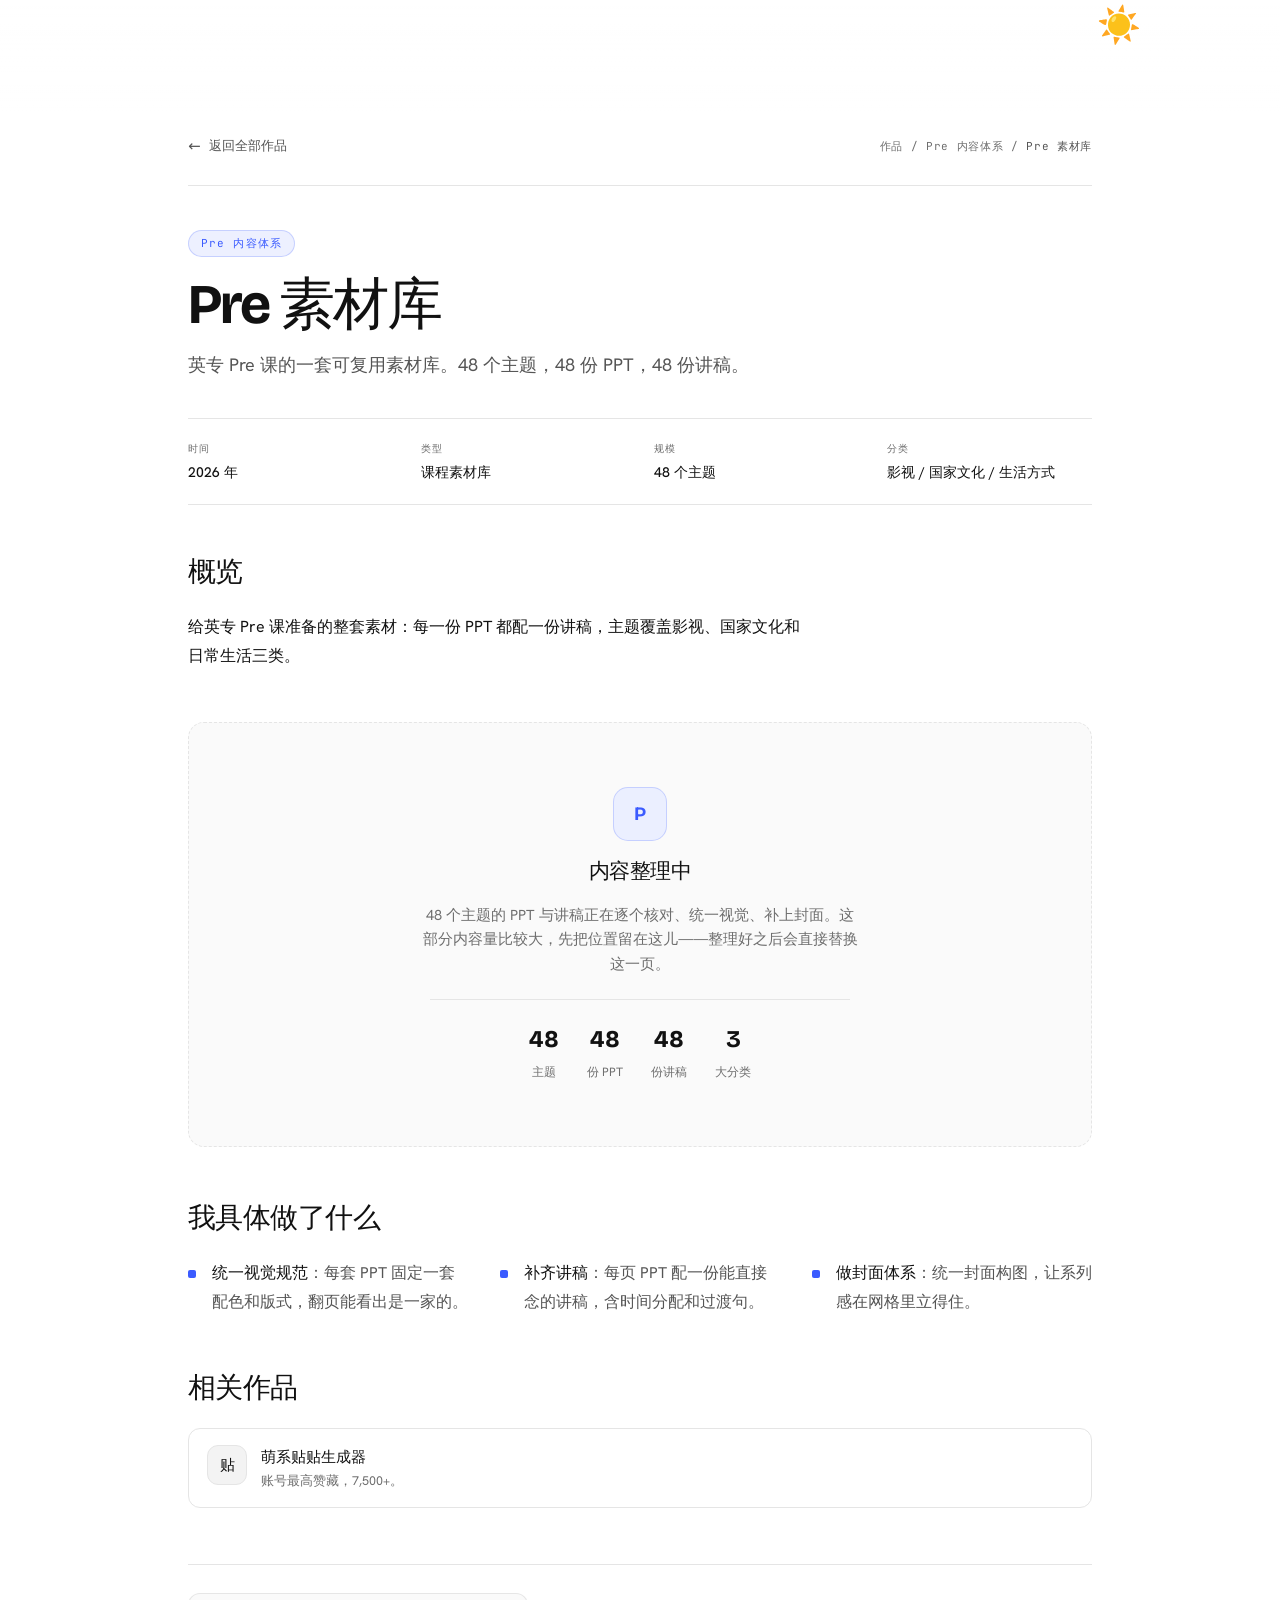
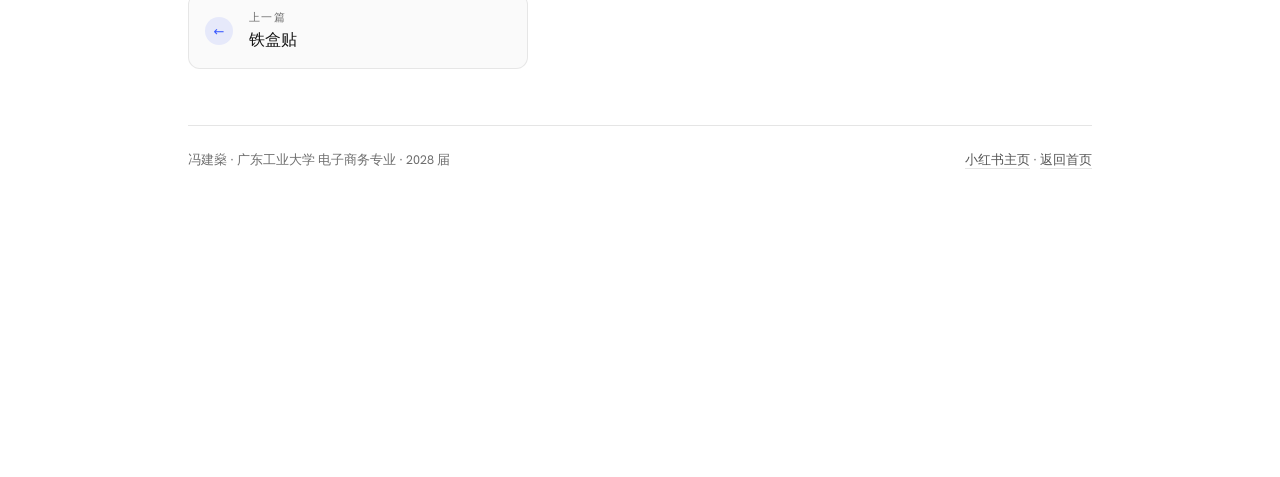
<file: works/pre-grid.html>
<!doctype html>
<html lang="zh-CN">
<head>
<meta charset="utf-8">
<meta name="viewport" content="width=device-width, initial-scale=1">
<title>Pre 素材库 · 冯建燊</title>
<meta name="description" content="英专 Pre 课的一套可复用素材库。48 个主题，48 份 PPT，48 份讲稿。">
<meta name="author" content="冯建燊">

<!-- 像素太阳 favicon -->
<link rel="icon" type="image/svg+xml" href="../assets/img/favicon.svg">
<link rel="icon" type="image/png" sizes="32x32" href="../assets/img/favicon.png">
<link rel="stylesheet" href="../assets/css/tokens.css?v=20261115-18">
<link rel="stylesheet" href="../assets/css/base.css?v=20261115-18">
<link rel="stylesheet" href="../assets/css/deco.css?v=20261115-18">
<link rel="stylesheet" href="../assets/css/work.css?v=20261116-23">
</head>
<body>
<a class="skip-link" href="#content">跳到主要内容</a>

<button class="theme-toggle" id="theme-toggle" aria-label="切换深色模式" title="切换主题" type="button">
      <svg class="icon-sun" viewBox="0 0 128 128" aria-hidden="true"><path d="M37.41 41.95c-9.71 12.48-9.54 34.65 2.87 45.64c14.09 12.47 33.92 12.34 46.39.87c14.95-13.76 14.09-36.66.87-49.63c-13.29-13.04-37.04-13.72-50.13 3.12z" fill="#fcc11a"/><path d="M53 37.67c-3.84-1.7-8.04 2.93-9.87 6.09c-1.83 3.17-3.53 9.38.37 10.97c3.9 1.58 6.7-1.1 9.51-5.73c2.79-4.63 4.38-9.38-.01-11.33z" fill="#fee269"/><path d="M63 20.27c-.93 1.74-.62 3.08 1.23 3.52c1.85.44 13.36 2.31 14.33 2.37c1.41.09 1.93-.97 1.76-2.2c-.18-1.23-2.99-18.46-3.25-20.04S75.14.76 73.55 2.87S63.7 18.96 63 20.27z" fill="#ffa722"/><path d="M92.8 32.23c-1.81.56-1.76 1.67-.79 3.08c.97 1.41 7.65 11.6 8.26 12.31c.62.7 1.67.88 2.55-.18c.88-1.05 11.86-16.45 12.66-17.41c1.32-1.58.53-3.25-1.49-2.73c-1.54.41-20.05 4.58-21.19 4.93z" fill="#ffa722"/><path d="M106.6 61.86c-1.3-.74-2.99-.53-3.43 1.14c-.44 1.67-2.37 13.8-2.55 14.86s.62 2.11 1.93 1.85s19.45-2.95 20.66-3.25c2.11-.53 2.81-2.64.62-4.22c-1.42-1.03-16-9.68-17.23-10.38z" fill="#ffa722"/><path d="M92.09 90.6c1.4-.75 2.64-.18 2.99 1.41c.35 1.58 4.22 17.76 4.84 20.75c.31 1.5-1.41 2.73-2.81 1.85c-1.41-.88-16.69-11.53-17.67-12.4c-1.41-1.23-.43-2.51.26-3.16c1.4-1.33 11.07-7.74 12.39-8.45z" fill="#ffa722"/><path d="M49.54 99.48c-1.77-.17-2.29 1.41-2.02 2.81c.26 1.41 2.9 19.24 3.08 20.57c.26 1.93 2.29 2.73 3.6.79s10.35-16.4 11.08-17.76c1.32-2.46.35-2.99-.97-3.6c-1.31-.61-12.92-2.63-14.77-2.81z" fill="#ffa722"/><path d="M24.23 79c1.23-2.02 2.81-1.49 3.96.44c.78 1.32 7.38 10.2 8 11.16c.62.97.88 2.81-1.05 3.25c-1.95.45-17.68 4.58-20.14 5.02c-2.46.44-3.87-1.49-2.29-3.6c.92-1.24 10.82-15.12 11.52-16.27z" fill="#ffa722"/><path d="M20.89 63.7c2.25 1 3.31.64 3.78-.97c.62-2.11 2.46-11.78 2.55-13.98c.06-1.43-.53-2.81-2.73-2.46S6.47 48.85 4.45 49.55c-2.35.82-2.18 3.4-.62 4.22c1.85.97 15.47 9.23 17.06 9.93z" fill="#ffa722"/><path d="M48.23 26.78c1.27-1.01.88-2.46-.26-3.25c-1.14-.79-15.26-11-17.05-12.4c-1.58-1.23-3.52-.79-2.99 2.02c.38 2.02 4.88 19.7 5.19 20.92c.35 1.41 1.41 2.11 2.64 1.23c1.21-.87 11.15-7.46 12.47-8.52z" fill="#ffa722"/></svg>
      <svg class="icon-moon" viewBox="0 0 200 200" fill-rule="evenodd" clip-rule="evenodd" aria-hidden="true"><circle cx="100" cy="100" r="94.147" fill="#e4e2dc"/><clipPath id="tm-moon-clip"><circle cx="100" cy="100" r="94.147"/></clipPath><g clip-path="url(#tm-moon-clip)"><path d="M173.111-46.282l59.723 39.66 25.005 67.189-19.264 69.056-56.174 44.544-71.628 3.018-59.723-39.66-25.005-67.189L45.308 1.28l56.174-44.544 71.629-3.018z" fill="#f6f4ef"/></g><path d="M158.551 135.006l-4.072 2.503 6.822 5.83 1.8-4.404-4.55-3.929zM116.907 69.037l-6.653 4.089 11.145 9.525 2.941-7.195-7.433-6.419zM67.138 119.523l-4.542 2.791 7.61 6.503 2.007-4.912-5.075-4.382zM80.286 37.068l4.825-3.028-8.193-6.873-2.097 5.268 5.465 4.633zM143.466 148.273l5.198-3.261-8.826-7.403-2.259 5.674 5.887 4.99z" fill="#e4e2dc" fill-rule="nonzero"/><path d="M163.108 73.155l2.628 13.525-12.051 6.679-10.076-9.398 5.824-12.486 13.675 1.68zM83.672 53.684l-7.194 20.408-21.332-.919-5.99-20.976 17.63-12.045 16.886 13.532zM91.359 125.589l-5.626-25.934 22.927-13.364 19.794 17.674-10.692 24.288-26.403-2.664zM35.02 112.946l-3.955-14.875 12.902-8.012 11.929 9.923-5.53 14.145-15.346-1.181zM104.602 180.886l-15.004-13.214 8.155-17.962 20.044 2.111 4.233 19.268-17.428 9.797z" fill="#e4e2dc"/></svg>
    </button>


<div class="page-shell">
  <main id="content" class="work-page">

    <!-- ① 返回 + 面包屑 -->
    <div class="work-top">
      <a class="back-link" href="../index.html"><span class="back-link__arrow">&larr;</span> 返回全部作品</a>
      <p class="breadcrumb">作品 / Pre 内容体系 / <span>Pre 素材库</span></p>
    </div>

    <!-- ② 标题 -->
    <header class="work-hero">
      <span class="work-kicker">Pre 内容体系</span>
      <h1 class="work-title">Pre 素材库</h1>
      <p class="work-tagline">英专 Pre 课的一套可复用素材库。48 个主题，48 份 PPT，48 份讲稿。</p>
    </header>

    <!-- ③ 元信息条 -->
    <div class="work-meta">
      <div class="meta-item"><span class="meta-label">时间</span><span class="meta-value">2026 年</span></div>
      <div class="meta-item"><span class="meta-label">类型</span><span class="meta-value">课程素材库</span></div>
      <div class="meta-item"><span class="meta-label">规模</span><span class="meta-value">48 个主题</span></div>
      <div class="meta-item"><span class="meta-label">分类</span><span class="meta-value">影视 / 国家文化 / 生活方式</span></div>
    </div>

    <!-- ④ 概览 -->
    <section class="work-section">
      <h2 class="work-section-title">概览</h2>
      <p class="work-lede">给英专 Pre 课准备的整套素材：每一份 PPT 都配一份讲稿，主题覆盖影视、国家文化和日常生活三类。</p>

    </section>


    <!-- ⑤ 内容整理中 -->
    <section class="work-section">
      <div class="work-placeholder">
        <span class="work-placeholder__icon">P</span>
        <h3>内容整理中</h3>
        <p>48 个主题的 PPT 与讲稿正在逐个核对、统一视觉、补上封面。这部分内容量比较大，先把位置留在这儿——整理好之后会直接替换这一页。</p>
        <div class="work-placeholder__stats">
          <div><b>48</b><span>主题</span></div>
          <div><b>48</b><span>份 PPT</span></div>
          <div><b>48</b><span>份讲稿</span></div>
          <div><b>3</b><span>大分类</span></div>
        </div>
      </div>
    </section>

    <!-- ⑥ 我具体做了什么 -->
    <section class="work-section">
      <h2 class="work-section-title">我具体做了什么</h2>
      <ul class="work-tasks">
        <li><b>统一视觉规范</b>：每套 PPT 固定一套配色和版式，翻页能看出是一家的。</li>
        <li><b>补齐讲稿</b>：每页 PPT 配一份能直接念的讲稿，含时间分配和过渡句。</li>
        <li><b>做封面体系</b>：统一封面构图，让系列感在网格里立得住。</li>
      </ul>
    </section>

    <!-- ⑦ 成果数据 -->


    <!-- ⑧ 复盘 -->


    <!-- ⑨ 相关作品 -->
    <section class="work-section">
      <h2 class="work-section-title">相关作品</h2>
      <div class="work-related">
        <a class="related-card" href="cute-face-grid.html">
          <span class="related-icon">贴</span>
          <span class="related-text"><span class="related-name">萌系贴贴生成器</span><span class="related-desc">账号最高赞藏，7,500+。</span></span>
        </a>
      </div>
    </section>

    <!-- ⑩ 上下站 -->
    <nav class="work-pager">
      <a class="pager-link pager-link--prev" href="tincase.html">
        <span class="pager-dir">上一篇</span>
        <span class="pager-name">铁盒贴</span>
      </a>
    </nav>

    <!-- ⑪ 页脚 -->
    <footer class="work-foot">
      <p>冯建燊 · 广东工业大学 电子商务专业 · 2028 届</p>
      <p><a href="https://xhslink.cn/o/8sBwI0HFjC2" target="_blank" rel="noopener noreferrer">小红书主页</a> · <a href="../index.html">返回首页</a></p>
    </footer>

  </main>
</div>

<script src="../assets/js/site.js?v=20261115-75"></script>
</body>
</html>
</file>
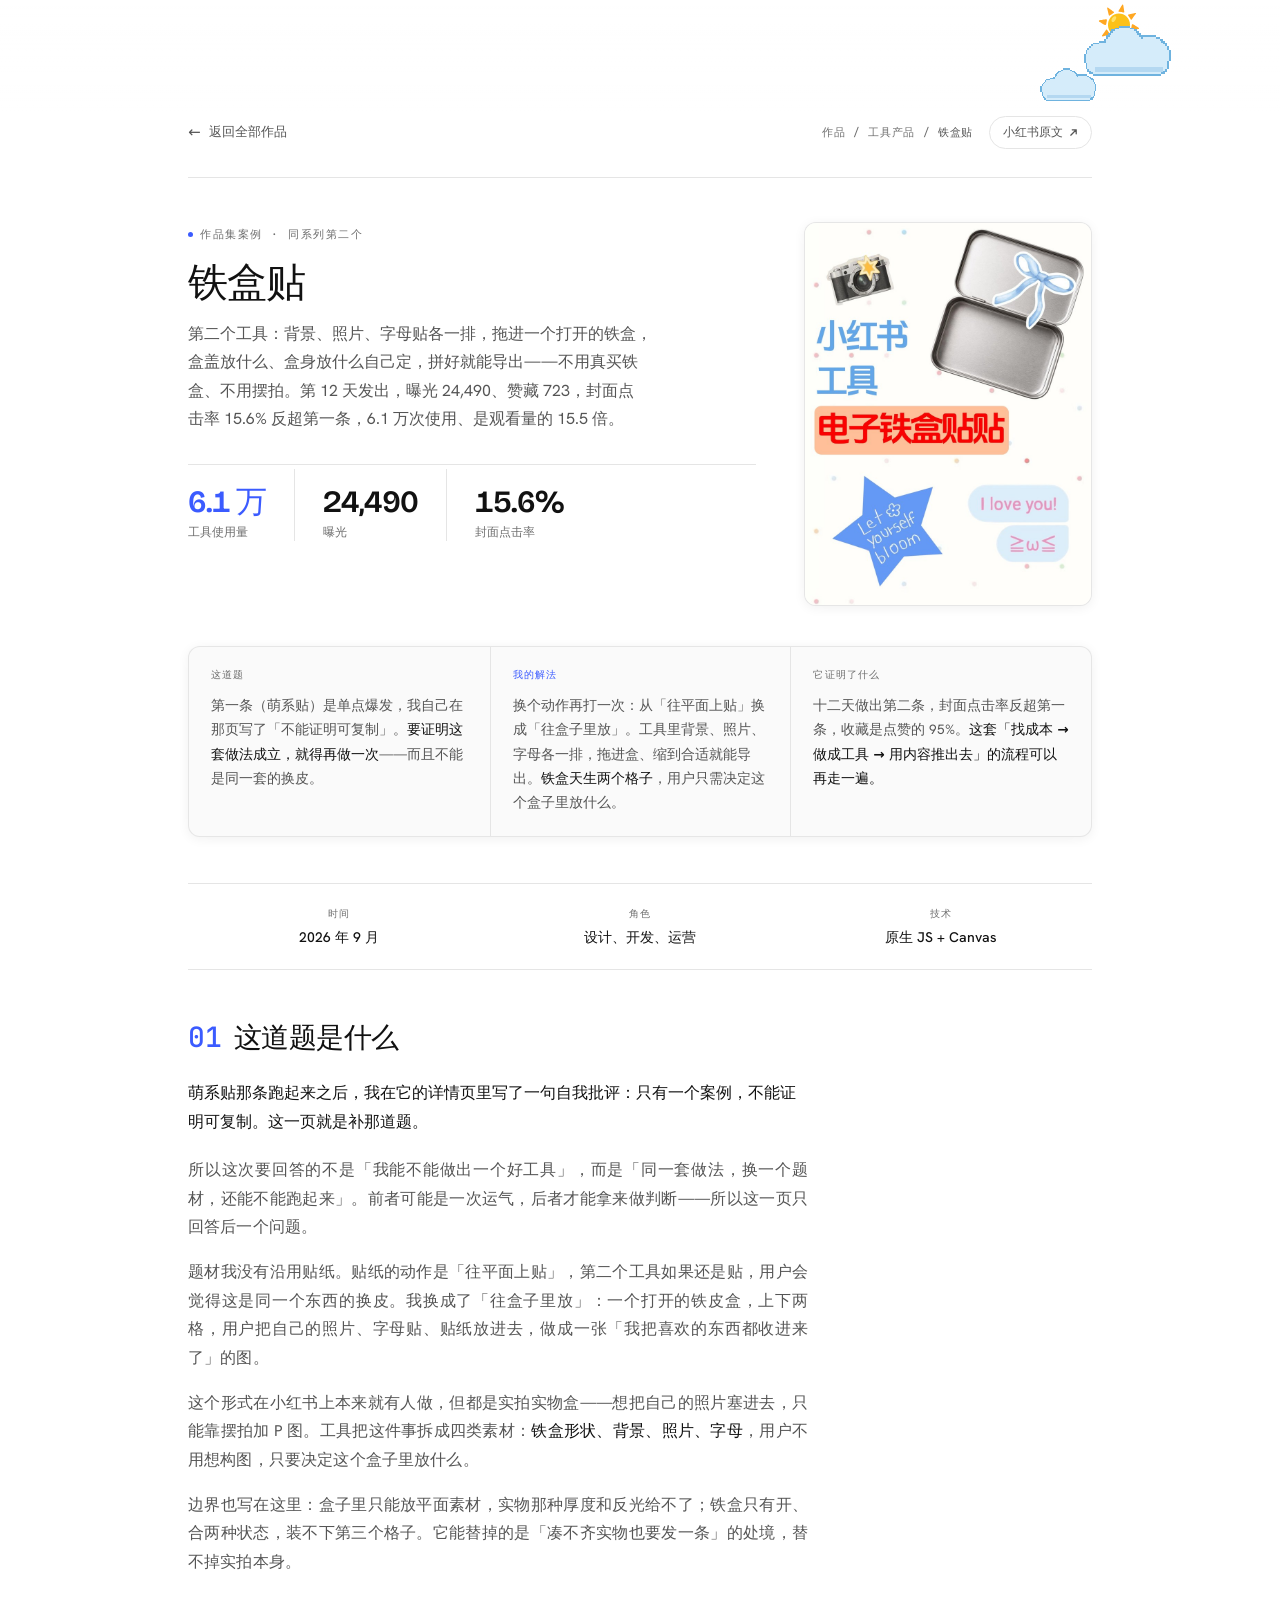
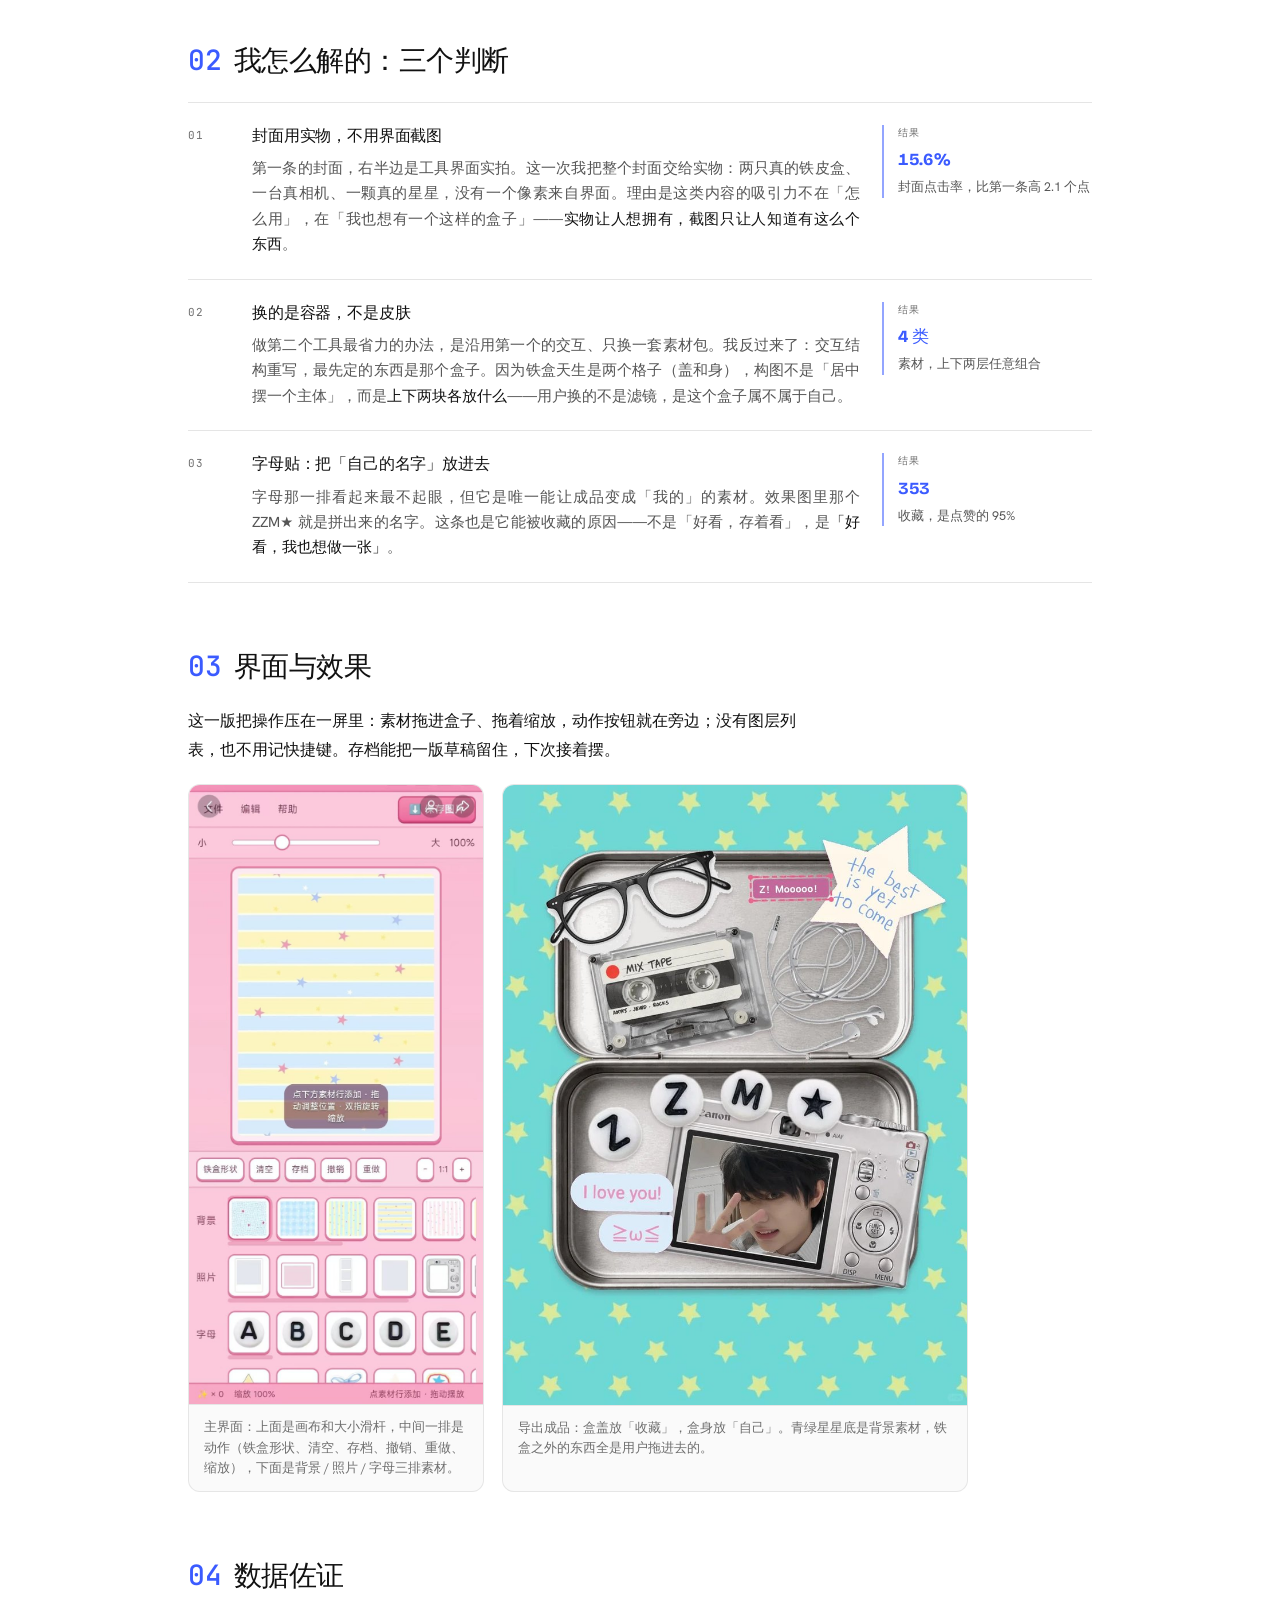
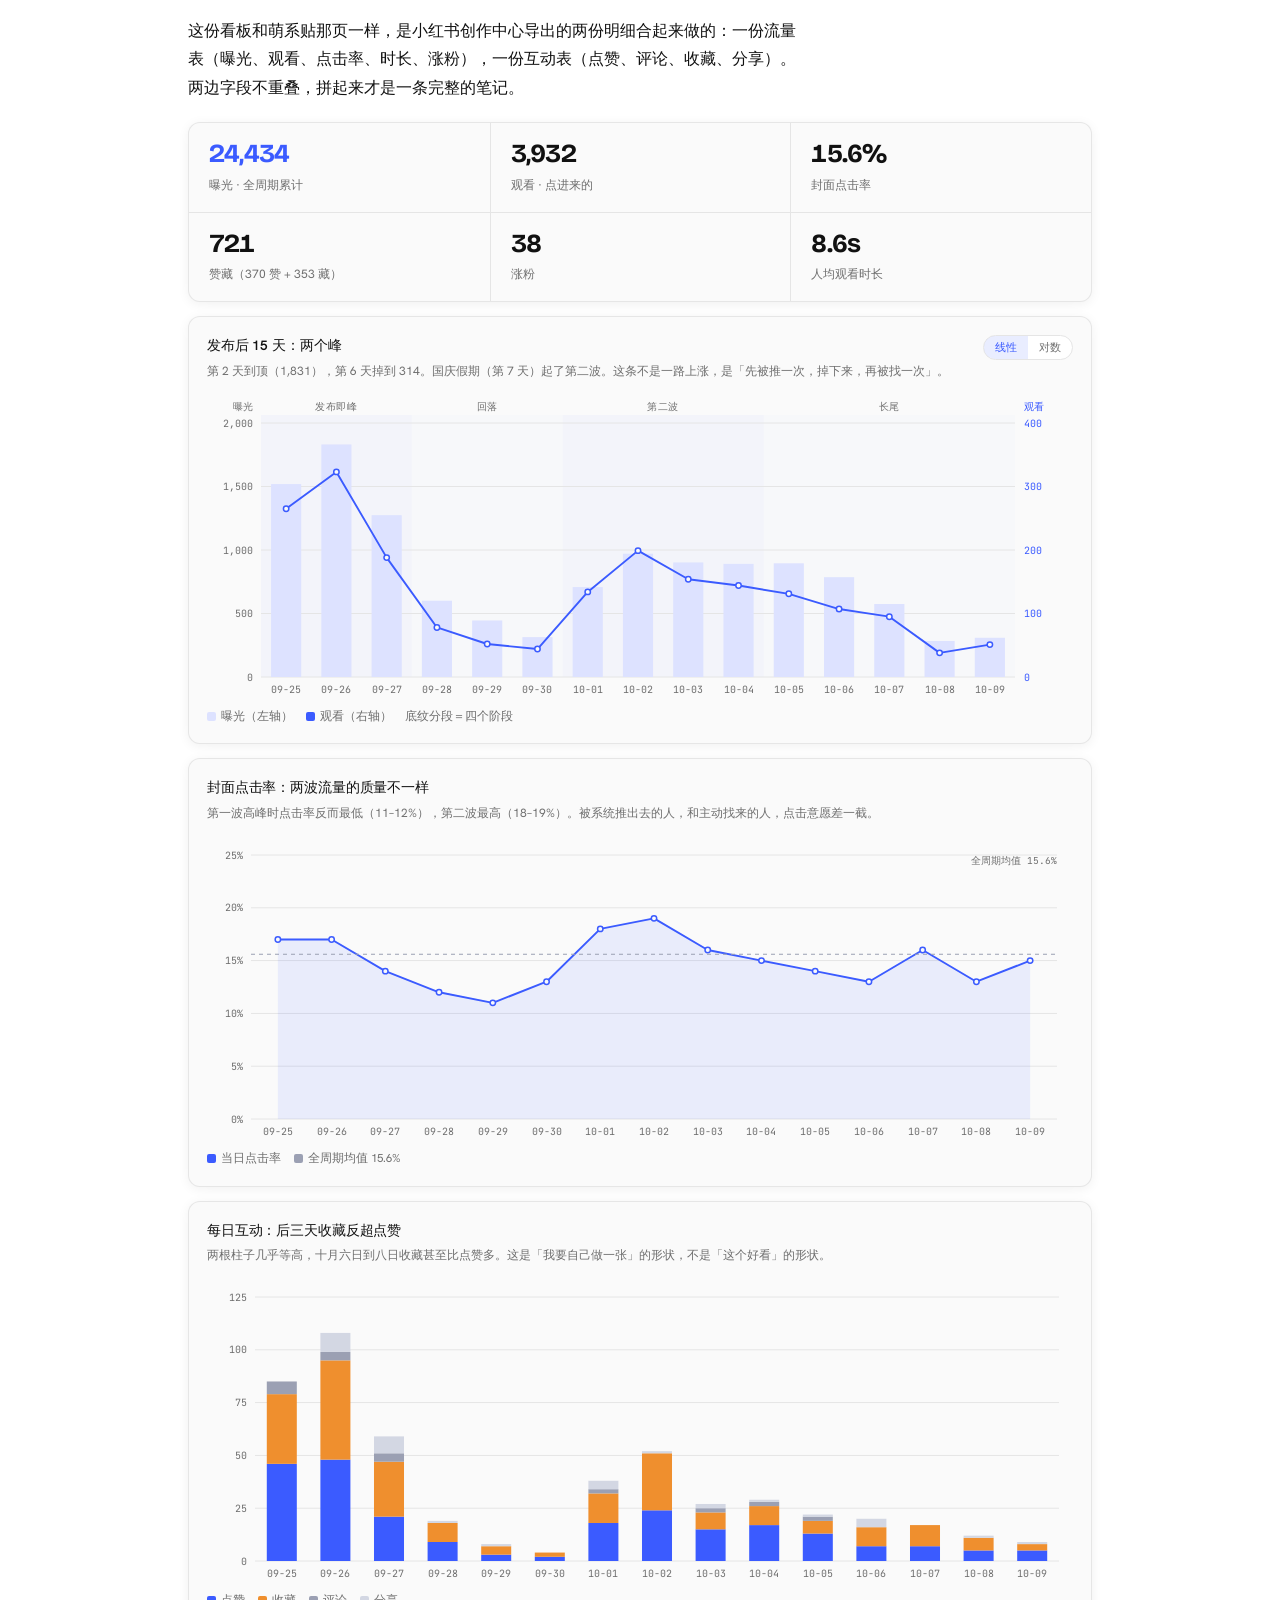
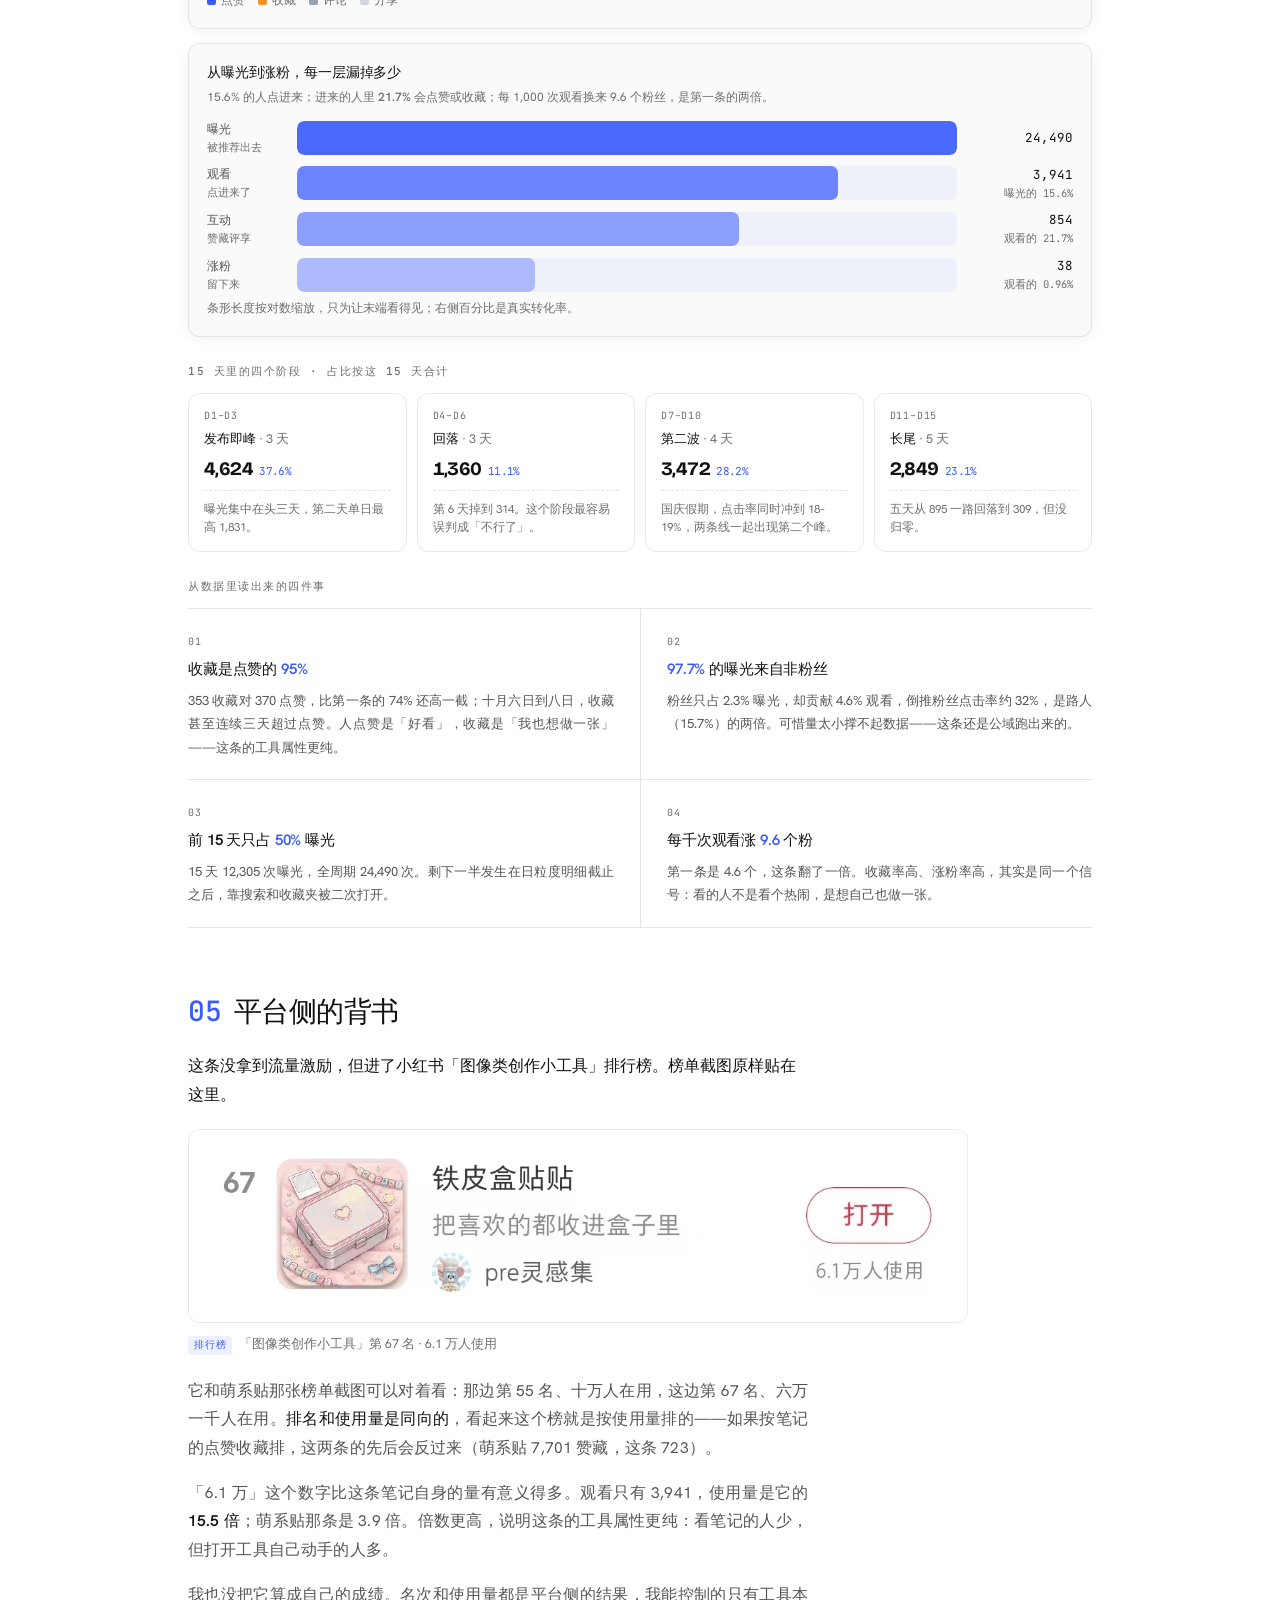
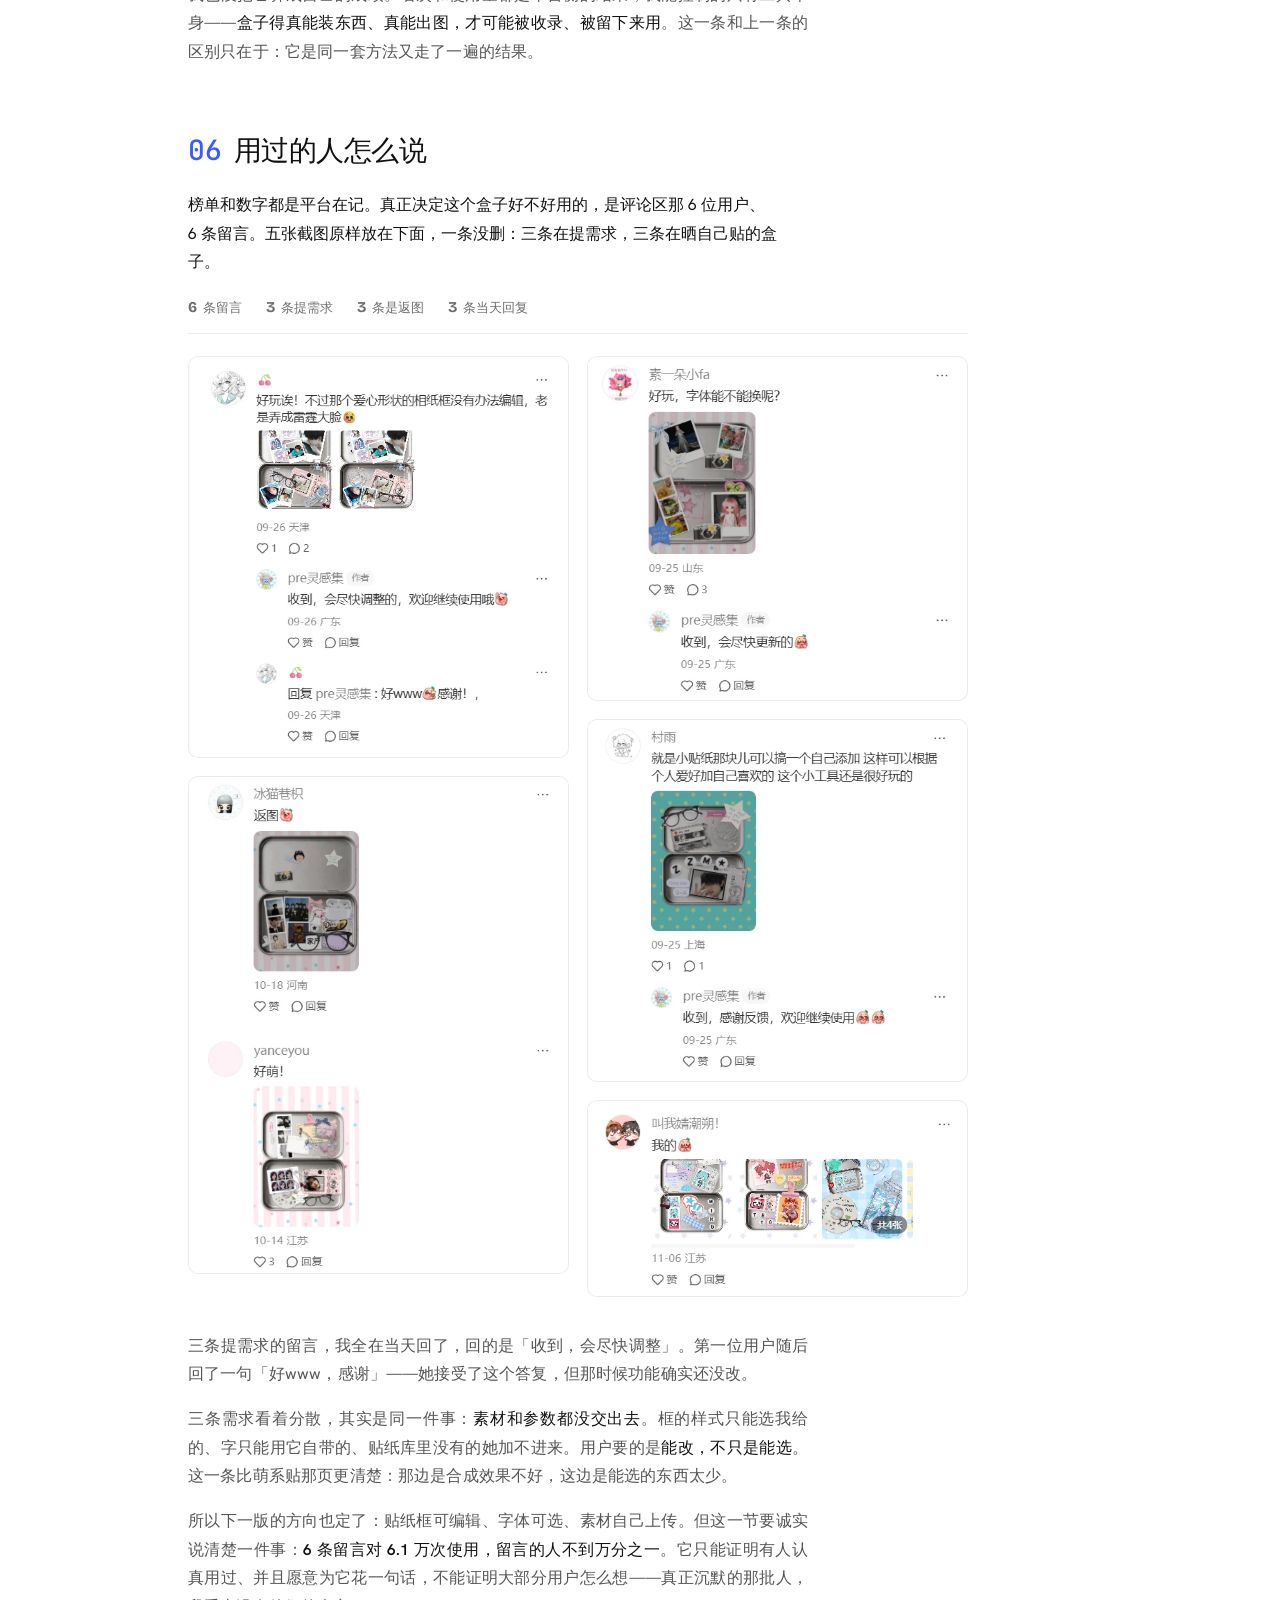
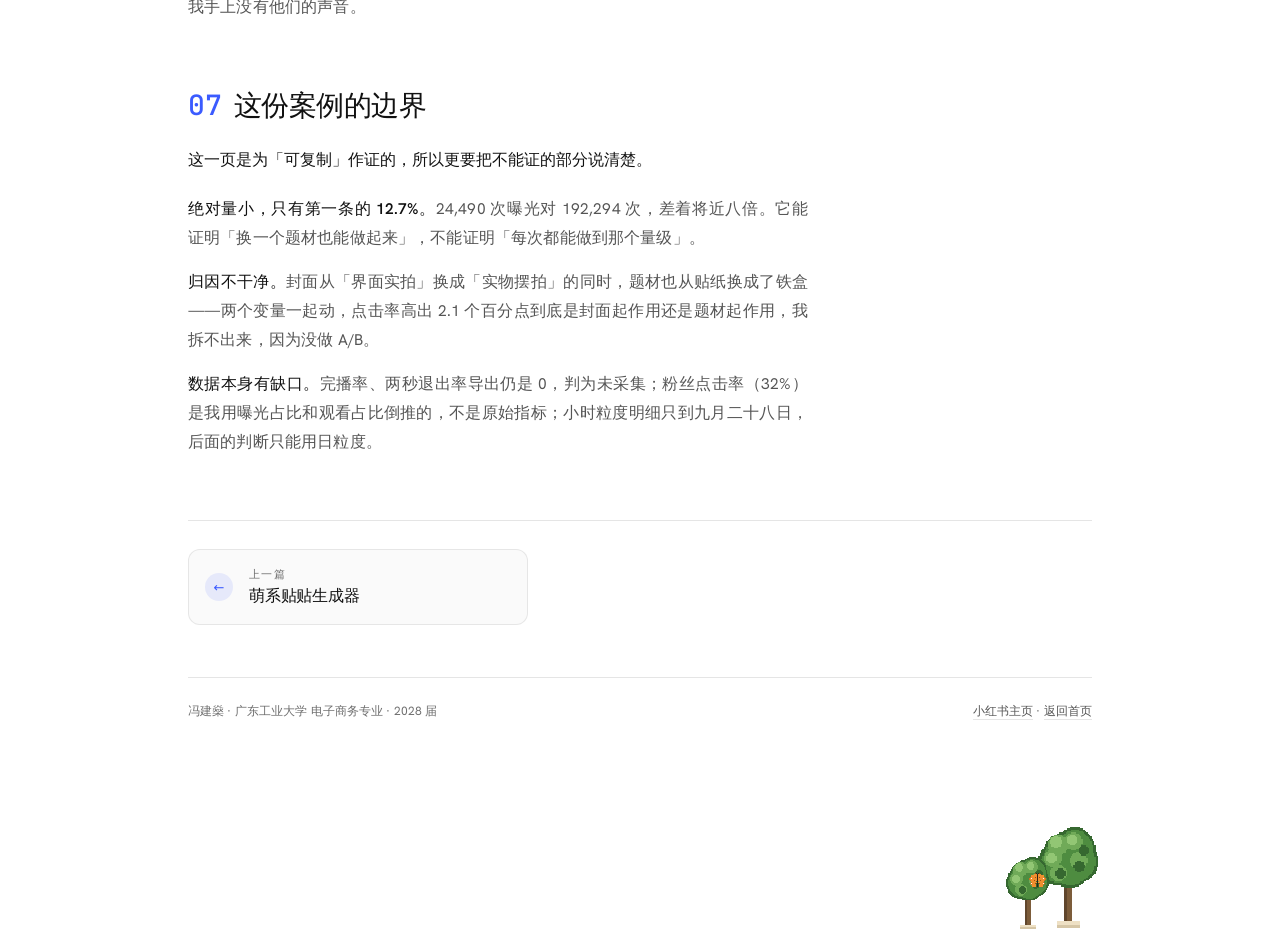
<file: works/tincase.html>
<!doctype html>
<html lang="zh-CN">
<head>
<meta charset="utf-8">
<meta name="viewport" content="width=device-width, initial-scale=1">
<title>铁盒贴 · 作品集案例 · 冯建燊</title>
<meta name="description" content="作品集案例：萌系贴之后的第二个工具，第 12 天发出。曝光 24,490、赞藏 723、封面点击率 15.6%，收藏是点赞的 95%，六万一千人在用——它要回答的是「这套做法能不能再做一次」。">
<meta name="author" content="冯建燊">

<!-- 像素太阳 favicon -->
<link rel="icon" type="image/svg+xml" href="../assets/img/favicon.svg">
<link rel="icon" type="image/png" sizes="32x32" href="../assets/img/favicon.png">
<link rel="stylesheet" href="../assets/css/tokens.css?v=20261115-18">
<link rel="stylesheet" href="../assets/css/base.css?v=20261115-18">
<link rel="stylesheet" href="../assets/css/deco.css?v=20261115-18">
<link rel="stylesheet" href="../assets/css/work.css?v=20261116-23">
<link rel="stylesheet" href="../assets/css/work-v2.css?v=20261116-23">
</head>
<body>
<a class="skip-link" href="#content">跳到主要内容</a>

<button class="theme-toggle" id="theme-toggle" aria-label="切换深色模式" title="切换主题" type="button">
      <svg class="icon-sun" viewBox="0 0 128 128" aria-hidden="true"><path d="M37.41 41.95c-9.71 12.48-9.54 34.65 2.87 45.64c14.09 12.47 33.92 12.34 46.39.87c14.95-13.76 14.09-36.66.87-49.63c-13.29-13.04-37.04-13.72-50.13 3.12z" fill="#fcc11a"/><path d="M53 37.67c-3.84-1.7-8.04 2.93-9.87 6.09c-1.83 3.17-3.53 9.38.37 10.97c3.9 1.58 6.7-1.1 9.51-5.73c2.79-4.63 4.38-9.38-.01-11.33z" fill="#fee269"/><path d="M63 20.27c-.93 1.74-.62 3.08 1.23 3.52c1.85.44 13.36 2.31 14.33 2.37c1.41.09 1.93-.97 1.76-2.2c-.18-1.23-2.99-18.46-3.25-20.04S75.14.76 73.55 2.87S63.7 18.96 63 20.27z" fill="#ffa722"/><path d="M92.8 32.23c-1.81.56-1.76 1.67-.79 3.08c.97 1.41 7.65 11.6 8.26 12.31c.62.7 1.67.88 2.55-.18c.88-1.05 11.86-16.45 12.66-17.41c1.32-1.58.53-3.25-1.49-2.73c-1.54.41-20.05 4.58-21.19 4.93z" fill="#ffa722"/><path d="M106.6 61.86c-1.3-.74-2.99-.53-3.43 1.14c-.44 1.67-2.37 13.8-2.55 14.86s.62 2.11 1.93 1.85s19.45-2.95 20.66-3.25c2.11-.53 2.81-2.64.62-4.22c-1.42-1.03-16-9.68-17.23-10.38z" fill="#ffa722"/><path d="M92.09 90.6c1.4-.75 2.64-.18 2.99 1.41c.35 1.58 4.22 17.76 4.84 20.75c.31 1.5-1.41 2.73-2.81 1.85c-1.41-.88-16.69-11.53-17.67-12.4c-1.41-1.23-.43-2.51.26-3.16c1.4-1.33 11.07-7.74 12.39-8.45z" fill="#ffa722"/><path d="M49.54 99.48c-1.77-.17-2.29 1.41-2.02 2.81c.26 1.41 2.9 19.24 3.08 20.57c.26 1.93 2.29 2.73 3.6.79s10.35-16.4 11.08-17.76c1.32-2.46.35-2.99-.97-3.6c-1.31-.61-12.92-2.63-14.77-2.81z" fill="#ffa722"/><path d="M24.23 79c1.23-2.02 2.81-1.49 3.96.44c.78 1.32 7.38 10.2 8 11.16c.62.97.88 2.81-1.05 3.25c-1.95.45-17.68 4.58-20.14 5.02c-2.46.44-3.87-1.49-2.29-3.6c.92-1.24 10.82-15.12 11.52-16.27z" fill="#ffa722"/><path d="M20.89 63.7c2.25 1 3.31.64 3.78-.97c.62-2.11 2.46-11.78 2.55-13.98c.06-1.43-.53-2.81-2.73-2.46S6.47 48.85 4.45 49.55c-2.35.82-2.18 3.4-.62 4.22c1.85.97 15.47 9.23 17.06 9.93z" fill="#ffa722"/><path d="M48.23 26.78c1.27-1.01.88-2.46-.26-3.25c-1.14-.79-15.26-11-17.05-12.4c-1.58-1.23-3.52-.79-2.99 2.02c.38 2.02 4.88 19.7 5.19 20.92c.35 1.41 1.41 2.11 2.64 1.23c1.21-.87 11.15-7.46 12.47-8.52z" fill="#ffa722"/></svg>
      <svg class="icon-moon" viewBox="0 0 200 200" fill-rule="evenodd" clip-rule="evenodd" aria-hidden="true"><circle cx="100" cy="100" r="94.147" fill="#e4e2dc"/><clipPath id="tm-moon-clip"><circle cx="100" cy="100" r="94.147"/></clipPath><g clip-path="url(#tm-moon-clip)"><path d="M173.111-46.282l59.723 39.66 25.005 67.189-19.264 69.056-56.174 44.544-71.628 3.018-59.723-39.66-25.005-67.189L45.308 1.28l56.174-44.544 71.629-3.018z" fill="#f6f4ef"/></g><path d="M158.551 135.006l-4.072 2.503 6.822 5.83 1.8-4.404-4.55-3.929zM116.907 69.037l-6.653 4.089 11.145 9.525 2.941-7.195-7.433-6.419zM67.138 119.523l-4.542 2.791 7.61 6.503 2.007-4.912-5.075-4.382zM80.286 37.068l4.825-3.028-8.193-6.873-2.097 5.268 5.465 4.633zM143.466 148.273l5.198-3.261-8.826-7.403-2.259 5.674 5.887 4.99z" fill="#e4e2dc" fill-rule="nonzero"/><path d="M163.108 73.155l2.628 13.525-12.051 6.679-10.076-9.398 5.824-12.486 13.675 1.68zM83.672 53.684l-7.194 20.408-21.332-.919-5.99-20.976 17.63-12.045 16.886 13.532zM91.359 125.589l-5.626-25.934 22.927-13.364 19.794 17.674-10.692 24.288-26.403-2.664zM35.02 112.946l-3.955-14.875 12.902-8.012 11.929 9.923-5.53 14.145-15.346-1.181zM104.602 180.886l-15.004-13.214 8.155-17.962 20.044 2.111 4.233 19.268-17.428 9.797z" fill="#e4e2dc"/></svg>
    </button>

<!-- 像素云（原站 PNG 贴图 + 滚动视差，见 deco.css / site.js） -->
<div class="deco cloud-1" aria-hidden="true"></div>
<div class="deco cloud-2" aria-hidden="true"></div>

<!-- 左下角像素小鸟（滑翔 + 落地星星，见 deco.css / site.js） -->
<div class="bird" id="bird" aria-hidden="true">
  <div class="bird-lift">
    <span class="bird-stars"><span class="star star-1"></span><span class="star star-2"></span><span class="star star-3"></span></span>
    <svg data-art="bird"></svg>
  </div>
</div>
<div class="page-shell">
  <main id="content" class="work-page">

    <!-- ① 顶部条：返回 + 面包屑 + 原文入口 -->
    <div class="work-top">
      <a class="back-link" href="../index.html"><span class="back-link__arrow">&larr;</span> 返回全部作品</a>
      <div class="work-top__actions">
        <p class="breadcrumb">作品 / 工具产品 / <span>铁盒贴</span></p>
        <a class="btn-origin" href="https://www.xiaohongshu.com/discovery/item/6ab645bc0000000018014cdb?source=webshare&amp;xhsshare=pc_web&amp;xsec_token=AB1KsJfxmLrztoQLXADCVJXShiLgW3GZiMDrG5RU-3_D8=&amp;xsec_source=pc_share" target="_blank" rel="noopener noreferrer">
          小红书原文
          <svg width="9" height="9" viewBox="0 0 10 10" aria-hidden="true"><path d="M2 8L8 2M8 2H3.6M8 2v4.4" fill="none" stroke="currentColor" stroke-width="1.4" stroke-linecap="round" stroke-linejoin="round"/></svg>
        </a>
      </div>
    </div>

    <!-- ② 首屏：标题 + 关键数字 + 封面 -->
    <div class="work-hero--split">
      <header class="work-hero">
        <span class="work-kicker">作品集案例 · 同系列第二个</span>
        <h1 class="work-title">铁盒贴</h1>
        <p class="work-tagline">第二个工具：<strong>背景、照片、字母贴各一排，拖进一个打开的铁盒，盒盖放什么、盒身放什么自己定</strong>，拼好就能导出——不用真买铁盒、不用摆拍。第 12 天发出，曝光 24,490、赞藏 723，封面点击率 15.6% 反超第一条，6.1 万次使用、是观看量的 15.5 倍。</p>

        <div class="work-kpis">
          <div class="work-kpi work-kpi--hero"><b>6.1 万</b><span>工具使用量</span></div>
          <div class="work-kpi"><b>24,490</b><span>曝光</span></div>
          <div class="work-kpi"><b>15.6%</b><span>封面点击率</span></div>
        </div>
      </header>

      <figure class="work-cover">
        <span class="work-cover__frame">
          <img src="../assets/img/shots/tincase-cover.jpg" alt="这条笔记的封面：左侧是「小红书工具」「电子铁盒贴贴」大字，右侧摆着两只打开的铁皮盒、一台小相机和一颗蓝星星，下面还有「Let yourself bloom」星星和「I love you!」对话气泡" loading="eager" decoding="async">
        </span>
      </figure>
    </div>

    <!-- ③ 30 秒摘要 -->
    <div class="work-tldr">
      <div class="work-tldr__cell">
        <span class="work-tldr__label">这道题</span>
        <p class="work-tldr__text">第一条（萌系贴）是单点爆发，我自己在那页写了「不能证明可复制」。<strong>要证明这套做法成立，就得再做一次</strong>——而且不能是同一套的换皮。</p>
      </div>
      <div class="work-tldr__cell">
        <span class="work-tldr__label">我的解法</span>
        <p class="work-tldr__text">换个动作再打一次：从「往平面上贴」换成「往盒子里放」。工具里背景、照片、字母各一排，拖进盒、缩到合适就能导出。<strong>铁盒天生两个格子</strong>，用户只需决定这个盒子里放什么。</p>
      </div>
      <div class="work-tldr__cell">
        <span class="work-tldr__label">它证明了什么</span>
        <p class="work-tldr__text">十二天做出第二条，封面点击率反超第一条，收藏是点赞的 95%。<strong>这套「找成本 → 做成工具 → 用内容推出去」的流程可以再走一遍。</strong></p>
      </div>
    </div>

    <!-- ④ 元信息条 -->
    <div class="work-meta">
      <div class="meta-item"><span class="meta-label">时间</span><span class="meta-value">2026 年 9 月</span></div>
      <div class="meta-item"><span class="meta-label">角色</span><span class="meta-value">设计、开发、运营</span></div>
      <div class="meta-item"><span class="meta-label">技术</span><span class="meta-value">原生 JS + Canvas</span></div>
    </div>

    <!-- ⑤ 01 这道题是什么 -->
    <section class="work-section">
      <h2 class="work-section-title"><span class="idx">01</span>这道题是什么</h2>
      <p class="work-lede">萌系贴那条跑起来之后，我在它的详情页里写了一句自我批评：只有一个案例，不能证明可复制。这一页就是补那道题。</p>
      <div class="work-body">
        <p>所以这次要回答的不是「我能不能做出一个好工具」，而是「同一套做法，换一个题材，还能不能跑起来」。前者可能是一次运气，后者才能拿来做判断——所以这一页只回答后一个问题。</p>
        <p>题材我没有沿用贴纸。贴纸的动作是「往平面上贴」，第二个工具如果还是贴，用户会觉得这是同一个东西的换皮。我换成了「往盒子里放」：一个打开的铁皮盒，上下两格，用户把自己的照片、字母贴、贴纸放进去，做成一张「我把喜欢的东西都收进来了」的图。</p>
        <p>这个形式在小红书上本来就有人做，但都是实拍实物盒——想把自己的照片塞进去，只能靠摆拍加 P 图。工具把这件事拆成四类素材：<strong>铁盒形状、背景、照片、字母</strong>，用户不用想构图，只要决定这个盒子里放什么。</p>
        <p>边界也写在这里：盒子里只能放平面素材，实物那种厚度和反光给不了；铁盒只有开、合两种状态，装不下第三个格子。它能替掉的是「凑不齐实物也要发一条」的处境，替不掉实拍本身。</p>
      </div>
    </section>

    <!-- ⑥ 02 三个判断 -->
    <section class="work-section">
      <h2 class="work-section-title"><span class="idx">02</span>我怎么解的：三个判断</h2>
      <div class="work-decisions">
        <article class="work-decision">
          <span class="work-decision__idx">01</span>
          <div>
            <h3 class="work-decision__title">封面用实物，不用界面截图</h3>
            <p class="work-decision__body">第一条的封面，右半边是工具界面实拍。这一次我把整个封面交给实物：两只真的铁皮盒、一台真相机、一颗真的星星，没有一个像素来自界面。理由是这类内容的吸引力不在「怎么用」，在「我也想有一个这样的盒子」——<b>实物让人想拥有，截图只让人知道有这么个东西</b>。</p>
          </div>
          <p class="work-decision__result"><b>结果</b><em>15.6%</em>封面点击率，比第一条高 2.1 个点</p>
        </article>

        <article class="work-decision">
          <span class="work-decision__idx">02</span>
          <div>
            <h3 class="work-decision__title">换的是容器，不是皮肤</h3>
            <p class="work-decision__body">做第二个工具最省力的办法，是沿用第一个的交互、只换一套素材包。我反过来了：交互结构重写，最先定的东西是那个盒子。因为铁盒天生是两个格子（盖和身），构图不是「居中摆一个主体」，而是<b>上下两块各放什么</b>——用户换的不是滤镜，是这个盒子属不属于自己。</p>
          </div>
          <p class="work-decision__result"><b>结果</b><em>4 类</em>素材，上下两层任意组合</p>
        </article>

        <article class="work-decision">
          <span class="work-decision__idx">03</span>
          <div>
            <h3 class="work-decision__title">字母贴：把「自己的名字」放进去</h3>
            <p class="work-decision__body">字母那一排看起来最不起眼，但它是唯一能让成品变成「我的」的素材。效果图里那个 ZZM★ 就是拼出来的名字。这条也是它能被收藏的原因——不是「好看，存着看」，是<b>「好看，我也想做一张」</b>。</p>
          </div>
          <p class="work-decision__result"><b>结果</b><em>353</em>收藏，是点赞的 95%</p>
        </article>
      </div>
    </section>

    <!-- ⑦ 03 界面与效果 -->
    <section class="work-section">
      <h2 class="work-section-title"><span class="idx">03</span>界面与效果</h2>
      <p class="work-lede">这一版把操作压在一屏里：素材拖进盒子、拖着缩放，动作按钮就在旁边；没有图层列表，也不用记快捷键。存档能把一版草稿留住，下次接着摆。</p>
      <div class="work-shots work-shots--pair" style="--pair-cols: minmax(0, 0.634fr) minmax(0, 1fr)">
        <figure class="work-shot"><img src="../assets/img/shots/tincase-ui.jpg" alt="工具主界面：上方是粉色画布和大小滑杆，中间一排「铁盒形状 / 清空 / 存档 / 撤销 / 重做 / 缩放」，下面是背景、照片、字母三排素材" loading="lazy"><figcaption>主界面：上面是画布和大小滑杆，中间一排是动作（铁盒形状、清空、存档、撤销、重做、缩放），下面是背景 / 照片 / 字母三排素材。</figcaption></figure>
        <figure class="work-shot"><img src="../assets/img/shots/tincase-export.jpg" alt="导出成品：青绿星星底上放着一个打开的铁盒，盒盖里有眼镜、磁带、耳机和便签，盒身里有字母贴和一台相机" loading="lazy"><figcaption>导出成品：盒盖放「收藏」，盒身放「自己」。青绿星星底是背景素材，铁盒之外的东西全是用户拖进去的。</figcaption></figure>
      </div>
    </section>

    <!-- ⑧ 04 数据佐证（数据看板） -->
    <section class="work-section">
      <h2 class="work-section-title"><span class="idx">04</span>数据佐证</h2>
      <p class="work-lede">这份看板和萌系贴那页一样，是小红书创作中心导出的两份明细合起来做的：一份流量表（曝光、观看、点击率、时长、涨粉），一份互动表（点赞、评论、收藏、分享）。两边字段不重叠，拼起来才是一条完整的笔记。</p>

      <div class="dash">
        <div class="dash-kpis">
          <div class="dash-kpi dash-kpi--lead"><b>24,490</b><span>曝光 · 全周期累计</span></div>
          <div class="dash-kpi"><b>3,941</b><span>观看 · 点进来的</span></div>
          <div class="dash-kpi"><b>15.6%</b><span>封面点击率</span></div>
          <div class="dash-kpi"><b>723</b><span>赞藏（370 赞 + 353 藏）</span></div>
          <div class="dash-kpi"><b>38</b><span>涨粉</span></div>
          <div class="dash-kpi"><b>8.6s</b><span>人均观看时长</span></div>
        </div>

        <!-- 图 1：15 天曝光 × 观看 -->
        <div class="chart-card">
          <div class="chart-head">
            <div class="chart-head__text">
              <h3 class="chart-title">发布后 15 天：两个峰</h3>
              <p class="chart-sub">第 2 天到顶（1,831），第 6 天掉到 314。国庆假期（第 7 天）起了第二波。<b>这条不是一路上涨，是「先被推一次，掉下来，再被找一次」</b>。</p>
            </div>
            <div class="seg" role="group" aria-label="纵轴刻度">
              <button type="button" id="seg-linear" aria-pressed="true">线性</button>
              <button type="button" id="seg-log" aria-pressed="false">对数</button>
            </div>
          </div>
          <div class="chart" id="chart-trend" role="img" aria-label="15 天曝光与观看趋势图"></div>
          <div class="legend" style="padding: 2px 0 8px;">
            <span><i style="background: var(--bar);"></i>曝光（左轴）</span>
            <span><i style="background: var(--accent);"></i>观看（右轴）</span>
            <span>底纹分段＝四个阶段</span>
          </div>
        </div>

        <!-- 图 2：封面点击率 -->
        <div class="chart-card">
          <div class="chart-head">
            <div class="chart-head__text">
              <h3 class="chart-title">封面点击率：两波流量的质量不一样</h3>
              <p class="chart-sub">第一波高峰时点击率反而最低（11–12%），第二波最高（18–19%）。<b>被系统推出去的人，和主动找来的人，点击意愿差一截</b>。</p>
            </div>
          </div>
          <div class="chart" id="chart-ctr" role="img" aria-label="每日封面点击率折线图"></div>
          <div class="legend" style="padding: 2px 0 8px;">
            <span><i style="background: var(--accent);"></i>当日点击率</span>
            <span><i style="background: var(--s3);"></i>全周期均值 15.6%</span>
          </div>
        </div>

        <!-- 图 3：每日互动结构 -->
        <div class="chart-card">
          <div class="chart-head">
            <div class="chart-head__text">
              <h3 class="chart-title">每日互动：后三天收藏反超点赞</h3>
              <p class="chart-sub">两根柱子几乎等高，十月六日到八日收藏甚至比点赞多。这是「我要自己做一张」的形状，不是「这个好看」的形状。</p>
            </div>
          </div>
          <div class="chart" id="chart-engage" role="img" aria-label="每日点赞收藏评论分享堆叠柱状图"></div>
          <div class="legend" style="padding: 2px 0 8px;">
            <span><i style="background: var(--accent);"></i>点赞</span>
            <span><i style="background: var(--s2);"></i>收藏</span>
            <span><i style="background: var(--s3);"></i>评论</span>
            <span><i style="background: var(--s4);"></i>分享</span>
          </div>
        </div>

        <!-- 漏斗 -->
        <div class="chart-card">
          <div class="chart-head">
            <div class="chart-head__text">
              <h3 class="chart-title">从曝光到涨粉，每一层漏掉多少</h3>
              <p class="chart-sub">15.6% 的人点进来；进来的人里 <b>21.7% 会点赞或收藏</b>；每 1,000 次观看换来 9.6 个粉丝，是第一条的两倍。</p>
            </div>
          </div>
          <div class="funnel">
            <div class="funnel-row">
              <span class="funnel-name">曝光<em>被推荐出去</em></span>
              <span class="funnel-track"><span class="funnel-bar" style="width: 100%;"></span></span>
              <span class="funnel-val">24,490</span>
            </div>
            <div class="funnel-row">
              <span class="funnel-name">观看<em>点进来了</em></span>
              <span class="funnel-track"><span class="funnel-bar" style="width: 82%;"></span></span>
              <span class="funnel-val">3,941<em>曝光的 15.6%</em></span>
            </div>
            <div class="funnel-row">
              <span class="funnel-name">互动<em>赞藏评享</em></span>
              <span class="funnel-track"><span class="funnel-bar" style="width: 67%;"></span></span>
              <span class="funnel-val">854<em>观看的 21.7%</em></span>
            </div>
            <div class="funnel-row">
              <span class="funnel-name">涨粉<em>留下来</em></span>
              <span class="funnel-track"><span class="funnel-bar" style="width: 36%;"></span></span>
              <span class="funnel-val">38<em>观看的 0.96%</em></span>
            </div>
          </div>
          <p class="chart-sub" style="padding-bottom: 8px;">条形长度按对数缩放，只为让末端看得见；右侧百分比是真实转化率。</p>
        </div>

        <!-- 四阶段 -->
        <h3 class="dash-block-title">15 天里的四个阶段 · 占比按这 15 天合计</h3>
        <div class="phase-grid">
          <div class="phase">
            <span class="phase__t">D1–D3</span>
            <p class="phase__n">发布即峰 <span>· 3 天</span></p>
            <p class="phase__v">4,624<i>37.6%</i></p>
            <p class="phase__d">曝光集中在头三天，第二天单日最高 1,831。</p>
          </div>
          <div class="phase">
            <span class="phase__t">D4–D6</span>
            <p class="phase__n">回落 <span>· 3 天</span></p>
            <p class="phase__v">1,360<i>11.1%</i></p>
            <p class="phase__d">第 6 天掉到 314。这个阶段最容易误判成「不行了」。</p>
          </div>
          <div class="phase">
            <span class="phase__t">D7–D10</span>
            <p class="phase__n">第二波 <span>· 4 天</span></p>
            <p class="phase__v">3,472<i>28.2%</i></p>
            <p class="phase__d">国庆假期，点击率同时冲到 18–19%，两条线一起出现第二个峰。</p>
          </div>
          <div class="phase">
            <span class="phase__t">D11–D15</span>
            <p class="phase__n">长尾 <span>· 5 天</span></p>
            <p class="phase__v">2,849<i>23.1%</i></p>
            <p class="phase__d">五天从 895 一路回落到 309，但没归零。</p>
          </div>
        </div>

        <h3 class="dash-block-title">从数据里读出来的四件事</h3>
        <div class="insight-grid">
          <div class="insight">
            <span class="insight__idx">01</span>
            <h3 class="insight__h">收藏是点赞的 <b>95%</b></h3>
            <p class="insight__p">353 收藏对 370 点赞，比第一条的 74% 还高一截；十月六日到八日，收藏甚至连续三天超过点赞。人点赞是「好看」，收藏是「我也想做一张」——这条的工具属性更纯。</p>
          </div>
          <div class="insight">
            <span class="insight__idx">02</span>
            <h3 class="insight__h"><b>97.7%</b> 的曝光来自非粉丝</h3>
            <p class="insight__p">粉丝只占 2.3% 曝光，却贡献 4.6% 观看，倒推粉丝点击率约 32%，是路人（15.7%）的两倍。可惜量太小撑不起数据——这条还是公域跑出来的。</p>
          </div>
          <div class="insight">
            <span class="insight__idx">03</span>
            <h3 class="insight__h">前 15 天只占 <b>50%</b> 曝光</h3>
            <p class="insight__p">15 天 12,305 次曝光，全周期 24,490 次。剩下一半发生在日粒度明细截止之后，靠搜索和收藏夹被二次打开。</p>
          </div>
          <div class="insight">
            <span class="insight__idx">04</span>
            <h3 class="insight__h">每千次观看涨 <b>9.6</b> 个粉</h3>
            <p class="insight__p">第一条是 4.6 个，这条翻了一倍。收藏率高、涨粉率高，其实是同一个信号：看的人不是看个热闹，是想自己也做一张。</p>
          </div>
        </div>

      </div>
    </section>

    <!-- ⑨ 05 平台侧 -->
    <section class="work-section">
      <h2 class="work-section-title"><span class="idx">05</span>平台侧的背书</h2>
      <p class="work-lede">这条没拿到流量激励，但进了小红书「图像类创作小工具」排行榜。榜单截图原样贴在这里。</p>

      <figure class="rank-card">
        <img src="../assets/img/shots/tincase-rank-67.png" alt="小红书「图像类创作小工具」排行榜截图：第 67 名，铁皮盒贴贴 | 把喜欢的都收进盒子里，作者 pre灵感集，右侧显示「6.1 万人使用」" loading="lazy" decoding="async">
        <figcaption><span class="rank-card__tag">排行榜</span>「图像类创作小工具」第 67 名 · <span class="nb">6.1 万人使用</span></figcaption>
      </figure>

      <div class="work-body">
        <p>它和萌系贴那张榜单截图可以对着看：那边第 55 名、十万人在用，这边第 67 名、六万一千人在用。<strong>排名和使用量是同向的</strong>，看起来这个榜就是按使用量排的——如果按笔记的点赞收藏排，这两条的先后会反过来（萌系贴 7,701 赞藏，这条 723）。</p>
        <p>「6.1 万」这个数字比这条笔记自身的量有意义得多。观看只有 3,941，使用量是它的 <strong>15.5 倍</strong>；萌系贴那条是 3.9 倍。倍数更高，说明这条的工具属性更纯：看笔记的人少，但<b>打开工具自己动手的人多</b>。</p>
        <p>我也没把它算成自己的成绩。名次和使用量都是平台侧的结果，我能控制的只有工具本身——<strong>盒子得真能装东西、真能出图，才可能被收录、被留下来用</strong>。这一条和上一条的区别只在于：它是同一套方法又走了一遍的结果。</p>
      </div>
    </section>

    <!-- ⑩ 06 用户侧 -->
    <section class="work-section">
      <h2 class="work-section-title"><span class="idx">06</span>用过的人怎么说</h2>
      <p class="work-lede">榜单和数字都是平台在记。真正决定这个盒子好不好用的，是评论区那 6 位用户、<span class="nb">6 条留言</span>。五张截图原样放在下面，一条没删：三条在提需求，三条在晒自己贴的盒子。</p>

      <p class="voice-stat"><span><b>6</b> 条留言</span><span><b>3</b> 条提需求</span><span><b>3</b> 条是返图</span><span><b>3</b> 条当天回复</span></p>

      <div class="voice-wall">
        <figure class="voice-shot">
          <img src="../assets/img/shots/tin-c01.webp" alt="评论区截图：🍒 说好玩，但爱心形状的贴纸框没法编辑，老是弄成雷霆大脸，配两张自己贴的盒子；作者当天回复「收到，会尽快调整的，欢迎继续使用哦」，她回「好www，感谢」" loading="lazy" decoding="async">
        </figure>
        <figure class="voice-shot">
          <img src="../assets/img/shots/tin-c05.webp" alt="评论区截图：冰猫巷枳 写「返图」配一张盒子照片；yanceyou 写「好萌！」配一张粉色盒子照片，3 个赞" loading="lazy" decoding="async">
        </figure>
        <figure class="voice-shot">
          <img src="../assets/img/shots/tin-c02.webp" alt="评论区截图：素一朵小fa 说好玩，问字体能不能换，配一张自己贴的盒子；作者当天回复「收到，会尽快更新的」" loading="lazy" decoding="async">
        </figure>
        <figure class="voice-shot">
          <img src="../assets/img/shots/tin-c03.webp" alt="评论区截图：村雨 建议小贴纸那块可以自己添加，好按个人爱好加喜欢的素材，并说这个小工具还是很好玩的；作者当天回复收到" loading="lazy" decoding="async">
        </figure>
        <figure class="voice-shot">
          <img src="../assets/img/shots/tin-c04.webp" alt="评论区截图：叫我婧潮朔！ 只写了「我的」两个字，配四张自己贴好的铁盒照片" loading="lazy" decoding="async">
        </figure>
      </div>

      <div class="work-body">
        <p>三条提需求的留言，我全在当天回了，回的是「收到，会尽快调整」。第一位用户随后回了一句「好www，感谢」——她接受了这个答复，但那时候功能确实还没改。</p>
        <p>三条需求看着分散，其实是同一件事：<strong>素材和参数都没交出去</strong>。框的样式只能选我给的、字只能用它自带的、贴纸库里没有的她加不进来。用户要的是<strong>能改，不只是能选</strong>。这一条比萌系贴那页更清楚：那边是合成效果不好，这边是能选的东西太少。</p>
        <p>所以下一版的方向也定了：贴纸框可编辑、字体可选、素材自己上传。但这一节要诚实说清楚一件事：<strong>6 条留言对 6.1 万次使用，留言的人不到万分之一</strong>。它只能证明有人认真用过、并且愿意为它花一句话，不能证明大部分用户怎么想——真正沉默的那批人，我手上没有他们的声音。</p>
      </div>
    </section>

    <!-- ⑪ 07 边界 -->
    <section class="work-section">
      <h2 class="work-section-title"><span class="idx">07</span>这份案例的边界</h2>
      <p class="work-lede">这一页是为「可复制」作证的，所以更要把不能证的部分说清楚。</p>
      <div class="work-body">
        <p><strong>绝对量小，只有第一条的 12.7%。</strong>24,490 次曝光对 192,294 次，差着将近八倍。它能证明「换一个题材也能做起来」，不能证明「每次都能做到那个量级」。</p>
        <p><strong>归因不干净。</strong>封面从「界面实拍」换成「实物摆拍」的同时，题材也从贴纸换成了铁盒——两个变量一起动，点击率高出 2.1 个百分点到底是封面起作用还是题材起作用，我拆不出来，因为没做 A/B。</p>
        <p><strong>数据本身有缺口。</strong>完播率、两秒退出率导出仍是 0，判为未采集；粉丝点击率（32%）是我用曝光占比和观看占比倒推的，不是原始指标；小时粒度明细只到九月二十八日，后面的判断只能用日粒度。</p>
      </div>
    </section>

    <!-- ⑫ 上下站 -->
    <nav class="work-pager">
      <a class="pager-link pager-link--prev" href="cute-face-grid.html">
        <span class="pager-dir">上一篇</span>
        <span class="pager-name">萌系贴贴生成器</span>
      </a>
    </nav>

    <!-- ⑬ 页脚 -->
    <footer class="work-foot">
      <p>冯建燊 · 广东工业大学 电子商务专业 · 2028 届</p>
      <p><a href="https://xhslink.cn/o/8sBwI0HFjC2" target="_blank" rel="noopener noreferrer">小红书主页</a> · <a href="../index.html">返回首页</a></p>
    </footer>

  </main>
</div>


<!-- 页底两棵树（点击摇晃）+ 蝴蝶 -->
<div class="garden" aria-hidden="true">
  <div class="tree tree-1" role="button" tabindex="0" aria-label="摇一摇大树"></div>
<div class="tree tree-2" role="button" tabindex="0" aria-label="摇一摇小树"></div>
        <span class="butterfly"><span class="bf-inner"><span class="bf-layer bf-wl"><svg viewBox="0 0 17 14"><rect x="5" y="1" width="3" height="1" fill="#ef8f2e"/><rect x="3" y="2" width="5" height="1" fill="#ef8f2e"/><rect x="2" y="3" width="6" height="1" fill="#ef8f2e"/><rect x="1" y="4" width="7" height="1" fill="#ef8f2e"/><rect x="1" y="5" width="7" height="1" fill="#ef8f2e"/><rect x="2" y="6" width="6" height="1" fill="#ef8f2e"/><rect x="3" y="7" width="4" height="1" fill="#ef8f2e"/><rect x="3" y="8" width="5" height="1" fill="#ef8f2e"/><rect x="2" y="9" width="5" height="1" fill="#ef8f2e"/><rect x="3" y="10" width="4" height="1" fill="#ef8f2e"/><rect x="4" y="11" width="3" height="1" fill="#ef8f2e"/><rect x="1" y="4" width="1" height="1" fill="#d2701d"/><rect x="1" y="5" width="1" height="1" fill="#d2701d"/><rect x="2" y="3" width="1" height="1" fill="#d2701d"/><rect x="2" y="6" width="1" height="1" fill="#d2701d"/><rect x="2" y="9" width="1" height="1" fill="#d2701d"/><rect x="3" y="8" width="1" height="1" fill="#d2701d"/><rect x="3" y="10" width="1" height="1" fill="#d2701d"/><rect x="6" y="3" width="1" height="1" fill="#9c4f15"/><rect x="6" y="9" width="1" height="1" fill="#9c4f15"/><rect x="5" y="6" width="1" height="1" fill="#9c4f15"/><rect x="3" y="4" width="1" height="1" fill="#fff"/><rect x="3" y="9" width="1" height="1" fill="#fff"/></svg></span><span class="bf-layer bf-wr"><svg viewBox="0 0 17 14"><rect x="9" y="1" width="3" height="1" fill="#ef8f2e"/><rect x="9" y="2" width="5" height="1" fill="#ef8f2e"/><rect x="9" y="3" width="6" height="1" fill="#ef8f2e"/><rect x="9" y="4" width="7" height="1" fill="#ef8f2e"/><rect x="9" y="5" width="7" height="1" fill="#ef8f2e"/><rect x="9" y="6" width="6" height="1" fill="#ef8f2e"/><rect x="10" y="7" width="4" height="1" fill="#ef8f2e"/><rect x="9" y="8" width="5" height="1" fill="#ef8f2e"/><rect x="10" y="9" width="5" height="1" fill="#ef8f2e"/><rect x="10" y="10" width="4" height="1" fill="#ef8f2e"/><rect x="10" y="11" width="3" height="1" fill="#ef8f2e"/><rect x="15" y="4" width="1" height="1" fill="#d2701d"/><rect x="15" y="5" width="1" height="1" fill="#d2701d"/><rect x="14" y="3" width="1" height="1" fill="#d2701d"/><rect x="14" y="6" width="1" height="1" fill="#d2701d"/><rect x="14" y="9" width="1" height="1" fill="#d2701d"/><rect x="13" y="8" width="1" height="1" fill="#d2701d"/><rect x="13" y="10" width="1" height="1" fill="#d2701d"/><rect x="10" y="3" width="1" height="1" fill="#9c4f15"/><rect x="10" y="9" width="1" height="1" fill="#9c4f15"/><rect x="11" y="6" width="1" height="1" fill="#9c4f15"/><rect x="13" y="4" width="1" height="1" fill="#fff"/><rect x="13" y="9" width="1" height="1" fill="#fff"/></svg></span><span class="bf-layer bf-body"><svg viewBox="0 0 17 14"><rect x="8" y="2" width="1" height="10" fill="#2e2418"/><rect x="8" y="1" width="1" height="1" fill="#2e2418"/><rect x="7" y="0" width="1" height="1" fill="#2e2418"/><rect x="9" y="0" width="1" height="1" fill="#2e2418"/><rect x="6" y="0" width="1" height="1" fill="#9c4f15"/><rect x="10" y="0" width="1" height="1" fill="#9c4f15"/></svg></span></span></span>
    </div><script src="../assets/js/site.js?v=20261115-75"></script>
<script>
/* =====================================================================
   数据看板：用小红书导出的真实明细画图（原生 SVG，无第三方库）
   ===================================================================== */
(function () {
  "use strict";

  var D = {
    label: ["09-25","09-26","09-27","09-28","09-29","09-30","10-01","10-02",
            "10-03","10-04","10-05","10-06","10-07","10-08","10-09"],
    exp:   [1519, 1831, 1274, 601, 445, 314, 708, 971, 902, 891, 895, 786, 575, 284, 309],
    view:  [265, 323, 188, 78, 52, 44, 134, 199, 154, 144, 131, 107, 95, 38, 51],
    ctr:   [17, 17, 14, 12, 11, 13, 18, 19, 16, 15, 14, 13, 16, 13, 15],
    like:  [46, 48, 21, 9, 3, 2, 18, 24, 15, 17, 13, 7, 7, 5, 5],
    col:   [33, 47, 26, 9, 4, 2, 14, 27, 8, 9, 6, 9, 10, 6, 3],
    cmt:   [6, 4, 4, 0, 0, 0, 2, 0, 2, 2, 2, 0, 0, 0, 0],
    shr:   [0, 9, 8, 1, 1, 0, 4, 1, 2, 1, 1, 4, 0, 1, 1]
  };
  var PHASE = [
    { i: 0, n: 3, name: "发布即峰" },
    { i: 3, n: 3, name: "回落" },
    { i: 6, n: 4, name: "第二波" },
    { i: 10, n: 5, name: "长尾" }
  ];
  var MEAN_CTR = 15.6;

  var P = {};
  var dashEl = document.querySelector(".dash");
  if (!dashEl) return;

  function cssVar(name) {
    return getComputedStyle(dashEl).getPropertyValue(name).trim();
  }
  function readPalette() {
    P = {
      ink3: cssVar("--grey3"),
      line: cssVar("--border"),
      accent: cssVar("--accent"),
      bar: cssVar("--bar"),
      s2: cssVar("--s2"),
      s3: cssVar("--s3"),
      s4: cssVar("--s4"),
      surface: cssVar("--chat-surface")
    };
  }
  function nf(n) { return n.toLocaleString("en-US"); }
  function shortNum(v) {
    if (v >= 10000) {
      var w = v / 10000;
      return (w % 1 === 0 ? w : w.toFixed(1)) + "万";
    }
    return nf(v);
  }
  function tag(name, attrs, inner) {
    var s = "<" + name;
    for (var k in attrs) {
      if (attrs[k] === undefined || attrs[k] === null) continue;
      s += " " + k + '="' + attrs[k] + '"';
    }
    if (inner === undefined) return s + "/>";
    return s + ">" + inner + "</" + name + ">";
  }
  function niceScale(max, steps) {
    steps = steps || 4;
    var raw = max / steps;
    var p = Math.pow(10, Math.floor(Math.log10(raw)));
    var f = raw / p;
    var m = f <= 1 ? 1 : f <= 2 ? 2 : f <= 2.5 ? 2.5 : f <= 5 ? 5 : 10;
    var step = m * p;
    var count = Math.ceil(max / step);
    if (count > 6) { step *= 2; count = Math.ceil(max / step); }
    var ticks = [];
    for (var i = 0; i <= count; i++) ticks.push(step * i);
    return { step: step, max: step * count, ticks: ticks };
  }
  function bindHits(host, render) {
    var tip = host.querySelector(".chart-tip");
    if (!tip) {
      tip = document.createElement("div");
      tip.className = "chart-tip";
      host.appendChild(tip);
    }
    host.addEventListener("pointermove", function (e) {
      var r = host.getBoundingClientRect();
      tip.style.left = (e.clientX - r.left) + "px";
      tip.style.top = (e.clientY - r.top - 10) + "px";
    });
    host.querySelectorAll("[data-hit]").forEach(function (node) {
      node.addEventListener("pointerenter", function () {
        tip.innerHTML = render(+node.getAttribute("data-hit"));
        tip.classList.add("is-on");
      });
      node.addEventListener("pointerleave", function () {
        tip.classList.remove("is-on");
      });
    });
  }
  function xAxis(parts, M, iw, n, all) {
    var slot = iw / n;
    var every = all ? 1 : 2;
    for (var i = 0; i < n; i++) {
      if (i % every !== 0 && i !== n - 1) continue;
      parts.push(tag("text", {
        x: M.l + slot * (i + 0.5), y: M.t + M.h + 16,
        "text-anchor": "middle", "font-size": all ? 10 : 9.5, fill: P.ink3
      }, D.label[i]));
    }
  }

  /* ---------- 图 1：曝光 × 观看 ---------- */
  var trendLog = false;
  function renderTrend() {
    var host = document.getElementById("chart-trend");
    if (!host) return;
    var W = host.clientWidth, H = host.clientHeight;
    if (!W || !H) return;
    var narrow = W < 620;
    var M = { l: narrow ? 40 : 54, r: narrow ? 40 : 58, t: 30, b: 28 };
    M.w = W - M.l - M.r;
    M.h = H - M.t - M.b;
    var iw = M.w, ih = M.h, n = D.exp.length, slot = iw / n;
    var parts = [];

    PHASE.forEach(function (ph, idx) {
      var x = M.l + slot * ph.i;
      var w = slot * ph.n;
      parts.push(tag("rect", {
        x: x, y: M.t - 8, width: w, height: ih + 8,
        fill: P.accent, "fill-opacity": idx % 2 === 0 ? 0.035 : 0.012
      }));
      if (!narrow) {
        parts.push(tag("text", {
          x: x + w / 2, y: M.t - 13, "text-anchor": "middle",
          "font-size": 9.5, fill: P.ink3, "letter-spacing": "0.06em"
        }, ph.name));
      }
    });

    var maxE = Math.max.apply(null, D.exp);
    var maxV = Math.max.apply(null, D.view);
    var scE = niceScale(maxE), scV = niceScale(maxV * 1.12);
    var yE, yV, ticksL, ticksR;

    if (trendLog) {
      var all = D.exp.concat(D.view);
      var lo = Math.floor(Math.log10(Math.min.apply(null, all)));
      var hi = Math.ceil(Math.log10(Math.max.apply(null, all)));
      if (hi - lo > 2.6) hi = lo + 2.6;
      yE = function (v) {
        return M.t + ih * (1 - (Math.log10(Math.max(v, 1)) - lo) / (hi - lo));
      };
      yV = yE;
      ticksL = [];
      for (var d = lo; d <= Math.floor(hi); d++) ticksL.push(Math.pow(10, d));
      ticksR = [];
    } else {
      yE = function (v) { return M.t + ih * (1 - v / scE.max); };
      yV = function (v) { return M.t + ih * (1 - v / scV.max); };
      ticksL = scE.ticks;
      ticksR = scV.ticks;
    }

    ticksL.forEach(function (t) {
      var y = yE(t);
      parts.push(tag("line", { x1: M.l, y1: y, x2: M.l + iw, y2: y, stroke: P.line, "stroke-width": 1 }));
      parts.push(tag("text", {
        x: M.l - 8, y: y + 3.5, "text-anchor": "end", "font-size": 10, fill: P.ink3
      }, shortNum(t)));
    });
    if (ticksR.length) {
      ticksR.forEach(function (t) {
        var y = yV(t);
        parts.push(tag("text", {
          x: M.l + iw + 9, y: y + 3.5, "text-anchor": "start", "font-size": 10, fill: P.accent
        }, shortNum(t)));
      });
    }
    parts.push(tag("text", { x: M.l - 8, y: M.t - 13, "text-anchor": "end", "font-size": 9.5, fill: P.ink3 }, "曝光"));
    if (!trendLog) {
      parts.push(tag("text", { x: M.l + iw + 9, y: M.t - 13, "text-anchor": "start", "font-size": 9.5, fill: P.accent }, "观看"));
    }

    for (var i = 0; i < n; i++) {
      var bx = M.l + slot * i + slot * 0.2;
      var bw = slot * 0.6;
      var by = yE(D.exp[i]);
      var h = M.t + ih - by;
      if (h < 1) h = 1;
      parts.push(tag("rect", { x: bx, y: by, width: bw, height: h, fill: P.bar }));
    }

    var pts = D.view.map(function (v, k) {
      return (M.l + slot * (k + 0.5)) + "," + yV(v);
    }).join(" ");
    parts.push(tag("polyline", {
      points: pts, fill: "none", stroke: P.accent, "stroke-width": 1.9,
      "stroke-linejoin": "round", "stroke-linecap": "round"
    }));
    D.view.forEach(function (v, k) {
      parts.push(tag("circle", {
        cx: M.l + slot * (k + 0.5), cy: yV(v), r: 2.7,
        fill: P.surface, stroke: P.accent, "stroke-width": 1.5
      }));
    });

    xAxis(parts, M, iw, n, !narrow);

    for (var j = 0; j < n; j++) {
      parts.push(tag("rect", {
        x: M.l + slot * j, y: M.t, width: slot, height: ih,
        fill: "transparent", "data-hit": j, style: "cursor:crosshair"
      }));
    }

    host.innerHTML = '<svg viewBox="0 0 ' + W + " " + H + '" aria-hidden="true">' + parts.join("") + "</svg>";
    bindHits(host, function (k) {
      return "<b>2026-" + D.label[k] + "</b>" +
        "<kbd>曝光</kbd> <u>" + nf(D.exp[k]) + "</u><br>" +
        "<kbd>观看</kbd> <u>" + nf(D.view[k]) + "</u><br>" +
        "<kbd>点击率</kbd> <u>" + D.ctr[k] + "%</u>";
    });
  }

  /* ---------- 图 2：封面点击率 ---------- */
  function renderCtr() {
    var host = document.getElementById("chart-ctr");
    if (!host) return;
    var W = host.clientWidth, H = host.clientHeight;
    if (!W || !H) return;
    var narrow = W < 620;
    var M = { l: narrow ? 36 : 44, r: 16, t: 20, b: 28 };
    M.w = W - M.l - M.r;
    M.h = H - M.t - M.b;
    var iw = M.w, ih = M.h, n = D.ctr.length, slot = iw / n;
    var sc = niceScale(24, 5);
    var y = function (v) { return M.t + ih * (1 - v / sc.max); };
    var parts = [];

    sc.ticks.forEach(function (t) {
      var yy = y(t);
      parts.push(tag("line", { x1: M.l, y1: yy, x2: M.l + iw, y2: yy, stroke: P.line, "stroke-width": 1 }));
      parts.push(tag("text", { x: M.l - 8, y: yy + 3.5, "text-anchor": "end", "font-size": 10, fill: P.ink3 }, t + "%"));
    });

    var x0 = M.l + slot * 0.5, xN = M.l + slot * (n - 0.5);
    var area = "M" + x0 + "," + (M.t + ih) + " " +
      D.ctr.map(function (v, k) { return "L" + (M.l + slot * (k + 0.5)) + "," + y(v); }).join(" ") +
      " L" + xN + "," + (M.t + ih) + " Z";
    parts.push(tag("path", { d: area, fill: P.accent, "fill-opacity": 0.09 }));

    var line = D.ctr.map(function (v, k) { return (M.l + slot * (k + 0.5)) + "," + y(v); }).join(" ");
    parts.push(tag("polyline", {
      points: line, fill: "none", stroke: P.accent, "stroke-width": 1.9,
      "stroke-linejoin": "round", "stroke-linecap": "round"
    }));
    D.ctr.forEach(function (v, k) {
      parts.push(tag("circle", {
        cx: M.l + slot * (k + 0.5), cy: y(v), r: 2.7,
        fill: P.surface, stroke: P.accent, "stroke-width": 1.5
      }));
    });

    var av = y(MEAN_CTR);
    parts.push(tag("line", {
      x1: M.l, y1: av, x2: M.l + iw, y2: av,
      stroke: P.s3, "stroke-width": 1, "stroke-dasharray": "4 4"
    }));
    parts.push(tag("text", {
      x: M.l + iw, y: M.t + 9, "text-anchor": "end", "font-size": 9.5, fill: P.ink3
    }, "全周期均值 15.6%"));

    xAxis(parts, M, iw, n, !narrow);

    for (var j = 0; j < n; j++) {
      parts.push(tag("rect", {
        x: M.l + slot * j, y: M.t, width: slot, height: ih,
        fill: "transparent", "data-hit": j, style: "cursor:crosshair"
      }));
    }

    host.innerHTML = '<svg viewBox="0 0 ' + W + " " + H + '" aria-hidden="true">' + parts.join("") + "</svg>";
    bindHits(host, function (k) {
      return "<b>2026-" + D.label[k] + "</b>" +
        "<kbd>点击率</kbd> <u>" + D.ctr[k] + "%</u><br>" +
        "<kbd>曝光</kbd> <u>" + nf(D.exp[k]) + "</u><br>" +
        "<kbd>观看</kbd> <u>" + nf(D.view[k]) + "</u>";
    });
  }

  /* ---------- 图 3：每日互动堆叠 ---------- */
  function renderEngage() {
    var host = document.getElementById("chart-engage");
    if (!host) return;
    var W = host.clientWidth, H = host.clientHeight;
    if (!W || !H) return;
    var narrow = W < 620;
    var M = { l: narrow ? 38 : 48, r: 14, t: 20, b: 28 };
    M.w = W - M.l - M.r;
    M.h = H - M.t - M.b;
    var iw = M.w, ih = M.h, n = D.like.length, slot = iw / n;
    var totals = D.like.map(function (_, k) {
      return D.like[k] + D.col[k] + D.cmt[k] + D.shr[k];
    });
    var sc = niceScale(Math.max.apply(null, totals), 5);
    var y = function (v) { return M.t + ih * (1 - v / sc.max); };
    var parts = [];

    sc.ticks.forEach(function (t) {
      var yy = y(t);
      parts.push(tag("line", { x1: M.l, y1: yy, x2: M.l + iw, y2: yy, stroke: P.line, "stroke-width": 1 }));
      parts.push(tag("text", { x: M.l - 8, y: yy + 3.5, "text-anchor": "end", "font-size": 10, fill: P.ink3 }, nf(t)));
    });

    var series = [
      { key: "like", color: P.accent },
      { key: "col", color: P.s2 },
      { key: "cmt", color: P.s3 },
      { key: "shr", color: P.s4 }
    ];

    for (var i = 0; i < n; i++) {
      var bx = M.l + slot * i + slot * 0.22;
      var bw = slot * 0.56;
      var acc = 0;
      for (var si = 0; si < series.length; si++) {
        var v = D[series[si].key][i];
        if (v <= 0) continue;
        var yTop = y(acc + v);
        var hh = y(acc) - yTop;
        if (hh < 1.2) hh = 1.2;
        parts.push(tag("rect", { x: bx, y: yTop, width: bw, height: hh, fill: series[si].color }));
        acc += v;
      }
    }

    xAxis(parts, M, iw, n, !narrow);

    for (var j = 0; j < n; j++) {
      parts.push(tag("rect", {
        x: M.l + slot * j, y: M.t, width: slot, height: ih,
        fill: "transparent", "data-hit": j, style: "cursor:crosshair"
      }));
    }

    host.innerHTML = '<svg viewBox="0 0 ' + W + " " + H + '" aria-hidden="true">' + parts.join("") + "</svg>";
    bindHits(host, function (k) {
      return "<b>2026-" + D.label[k] + "</b>" +
        "<kbd>点赞</kbd> <u>" + nf(D.like[k]) + "</u><br>" +
        "<kbd>收藏</kbd> <u>" + nf(D.col[k]) + "</u><br>" +
        "<kbd>评论</kbd> <u>" + nf(D.cmt[k]) + "</u><br>" +
        "<kbd>分享</kbd> <u>" + nf(D.shr[k]) + "</u>";
    });
  }

  function renderAll() {
    readPalette();
    renderTrend();
    renderCtr();
    renderEngage();
  }

  var bLinear = document.getElementById("seg-linear");
  var bLog = document.getElementById("seg-log");
  function setMode(log) {
    trendLog = log;
    bLinear.setAttribute("aria-pressed", String(!log));
    bLog.setAttribute("aria-pressed", String(log));
    renderTrend();
  }
  if (bLinear && bLog) {
    bLinear.addEventListener("click", function () { setMode(false); });
    bLog.addEventListener("click", function () { setMode(true); });
  }

  new MutationObserver(function () {
    requestAnimationFrame(renderAll);
  }).observe(document.documentElement, { attributes: true, attributeFilter: ["data-theme"] });

  var rt;
  window.addEventListener("resize", function () {
    clearTimeout(rt);
    rt = setTimeout(renderAll, 160);
  });

  renderAll();
  if (document.fonts && document.fonts.ready) {
    document.fonts.ready.then(function () { renderAll(); });
  }
})();
</script>
</body>
</html>
</file>
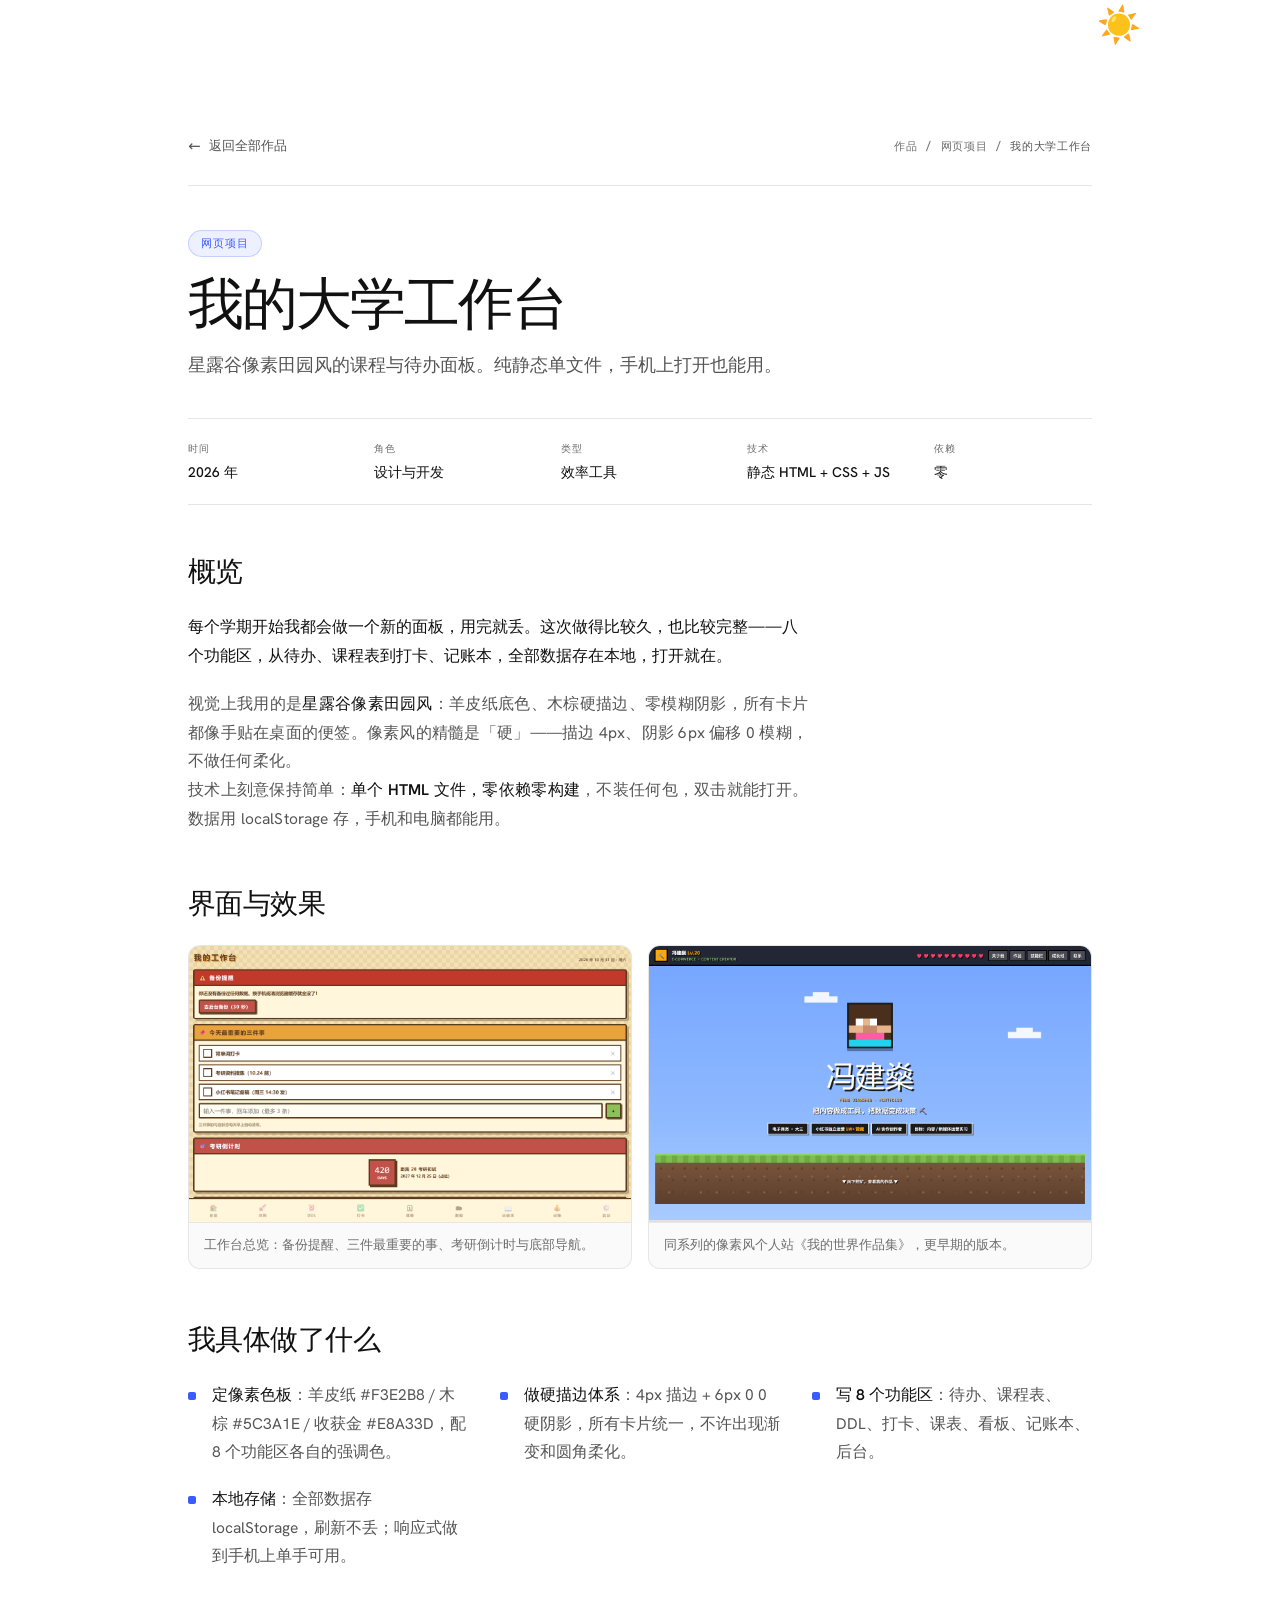
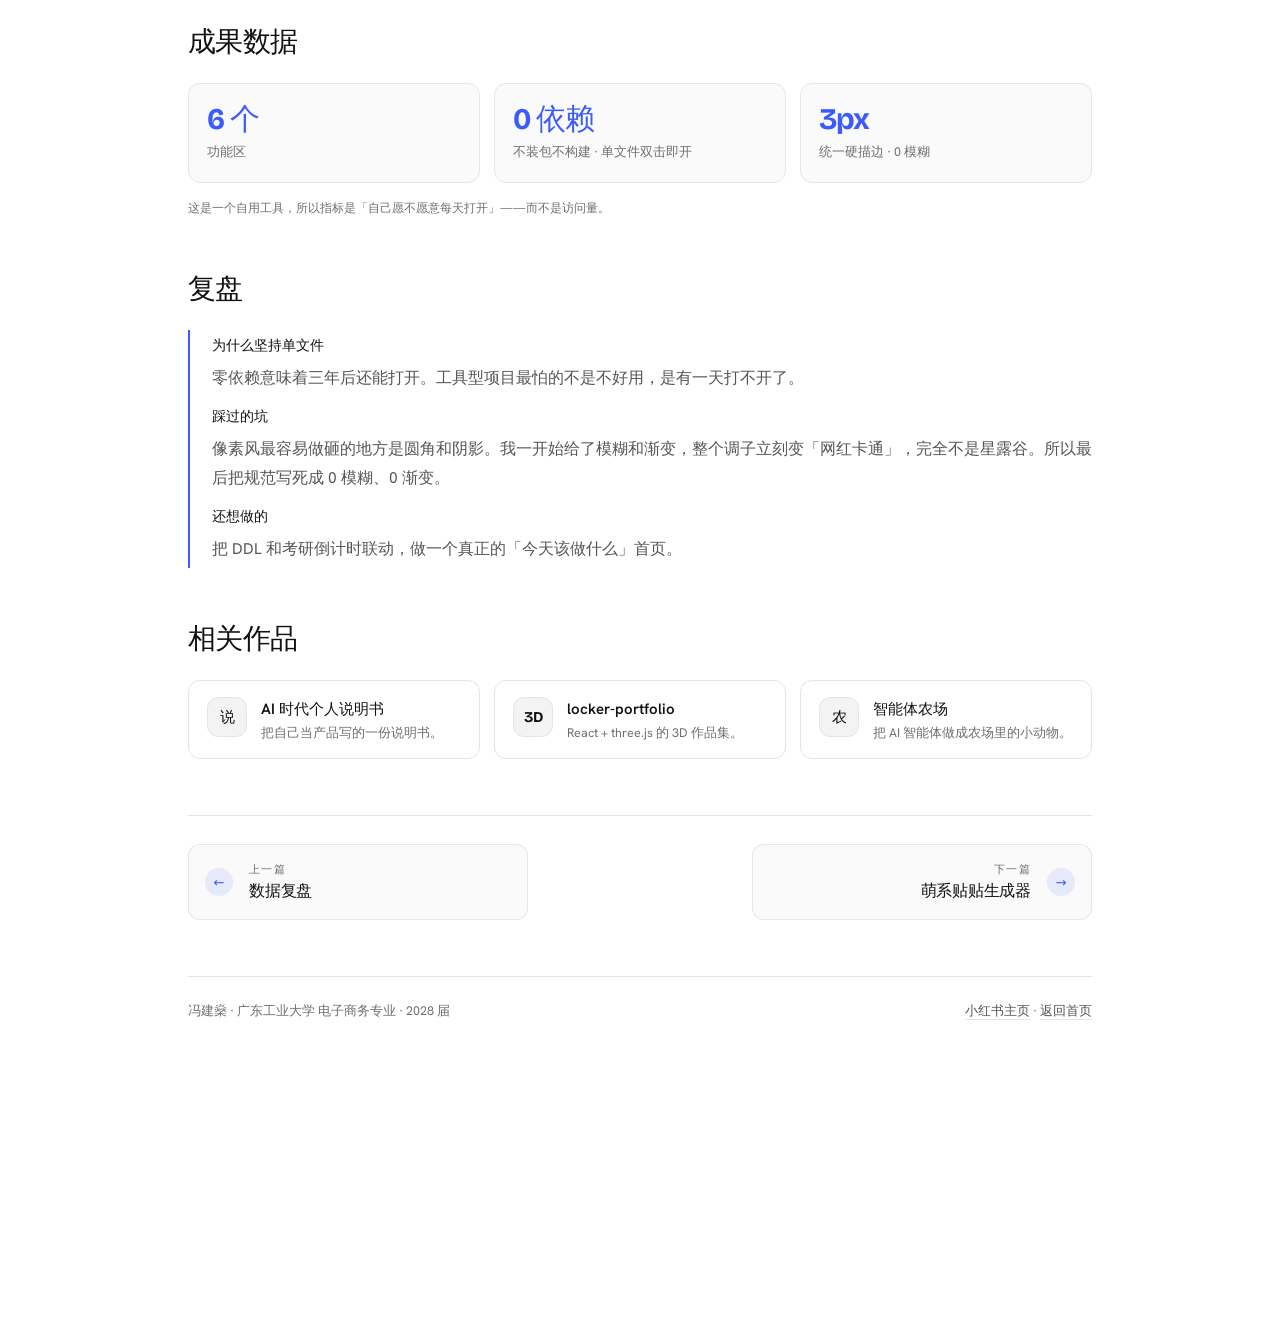
<file: works/workspace.html>
<!doctype html>
<html lang="zh-CN">
<head>
<meta charset="utf-8">
<meta name="viewport" content="width=device-width, initial-scale=1">
<title>我的大学工作台 · 冯建燊</title>
<meta name="description" content="星露谷像素田园风的课程与待办面板。纯静态单文件，手机上打开也能用。">
<meta name="author" content="冯建燊">

<!-- 像素太阳 favicon -->
<link rel="icon" type="image/svg+xml" href="../assets/img/favicon.svg">
<link rel="icon" type="image/png" sizes="32x32" href="../assets/img/favicon.png">
<link rel="stylesheet" href="../assets/css/tokens.css?v=20261115-18">
<link rel="stylesheet" href="../assets/css/base.css?v=20261115-18">
<link rel="stylesheet" href="../assets/css/deco.css?v=20261115-18">
<link rel="stylesheet" href="../assets/css/work.css?v=20261116-23">
</head>
<body>
<a class="skip-link" href="#content">跳到主要内容</a>

<button class="theme-toggle" id="theme-toggle" aria-label="切换深色模式" title="切换主题" type="button">
      <svg class="icon-sun" viewBox="0 0 128 128" aria-hidden="true"><path d="M37.41 41.95c-9.71 12.48-9.54 34.65 2.87 45.64c14.09 12.47 33.92 12.34 46.39.87c14.95-13.76 14.09-36.66.87-49.63c-13.29-13.04-37.04-13.72-50.13 3.12z" fill="#fcc11a"/><path d="M53 37.67c-3.84-1.7-8.04 2.93-9.87 6.09c-1.83 3.17-3.53 9.38.37 10.97c3.9 1.58 6.7-1.1 9.51-5.73c2.79-4.63 4.38-9.38-.01-11.33z" fill="#fee269"/><path d="M63 20.27c-.93 1.74-.62 3.08 1.23 3.52c1.85.44 13.36 2.31 14.33 2.37c1.41.09 1.93-.97 1.76-2.2c-.18-1.23-2.99-18.46-3.25-20.04S75.14.76 73.55 2.87S63.7 18.96 63 20.27z" fill="#ffa722"/><path d="M92.8 32.23c-1.81.56-1.76 1.67-.79 3.08c.97 1.41 7.65 11.6 8.26 12.31c.62.7 1.67.88 2.55-.18c.88-1.05 11.86-16.45 12.66-17.41c1.32-1.58.53-3.25-1.49-2.73c-1.54.41-20.05 4.58-21.19 4.93z" fill="#ffa722"/><path d="M106.6 61.86c-1.3-.74-2.99-.53-3.43 1.14c-.44 1.67-2.37 13.8-2.55 14.86s.62 2.11 1.93 1.85s19.45-2.95 20.66-3.25c2.11-.53 2.81-2.64.62-4.22c-1.42-1.03-16-9.68-17.23-10.38z" fill="#ffa722"/><path d="M92.09 90.6c1.4-.75 2.64-.18 2.99 1.41c.35 1.58 4.22 17.76 4.84 20.75c.31 1.5-1.41 2.73-2.81 1.85c-1.41-.88-16.69-11.53-17.67-12.4c-1.41-1.23-.43-2.51.26-3.16c1.4-1.33 11.07-7.74 12.39-8.45z" fill="#ffa722"/><path d="M49.54 99.48c-1.77-.17-2.29 1.41-2.02 2.81c.26 1.41 2.9 19.24 3.08 20.57c.26 1.93 2.29 2.73 3.6.79s10.35-16.4 11.08-17.76c1.32-2.46.35-2.99-.97-3.6c-1.31-.61-12.92-2.63-14.77-2.81z" fill="#ffa722"/><path d="M24.23 79c1.23-2.02 2.81-1.49 3.96.44c.78 1.32 7.38 10.2 8 11.16c.62.97.88 2.81-1.05 3.25c-1.95.45-17.68 4.58-20.14 5.02c-2.46.44-3.87-1.49-2.29-3.6c.92-1.24 10.82-15.12 11.52-16.27z" fill="#ffa722"/><path d="M20.89 63.7c2.25 1 3.31.64 3.78-.97c.62-2.11 2.46-11.78 2.55-13.98c.06-1.43-.53-2.81-2.73-2.46S6.47 48.85 4.45 49.55c-2.35.82-2.18 3.4-.62 4.22c1.85.97 15.47 9.23 17.06 9.93z" fill="#ffa722"/><path d="M48.23 26.78c1.27-1.01.88-2.46-.26-3.25c-1.14-.79-15.26-11-17.05-12.4c-1.58-1.23-3.52-.79-2.99 2.02c.38 2.02 4.88 19.7 5.19 20.92c.35 1.41 1.41 2.11 2.64 1.23c1.21-.87 11.15-7.46 12.47-8.52z" fill="#ffa722"/></svg>
      <svg class="icon-moon" viewBox="0 0 200 200" fill-rule="evenodd" clip-rule="evenodd" aria-hidden="true"><circle cx="100" cy="100" r="94.147" fill="#e4e2dc"/><clipPath id="tm-moon-clip"><circle cx="100" cy="100" r="94.147"/></clipPath><g clip-path="url(#tm-moon-clip)"><path d="M173.111-46.282l59.723 39.66 25.005 67.189-19.264 69.056-56.174 44.544-71.628 3.018-59.723-39.66-25.005-67.189L45.308 1.28l56.174-44.544 71.629-3.018z" fill="#f6f4ef"/></g><path d="M158.551 135.006l-4.072 2.503 6.822 5.83 1.8-4.404-4.55-3.929zM116.907 69.037l-6.653 4.089 11.145 9.525 2.941-7.195-7.433-6.419zM67.138 119.523l-4.542 2.791 7.61 6.503 2.007-4.912-5.075-4.382zM80.286 37.068l4.825-3.028-8.193-6.873-2.097 5.268 5.465 4.633zM143.466 148.273l5.198-3.261-8.826-7.403-2.259 5.674 5.887 4.99z" fill="#e4e2dc" fill-rule="nonzero"/><path d="M163.108 73.155l2.628 13.525-12.051 6.679-10.076-9.398 5.824-12.486 13.675 1.68zM83.672 53.684l-7.194 20.408-21.332-.919-5.99-20.976 17.63-12.045 16.886 13.532zM91.359 125.589l-5.626-25.934 22.927-13.364 19.794 17.674-10.692 24.288-26.403-2.664zM35.02 112.946l-3.955-14.875 12.902-8.012 11.929 9.923-5.53 14.145-15.346-1.181zM104.602 180.886l-15.004-13.214 8.155-17.962 20.044 2.111 4.233 19.268-17.428 9.797z" fill="#e4e2dc"/></svg>
    </button>


<div class="page-shell">
  <main id="content" class="work-page">

    <!-- ① 返回 + 面包屑 -->
    <div class="work-top">
      <a class="back-link" href="../index.html"><span class="back-link__arrow">&larr;</span> 返回全部作品</a>
      <p class="breadcrumb">作品 / 网页项目 / <span>我的大学工作台</span></p>
    </div>

    <!-- ② 标题 -->
    <header class="work-hero">
      <span class="work-kicker">网页项目</span>
      <h1 class="work-title">我的大学工作台</h1>
      <p class="work-tagline">星露谷像素田园风的课程与待办面板。纯静态单文件，手机上打开也能用。</p>
    </header>

    <!-- ③ 元信息条 -->
    <div class="work-meta">
      <div class="meta-item"><span class="meta-label">时间</span><span class="meta-value">2026 年</span></div>
      <div class="meta-item"><span class="meta-label">角色</span><span class="meta-value">设计与开发</span></div>
      <div class="meta-item"><span class="meta-label">类型</span><span class="meta-value">效率工具</span></div>
      <div class="meta-item"><span class="meta-label">技术</span><span class="meta-value">静态 HTML + CSS + JS</span></div>
      <div class="meta-item"><span class="meta-label">依赖</span><span class="meta-value">零</span></div>
    </div>

    <!-- ④ 概览 -->
    <section class="work-section">
      <h2 class="work-section-title">概览</h2>
      <p class="work-lede">每个学期开始我都会做一个新的面板，用完就丢。这次做得比较久，也比较完整——八个功能区，从待办、课程表到打卡、记账本，全部数据存在本地，打开就在。</p>
      <div class="work-body"><p>视觉上我用的是<strong>星露谷像素田园风</strong>：羊皮纸底色、木棕硬描边、零模糊阴影，所有卡片都像手贴在桌面的便签。像素风的精髓是「硬」——描边 4px、阴影 6px 偏移 0 模糊，不做任何柔化。</p></div>
      <div class="work-body"><p>技术上刻意保持简单：<strong>单个 HTML 文件，零依赖零构建</strong>，不装任何包，双击就能打开。数据用 localStorage 存，手机和电脑都能用。</p></div>
    </section>


    <!-- ⑤ 截图 -->
    <section class="work-section">
      <h2 class="work-section-title">界面与效果</h2>
      <div class="work-shots">
        <figure class="work-shot"><img src="../assets/img/shots/workspace.png" alt="工作台总览：备份提醒、三件最重要的事、考研倒计时" loading="lazy"><figcaption>工作台总览：备份提醒、三件最重要的事、考研倒计时与底部导航。</figcaption></figure>
        <figure class="work-shot"><img src="../assets/img/shots/minecraft.png" alt="同系列的像素风个人站《我的世界作品集》，更早期的" loading="lazy"><figcaption>同系列的像素风个人站《我的世界作品集》，更早期的版本。</figcaption></figure>
      </div>
    </section>

    <!-- ⑥ 我具体做了什么 -->
    <section class="work-section">
      <h2 class="work-section-title">我具体做了什么</h2>
      <ul class="work-tasks">
        <li><b>定像素色板</b>：羊皮纸 #F3E2B8 / 木棕 #5C3A1E / 收获金 #E8A33D，配 8 个功能区各自的强调色。</li>
        <li><b>做硬描边体系</b>：4px 描边 + 6px 0 0 硬阴影，所有卡片统一，不许出现渐变和圆角柔化。</li>
        <li><b>写 8 个功能区</b>：待办、课程表、DDL、打卡、课表、看板、记账本、后台。</li>
        <li><b>本地存储</b>：全部数据存 localStorage，刷新不丢；响应式做到手机上单手可用。</li>
      </ul>
    </section>

    <!-- ⑦ 成果数据 -->
    <section class="work-section">
      <h2 class="work-section-title">成果数据</h2>
      <div class="work-stats">
        <div class="stat-card"><span class="gm-num stat-num">8 个</span><span class="stat-cap">功能区</span></div>
        <div class="stat-card"><span class="gm-num stat-num">0 依赖</span><span class="stat-cap">不装包不构建 · 单文件双击即开</span></div>
        <div class="stat-card"><span class="gm-num stat-num">4px</span><span class="stat-cap">统一硬描边 · 0 模糊</span></div>
      </div>
      <p class="stat-note">这是一个自用工具，所以指标是「自己愿不愿意每天打开」——而不是访问量。</p>
    </section>

    <!-- ⑧ 复盘 -->
    <section class="work-section">
      <h2 class="work-section-title">复盘</h2>
      <div class="work-review">
        <h4>为什么坚持单文件</h4>
        <p>零依赖意味着三年后还能打开。工具型项目最怕的不是不好用，是有一天打不开了。</p>
        <h4>踩过的坑</h4>
        <p>像素风最容易做砸的地方是圆角和阴影。我一开始给了模糊和渐变，整个调子立刻变「网红卡通」，完全不是星露谷。所以最后把规范写死成 0 模糊、0 渐变。</p>
        <h4>还想做的</h4>
        <p>把 DDL 和考研倒计时联动，做一个真正的「今天该做什么」首页。</p>
      </div>
    </section>

    <!-- ⑨ 相关作品 -->
    <section class="work-section">
      <h2 class="work-section-title">相关作品</h2>
      <div class="work-related">
        <a class="related-card" href="../demo/ai-manual.html">
          <span class="related-icon">说</span>
          <span class="related-text"><span class="related-name">AI 时代个人说明书</span><span class="related-desc">把自己当产品写的一份说明书。</span></span>
        </a>
        <a class="related-card" href="../index.html">
          <span class="related-icon">3D</span>
          <span class="related-text"><span class="related-name">locker-portfolio</span><span class="related-desc">React + three.js 的 3D 作品集。</span></span>
        </a>
        <a class="related-card" href="../demo/agent-farm.html">
          <span class="related-icon">农</span>
          <span class="related-text"><span class="related-name">智能体农场</span><span class="related-desc">把 AI 智能体做成农场里的小动物。</span></span>
        </a>
      </div>
    </section>

    <!-- ⑩ 上下站 -->
    <nav class="work-pager">
      <a class="pager-link pager-link--prev" href="data-review.html">
        <span class="pager-dir">上一篇</span>
        <span class="pager-name">数据复盘</span>
      </a>
      <a class="pager-link pager-link--next" href="cute-face-grid.html">
        <span class="pager-dir">下一篇</span>
        <span class="pager-name">萌系贴贴生成器</span>
      </a>
    </nav>

    <!-- ⑪ 页脚 -->
    <footer class="work-foot">
      <p>冯建燊 · 广东工业大学 电子商务专业 · 2028 届</p>
      <p><a href="https://xhslink.cn/o/8sBwI0HFjC2" target="_blank" rel="noopener noreferrer">小红书主页</a> · <a href="../index.html">返回首页</a></p>
    </footer>

  </main>
</div>

<script src="../assets/js/site.js?v=20261115-75"></script>
</body>
</html>
</file>
<file: assets/css/tokens.css>
/* ============================================================
   设计令牌 + 本地字体 —— 改配色 / 字体只动这里
   （冯建燊 · 个人作品集）
   ============================================================ */

@font-face {
  font-family: "Bricolage Grotesque";
  font-style: normal;
  font-weight: 400 800;
  font-stretch: 100%;
  font-display: swap;
  src: url("../fonts/BricolageGrotesque-w400_800.woff2") format("woff2"),
       url("https://fonts.gstatic.com/s/bricolagegrotesque/v9/3y9K6as8bTXq_nANBjzKo3IeZx8z6up5BeSl9D4dj_x9PpZBMlGIInE.woff2") format("woff2");
  unicode-range: U+0000-00FF, U+0131, U+0152-0153, U+02BB-02BC, U+02C6, U+02DA, U+02DC, U+0304, U+0308, U+0329, U+2000-206F, U+20AC, U+2122, U+2191, U+2193, U+2212, U+2215, U+FEFF, U+FFFD;
}
@font-face {
  font-family: "Hanken Grotesk";
  font-style: normal;
  font-weight: 400;
  font-stretch: normal;
  font-display: swap;
  src: url("../fonts/HankenGrotesk-w400.woff2") format("woff2"),
       url("https://fonts.gstatic.com/s/hankengrotesk/v12/ieVn2YZDLWuGJpnzaiwFXS9tYtpd59A.woff2") format("woff2");
  unicode-range: U+0000-00FF, U+0131, U+0152-0153, U+02BB-02BC, U+02C6, U+02DA, U+02DC, U+0304, U+0308, U+0329, U+2000-206F, U+20AC, U+2122, U+2191, U+2193, U+2212, U+2215, U+FEFF, U+FFFD;
}
@font-face {
  font-family: "Hanken Grotesk";
  font-style: normal;
  font-weight: 500;
  font-stretch: normal;
  font-display: swap;
  src: url("../fonts/HankenGrotesk-w500.woff2") format("woff2"),
       url("https://fonts.gstatic.com/s/hankengrotesk/v12/ieVn2YZDLWuGJpnzaiwFXS9tYtpd59A.woff2") format("woff2");
  unicode-range: U+0000-00FF, U+0131, U+0152-0153, U+02BB-02BC, U+02C6, U+02DA, U+02DC, U+0304, U+0308, U+0329, U+2000-206F, U+20AC, U+2122, U+2191, U+2193, U+2212, U+2215, U+FEFF, U+FFFD;
}
@font-face {
  font-family: "Hanken Grotesk";
  font-style: normal;
  font-weight: 600;
  font-stretch: normal;
  font-display: swap;
  src: url("../fonts/HankenGrotesk-w600.woff2") format("woff2"),
       url("https://fonts.gstatic.com/s/hankengrotesk/v12/ieVn2YZDLWuGJpnzaiwFXS9tYtpd59A.woff2") format("woff2");
  unicode-range: U+0000-00FF, U+0131, U+0152-0153, U+02BB-02BC, U+02C6, U+02DA, U+02DC, U+0304, U+0308, U+0329, U+2000-206F, U+20AC, U+2122, U+2191, U+2193, U+2212, U+2215, U+FEFF, U+FFFD;
}
@font-face {
  font-family: "JetBrains Mono";
  font-style: normal;
  font-weight: 400;
  font-stretch: normal;
  font-display: swap;
  src: url("../fonts/JetBrainsMono-w400.woff2") format("woff2"),
       url("https://fonts.gstatic.com/s/jetbrainsmono/v24/tDbv2o-flEEny0FZhsfKu5WU4zr3E_BX0PnT8RD8yKwBNntkaToggR7BYRbKPxDcwg.woff2") format("woff2");
  unicode-range: U+0000-00FF, U+0131, U+0152-0153, U+02BB-02BC, U+02C6, U+02DA, U+02DC, U+0304, U+0308, U+0329, U+2000-206F, U+20AC, U+2122, U+2191, U+2193, U+2212, U+2215, U+FEFF, U+FFFD;
}
@font-face {
  font-family: "JetBrains Mono";
  font-style: normal;
  font-weight: 500;
  font-stretch: normal;
  font-display: swap;
  src: url("../fonts/JetBrainsMono-w500.woff2") format("woff2"),
       url("https://fonts.gstatic.com/s/jetbrainsmono/v24/tDbv2o-flEEny0FZhsfKu5WU4zr3E_BX0PnT8RD8yKwBNntkaToggR7BYRbKPxDcwg.woff2") format("woff2");
  unicode-range: U+0000-00FF, U+0131, U+0152-0153, U+02BB-02BC, U+02C6, U+02DA, U+02DC, U+0304, U+0308, U+0329, U+2000-206F, U+20AC, U+2122, U+2191, U+2193, U+2212, U+2215, U+FEFF, U+FFFD;
}

/* =====================================================================
   设计令牌（Design tokens）— 改配色只动这里
   ===================================================================== */
:root {
  --page-padding: 1rem;
  --line-height: 1.6;

  --font-primary: "Hanken Grotesk", -apple-system, BlinkMacSystemFont, "PingFang SC", "Hiragino Sans GB", "Microsoft YaHei", "Noto Sans SC", "Source Han Sans SC", system-ui, sans-serif;
  --font-display: "Bricolage Grotesque", "Hanken Grotesk", "PingFang SC", "Hiragino Sans GB", "Microsoft YaHei", "Noto Sans SC", "Source Han Sans SC", sans-serif;
  --font-mono: "JetBrains Mono", ui-monospace, SFMono-Regular, Menlo, "PingFang SC", "Microsoft YaHei", "Noto Sans SC", monospace;

  /* 灰阶 */
  --grey1: #111;
  --grey2: #555;
  --grey3: #6e6e6e;
  --border: #e5e5e5;

  /* 页面 */
  --body-bg: #fff;
  --body-color: #111;
  --selection-color: #111;
  --selection-bg: #e5e5e5;
  --focus-color: rgba(0, 0, 0, 0.5);

  /* 主色（钴蓝）+ 组件表面 */
  --accent: #3b5bff;
  --toggle-track: #f1f1f3;
  --toggle-thumb: #fff;
  --chat-bubble: #f0f1f3;
  --chat-surface: #fafafa;
  --chat-surface-hover: #fff;
  --surface-border: rgba(0, 0, 0, 0.08);
  --surface-border-hover: rgba(0, 0, 0, 0.18);
  --photo-frame: #fff;

  /* 动效 */
  --ease-pop: cubic-bezier(0.34, 1.3, 0.64, 1);
  --ease-out: cubic-bezier(0.22, 1, 0.36, 1);

  /* ================================================================
     排版尺度 —— 以中文为基准的一级尺度，首页与详情页共用
     中文没有词间空格，字号/行距/行长三个值一旦偏了整页就"糊"，
     所以统一收在这里，只改这组值就能整站一起调。
     ================================================================ */
  --fs-display: 40px;      /* 详情页大标题上限 */
  --fs-h1: 30px;           /* 首页昵称 */
  --fs-h2: 28px;           /* 区块标题（编号同字号） */
  --fs-h3: 18px;           /* 作品名 / 小标题 */
  --fs-lead: 16px;         /* 导语、摘要首段 */
  --fs-body: 15.5px;       /* 正文 */
  --fs-body-s: 14.5px;     /* 次级正文、卡片说明 */
  --fs-cap: 12.5px;        /* 图注、口径 */
  --fs-label: 11px;        /* 等宽小标、眉标 */

  --lh-display: 1.2;       /* 大标题 */
  --lh-body: 1.85;         /* 中文正文：比拉丁常用的 1.6 松一档才不挤 */
  --lh-lead: 1.78;
  --lh-tight: 1.5;

  /* 行宽：中文一手能追回来的是 38-42 字，620px ≈ 40 字 @15.5px。
     超出这条线的正文一律收回到这里；数据、截图等横向内容照旧铺满版心。 */
  --measure: 620px;
  --measure-narrow: 32em;

  /* 中文正字距：小字号下略微放开，避免方块字黏成一团 */
  --track-cjk: 0.01em;

  /* 版心宽度：主题切换按钮 fixed 锚定用，须与 base.css 的 .page-shell 保持同步 */
  --shell-max: 1000px;

  color-scheme: light only;
}

[data-theme="dark"] {
  --body-bg: #0e0e12;
  --body-color: #eaeaea;
  --grey1: #eaeaea;
  --grey2: #94949d;
  --grey3: #787880;
  --border: #2a2a32;
  --selection-color: #f0f0f0;
  --selection-bg: #2a2a3a;
  --focus-color: rgba(255, 255, 255, 0.5);
  --accent: #6b8aff;
  --toggle-track: #23232c;
  --toggle-thumb: #3a3a48;
  --chat-bubble: #2a2a32;
  --chat-surface: #23232c;
  --chat-surface-hover: #2e2e3a;
  --surface-border: rgba(255, 255, 255, 0.12);
  --surface-border-hover: rgba(255, 255, 255, 0.22);
  --photo-frame: #2b2b33;
  color-scheme: dark;
}
</file>
<file: assets/css/base.css>
/* ============================================================
   基础层 —— reset / 骨架 / 模式开关 / 动效
   ============================================================ */

/* =====================================================================
   基础
   ===================================================================== */
*, *::before, *::after { margin: 0; padding: 0; box-sizing: border-box; border: 0 solid var(--border); }

html {
  font-size: 14px;
  background: var(--body-bg);
  color: var(--body-color);
  scroll-behavior: smooth;
  scroll-padding-top: 6rem;
}

body {
  overflow-y: scroll;
  /* 50vw 全出血横滑条会把滚动条宽度算进去，裁掉多出的几个像素 */
  overflow-x: hidden;
  /* 让页底的 garden（树+蝴蝶）锚定到文档末尾而不是首屏底部；
     top 锚定的装饰（日月/云）不受影响 */
  position: relative;
  line-height: var(--line-height);
  font-weight: 400;
  font-variant-numeric: tabular-nums;
  text-rendering: optimizeLegibility;
  -webkit-font-smoothing: antialiased;
  -moz-osx-font-smoothing: grayscale;
  font-synthesis: none;
  font-feature-settings: "kern" 1, "liga" 1, "calt" 1;
  font-family: var(--font-primary);
  min-height: 100%;
}

::selection { color: var(--selection-color); background: var(--selection-bg); }
::-webkit-scrollbar-track { background: transparent; }
::-webkit-scrollbar-thumb { background: transparent; border-radius: 100px; }
:hover::-webkit-scrollbar-thumb { background: rgba(0, 0, 0, 0.15); }
::-webkit-scrollbar-thumb:hover { background: rgba(0, 0, 0, 0.25); }

a { color: inherit; text-decoration: inherit; }
ul, ol { list-style: none; }
button { font: inherit; color: inherit; background: none; border: none; cursor: pointer; }
svg { display: block; }
img { display: block; max-width: 100%; height: auto; }

:where(a, button, [tabindex="0"]):focus-visible {
  outline: 2px solid var(--focus-color);
  outline-offset: 2px;
}

.skip-link {
  position: absolute;
  left: -9999px;
  top: 0;
  background: var(--grey1);
  color: var(--body-bg);
  padding: 8px 14px;
  border-radius: 0 0 8px 0;
  z-index: 100;
}
.skip-link:focus { left: 0; }

/* =====================================================================
   页面骨架：窄栏 + 顶部渐隐遮罩
   ===================================================================== */
/* 宽屏主栏：Minimal 1000px，Creative 1120px（≤900px 收回窄栏） */
.page-shell {
  position: relative;
  max-width: var(--shell-max, 1240px);
  margin: 0 auto;
  /* 底部 211px = 树高 111 + 文字与树冠之间 100px 空白 */
  padding: 96px 48px 211px;
  transition: opacity 0.25s ease;
}
/* 滚动内容从顶部渐隐出的那层白雾 */
.page-shell::before {
  content: "";
  pointer-events: none;
  z-index: 9;
  position: fixed;
  top: 0; left: 0; right: 0;
  height: 8rem;
  background: linear-gradient(180deg,
    var(--body-bg),
    color-mix(in srgb, var(--body-bg) 74%, transparent) 19%,
    color-mix(in srgb, var(--body-bg) 54%, transparent) 34%,
    color-mix(in srgb, var(--body-bg) 38%, transparent) 47%,
    color-mix(in srgb, var(--body-bg) 28%, transparent) 56.5%,
    color-mix(in srgb, var(--body-bg) 19%, transparent) 65%,
    color-mix(in srgb, var(--body-bg) 12%, transparent) 73%,
    color-mix(in srgb, var(--body-bg) 7%, transparent) 80%,
    color-mix(in srgb, var(--body-bg) 3%, transparent) 88%,
    transparent);
}


.homepage { display: flex; flex-direction: column; gap: 88px; }
.homepage > .article { gap: 15px; }
/* 宽屏节奏：段落贴紧、区块之间拉开 */
.homepage > .article > section { margin-top: 76px; }

/* 入场：逐块上浮 */
@keyframes staggerIn {
  from { opacity: 0; transform: translateY(8px); }
  to   { opacity: 1; transform: translateY(0); }
}
.homepage > .article > * { animation: staggerIn 0.42s var(--ease-out) both; }
.homepage > .article > :nth-child(1) { animation-delay: 0s; }
.homepage > .article > :nth-child(2) { animation-delay: 0.05s; }
.homepage > .article > :nth-child(3) { animation-delay: 0.1s; }
.homepage > .article > :nth-child(4) { animation-delay: 0.15s; }
.homepage > .article > :nth-child(5) { animation-delay: 0.2s; }
.homepage > .article > :nth-child(6) { animation-delay: 0.25s; }
.homepage > .article > :nth-child(7) { animation-delay: 0.3s; }
.homepage > .article > :nth-child(n + 8) { animation-delay: 0.35s; }
.homepage > section { animation: staggerIn 0.42s var(--ease-out) both; animation-delay: 0.45s; }
.homepage > footer { animation: staggerIn 0.42s var(--ease-out) both; animation-delay: 0.55s; }

/* =====================================================================
   模式切换胶囊（Minimal / Creative）
   ===================================================================== */
.mode-toggle {
  position: absolute;
  top: 26px;
  left: 48px;
  z-index: 30;
  display: inline-flex;
  align-items: center;
  padding: 2.5px;
  border-radius: 999px;
  background: var(--toggle-track);
  box-shadow: inset 0 1px 2px rgba(0, 0, 0, 0.06);
  width: fit-content;
}
.mode-btn {
  position: relative;
  z-index: 1;
  font-size: 11.5px;
  font-weight: 600;
  padding: 4px 14px;
  border-radius: 999px;
  color: var(--grey3);
  transition: color 0.25s ease;
}
.mode-btn.is-active { color: var(--grey1); }
.mode-thumb {
  position: absolute;
  top: 3px;
  left: 3px;
  height: calc(100% - 6px);
  width: calc(50% - 3px);
  border-radius: 999px;
  background: var(--toggle-thumb);
  box-shadow: 0 1px 4px rgba(0, 0, 0, 0.12);
  transition: transform 0.3s var(--ease-pop);
}
body.creative-mode .mode-thumb { transform: translateX(100%); }

/* 模式互斥显示 */
.creative-only { display: none; }
body.creative-mode .article,
body.creative-mode .site-footer { display: none; }
body.creative-mode .creative-only {
  display: block;
  animation: fvIn 0.4s var(--ease-out) both;
}


/* =====================================================================
   横向溢出兜底：轮播卡组的堆叠卡片设计上就探出卡片右缘，
   窄屏下宁可把探出部分裁在视口边，也绝不出现横向滚动条。
   clip 只裁不建滚动容器（比 hidden 干净）；旧浏览器回退 hidden。
   ===================================================================== */
html, body { overflow-x: clip; }
@supports not (overflow: clip) {
  html, body { overflow-x: hidden; }
}

/* =====================================================================
   数字滚动：.cu 是 JS 从文本里拆出来的数字片段。
   inline-block + tabular-nums 让数字滚动时宽度稳定（终值宽度由 JS
   以 min-width 预留），整段文字不会在滚动过程中被顶来顶去。
   ===================================================================== */
.cu {
  display: inline-block;
  /* 右对齐：reserved 宽度按终值算，滚到中途数字比终值窄，
     若左对齐，单位符号（%、+、s）与数字之间会露出一道缝；
     右对齐后数字自己往右长，单位始终贴着数字。 */
  text-align: right;
  font-variant-numeric: tabular-nums;
  vertical-align: baseline;
  line-height: inherit;
}
</file>
<file: assets/css/home.css>
/* ============================================================
   简历页
   ============================================================ */

/* =====================================================================
   Minimal 模式：头像 + 简介段落
   ===================================================================== */
.article { display: flex; flex-direction: column; gap: 32px; }
.article > header {
  display: flex;
  flex-direction: row;
  align-items: center;
  gap: 22px;
  margin-bottom: 6px;
}
.profile-avatar {
  width: 116px;
  height: 116px;
  border-radius: 14px;
  border: 4px solid var(--photo-frame);
  box-shadow: 0 0 0 1px rgba(0, 0, 0, 0.08), 0 2px 7px rgba(0, 0, 0, 0.06);
  background: linear-gradient(135deg, var(--accent), #8a5bff);
  color: #fff;
  display: grid;
  place-items: center;
  font-family: var(--font-display);
  font-weight: 700;
  font-size: 28px;
  letter-spacing: 0.02em;
  flex-shrink: 0;
  /* 用真实头像时：把上面的占位渐变换成 background-image，路径写到
     assets/img/ 下，例如 background-image: url("../img/avatar.jpg")；
     同时删掉上面的占位渐变。 */
}
.profile-info { display: flex; flex-direction: column; gap: 3px; min-width: 0; }
.profile-info h1 {
  font-family: var(--font-display);
  font-weight: 700;
  font-size: var(--fs-h1);
  letter-spacing: -0.02em;
  color: var(--grey1);
  line-height: 1.15;
}
.profile-role { color: var(--grey3); font-size: 15px; line-height: 1.35; }

/* 正文：中文正文按 --lh-body（1.85）走，行宽收在 --measure（≈40 字）内。
   段间距由 .homepage > .article 的 gap 控制，这里不再叠 margin。 */
.article p, .article li {
  font-size: var(--fs-body);
  line-height: var(--lh-body);
  letter-spacing: var(--track-cjk);
  color: var(--grey2);
  text-wrap: pretty;
  max-width: var(--measure);
}
.article p strong { font-weight: 600; color: var(--grey1); }

/* —— 关键词 hover 小彩蛋 —— */
.kw {
  position: relative;
  color: var(--grey1);
  font-weight: 500;
  cursor: default;
  isolation: isolate;
}
.kw:hover { z-index: 70; }
.kw-figma, .kw-gsap, .kw-react, .kw-seo, .kw-ds, .kw-music {
  border-bottom: 1px dashed var(--grey3);
}

/* Figma：hover 画出画板选中框 + 四角手柄 */
.kw-figma::before, .kw-figma::after {
  content: "";
  position: absolute;
  opacity: 0;
  pointer-events: none;
  transition: opacity 0.12s ease;
}
.kw-figma::before { inset: -1px -4px; border: 1.2px solid #0d99ff; }
.kw-figma::after {
  inset: -4px -7px;
  background:
    linear-gradient(#fff, #fff) left 1px top 1px / 4px 4px,
    linear-gradient(#fff, #fff) right 1px top 1px / 4px 4px,
    linear-gradient(#fff, #fff) left 1px bottom 1px / 4px 4px,
    linear-gradient(#fff, #fff) right 1px bottom 1px / 4px 4px,
    linear-gradient(#0d99ff, #0d99ff) left top / 6px 6px,
    linear-gradient(#0d99ff, #0d99ff) right top / 6px 6px,
    linear-gradient(#0d99ff, #0d99ff) left bottom / 6px 6px,
    linear-gradient(#0d99ff, #0d99ff) right bottom / 6px 6px;
  background-repeat: no-repeat;
}
.kw-figma:hover { border-bottom-color: transparent; }
.kw-figma:hover::before, .kw-figma:hover::after { opacity: 1; }

/* 关键词弹出小卡片（如 “#1 on Google”） */
.kw-pop {
  position: absolute;
  left: 50%;
  bottom: calc(100% + 10px);
  transform: translateX(-50%) translateY(4px) scale(0.96);
  display: flex;
  align-items: center;
  gap: 9px;
  padding: 7px 12px;
  border-radius: 10px;
  background: var(--chat-surface);
  border: 1px solid var(--surface-border);
  box-shadow: 0 10px 24px rgba(0, 0, 0, 0.1);
  white-space: normal;
  max-width: 240px;
  opacity: 0;
  pointer-events: none;
  transition: opacity 0.16s ease, transform 0.2s var(--ease-pop);
  z-index: 80;
}
.kw:hover .kw-pop { opacity: 1; transform: translateX(-50%) translateY(0) scale(1); }
.kw-pop-line { display: block; font-weight: 600; font-size: 12px; color: var(--grey1); line-height: 1.2; }
.kw-pop-sub  { display: block; font-family: var(--font-mono); font-size: 9.5px; color: var(--grey3); margin-top: 2px; }

/* 音乐均衡器小动画 */
.kw-eq { display: inline-flex; align-items: flex-end; gap: 1.5px; height: 10px; margin-left: 3px; vertical-align: -1px; }
.kw-eq span {
  width: 2.5px;
  background: var(--accent);
  border-radius: 1px;
  animation: eqBounce 0.9s ease-in-out infinite;
}
.kw-eq span:nth-child(1) { height: 60%; animation-delay: 0s; }
.kw-eq span:nth-child(2) { height: 100%; animation-delay: 0.15s; }
.kw-eq span:nth-child(3) { height: 40%; animation-delay: 0.3s; }
@keyframes eqBounce {
  0%, 100% { transform: scaleY(0.5); }
  50%      { transform: scaleY(1); }
}

/* =====================================================================
   区块标题（等宽小写字距）+ 项目列表
   ===================================================================== */
.post-list { display: flex; flex-direction: column; }
.post-list-title {
  display: flex;
  align-items: center;
  gap: 12px;
  font-family: var(--font-mono);
  font-size: 12.5px;
  font-weight: 500;
  letter-spacing: 0.16em;
  text-transform: uppercase;
  color: var(--grey3);
}
/* 标签右侧一条渐隐细线：把 "Selected work" 从一句话变成一节的开头 */
.post-list-title::after {
  content: "";
  flex: 1 1 auto;
  height: 1px;
  margin-top: 1px;
  background: linear-gradient(90deg, var(--border), transparent 68%);
}
.project-list {
  display: grid;
  grid-template-columns: repeat(2, minmax(0, 1fr));
  gap: 26px 48px;
  margin-top: 24px;
}

/* =====================================================================
   区块吉祥物（复刻原站）：小狗蹲在 Client works 标题上方，
   平时头周期性甩动、尾巴一直摇；hover 时跳一下 + 歪头 + 尾巴加速，
   并飘出一颗像素爱心。离屏时由 site.js 加 .anim-paused 暂停动画。
   ===================================================================== */
.has-mascot { position: relative; }
.section-mascot {
  position: absolute;
  left: 0;
  bottom: calc(100% - 3px);
  width: 32px;
  z-index: 5;
  pointer-events: none;
  image-rendering: pixelated;
}
.section-mascot svg { width: 100%; height: auto; display: block; shape-rendering: crispEdges; }
/* 头：每隔几秒甩一甩；尾巴：一直摇 */
.dog-head { transform-box: fill-box; transform-origin: 50% 92%; animation: dogShake 5s ease-in-out infinite; }
.dog-tail { transform-box: fill-box; transform-origin: 12% 88%; animation: dogWag 0.45s ease-in-out infinite alternate; }
@keyframes dogShake {
  0%, 68%, 100% { transform: rotate(0deg); }
  74% { transform: rotate(-10deg); }
  80% { transform: rotate(10deg); }
  86% { transform: rotate(-7deg); }
  92% { transform: rotate(4deg); }
}
@keyframes dogWag { from { transform: rotate(-12deg); } to { transform: rotate(16deg); } }
/* hover 互动层：小狗可悬停 */
.mascot-dog, .mascot-cat { pointer-events: auto; }
/* hover 飘出的像素爱心（mask 出心形，floatUp 上浮消散） */
.mascot-dog::after, .mascot-cat::after {
  content: "";
  position: absolute;
  left: 20px;
  top: -10px;
  width: 9px;
  height: 8px;
  background: #ef5f7a;
  mask: url("data:image/svg+xml,%3Csvg xmlns='http://www.w3.org/2000/svg' viewBox='0 0 7 6' shape-rendering='crispEdges'%3E%3Cpath d='M1 0h2v1H1zM4 0h2v1H4zM0 1h7v2H0zM1 3h5v1H1zM2 4h3v1H2zM3 5h1v1H3z'/%3E%3C/svg%3E") center / contain no-repeat;
  opacity: 0;
  pointer-events: none;
}
.mascot-dog:hover::after, .mascot-cat:hover::after { animation: floatUp 1.3s ease-out both; }
.mascot-dog:hover .dog-head, .mascot-cat:hover .dog-head { animation: dogTilt 1.4s ease-in-out infinite; }
.mascot-dog:hover .dog-tail, .mascot-cat:hover .dog-tail { animation-duration: 0.14s; }
.mascot-dog:hover svg, .mascot-cat:hover svg { animation: mascotHop 0.45s cubic-bezier(0.3, 1.5, 0.5, 1); }
@keyframes floatUp {
  0%   { opacity: 0; transform: translateY(4px) scale(0.6); }
  20%  { opacity: 1; transform: translateY(0) scale(1); }
  75%  { opacity: 1; }
  100% { opacity: 0; transform: translateY(-14px) scale(1); }
}
@keyframes dogTilt {
  0%, 100% { transform: rotate(-13deg); }
  50%      { transform: rotate(-9deg) translateY(-0.5px); }
}
@keyframes mascotHop {
  0%, 100% { transform: translateY(0); }
  40%      { transform: translateY(-4px); }
}
/* 离屏 / 滚动时冻结（site.js 切 .anim-paused） */
.anim-paused, .anim-paused * { animation-play-state: paused; }

/* =====================================================================
   Selected work：图文交替卡片流 —— 奇数行图左文右，偶数行文左图右
   ===================================================================== */
.work-list {
  display: flex;
  flex-direction: column;
  gap: 38px;
}
.work-list .project-item {
  display: flex;
  align-items: center;
  gap: 34px;
  /* 解除 .article li 的行长上限；文字列拿到 602px，
     和正文的 --measure（620）同一档，整页只有一种"阅读宽度" */
  max-width: none;
}
.work-list .project-item:nth-child(even) { flex-direction: row-reverse; }
.project-media {
  flex: 0 0 268px;
  aspect-ratio: 3 / 4;
  border-radius: 12px;
  overflow: hidden;
  border: 1px solid var(--surface-border);
  background: var(--chat-surface);
  box-shadow: 0 2px 12px rgba(0, 0, 0, 0.06);
  display: block;
  position: relative;
  z-index: 1;
}
.project-media img {
  width: 100%;
  height: 100%;
  object-fit: cover;
  display: block;
  transition: transform 0.35s var(--ease-out);
}
.project-media:hover img { transform: scale(1.04); }
.project-media--empty {
  display: flex;
  flex-direction: column;
  align-items: center;
  justify-content: center;
  gap: 12px;
  padding: 0 20px;
  border: 1px dashed color-mix(in srgb, var(--grey1) 16%, transparent);
  background: color-mix(in srgb, var(--accent) 3%, var(--chat-surface));
  box-shadow: none;
  font-family: var(--font-mono);
  font-size: 10.5px;
  line-height: 1.7;
  letter-spacing: 0.12em;
  color: var(--grey3);
  text-align: center;
}
/* 占位图中间一个小方块，和像素装饰同一个语气，不再是一块空灰底 */
.project-media--empty::before {
  content: "";
  display: block;
  width: 9px;
  height: 9px;
  background: color-mix(in srgb, var(--accent) 32%, transparent);
  box-shadow:
    -5px -5px 0 0 color-mix(in srgb, var(--accent) 14%, transparent),
     5px -5px 0 0 color-mix(in srgb, var(--accent) 14%, transparent),
    -5px  5px 0 0 color-mix(in srgb, var(--accent) 14%, transparent),
     5px  5px 0 0 color-mix(in srgb, var(--accent) 14%, transparent);
}

/* 堆叠卡组（仿小红书卡片堆）：主卡在上，底下两张从右缘斜着探出；
   squish/rotate 走 transform，不与视差冲突 */
.project-media--stack {
  overflow: visible;
  border: none;
  background: none;
  box-shadow: none;
}
/* 卡片的位置由 JS 按轮播状态设置（transform 过渡滑入滑出） */
.project-media--stack .stack-card {
  position: absolute;
  inset: 0;
  border-radius: 12px;
  border: 1px solid var(--surface-border);
  background: var(--chat-surface) center / cover no-repeat;
  box-shadow: 0 2px 12px rgba(0, 0, 0, 0.06);
  transition: transform 0.42s cubic-bezier(0.22, 1, 0.36, 1);
  will-change: transform;
}
/* 指标：标题上方的一行（钴蓝数字 + 灰色口径）
   数字改用显示字体：等宽体在大字号下像终端输出，会和作品名抢注意力 */
.work-list .project-year {
  display: flex;
  align-items: baseline;
  gap: 9px;
  margin-bottom: 7px;
}
.work-list .project-year::before { content: none; }
.work-list .project-year > span:first-child {
  position: static;
  font-family: var(--font-display);
  font-weight: 700;
  font-size: 38px;   /* 数据大字（钴蓝） */
  line-height: 1;
  letter-spacing: -0.03em;
}
.work-list .metric-label { position: static; font-size: 12px; letter-spacing: 0.02em; }
/* 文字列弹性撑满到右边缘（解除正文的行长上限，仅限作品列表） */
.work-list .project-body { flex: 1; min-width: 0; gap: 0; }
.work-list .project-description {
  max-width: 34em;
  margin-top: 8px;
  font-size: var(--fs-body-s);
  line-height: 1.75;
}
.project-item {
  display: flex;
  flex-direction: row;
  column-gap: 32px;
  position: relative;
}
.project-year {
  color: var(--grey3);
  font-family: var(--font-mono);
  font-size: 13px;
  flex-shrink: 0;
  white-space: nowrap;
  position: relative;
}
/* 左列宽度按 "0000  0000" 撑住，指标文字叠在上面，换项目时列宽稳定 */
.project-year::before { content: "0000  0000"; visibility: hidden; }
.project-year > span:first-child {
  position: absolute;
  left: 0;
  top: 0;
  color: var(--accent);
  font-weight: 500;
  letter-spacing: -0.01em;
  white-space: normal;
  overflow-wrap: anywhere;
}
.metric-label {
  position: absolute;
  left: 0;
  top: 16px;
  color: var(--grey3);
  font-family: var(--font-primary);
  font-size: 10px;
  letter-spacing: 0;
  white-space: normal;
}
.project-body { display: flex; flex-direction: column; gap: 4px; min-width: 0; }
.project-title {
  display: flex;
  align-items: baseline;
  gap: 8px;
  font-size: 14px;
  font-weight: 400;
  color: var(--grey1);
  white-space: nowrap;
}
/* Selected work 的作品标题：18px / 600，比说明文字明显高一档 */
.work-list .project-title {
  font-size: var(--fs-h3);
  font-weight: 600;
  letter-spacing: -0.01em;
  line-height: 1.4;
}
.project-title-link { color: inherit; text-decoration: none; }
.project-title-link::after { content: ""; position: absolute; inset: 0; }
.project-title-text {
  color: var(--grey1);
  border-bottom: 1px solid transparent;
  transition: border-color 0.12s ease;
}
.project-title-link:hover .project-title-text { border-bottom-color: var(--accent); }
.project-title-arrow {
  display: inline-block;
  width: 10px;
  height: 10px;
  margin-left: 2px;
  position: relative;
  top: -1px;
  transition: transform 0.2s cubic-bezier(0.25, 1, 0.5, 1);
}
.project-title-link:hover .project-title-arrow { transform: translate(2px, -2px); }
.project-description {
  font-size: var(--fs-body-s);
  color: var(--grey2);
  line-height: 1.7;
}

/* ---------- 中文排版适配 ---------- */
/* 负字距是给拉丁字母设计的，中文方块字会被挤在一起，这里归零 */
.article p, .article li, .kw, .kv, .project-desc { letter-spacing: 0; }
/* 标签类的小字正字距在中文下会散开，收敛一点 */
.project-year, .project-tag, .label { letter-spacing: 0.02em; }
/* 中文长词/长标题允许断行 */
.project-title, .article p { overflow-wrap: anywhere; }

/* ============================================================
   中文版新增样式（冯建燊 · 个人作品集）
   ============================================================ */

/* 学校 · 专业 · 届别 */
.profile-meta {
  color: var(--grey3);
  font-size: 12.5px;
  line-height: 1.45;
  margin-top: 0;
}
/* 正文里的重点数据 */
.article strong {
  font-weight: 600;
  color: var(--grey1);
}
</file>
<file: assets/css/deco.css>
/* ============================================================
   像素装饰 + 响应式断点
   ============================================================ */

/* =====================================================================
   像素装饰：云 / 主题切换（太阳·月亮）/ 小鸟
   ===================================================================== */
.deco { position: absolute; z-index: 11; pointer-events: none; image-rendering: pixelated; }
/* 云朵 = 原站的 54×30 PNG 贴图（assets/img/cloud.png），absolute 随文档滚走。
   层级 11 > 日月按钮的 10：云盖住日月的下半截，构成原站的「探头」构图
   （实测原站：cloud z-11 / toggle z-10，偏移相对视口中心固定）。
   偏移按版心右缘换算：原站版心右缘 = 50%+270，云-1 左缘 210 = 右缘-60，
   日月 226 = 右缘-44，小云 168 = 右缘-102 */
.cloud-1 { top: 22px; left: calc(50% + var(--shell-max) / 2 - 60px); width: 100px; height: 56px; background: url("../img/cloud.png") 0 0 / 100% 100% no-repeat; }
.cloud-2 { top: 66px; left: calc(50% + var(--shell-max) / 2 - 102px); width: 64px;  height: 36px; background: url("../img/cloud.png") 0 0 / 100% 100% no-repeat; }

/* 主题切换：手绘太阳/月亮。原站的按钮藏在云后（z-10 < 云 z-11），
   只有上半截露出来；被云盖住的部分照样能点（云 pointer-events:none）。
   absolute 让它跟云一起滚走——和原站一致；点击时按钮必然在视口内，
   排水圆盘的收缩终点取按钮中心，坐标始终有效 */
.theme-toggle {
  position: absolute;
  top: 2px;
  left: calc(50% + var(--shell-max) / 2 - 44px);
  z-index: 10;
  width: 46px;
  height: 46px;
  display: grid;
  place-items: center;
  transition: transform 0.2s var(--ease-pop);
  pointer-events: auto;
}
.theme-toggle:hover  { transform: scale(1.12); }
.theme-toggle:active { transform: scale(0.94); }
/* 两枚图标叠在同一格交叉淡入：透明度先行（180ms），旋转随后落位（320ms），
   光芒让旋转可读 —— 像一颗天体让位给另一颗，而不是显示层硬切。 */
.theme-toggle svg { grid-area: 1 / 1; width: 42px; height: 42px; }
.theme-toggle .icon-moon { opacity: 0; transform: scale(0.6) rotate(-60deg); }
html[data-theme="dark"] .theme-toggle .icon-sun  { opacity: 0; transform: scale(0.6) rotate(60deg); }
html[data-theme="dark"] .theme-toggle .icon-moon { opacity: 1; transform: none; }
.theme-toggle svg {
  transition: opacity 180ms ease, transform 320ms cubic-bezier(0.23, 1, 0.32, 1);
}

/* =====================================================================
   戳云彩（复刻原站 play.js）：大云是乌云，戳一下压扁+闪电+阵雨+雷声；
   小云飘毛毛雨（夜里下雪），1.6 秒内戳三下也会打雷。
   squish 用独立的 scale 属性做动画，和视差写的 transform 互不覆盖。
   ===================================================================== */
/* mask = 云朵 PNG 自身的形状：雨幕/闪电只显示在云体内，
   透明角落不会出现矩形灰影（也不会盖住后面的太阳） */
.cloud-hit {
  position: absolute;
  inset: 0;
  pointer-events: auto;
  cursor: pointer;
  -webkit-mask: url("../img/cloud.png") center / 100% 100% no-repeat;
  mask: url("../img/cloud.png") center / 100% 100% no-repeat;
}
/* 雨/闪电时的云身着色：::before 暗色雨幕，::after 白色闪电反光 */
.cloud-hit::before,
.cloud-hit::after {
  content: "";
  position: absolute;
  inset: 0;
  opacity: 0;
  pointer-events: none;
}
.cloud-hit::before { background: #4f5d70; transition: opacity 0.5s ease; }
.cloud-hit::after  { background: #fff; }
.cloud-hit:focus { outline: none; }
.cloud-hit:focus-visible::before { background: var(--accent, #3b5bff); opacity: 0.45; }
.cloud-hit.is-raining::before { opacity: 0.2; }
.cloud-hit.is-flash::after { opacity: 0.8; }
/* 压扁：走 scale 属性，不碰 transform（视差在用） */
.deco.is-poked { animation: cloudPoke 0.5s ease-out; }
@keyframes cloudPoke {
  0%   { scale: 1 1; }
  22%  { scale: 1.12 0.84; }
  52%  { scale: 0.95 1.07; }
  76%  { scale: 1.02 0.98; }
  100% { scale: 1 1; }
}
/* 雨滴 / 闪电 / 雪花精灵（JS 按 document 坐标生成，落完自删） */
.fall {
  position: absolute;
  z-index: 12;
  pointer-events: none;
  background: center / 100% 100% no-repeat;
  image-rendering: pixelated;
}
.fall-rain { animation: rainFall var(--dur) cubic-bezier(0.5, 0, 1, 0.6) both; }
.fall-bolt { animation: boltFlash 0.6s steps(1) both; }
@keyframes rainFall {
  0%   { translate: 0 0; opacity: 0.9; }
  86%  { translate: 0 var(--fall); opacity: 0.9; }
  100% { translate: 0 var(--fall); scale: 2.2 0.25; opacity: 0; }
}
@keyframes boltFlash {
  0%   { opacity: 1; }
  12%  { opacity: 0; }
  22%  { opacity: 1; }
  40%  { opacity: 0.35; }
  55%  { opacity: 1; }
  100% { opacity: 0; }
}

/* 圆形排水（drain）主题过渡层：JS 创建，铺满视口后从日月位置收缩到 0，
   主题重渲染藏在遮盖下完成，避免「动画结束才换主题」的幽灵帧问题 */
.theme-reveal {
  position: fixed;
  border-radius: 50%;
  transform: scale(0);
  transform-origin: center;
  pointer-events: none;
  z-index: 2147483000;
  will-change: transform;
}

/* =====================================================================
   页底两棵树（复刻原站）：54×86 PNG 贴图缩放两档，点击会摇晃
   （treeRustle skew 衰减摆），整棵树是个可聚焦按钮
   ===================================================================== */
.tree {
  position: absolute;
  bottom: 0;
  background: url("../img/tree.png") 0 0 / 100% 100% no-repeat;
  image-rendering: pixelated;
  pointer-events: auto;
  cursor: pointer;
  transform-origin: 50% 100%;
}
.tree-1 { left: calc(50% + var(--shell-max) / 2 - 108px); width: 70px; height: 111px; }
.tree-2 { left: calc(50% + var(--shell-max) / 2 - 138px); width: 50px; height: 80px; }
.tree:focus { outline: none; }
.tree:focus-visible { filter: brightness(1.3) saturate(1.7); }
.tree.is-shaking { animation: treeRustle 0.95s ease-in-out; }
@keyframes treeRustle {
  0%   { transform: skewX(0); }
  11%  { transform: skewX(-6deg); }
  29%  { transform: skewX(4.5deg); }
  47%  { transform: skewX(-2.8deg); }
  64%  { transform: skewX(1.6deg); }
  80%  { transform: skewX(-0.7deg); }
  100% { transform: skewX(0); }
}

/* =====================================================================
   蝴蝶（复刻原站）：三层叠放（左翅/右翅/身体，同一 viewBox），
   翅膀用 scaleX 交替扇动（纯合成器），整体沿 bfFlight 路径飞舞
   ===================================================================== */
.garden {
  position: absolute;
  left: 0;
  right: 0;
  bottom: 0;
  height: 220px;
  pointer-events: none;
}
.garden > * { position: absolute; image-rendering: pixelated; pointer-events: none; }
.garden svg { width: 100%; height: 100%; display: block; shape-rendering: crispEdges; }
.butterfly {
  left: calc(50% + var(--shell-max) / 2 - 112px);
  bottom: 44px;
  width: 19px;
  height: 16px;
  z-index: 12;
  will-change: transform;
  animation: bfFlight 11s ease-in-out infinite;
}
.bf-inner { display: block; width: 100%; height: 100%; position: relative; animation: bfBob 0.9s ease-in-out infinite; }
.bf-layer { position: absolute; inset: 0; }
.bf-wl, .bf-wr { animation: bfFlap 0.16s ease-in-out infinite alternate; will-change: transform; }
@keyframes bfFlap { from { transform: scaleX(1); } to { transform: scaleX(0.32); } }
@keyframes bfBob {
  0%, 100% { transform: translateY(0); }
  50%      { transform: translateY(-1.5px); }
}
@keyframes bfFlight {
  0%   { transform: translate(0, 0) rotate(-5deg); }
  14%  { transform: translate(16px, -20px) rotate(7deg); }
  28%  { transform: translate(38px, -8px) rotate(-4deg); }
  42%  { transform: translate(22px, -34px) rotate(9deg); }
  58%  { transform: translate(-4px, -22px) rotate(-7deg); }
  72%  { transform: translate(10px, -42px) rotate(5deg); }
  86%  { transform: translate(30px, -16px) rotate(-3deg); }
  100% { transform: translate(0, 0) rotate(-5deg); }
}
@media (max-width: 900px) {
  .tree-1 { left: auto; right: 8px; width: 54px; height: 86px; }
  .tree-2 { left: auto; right: 48px; width: 38px; height: 60px; }
  .butterfly { left: auto; right: 40px; }
}

/* ≤1100px：版心随视口收窄后，探头构图（50%+540 处收尾）会开始出血，
   切到原站的窄屏排布——日月挪到右上角，两朵云顺次排在它下方，
   保持「日月从云后探头」的构图，同时避开左上角的头像与身份文字 */
@media (max-width: 1100px) {
  .theme-toggle { left: auto; right: 10px; top: 4px; }
  .cloud-1 { left: auto; right: 6px; top: 40px; width: 72px; height: 40px; }
  .cloud-2 { left: auto; right: 58px; top: 76px; width: 46px; height: 26px; }
}

/* 像素鸟（复刻原站机制）：一直从左向右缓慢滑翔；滚动时原地落下（出现小星星），
   停止滚动 280ms 后从当前位置无缝续飞。JS 只负责起停，滑翔本身是 CSS 动画。 */
.bird {
  position: fixed;
  left: 0;
  bottom: 10px;
  z-index: 40;
  pointer-events: none;
  width: 44px;
  height: 24px;
  transform: translateX(-70px);
  will-change: transform;
}
.bird.is-gliding {
  animation: birdGlide var(--glide-dur, 26s) linear infinite;
}
@keyframes birdGlide {
  from { transform: translateX(-70px); }
  to   { transform: translateX(calc(100vw + 80px)); }
}
.bird-lift { transition: transform 0.55s var(--ease-out); }
.bird.is-flying .bird-lift { transform: translateY(-30px); }
.bird svg { width: 44px; height: 24px; image-rendering: pixelated; }
.bird.is-flying svg { animation: birdBob 1.1s ease-in-out infinite; }
/* 像素鸟的三帧翅膀：JS 轮流点亮 .is-on */
.bird svg g { display: none; }
.bird svg g.is-on { display: block; }
@keyframes birdBob {
  0%, 100% { transform: translateY(0); }
  50%      { transform: translateY(-4px); }
}
/* 落脚时出现的三颗小星星 */
.bird-stars {
  position: absolute;
  left: -2px;
  top: -6px;
  width: 0;
  height: 0;
  opacity: 0;
  transition: opacity 0.25s ease;
}
.bird.is-sitting .bird-stars { opacity: 1; }
.star {
  position: absolute;
  width: 9px;
  height: 9px;
  background: #f6c945;
  clip-path: polygon(50% 0%, 61% 35%, 98% 35%, 68% 57%, 79% 91%, 50% 70%, 21% 91%, 32% 57%, 2% 35%, 39% 35%);
  animation: starTwinkle 1.3s ease-in-out infinite;
}
.star-1 { left: -8px; top: -2px; }
.star-2 { left: 12px; top: -12px; animation-delay: 0.35s; }
.star-3 { left: 28px; top: -2px; animation-delay: 0.7s; }
@keyframes starTwinkle {
  0%, 100% { transform: scale(1) rotate(0deg); opacity: 1; }
  50%      { transform: scale(0.55) rotate(18deg); opacity: 0.45; }
}
@media (max-width: 900px), (prefers-reduced-motion: reduce) { .bird { display: none; } }

/* =====================================================================
   暗色模式微调
   ===================================================================== */
[data-theme="dark"] .folder { --fcard: color-mix(in srgb, var(--grey1) 7.5%, var(--body-bg)); }
[data-theme="dark"] .folder-tabzone, [data-theme="dark"] .folder-label { box-shadow: none; }
[data-theme="dark"] .folder {
  filter: drop-shadow(0 1px 2px rgba(0, 0, 0, 0.45)) drop-shadow(0 10px 22px rgba(0, 0, 0, 0.5));
}
[data-theme="dark"] .mode-btn:not(.is-active) { color: var(--grey2); }
[data-theme="dark"] .homepage .article p:not(.profile-role) { color: #b7b7bf; }

/* =====================================================================
   动效尊重系统设置
   ===================================================================== */
@media (prefers-reduced-motion: reduce) {
  *, *::before, *::after {
    animation-duration: 0.01ms !important;
    animation-iteration-count: 1 !important;
    transition-duration: 0.01ms !important;
  }
  html { scroll-behavior: auto; }
  /* 日月交叉淡入保留（有助理解切换），只去掉旋转；
     特异性 (0,1,1) > 上面的 * (0,0,0)，同为 !important 时高者胜 */
  .theme-toggle svg { transition: opacity 150ms ease !important; }
  .theme-toggle .icon-moon,
  html[data-theme="dark"] .theme-toggle .icon-sun { transform: none !important; }
}

/* =====================================================================
   窄屏适配：≤900px 收回窄栏布局
   ===================================================================== */
@media (max-width: 900px) {
  .page-shell { max-width: 560px; padding: 80px 16px 186px; }
  .homepage { gap: 64px; }
  .article p, .article li { font-size: 14px; max-width: none; }
  .profile-avatar { width: 106px; height: 106px; font-size: 28px; }
  .profile-info h1 { font-size: 24px; }
  .profile-role { font-size: 15px; }
  .project-list { display: flex; flex-direction: column; row-gap: 16px; margin-top: 16px; }
  /* Selected work 图文行：窄屏改为上图下文堆叠（不再左右交替） */
  .work-list { gap: 28px; }
  .work-list .project-item,
  .work-list .project-item:nth-child(even) { flex-direction: column; align-items: stretch; gap: 12px; }
  .work-list .project-media { flex: none; width: 100%; aspect-ratio: 3 / 4; }
}
@media (max-width: 560px) {
  .profile-avatar { width: 84px; height: 84px; font-size: 24px; }
  .folders { gap: 12px 12px; }
  .project-item { column-gap: 14px; }
  /* 小屏：左列指标回到文档流，按内容自然占宽，避免叠到标题 */
  .project-year::before { content: none; }
  .project-year > span:first-child { position: static; display: block; }
  .metric-label { position: static; display: block; margin-top: 2px; }
}
</file>
<file: assets/css/work.css>
/* ============================================================
   作品详情页 —— 统一 11 模块结构
   （返回 → 标题 → 元信息 → 概览 → 截图 → 做了什么 → 成果 → 复盘 → 相关 → 上下站 → 页脚）
   ============================================================ */

/* ---------- 页面骨架 ---------- */
.work-page {
  max-width: 1000px;
  margin: 0 auto;
  padding: 40px 0 96px;
}

/* ---------- ① 返回 + 面包屑 ---------- */
.work-top {
  display: flex;
  align-items: center;
  justify-content: space-between;
  gap: 16px;
  flex-wrap: wrap;
  padding-bottom: 28px;
  margin-bottom: 44px;
  border-bottom: 1px solid var(--border);
}
.back-link {
  display: inline-flex;
  align-items: center;
  gap: 8px;
  font-size: 13px;
  color: var(--grey2);
  text-decoration: none;
  transition: color 0.15s ease;
}
.back-link:hover { color: var(--accent); }
.back-link__arrow { font-size: 15px; line-height: 1; }
.breadcrumb {
  font-family: var(--font-mono);
  font-size: 11px;
  letter-spacing: 0.06em;
  color: var(--grey3);
}
.breadcrumb span { color: var(--grey2); }

/* ---------- ② 标题 ---------- */
.work-hero { margin-bottom: 40px; }
.work-kicker {
  display: inline-block;
  font-family: var(--font-mono);
  font-size: 11px;
  letter-spacing: 0.1em;
  color: var(--accent);
  background: color-mix(in srgb, var(--accent) 9%, var(--body-bg));
  border: 1px solid color-mix(in srgb, var(--accent) 22%, transparent);
  border-radius: 100px;
  padding: 4px 12px;
  margin-bottom: 18px;
}
.work-title {
  font-family: var(--font-display);
  font-weight: 700;
  font-size: clamp(34px, 6vw, 56px);
  line-height: 1.06;
  letter-spacing: -0.035em;
  color: var(--grey1);
  margin: 0 0 16px;
}
.work-tagline {
  font-size: 18px;
  line-height: 1.5;
  color: var(--grey2);
  max-width: 34em;
  margin: 0;
}

/* ---------- ③ 元信息条 ---------- */
.work-meta {
  display: grid;
  grid-template-columns: repeat(auto-fit, minmax(120px, 1fr));
  gap: 20px 28px;
  padding: 22px 0;
  border-top: 1px solid var(--border);
  border-bottom: 1px solid var(--border);
  margin-bottom: 48px;
}
.meta-label {
  display: block;
  font-family: var(--font-mono);
  font-size: 10px;
  letter-spacing: 0.1em;
  color: var(--grey3);
  margin-bottom: 6px;
}
.meta-value {
  display: block;
  font-size: 14px;
  font-weight: 500;
  color: var(--grey1);
  line-height: 1.4;
}
.meta-value a { color: var(--accent); text-decoration: none; border-bottom: 1px solid color-mix(in srgb, var(--accent) 35%, transparent); }
.meta-value a:hover { border-bottom-color: var(--accent); }

/* ---------- ④ 通用区块 ---------- */
.work-section { margin-bottom: 52px; }
/* 区块标题：28px 正文黑体（中文大字不需要拉丁那种负字距），编号等宽主色同字号。
   全站详情页共用这一套，新旧页面的章节节奏才一致。 */
.work-section-title {
  display: flex;
  align-items: baseline;
  gap: 12px;
  margin: 0 0 22px;
  padding-bottom: 0;
  border-bottom: 0;
  font-family: var(--font-primary);
  font-size: var(--fs-h2);
  font-weight: 700;
  letter-spacing: -0.02em;
  line-height: 1.35;
  color: var(--body-color);
}
.work-section-title .idx {
  font-family: var(--font-mono);
  font-size: 1em;
  font-weight: 500;
  letter-spacing: 0;
  color: var(--accent);
}
/* 正文：行宽收在 --measure（≈40 汉字），行高按中文放到 1.85；
   数据、截图、表格这类横向内容不吃这条上限，仍铺满版心。 */
.work-lede {
  font-size: var(--fs-lead);
  line-height: var(--lh-lead);
  color: var(--grey1);
  max-width: var(--measure);
  margin: 0 0 20px;
}
.work-body {
  font-size: var(--fs-body);
  line-height: var(--lh-body);
  letter-spacing: var(--track-cjk);
  color: var(--grey2);
  max-width: var(--measure);
}
/* 两端对齐只给成段正文：末行照常左对齐，图注/表格/短标签保持左对齐。
   text-wrap: pretty 让最后一行不至于只剩一两个字。 */
.work-body p {
  margin: 0 0 16px;
  text-align: justify;
  text-justify: inter-character;
  hyphens: none;
  text-wrap: pretty;
}
.work-body p:last-child { margin-bottom: 0; }
.work-body strong { color: var(--grey1); font-weight: 600; }

/* ---------- ⑤ 截图条 ---------- */
.work-shots {
  display: grid;
  grid-template-columns: repeat(auto-fit, minmax(320px, 1fr));
  gap: 16px;
}
/* 只有一张图时不铺满版心：低分辨率封面拉到 904px 只会更糊 */
.work-shots:has(> .work-shot:only-child) {
  grid-template-columns: minmax(0, 520px);
}
.work-shot {
  display: block;
  border: 1px solid var(--surface-border);
  border-radius: 12px;
  overflow: hidden;
  background: var(--chat-surface);
  text-decoration: none;
}
.work-shot img {
  width: 100%;
  height: auto;
  display: block;
  transition: transform 0.4s var(--ease-out);
}
.work-shot:hover img { transform: scale(1.02); }
.work-shot figcaption,
.work-shot__cap {
  display: block;
  padding: 12px 15px;
  font-size: var(--fs-cap);
  color: var(--grey3);
  line-height: 1.65;
  border-top: 1px solid var(--surface-border);
}

/* ---------- ⑥ 我具体做了什么 ---------- */
.work-tasks {
  list-style: none;
  margin: 0;
  padding: 0;
  display: grid;
  grid-template-columns: repeat(auto-fit, minmax(280px, 1fr));
  gap: 18px 32px;
}
.work-tasks li {
  position: relative;
  padding-left: 24px;
  font-size: var(--fs-body);
  line-height: 1.85;
  color: var(--grey2);
}
.work-tasks li::before {
  content: "";
  position: absolute;
  left: 0;
  top: 11px;
  width: 8px;
  height: 8px;
  border-radius: 2px;
  background: var(--accent);
}
.work-tasks b { color: var(--grey1); font-weight: 600; }

/* ---------- ⑦ 成果数据卡 ---------- */
.work-stats {
  display: grid;
  /* 固定三列：各页数据卡数量已统一为 3 或 6 个，排成 1 行或 3×2，不会跳 */
  grid-template-columns: repeat(3, minmax(0, 1fr));
  gap: 14px;
}
.stat-card {
  padding: 20px 18px;
  border: 1px solid var(--border);
  border-radius: 12px;
  background: var(--chat-surface);
}
.stat-num {
  display: block;
  font-family: var(--font-display);
  font-weight: 700;
  font-size: clamp(24px, 2.6vw, 30px);
  line-height: 1.05;
  letter-spacing: -0.03em;
  color: var(--accent);
  margin-bottom: 8px;
}
.stat-num--muted { color: var(--grey1); }
.stat-cap {
  display: block;
  font-size: 12.5px;
  line-height: 1.5;
  color: var(--grey3);
}
.stat-note {
  font-size: 12px;
  line-height: 1.6;
  color: var(--grey3);
  margin: 16px 0 0;
  max-width: 40em;
}

/* ---------- ⑧ 复盘 ---------- */
.work-review {
  border-left: 2px solid var(--accent);
  padding: 4px 0 4px 22px;
}
.work-review h4 {
  font-size: 14px;
  font-weight: 600;
  color: var(--grey1);
  margin: 0 0 8px;
}
.work-review p {
  font-size: var(--fs-body);
  line-height: 1.85;
  color: var(--grey2);
  margin: 0 0 12px;
}
.work-review p:last-child { margin-bottom: 0; }
.work-review ul {
  margin: 0 0 12px;
  padding-left: 18px;
  font-size: var(--fs-body);
  line-height: 1.85;
  color: var(--grey2);
}
.work-review li { margin-bottom: 6px; }
.work-review li::marker { color: var(--accent); }

/* ---------- ⑨ 相关作品 ---------- */
.work-related {
  display: grid;
  grid-template-columns: repeat(auto-fit, minmax(240px, 1fr));
  gap: 14px;
}
.related-card {
  display: flex;
  align-items: flex-start;
  gap: 14px;
  padding: 16px 18px;
  border: 1px solid var(--border);
  border-radius: 12px;
  text-decoration: none;
  background: transparent;
  transition: border-color 0.18s ease, background 0.18s ease;
}
.related-card:hover {
  border-color: color-mix(in srgb, var(--accent) 45%, var(--border));
  background: color-mix(in srgb, var(--accent) 4%, transparent);
}
.related-icon {
  flex: 0 0 auto;
  width: 40px;
  height: 40px;
  display: grid;
  place-items: center;
  border-radius: 11px;
  background: color-mix(in srgb, var(--grey1) 5%, var(--body-bg));
  border: 1px solid var(--border);
  font-family: var(--font-display);
  font-weight: 700;
  font-size: 15px;
  color: var(--grey1);
}
.related-text { min-width: 0; }
.related-name {
  display: block;
  font-size: 15px;
  font-weight: 600;
  color: var(--grey1);
  margin-bottom: 3px;
}
.related-desc {
  display: block;
  font-size: 12.5px;
  line-height: 1.5;
  color: var(--grey3);
}

/* ---------- ⑩ 上下站 ----------
   只有一个去处时不要拉成通栏（空荡荡一条），所以卡片定宽 340、
   超出换行；箭头做成圆形徽标贴在卡片外侧，悬停时顺着方向轻推一下。 */
.work-pager {
  display: flex;
  flex-wrap: wrap;
  gap: 14px;
  margin-top: 56px;
  padding-top: 28px;
  border-top: 1px solid var(--border);
}
.pager-link {
  position: relative;
  flex: 0 1 340px;
  max-width: 340px;
  display: flex;
  flex-direction: column;
  justify-content: center;
  gap: 5px;
  min-height: 76px;
  padding: 14px 20px 14px 60px;
  border: 1px solid var(--surface-border);
  border-radius: 12px;
  background: var(--chat-surface);
  text-decoration: none;
  transition: border-color 0.2s ease, background 0.2s ease,
              transform 0.2s var(--ease-out), box-shadow 0.2s ease;
}
.pager-link::before {
  content: "\2190";
  position: absolute;
  left: 16px;
  top: 50%;
  width: 28px;
  height: 28px;
  display: grid;
  place-items: center;
  border-radius: 50%;
  background: color-mix(in srgb, var(--accent) 10%, transparent);
  color: var(--accent);
  font-size: 13px;
  line-height: 1;
  transform: translateY(-50%);
  transition: transform 0.2s var(--ease-out),
              background 0.2s ease;
}
.pager-link:hover {
  border-color: color-mix(in srgb, var(--accent) 40%, var(--surface-border));
  background: color-mix(in srgb, var(--accent) 5%, var(--chat-surface));
  transform: translateY(-2px);
  box-shadow: 0 6px 18px rgba(0, 0, 0, 0.07);
}
.pager-link:hover::before {
  background: color-mix(in srgb, var(--accent) 18%, transparent);
}
.pager-link--prev:hover::before { transform: translateY(-50%) translateX(-3px); }

.pager-link--next {
  margin-left: auto;
  padding: 14px 60px 14px 20px;
  text-align: right;
}
.pager-link--next::before {
  content: "\2192";
  left: auto;
  right: 16px;
}
.pager-link--next:hover::before { transform: translateY(-50%) translateX(3px); }

.pager-dir {
  font-family: var(--font-mono);
  font-size: 10.5px;
  line-height: 1.2;
  letter-spacing: 0.12em;
  color: var(--grey3);
}
.pager-name {
  font-family: var(--font-display);
  font-weight: 650;
  font-size: 16px;
  line-height: 1.35;
  color: var(--grey1);
  letter-spacing: -0.015em;
  transition: color 0.2s ease;
}
.pager-link:hover .pager-name { color: var(--accent); }
[data-theme="dark"] .pager-link:hover { box-shadow: none; }

/* ---------- ⑪ 页脚 ---------- */
.work-foot {
  margin-top: 56px;
  padding-top: 24px;
  border-top: 1px solid var(--border);
  display: flex;
  align-items: center;
  justify-content: space-between;
  gap: 16px;
  flex-wrap: wrap;
}
.work-foot p {
  font-size: 12.5px;
  color: var(--grey3);
  margin: 0;
}
.work-foot a { color: var(--grey2); text-decoration: none; border-bottom: 1px solid var(--border); }
.work-foot a:hover { color: var(--accent); border-bottom-color: var(--accent); }

/* ---------- 占位页（Pre 内容整理中） ---------- */
.work-placeholder {
  display: flex;
  flex-direction: column;
  align-items: center;
  text-align: center;
  gap: 14px;
  padding: 64px 28px;
  border: 1px dashed var(--border);
  border-radius: 16px;
  background: var(--chat-surface);
}
.work-placeholder__icon {
  width: 54px;
  height: 54px;
  display: grid;
  place-items: center;
  border-radius: 15px;
  background: color-mix(in srgb, var(--accent) 10%, var(--body-bg));
  border: 1px solid color-mix(in srgb, var(--accent) 22%, transparent);
  font-family: var(--font-display);
  font-weight: 700;
  font-size: 19px;
  color: var(--accent);
}
.work-placeholder h3 {
  font-family: var(--font-display);
  font-weight: 600;
  font-size: 21px;
  color: var(--grey1);
  margin: 0;
  letter-spacing: -0.02em;
}
.work-placeholder p {
  font-size: 14.5px;
  line-height: 1.7;
  color: var(--grey3);
  max-width: 30em;
  margin: 0;
}
.work-placeholder__stats {
  display: flex;
  gap: 28px;
  flex-wrap: wrap;
  justify-content: center;
  margin-top: 8px;
  padding-top: 20px;
  border-top: 1px solid var(--border);
  width: 100%;
  max-width: 420px;
}
.work-placeholder__stats div { text-align: center; }
.work-placeholder__stats b {
  display: block;
  font-family: var(--font-display);
  font-weight: 700;
  font-size: 24px;
  color: var(--grey1);
  margin-bottom: 2px;
}
.work-placeholder__stats span { font-size: 12px; color: var(--grey3); }

/* ---------- 响应式 ---------- */
@media (max-width: 640px) {
  .work-page { padding: 24px 0 64px; }
  .work-top { margin-bottom: 32px; padding-bottom: 20px; }
  .work-meta { gap: 16px 20px; padding: 18px 0; margin-bottom: 36px; }
  .work-section { margin-bottom: 40px; }
  .work-section-title { font-size: 22px; margin-bottom: 16px; }
  .work-lede { font-size: 15.5px; }
  .work-shots:has(> .work-shot:only-child) { grid-template-columns: minmax(0, 1fr); }
  .stat-num { font-size: 26px; }
  /* 三列在手机上太挤，改两列；奇数个时最后一张跨满整行 */
  .work-stats { grid-template-columns: repeat(2, minmax(0, 1fr)); }
  .work-stats > :last-child:nth-child(odd) { grid-column: 1 / -1; }
  /* 单列堆叠时左右的空间线索没了，两张统一成「箭头在左、文字在左」 */
  .pager-link,
  .pager-link--next { flex: 1 1 100%; max-width: none; }
  .pager-link--next { margin-left: 0; padding: 14px 20px 14px 60px; text-align: left; }
  .pager-link--next::before { left: 16px; right: auto; }
  .work-foot { flex-direction: column; align-items: flex-start; }
}
</file>
<file: assets/css/work-v2.css>
/* ============================================================
   详情页 v2 样板 —— 在 work.css 的 11 模块上做增强
   新增四块，解决「首屏全是文字 / HR 没时间读完 / 看不出能力 / 出不去验证」
   ① 顶部原文入口  ② 首屏视觉锚点 + 关键数字
   ③ 30 秒摘要卡（TL;DR）  ④ 决策表（问题 → 做法 → 结果）
   待用户确认后，本文件内容并入 work.css
   ============================================================ */

/* ---------- 样板提示条 ---------- */
.v2-note {
  display: flex;
  align-items: center;
  gap: 10px;
  flex-wrap: wrap;
  padding: 10px 16px;
  margin-bottom: 28px;
  border: 1px dashed color-mix(in srgb, var(--accent) 38%, transparent);
  border-radius: 10px;
  background: color-mix(in srgb, var(--accent) 5%, var(--body-bg));
  font-size: 12.5px;
  line-height: 1.5;
  color: var(--grey2);
}
.v2-note b {
  font-family: var(--font-mono);
  font-size: 10px;
  letter-spacing: 0.12em;
  color: var(--accent);
  text-transform: uppercase;
}

/* ---------- ① 顶部条：面包屑 + 原文入口 ---------- */
.work-top__actions {
  display: flex;
  align-items: center;
  gap: 16px;
  flex-wrap: wrap;
}
.work-top__actions .breadcrumb { margin: 0; }
.btn-origin {
  display: inline-flex;
  align-items: center;
  gap: 6px;
  padding: 6px 13px;
  border: 1px solid var(--border);
  border-radius: 100px;
  font-size: 12px;
  font-weight: 500;
  color: var(--grey2);
  text-decoration: none;
  white-space: nowrap;
  transition: color 0.16s ease, border-color 0.16s ease,
              background 0.16s ease;
}
.btn-origin:hover {
  color: var(--accent);
  border-color: color-mix(in srgb, var(--accent) 45%, var(--border));
  background: color-mix(in srgb, var(--accent) 5%, transparent);
}
.btn-origin svg { flex: 0 0 auto; }

/* ---------- ② 首屏：文字 + 封面 ---------- */
.work-hero--split {
  display: grid;
  grid-template-columns: minmax(0, 1fr) 288px;
  gap: 48px;
  align-items: start;
  margin-bottom: 40px;
}
.work-hero--split .work-hero { margin-bottom: 0; }

.work-cover {
  margin: 0;
}
.work-cover__frame {
  display: block;
  aspect-ratio: 3 / 4;
  border-radius: 14px;
  overflow: hidden;
  border: 1px solid var(--surface-border);
  background: var(--chat-surface);
  box-shadow: 0 1px 2px rgba(0, 0, 0, 0.04), 0 12px 28px -18px rgba(0, 0, 0, 0.35);
}
.work-cover__frame img {
  width: 100%;
  height: 100%;
  object-fit: cover;
  display: block;
  transition: transform 0.5s var(--ease-out);
}
.work-cover:hover .work-cover__frame img { transform: scale(1.015); }
.work-cover figcaption {
  margin-top: 10px;
  font-size: 11.5px;
  line-height: 1.5;
  color: var(--grey3);
}

/* 关键数字：紧跟标题，进页面第一眼就能看到 */
.work-kpis {
  display: flex;
  flex-wrap: wrap;
  gap: 0;
  margin-top: 30px;
  padding-top: 4px;
  border-top: 1px solid var(--border);
}
.work-kpi {
  padding: 16px 28px 0 0;
  margin-right: 28px;
  border-right: 1px solid var(--border);
}
.work-kpi:last-child {
  border-right: 0;
  margin-right: 0;
  padding-right: 0;
}
.work-kpi b {
  display: block;
  font-family: var(--font-display);
  font-weight: 700;
  font-size: clamp(22px, 2.5vw, 28px);
  line-height: 1.1;
  letter-spacing: -0.03em;
  color: var(--grey1);
}
.work-kpi--hero b { color: var(--accent); }
/* 只锁直接子级的图注：数字滚动会在 <b> 里插一个 <span class="cu">，
   若用后代选择器，那个 span 会被当成图注、变成 12px 并独占一行 */
.work-kpi > span {
  display: block;
  margin-top: 5px;
  font-size: 12px;
  line-height: 1.4;
  color: var(--grey3);
}

/* ---------- ③ 30 秒摘要卡 ---------- */
.work-tldr {
  display: grid;
  grid-template-columns: repeat(3, minmax(0, 1fr));
  border: 1px solid var(--border);
  border-radius: 14px;
  background: var(--chat-surface);
  overflow: hidden;
  margin-bottom: 46px;
}
.work-tldr__cell {
  padding: 20px 22px 21px;
  border-left: 1px solid var(--border);
}
.work-tldr__cell:first-child { border-left: 0; }
.work-tldr__label {
  display: block;
  margin-bottom: 10px;
  font-family: var(--font-mono);
  font-size: 10px;
  letter-spacing: 0.12em;
  color: var(--grey3);
}
.work-tldr__cell:nth-child(2) .work-tldr__label { color: var(--accent); }
.work-tldr__text {
  margin: 0;
  font-size: 13.5px;
  line-height: 1.8;
  color: var(--grey2);
}
.work-tldr__text strong { color: var(--grey1); font-weight: 600; }

/* ---------- ④ 决策表：问题 → 做法 → 结果 ---------- */
.work-decisions {
  border-top: 1px solid var(--border);
}
.work-decision {
  display: grid;
  grid-template-columns: 42px minmax(0, 1fr) 210px;
  gap: 8px 22px;
  padding: 22px 0;
  border-bottom: 1px solid var(--border);
  align-items: start;
}
.work-decision__idx {
  padding-top: 2px;
  font-family: var(--font-mono);
  font-size: 11px;
  letter-spacing: 0.06em;
  color: var(--grey3);
}
.work-decision__title {
  margin: 0 0 8px;
  font-size: 15.5px;
  font-weight: 600;
  line-height: 1.45;
  color: var(--grey1);
  letter-spacing: -0.01em;
}
.work-decision__body {
  margin: 0;
  font-size: 14.5px;
  line-height: 1.75;
  color: var(--grey2);
}
.work-decision__body b { color: var(--grey1); font-weight: 600; }
.work-decision__result {
  margin: 0;
  padding-left: 14px;
  border-left: 2px solid color-mix(in srgb, var(--accent) 55%, transparent);
  font-size: 12.5px;
  line-height: 1.65;
  color: var(--grey2);
}
.work-decision__result b {
  display: block;
  margin-bottom: 5px;
  font-family: var(--font-mono);
  font-size: 10px;
  font-weight: 400;
  letter-spacing: 0.1em;
  color: var(--grey3);
}
.work-decision__result em {
  display: block;
  font-style: normal;
  font-family: var(--font-display);
  font-weight: 700;
  font-size: 17px;
  color: var(--accent);
  letter-spacing: -0.02em;
  margin-bottom: 3px;
}

/* ---------- 截图：一主两副，主图放大才看得清界面 ---------- */
.work-shots--lead {
  grid-template-columns: repeat(2, minmax(0, 1fr));
}
.work-shots--lead > .work-shot--lead {
  grid-column: 1 / -1;
}
.work-shots--lead > .work-shot--lead img { max-height: 620px; object-fit: contain; background: var(--chat-surface); }

/* ---------- 响应式 ---------- */
@media (max-width: 860px) {
  .work-hero--split {
    grid-template-columns: minmax(0, 1fr) 240px;
    gap: 32px;
  }
  .work-decision { grid-template-columns: 34px minmax(0, 1fr); }
  .work-decision__result {
    grid-column: 2;
    margin-top: 4px;
  }
}

@media (max-width: 640px) {
  .work-hero--split {
    grid-template-columns: minmax(0, 1fr);
    gap: 28px;
  }
  /* 窄屏优先让标题先出现：封面排到关键数字之后，且缩到不占满一屏 */
  .work-cover {
    max-width: 196px;
  }
  .work-cover figcaption {
    max-width: 22em;
  }
  .work-kpis {
    margin-top: 22px;
    display: grid;
    grid-template-columns: repeat(3, minmax(0, 1fr));
    gap: 0;
  }
  .work-kpi {
    padding: 13px 14px 0 0;
    margin-right: 0;
  }
  .work-kpi + .work-kpi { padding-left: 14px; }
  .work-kpi b { font-size: 21px; }
  .work-kpi > span { font-size: 11.5px; }

  .work-tldr { grid-template-columns: minmax(0, 1fr); }
  .work-tldr__cell { border-left: 0; border-top: 1px solid var(--border); }
  .work-tldr__cell:first-child { border-top: 0; }

  .work-decision {
    grid-template-columns: minmax(0, 1fr);
    gap: 10px;
    padding: 20px 0;
  }
  .work-decision__idx { display: none; }
  .work-decision__result { grid-column: 1; }

  .v2-note { padding: 9px 12px; font-size: 12px; }

  /* 窄屏截图全部单列，主图不再限高 */
  .work-shots--lead { grid-template-columns: minmax(0, 1fr); }
  .work-shots--lead > .work-shot--lead img { max-height: none; }
}

/* =====================================================================
   数据看板（萌系贴贴详情页专用）
   颜色全部走设计令牌，暗色模式下由各系列色自动降饱和
   ===================================================================== */
.dash {
  --bar: #dde2ff;
  --s2: #ef8f2e;
  --s3: #9ba0b3;
  --s4: #d3d7e3;
  margin-top: 4px;
}
[data-theme="dark"] .dash {
  --bar: #262c4a;
  --s2: #d98a3c;
  --s3: #6d7285;
  --s4: #3c4050;
}

/* --- KPI 六格 --- */
.dash-kpis {
  display: grid;
  grid-template-columns: repeat(3, minmax(0, 1fr));
  border: 1px solid var(--border);
  border-radius: 14px;
  overflow: hidden;
  background: var(--chat-surface);
  margin-bottom: 14px;
}
.dash-kpi {
  padding: 17px 20px 18px;
  border-left: 1px solid var(--border);
  border-top: 1px solid var(--border);
}
.dash-kpi:nth-child(3n + 1) { border-left: 0; }
.dash-kpi:nth-child(-n + 3) { border-top: 0; }
.dash-kpi b {
  display: block;
  font-family: var(--font-display);
  font-weight: 700;
  font-size: clamp(21px, 2.3vw, 26px);
  line-height: 1.1;
  letter-spacing: -0.03em;
  color: var(--grey1);
}
.dash-kpi--lead b { color: var(--accent); }
/* 同上：只选直接子级，别把 <b> 里的 .cu 数字片段吃成图注 */
.dash-kpi > span {
  display: block;
  margin-top: 7px;
  font-size: 12px;
  line-height: 1.5;
  color: var(--grey3);
}

/* --- 图表卡 --- */
.chart-card {
  border: 1px solid var(--border);
  border-radius: 14px;
  background: var(--chat-surface);
  padding: 18px 18px 10px;
  margin-bottom: 14px;
}
.chart-head {
  display: flex;
  align-items: flex-start;
  justify-content: space-between;
  gap: 14px;
  flex-wrap: wrap;
  margin-bottom: 12px;
}
.chart-head__text { min-width: 0; }
.chart-title {
  margin: 0;
  font-size: 13.5px;
  font-weight: 600;
  letter-spacing: -0.01em;
  color: var(--grey1);
}
.chart-sub {
  margin: 5px 0 0;
  font-size: 12px;
  line-height: 1.6;
  color: var(--grey3);
  max-width: 62em;
}
.legend {
  display: flex;
  align-items: center;
  gap: 13px;
  flex-wrap: wrap;
  font-size: 11.5px;
  color: var(--grey3);
}
.legend i {
  display: inline-block;
  width: 9px;
  height: 9px;
  margin-right: 5px;
  border-radius: 2px;
  vertical-align: -1px;
}
.seg {
  display: inline-flex;
  flex: 0 0 auto;
  border: 1px solid var(--border);
  border-radius: 100px;
  overflow: hidden;
  background: var(--body-bg);
}
.seg button {
  padding: 5px 11px;
  border: 0;
  background: none;
  font: inherit;
  font-size: 11px;
  line-height: 1.2;
  color: var(--grey3);
  cursor: pointer;
  transition: color 0.15s ease, background 0.15s ease;
}
.seg button[aria-pressed="true"] {
  background: color-mix(in srgb, var(--accent) 11%, transparent);
  color: var(--accent);
  font-weight: 600;
}
.seg button:hover { color: var(--grey1); }
.chart {
  position: relative;
  width: 100%;
  height: 312px;
}
.chart svg { display: block; width: 100%; height: 100%; overflow: visible; }
.chart text { font-family: var(--font-mono); }

.chart-tip {
  position: absolute;
  z-index: 5;
  min-width: 118px;
  padding: 8px 10px;
  border: 1px solid var(--border);
  border-radius: 8px;
  background: var(--body-bg);
  box-shadow: 0 6px 20px -8px rgba(0, 0, 0, 0.35);
  font-size: 11.5px;
  line-height: 1.6;
  color: var(--grey2);
  pointer-events: none;
  opacity: 0;
  transform: translate(-50%, -100%);
  transition: opacity 0.12s ease;
}
.chart-tip.is-on { opacity: 1; }
.chart-tip b {
  display: block;
  margin-bottom: 3px;
  font-family: var(--font-mono);
  font-size: 10.5px;
  letter-spacing: 0.05em;
  color: var(--grey3);
}
.chart-tip u { text-decoration: none; font-family: var(--font-mono); color: var(--grey1); }
.chart-tip kbd {
  font: inherit;
  color: var(--grey3);
}

/* --- 漏斗 --- */
.funnel { display: grid; gap: 9px; margin: 4px 0 6px; }
.funnel-row {
  display: grid;
  grid-template-columns: 78px minmax(0, 1fr) 104px;
  align-items: center;
  gap: 12px;
}
.funnel-name {
  font-size: 12px;
  color: var(--grey2);
}
.funnel-name em {
  display: block;
  font-style: normal;
  font-size: 10.5px;
  color: var(--grey3);
}
.funnel-track {
  display: block;
  height: 34px;
  border-radius: 7px;
  background: color-mix(in srgb, var(--accent) 6%, transparent);
  overflow: hidden;
}
.funnel-bar {
  display: block;
  height: 100%;
  border-radius: 7px;
  background: var(--accent);
  opacity: 0.9;
}
.funnel-row:nth-child(2) .funnel-bar { opacity: 0.72; }
.funnel-row:nth-child(3) .funnel-bar { opacity: 0.54; }
.funnel-row:nth-child(4) .funnel-bar { opacity: 0.36; }
.funnel-val {
  font-family: var(--font-mono);
  font-size: 12.5px;
  text-align: right;
  color: var(--grey1);
}
.funnel-val em {
  display: block;
  font-style: normal;
  font-size: 10.5px;
  color: var(--grey3);
}

/* --- 四阶段 --- */
.phase-grid {
  display: grid;
  grid-template-columns: repeat(4, minmax(0, 1fr));
  gap: 10px;
  margin: 6px 0 10px;
}
.phase {
  padding: 14px 15px 15px;
  border: 1px solid var(--border);
  border-radius: 12px;
  background: var(--body-bg);
}
.phase__t {
  display: block;
  font-family: var(--font-mono);
  font-size: 10px;
  letter-spacing: 0.08em;
  color: var(--grey3);
}
.phase__n {
  margin: 5px 0 9px;
  font-size: 12.5px;
  font-weight: 600;
  color: var(--grey1);
}
.phase__n span { font-weight: 400; color: var(--grey3); }
.phase__v {
  font-family: var(--font-display);
  font-weight: 700;
  font-size: 19px;
  letter-spacing: -0.03em;
  color: var(--grey1);
  line-height: 1.2;
}
.phase__v i {
  font-style: normal;
  font-size: 11px;
  font-family: var(--font-mono);
  font-weight: 400;
  color: var(--accent);
  margin-left: 6px;
}
.phase__d {
  margin-top: 9px;
  padding-top: 9px;
  border-top: 1px dashed var(--border);
  font-size: 11.5px;
  line-height: 1.6;
  color: var(--grey3);
}

/* --- 洞察 --- */
.insight-grid {
  display: grid;
  grid-template-columns: repeat(2, minmax(0, 1fr));
  gap: 0;
  border-top: 1px solid var(--border);
  margin-top: 4px;
}
.insight {
  padding: 20px 26px 20px 0;
  border-bottom: 1px solid var(--border);
}
.insight:nth-child(even) {
  padding-left: 26px;
  padding-right: 0;
  border-left: 1px solid var(--border);
}
.insight__idx {
  font-family: var(--font-mono);
  font-size: 10px;
  letter-spacing: 0.1em;
  color: var(--grey3);
}
.insight__h {
  margin: 7px 0 8px;
  font-size: 15px;
  font-weight: 600;
  line-height: 1.5;
  color: var(--grey1);
  letter-spacing: -0.01em;
}
.insight__h b { color: var(--accent); font-weight: 700; }
.insight__p {
  margin: 0;
  font-size: 13px;
  line-height: 1.8;
  color: var(--grey2);
}

/* --- 口径说明 --- */
.dash-note {
  margin-top: 26px;
  border-top: 1px solid var(--border);
  padding-top: 18px;
}
.dash-note h3 {
  margin: 0 0 12px;
  font-family: var(--font-mono);
  font-size: 10px;
  font-weight: 400;
  letter-spacing: 0.12em;
  color: var(--grey3);
}
.dash-table {
  width: 100%;
  border-collapse: collapse;
  font-size: 12px;
  margin-bottom: 14px;
}
.dash-table th,
.dash-table td {
  padding: 7px 10px;
  text-align: right;
  border-bottom: 1px solid var(--border);
  font-variant-numeric: tabular-nums;
}
.dash-table th {
  font-weight: 500;
  font-size: 10.5px;
  letter-spacing: 0.04em;
  color: var(--grey3);
}
.dash-table td:first-child,
.dash-table th:first-child { text-align: left; color: var(--grey2); }
.dash-table td:last-child { color: var(--accent); font-family: var(--font-mono); }
.dash-note ul {
  margin: 0;
  padding-left: 0;
  list-style: none;
}
.dash-note li {
  position: relative;
  padding-left: 14px;
  margin-bottom: 8px;
  font-size: 12.5px;
  line-height: 1.8;
  color: var(--grey3);
}
.dash-note li::before {
  content: "";
  position: absolute;
  left: 0;
  top: 0.72em;
  width: 4px;
  height: 4px;
  border-radius: 50%;
  background: var(--grey3);
  opacity: 0.55;
}

/* --- 响应式 --- */
@media (max-width: 700px) {
  .dash-kpis { grid-template-columns: repeat(2, minmax(0, 1fr)); }
  .dash-kpi:nth-child(3n + 1) { border-left: 1px solid var(--border); }
  .dash-kpi:nth-child(2n + 1) { border-left: 0; }
  .dash-kpi:nth-child(-n + 3) { border-top: 1px solid var(--border); }
  .dash-kpi:nth-child(-n + 2) { border-top: 0; }
  .dash-kpi { padding: 14px 15px 15px; }
  .chart { height: 248px; }
  .chart-card { padding: 14px 12px 6px; }
  .funnel-row { grid-template-columns: 56px minmax(0, 1fr) 92px; gap: 7px; }
  .funnel-track { height: 28px; }
  .phase-grid { grid-template-columns: repeat(2, minmax(0, 1fr)); }
  .insight-grid { grid-template-columns: minmax(0, 1fr); }
  .insight,
  .insight:nth-child(even) {
    padding: 17px 0;
    border-left: 0;
  }
  .dash-table { font-size: 11px; }
  .dash-table th, .dash-table td { padding: 6px 6px; }
}

/* ---------- 截图对比版：宽高比不同的两张图并排 ----------
   两个问题分两步解决：

   ① 图片高度要一样。两列宽度按图的宽高比分配（页面上用 --pair-cols
      指定，比值取 r左 / r右），同一行高度就相等 —— 既没有留白框，也
      不会一列悬在半空。整组收在 780px 内，不铺满版心。
   ② 卡片高度要一样。说明文字的长短是由内容决定的（左卡 4 行、右卡
      2 行），底边就会差出一行。所以卡片按行拉伸（grid 默认 stretch），
      图片不参与伸缩、多出来的高度全部交给图注条，图注文字在其中垂直
      居中。这样两卡的顶边、底边、图文分割线都落在同一条线上。 */
.work-shots--pair {
  grid-template-columns: var(--pair-cols, repeat(2, minmax(0, 1fr)));
  gap: 18px;
  max-width: 780px;
}
.work-shots--pair .work-shot { display: flex; flex-direction: column; }
.work-shots--pair .work-shot img {
  width: 100%;
  height: auto;
  flex: 0 0 auto;
  padding: 0;
  object-fit: initial;
  background: none;
}
.work-shots--pair .work-shot figcaption {
  flex: 1 1 auto;
  margin-top: 0;
}

/* 单图收窄的规则在 work.css（旧模版页也要用），这里只管窄屏 */
@media (max-width: 640px) {
  .work-shots--pair { grid-template-columns: minmax(0, 1fr); }
}

/* =====================================================================
   与首页对齐 —— 详情页统一到首页的视觉语言
   首页口径：版心 1000px / 标题最大 32px 且 600 字重 / 区块标题是等宽 14px
   无下划线 / 卡片一律 12px 圆角 + 极淡描边 + 柔和投影 / 页面有云·鸟·树
   ===================================================================== */

/* 版心：page-shell 已给 96/48 的内边距，这里只补一段顶部留白，
   让顶部条整体落到右上角像素云（底边 102px）以下，云不压文字和「小红书原文」 */
.work-page { padding: 20px 0 0; }
@media (max-width: 900px) {
  .work-page { padding-top: 40px; }   /* 窄屏 shell 上边距收到 80，这里补到与宽屏同一视觉高度 120 */
}

/* 首屏标题回到「人名级」字号，不再用杂志式的 56px。
   中文大字不需要拉丁那种 -0.03em 的收字距，收到 -0.02em 就够 */
.work-title {
  font-family: var(--font-primary);
  font-size: clamp(30px, 4.4vw, var(--fs-display));
  font-weight: 700;
  letter-spacing: -0.02em;
  line-height: var(--lh-display);
  margin-bottom: 14px;
}
.work-tagline {
  font-size: var(--fs-lead);
  line-height: var(--lh-lead);
  max-width: 34em;
  /* 中文没有词边界，pretty 的「避免孤词」管不到孤字；
     首屏导语只有几行，用 balance 把各行拉匀，末行不会只剩两个字 */
  text-wrap: balance;
}

/* 眉标：从胶囊改成等宽小字 + 钴蓝圆点，和首页的标签语气一致 */
.work-kicker {
  background: none;
  border: 0;
  border-radius: 0;
  padding: 0;
  margin-bottom: 14px;
  font-size: var(--fs-label);
  letter-spacing: 0.14em;
  color: var(--grey3);
}
.work-kicker::before {
  content: "";
  display: inline-block;
  width: 5px;
  height: 5px;
  margin-right: 7px;
  border-radius: 50%;
  background: var(--accent);
  vertical-align: 1.5px;
}

/* 关键数字：字号接近首页指标大字的量级，字重收到 600 */
.work-kpi b {
  font-weight: 600;
  font-size: clamp(24px, 2.9vw, 31px);
}

/* 区块节奏：标题字号/正文字号行长统一在 work.css 里定义，全站详情页共用。
   这里只把章节间距放宽一档（v2 页面的信息块比旧模板多）。 */
.work-section { margin-bottom: 64px; }

/* 正文两端对齐：中文由浏览器在字与字之间分配余量，末行照常左对齐、不拉伸。
   .work-lede / .work-body p 的对齐规则放在 work.css，这里补 v2 专有的两类块。
   首屏导语只有三四行、又夹着加粗句，拉开会出大空隙，保持左对齐。 */
.work-decision__body,
.insight__p {
  text-align: justify;
  text-justify: inter-character;
  hyphens: none;
  text-wrap: pretty;
}

/* 元信息条：三个字段各占等宽一列、标签与内容一起居中。
   之前是 space-between（首项贴左、末项贴右），三项时会空出一大段，
   读起来像一张缺了列宽的表。这里刻意不设 column-gap，让三列宽度
   等于摘要卡的 1/3 —— 三组文字的中心正好落在上面那三格的中间。 */
.work-meta {
  display: grid;
  grid-template-columns: repeat(auto-fit, minmax(140px, 1fr));
  column-gap: 0;
  align-items: start;
  text-align: center;
}
.work-meta > .meta-item { min-width: 0; }
/* 窄屏两列：三项时最后一项跨满整行再居中，避免右下角空一格 */
@media (max-width: 560px) {
  .work-meta {
    grid-template-columns: repeat(2, minmax(0, 1fr));
    column-gap: 20px;
    row-gap: 18px;
  }
  .work-meta > .meta-item:last-child:nth-child(odd) { grid-column: 1 / -1; }
}

/* 卡片语言：12px 圆角 + surface-border + 柔和投影（与首页作品卡一致） */
.work-tldr,
.dash-kpis,
.chart-card,
.phase,
.related-card,
.work-shot,
.work-cover__frame {
  border-color: var(--surface-border);
  border-radius: 12px;
}
.work-tldr,
.dash-kpis,
.chart-card,
.work-cover__frame {
  box-shadow: 0 2px 12px rgba(0, 0, 0, 0.06);
}
[data-theme="dark"] .work-tldr,
[data-theme="dark"] .dash-kpis,
[data-theme="dark"] .chart-card,
[data-theme="dark"] .work-cover__frame {
  box-shadow: none;
}
.work-cover__frame { box-shadow: 0 2px 12px rgba(0, 0, 0, 0.06); }

/* 页脚：和首页的灰字标签同一语气 */
.work-foot { margin-top: 52px; }
.work-foot p { font-size: 12px; letter-spacing: 0.01em; }

/* ---------- 30 秒口述稿 ---------- */
.work-quote {
  margin: 0 0 24px;
  padding: 18px 22px;
  border-left: 2px solid var(--accent);
  border-radius: 0 12px 12px 0;
  background: var(--chat-surface);
  max-width: 40em;
  font-size: 15px;
  line-height: 1.78;
  color: var(--grey1);
}
.work-quote p { margin: 0; }
.work-quote__cap {
  display: block;
  margin-top: 12px;
  padding-top: 10px;
  border-top: 1px solid var(--surface-border);
  font-family: var(--font-mono);
  font-size: 10px;
  letter-spacing: 0.1em;
  color: var(--grey3);
}

/* ---------- 追问问答 ---------- */
.work-qa { margin-top: 28px; border-top: 1px solid var(--border); }
.work-qa__item { padding: 20px 0; border-bottom: 1px solid var(--border); }
.work-qa__q {
  margin: 0 0 9px;
  font-size: 14.5px;
  font-weight: 600;
  line-height: 1.5;
  color: var(--grey1);
}
.work-qa__q::before {
  content: "Q";
  margin-right: 9px;
  font-family: var(--font-mono);
  font-size: 10px;
  font-weight: 400;
  letter-spacing: 0.06em;
  color: var(--accent);
}
.work-qa__a {
  margin: 0;
  padding-left: 19px;
  max-width: 40em;
  font-size: 14.5px;
  line-height: 1.78;
  color: var(--grey2);
}
.work-qa__a b { color: var(--grey1); font-weight: 600; }

/* ---------- 看板内的小标题 ---------- */
.dash-block-title {
  margin: 26px 0 12px;
  font-family: var(--font-mono);
  font-size: 11px;
  font-weight: 500;
  letter-spacing: 0.14em;
  color: var(--grey3);
}

/* ---------- 排行榜条（横长截图，给足宽度保证里面那行字可读） ----------
   三张官方截图都是横条（榜单 4:1、两条通知 3.3:1）。铺满 904px 版心时
   一张就 220–280px 高，三张竖向排下来整屏都是图，正文被挤到看不见。
   现在统一收进 780px 的图区（和 03 的对比图同宽）：榜单 193px 高，两张
   通知并排各 381px 宽、117px 高，三张连图注一共 400px 上下，是原来的一半。 */
.nb { white-space: nowrap; }
.rank-card { margin: 2px 0 22px; max-width: 780px; }
.rank-card img {
  display: block;
  width: 100%;
  height: auto;
  border: 1px solid var(--surface-border);
  border-radius: 12px;
  background: #fff;
}
[data-theme="dark"] .rank-card img { border-color: var(--border); }
.rank-card figcaption {
  margin-top: 11px;
  font-size: 12.5px;
  line-height: 1.65;
  color: var(--grey3);
  text-wrap: balance;
}
.rank-card__tag {
  display: inline-block;
  margin-right: 7px;
  padding: 1px 6px 2px;
  border-radius: 4px;
  font-family: var(--font-mono);
  font-size: 9.5px;
  letter-spacing: 0.08em;
  color: var(--accent);
  background: color-mix(in srgb, var(--accent) 9%, transparent);
}

/* ---------- 官方流量激励通知（截图原样陈列） ----------
   两条通知并排而不是竖排：一张 277px 高，两张叠起来比榜单还占地方；
   并排后每张 117px，宽 381px 里标题仍看得清，正文略小但图注复述了
   要点。并排也顺带把「第一次 → 第二次」的先后读成左右顺序。 */
.boost-list {
  display: grid;
  /* 每列不低于 320px，放不下两列时自己退回一列 —— 900px 视口下版心只有
     528px，硬分两列会把截图压到 255px，里头的正文就糊了 */
  grid-template-columns: repeat(auto-fit, minmax(min(320px, 100%), 1fr));
  align-items: stretch;
  gap: 18px;
  margin: 2px 0 26px;
  max-width: 780px;
}
.boost-item { margin: 0; display: flex; flex-direction: column; }
.boost-item img {
  display: block;
  width: 100%;
  height: auto;
  flex: 0 0 auto;
  border-radius: 12px;
  filter: drop-shadow(0 2px 10px rgba(0, 0, 0, 0.08));
}
[data-theme="dark"] .boost-item img {
  filter: drop-shadow(0 0 0.5px rgba(255, 255, 255, 0.22));
}
.boost-item figcaption {
  margin-top: 10px;
  flex: 1 1 auto;
  font-size: 12px;
  line-height: 1.6;
  color: var(--grey3);
}
.boost-item__tag {
  display: inline-block;
  margin-right: 7px;
  padding: 1px 6px 2px;
  border-radius: 4px;
  font-family: var(--font-mono);
  font-size: 9.5px;
  letter-spacing: 0.08em;
  color: var(--accent);
  background: color-mix(in srgb, var(--accent) 9%, transparent);
}

/* ---------- 用户侧：评论区截图（原图直出，两列） ----------
   这里是整张评论截图，不裁不缩放变形：7 张高度从 405 到 732 不等，任何
   「统一比例 + cover」的做法都会把边切掉（第一版就把布丁的 >ω 切了半截）。
   所以用两列瀑布流：列宽一致、上沿对齐、每张完整，长短错落本身就是评论区
   的样子。540 宽的截图缩到 380 显示，评价文字还剩 9px 左右，配上图注能读。 */
.voice-wall {
  columns: 2;
  column-gap: 18px;
  max-width: 780px;
  margin: 4px 0 28px;
}
.voice-shot {
  break-inside: avoid;
  -webkit-column-break-inside: avoid;
  page-break-inside: avoid;
  margin: 0 0 18px;
}
.voice-shot img {
  display: block;
  width: 100%;
  height: auto;
  border: 1px solid var(--surface-border);
  border-radius: 10px;
  background: #fff;
}
[data-theme="dark"] .voice-shot img { border-color: var(--border); }

/* 响应口径：一句话说清「回得快不快、有没有漏」，比埋进正文里有效 */
.voice-stat {
  display: flex;
  flex-wrap: wrap;
  gap: 4px 24px;
  max-width: 780px;
  margin: -2px 0 22px;
  padding-bottom: 14px;
  border-bottom: 1px solid var(--surface-border);
  font-size: var(--fs-cap);
  color: var(--grey3);
}
.voice-stat span { white-space: nowrap; }
.voice-stat b {
  margin-right: 3px;
  font-family: var(--font-display);
  font-size: 15px;
  font-weight: 700;
  color: var(--ink);
  font-variant-numeric: tabular-nums;
}

/* ---------- 窄屏 ---------- */
@media (max-width: 640px) {
  .voice-stat { gap: 4px 16px; margin-bottom: 18px; }
  .voice-stat b { font-size: 14px; }
  /* 手机上两列只剩 165px 一张、截图里的字就没了，改为单列整幅 */
  .voice-wall { columns: 1; column-gap: 0; margin-bottom: 22px; }
  .voice-shot { margin-bottom: 14px; }
  /* 一列还是两列交给 auto-fit 判断，这里只管间距 */
  .boost-list { gap: 14px; margin-bottom: 22px; }
  .boost-item figcaption { font-size: 11.5px; }
  .rank-card { margin-bottom: 20px; }
  .rank-card figcaption { font-size: 12px; }
  .work-title { font-size: 26px; }
  .work-tagline { font-size: 15.5px; }
  .work-section { margin-bottom: 48px; }
  .work-section-title { font-size: 22px; margin-bottom: 16px; }
  .work-lede { font-size: 15.5px; }
  .work-quote { padding: 15px 16px; font-size: 14px; line-height: 1.75; }
  .work-qa__q { font-size: 14px; }
  .work-qa__a { font-size: 14px; line-height: 1.75; }
  .work-kpi b { font-size: 21px; }
}
</file>
